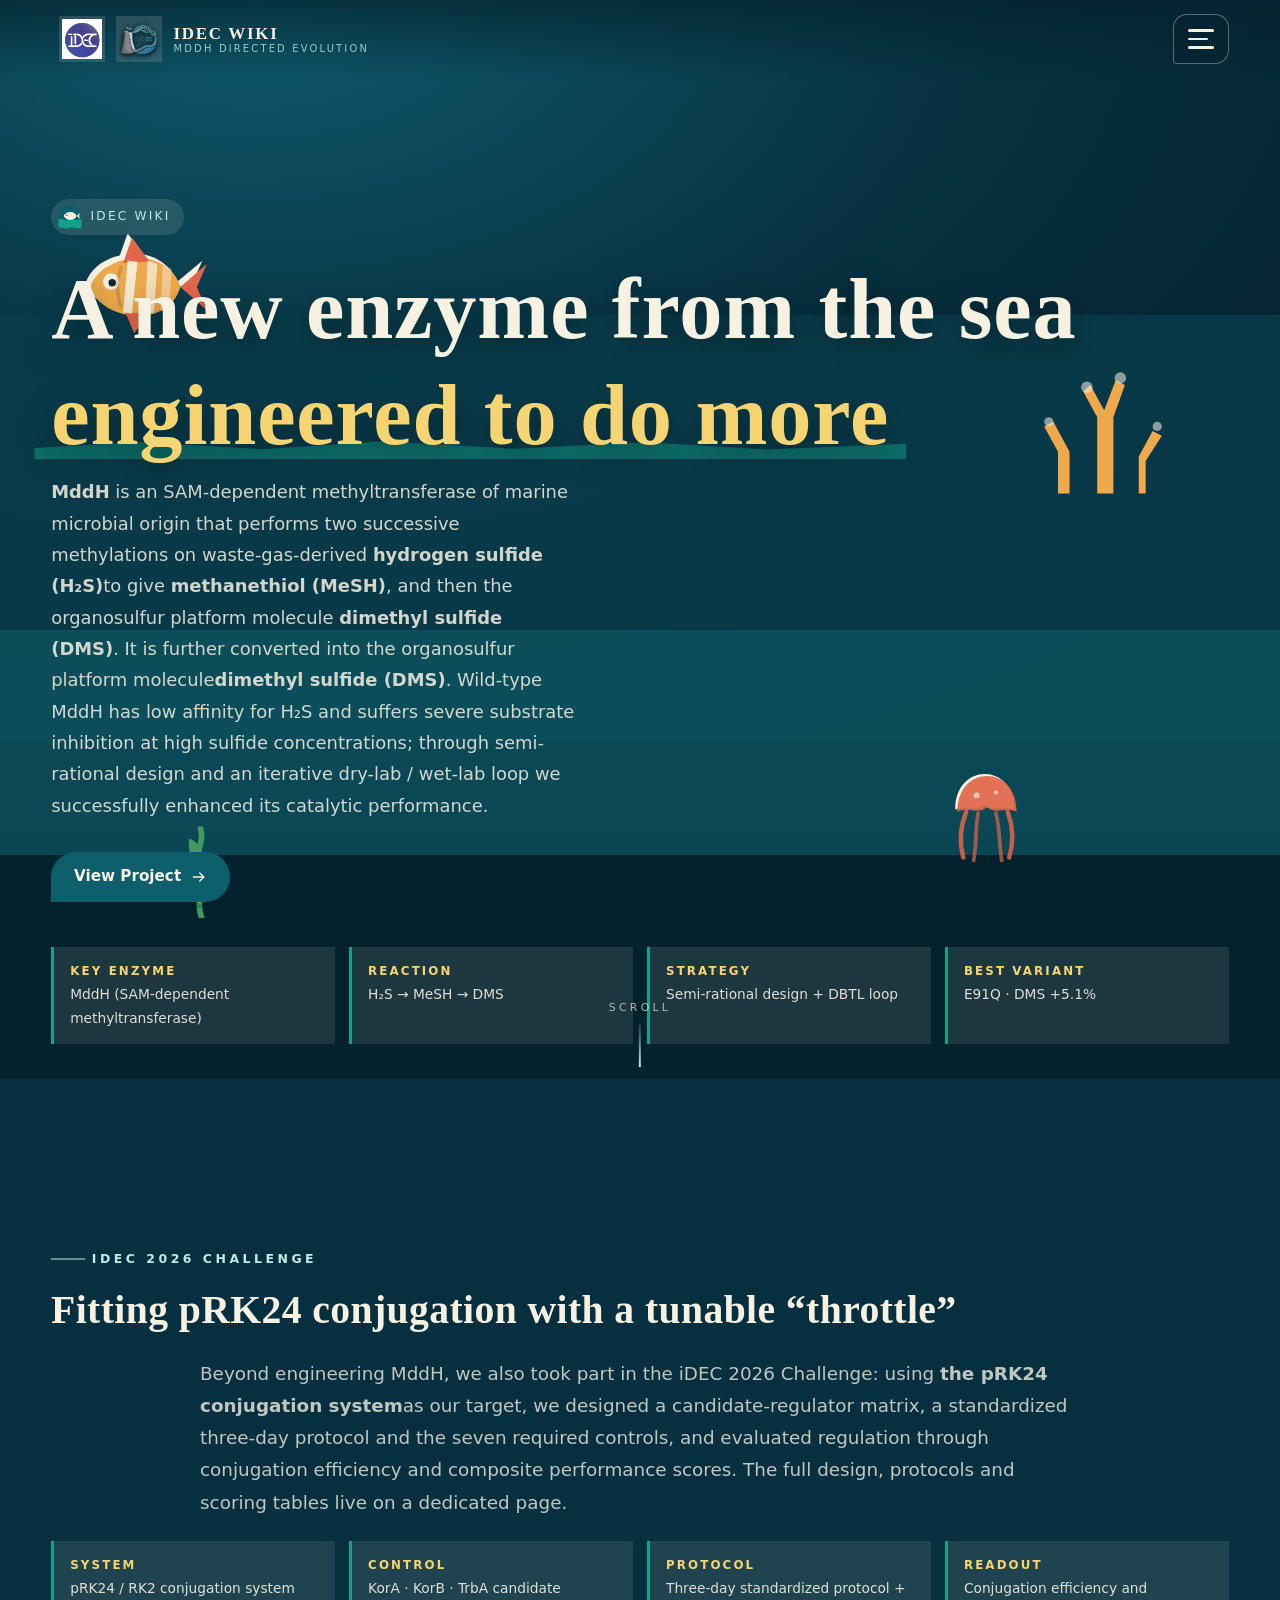
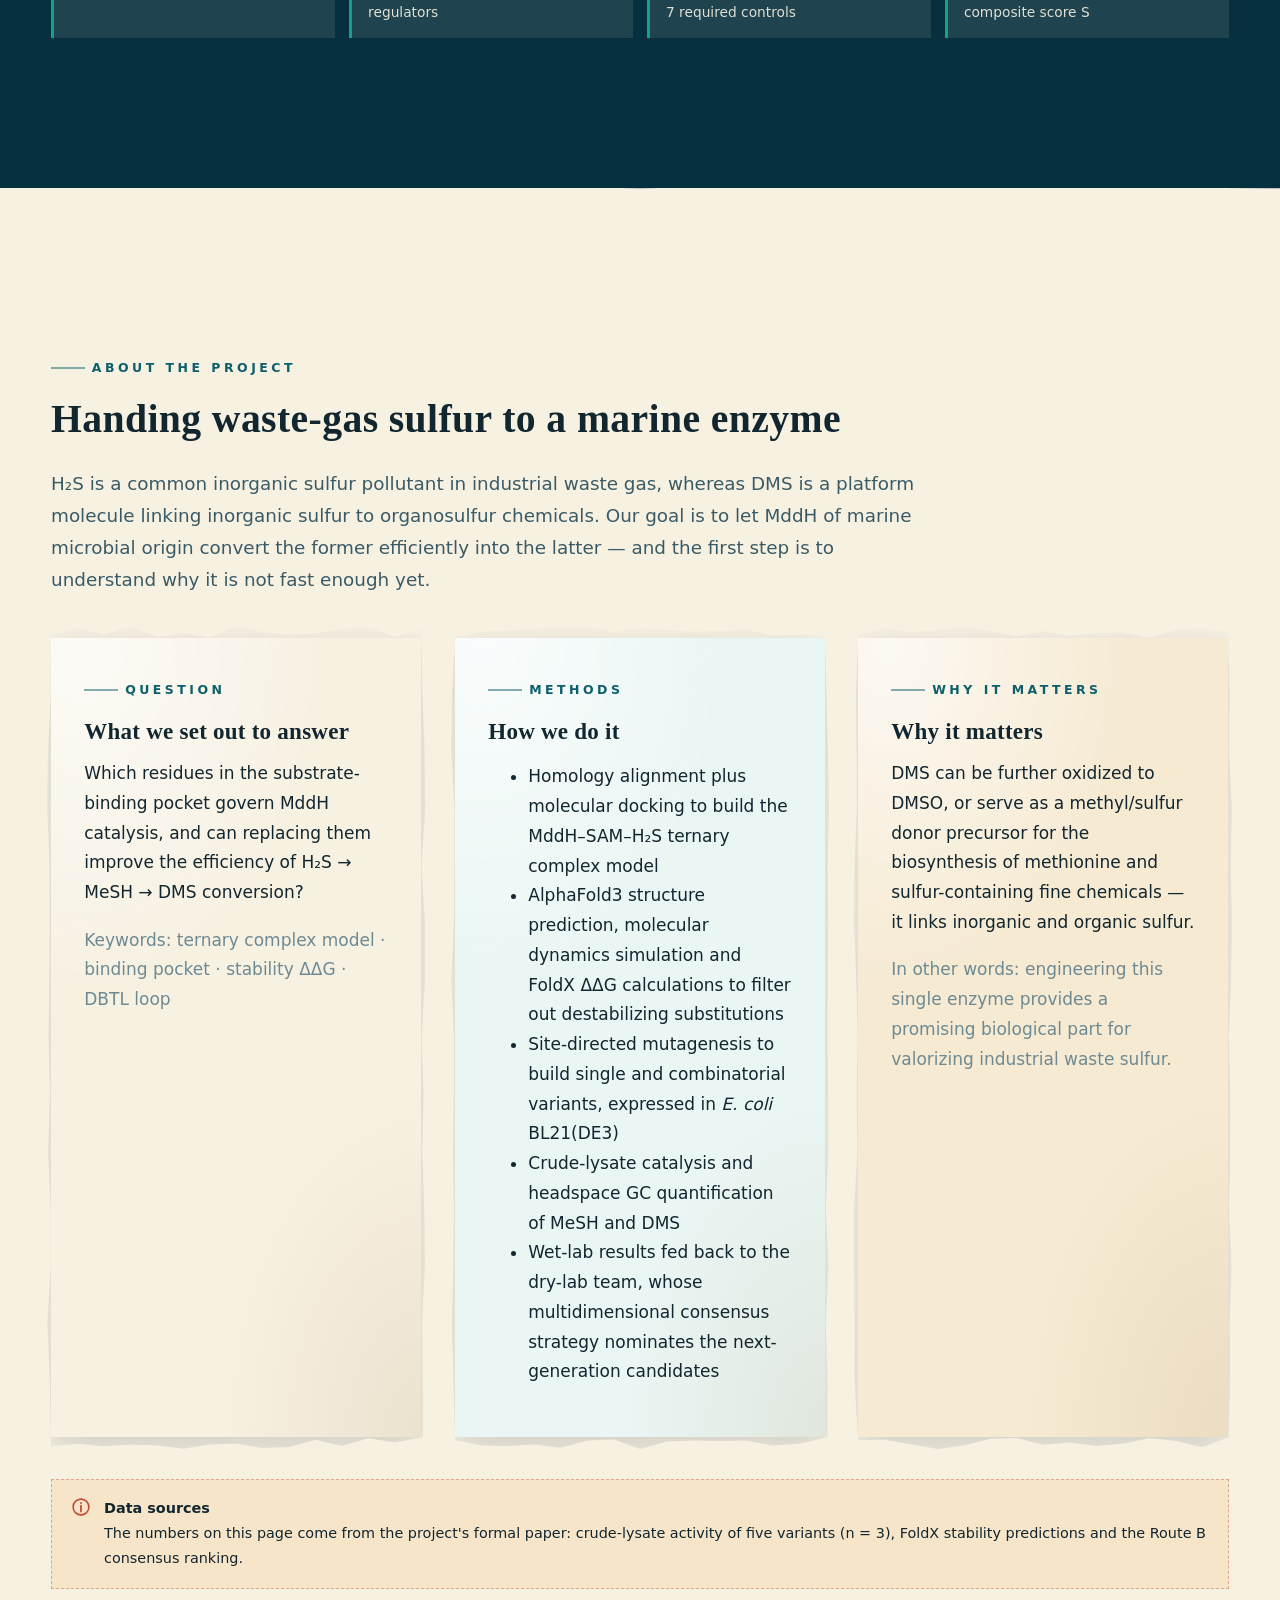
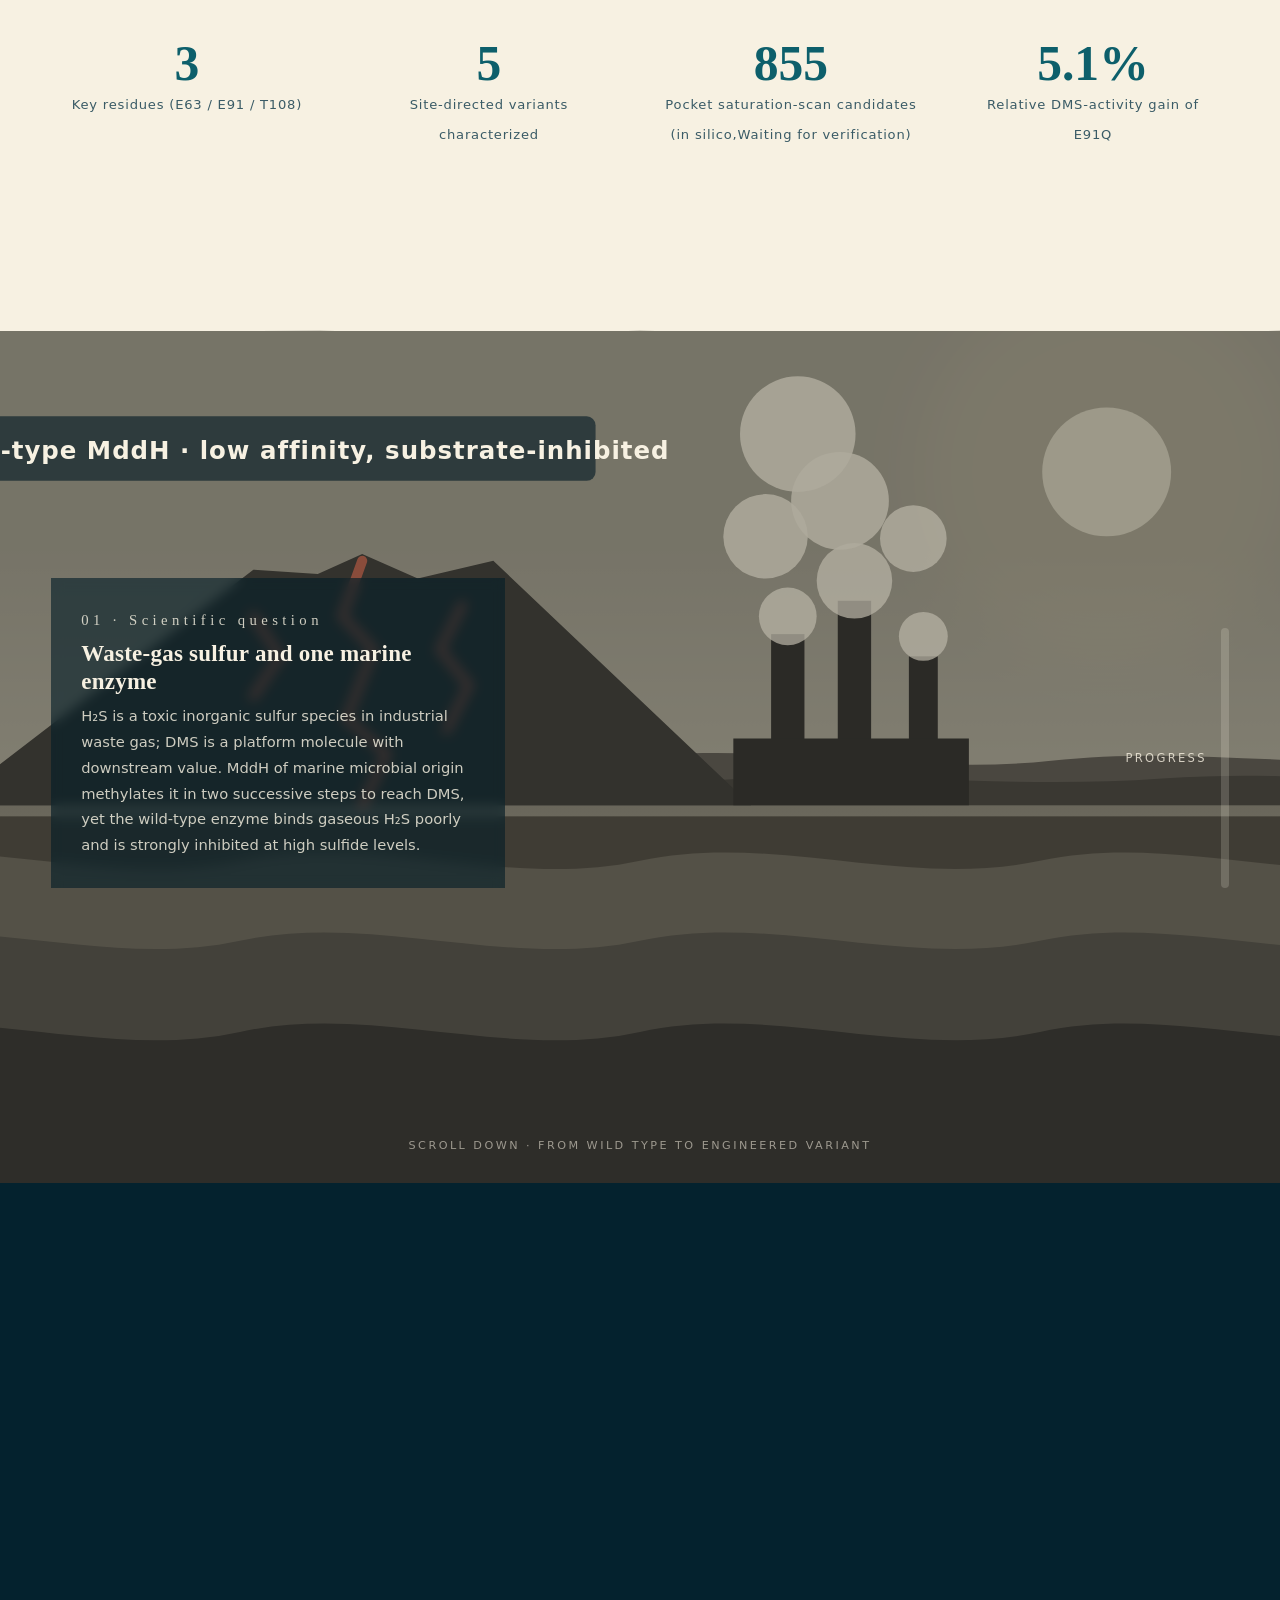
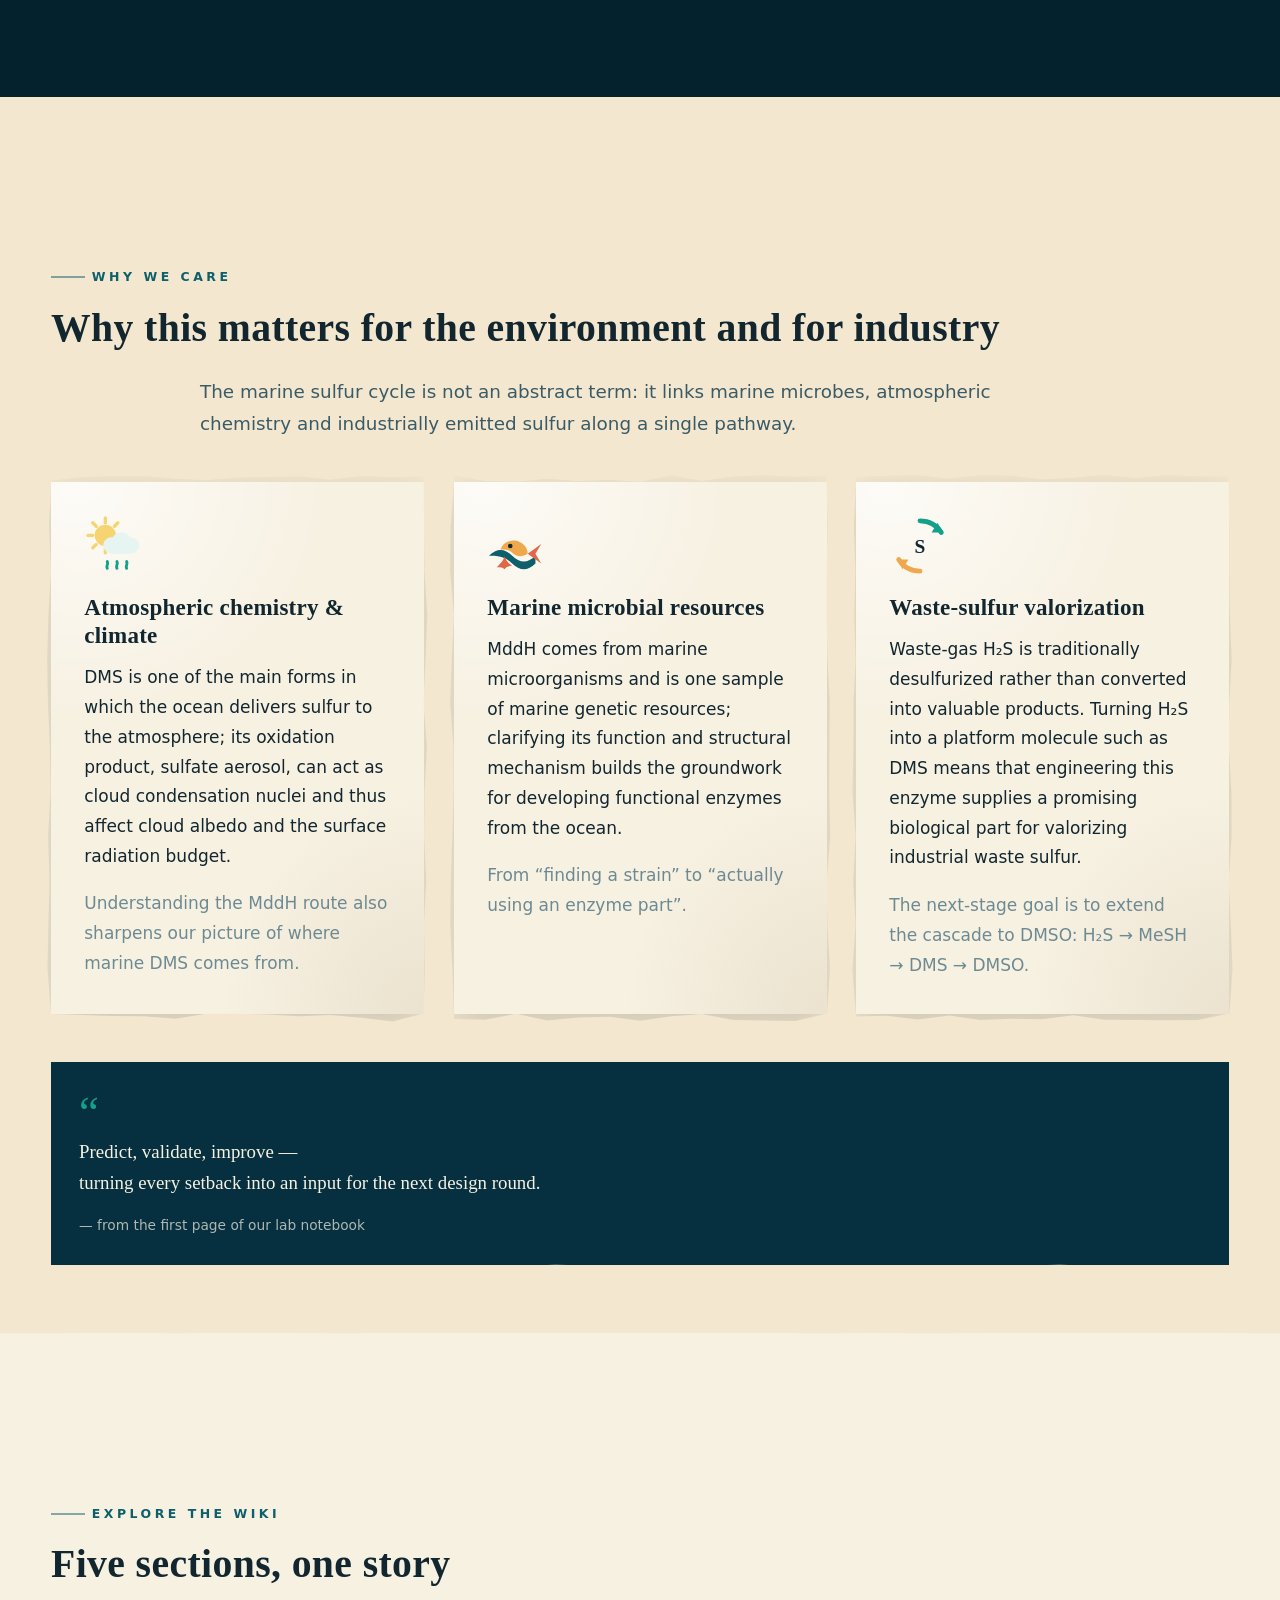
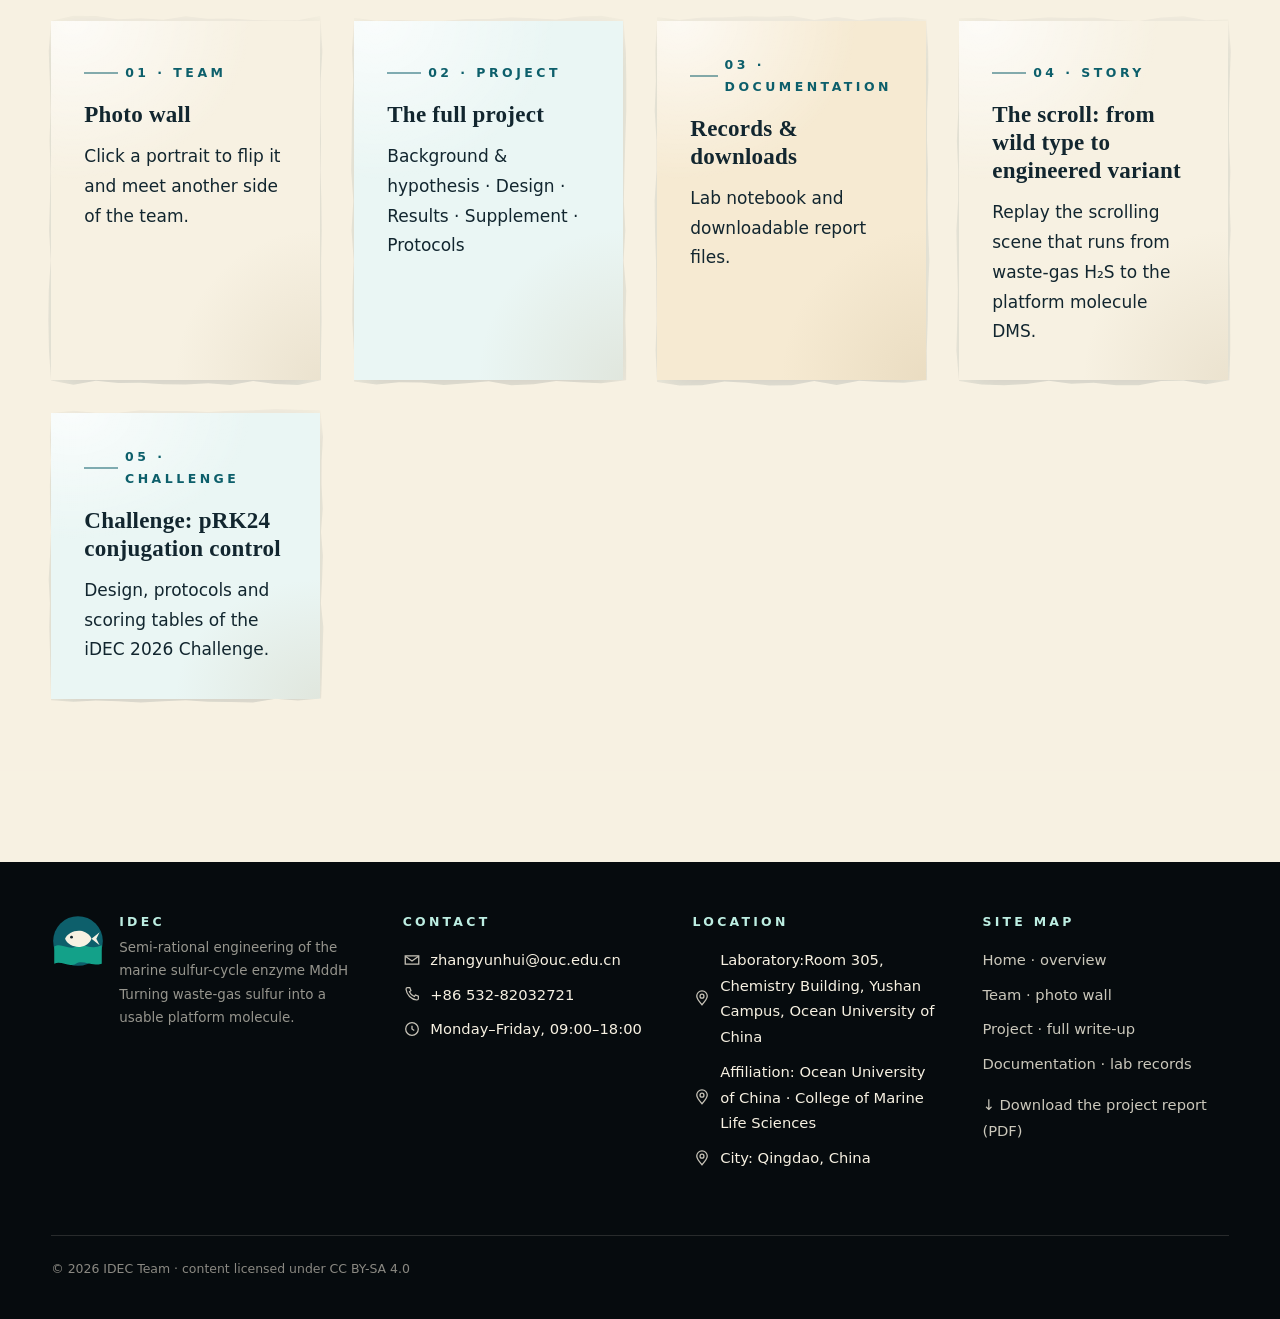
<file: docs/index.html>
<!DOCTYPE html>
<html lang="zh-CN">
<head>
<meta charset="utf-8">
<meta name="viewport" content="width=device-width, initial-scale=1">
<title>IDEC Wiki · Semi-rational Engineering of the Marine Sulfur-Cycle Enzyme MddH</title>
<meta name="description" content="IDEC 队伍 wiki：通过半理性设计与干湿闭环，改造海洋来源的 MddH 甲基转移酶，把废气中的无机硫 H₂S 转化为有机硫平台分子 DMS。">
<link rel="icon" href="assets/img/favicon.png">
<link rel="stylesheet" href="assets/css/style.css">
<noscript>
<style>
  /* fallback when JavaScript is off: no loader trap, everything visible */
  .loader { display: none !important }
  [data-reveal] { opacity: 1 !important; transform: none !important }
  .drawer, .to-top { display: none !important }
  .scene-section { height: auto }
  .scene-sticky { position: static; height: auto; padding: 70px 0 }
  .scene-copy { display: grid; gap: 14px }
  .scene-step { position: static; opacity: 1; transform: none }
  .hero__scroll { display: none }
</style>
</noscript>
</head>
<body>

<!-- ============ 加载界面（可换图片 + 小鱼围着 idec 游动） ============ -->
<div class="loader" id="loader" role="status" aria-live="polite">
  <div class="loader__sea" aria-hidden="true">
    <span data-torn-self data-torn="18" data-torn-edges="top" data-torn-var="--clip" data-torn-seed="loader-sea-1"></span>
    <span data-torn-self data-torn="16" data-torn-edges="top" data-torn-var="--clip" data-torn-seed="loader-sea-2"></span>
    <span data-torn-self data-torn="14" data-torn-edges="top" data-torn-var="--clip" data-torn-seed="loader-sea-3"></span>
  </div>
  <div class="loader__bubbles" aria-hidden="true"></div>

  <div class="loader__inner">
    <!-- 在这里放你们自己的图片：把文件命名为 loader-art.png 放进 assets/img/ -->
    <div class="loader__slot" data-img-slot data-torn-self data-torn="10" data-torn-var="--clip" data-torn-seed="loader-slot">
      <img src="assets/img/loader-art.png" alt="IDEC team photo">
      <span class="slot-hint">Add your image here<br><code>assets/img/loader-art.png</code></span>
    </div>

    <div class="loader__orbit">
      <div class="loader__ring" aria-hidden="true">
        <span class="swimmer"><svg viewBox="0 0 120 92"><use href="#fish-swim"></use></svg></span>
      </div>
      <div class="loader__ring loader__ring--slow" aria-hidden="true">
        <span class="swimmer"><svg viewBox="0 0 124 72" style="color:#8ed07a"><use href="#fish-sil"></use></svg></span>
      </div>
      <div class="loader__ring loader__ring--fast" aria-hidden="true">
        <span class="swimmer"><svg viewBox="0 0 124 72" style="color:#f7d472"><use href="#fish-sil"></use></svg></span>
      </div>
      <div class="loader__word" aria-label="IDEC">
        <span>i</span><span>d</span><span>e</span><span>c</span>
      </div>
    </div>

    <div class="loader__label">Loading<i>.</i><i>.</i><i>.</i></div>
    <div class="loader__bar" data-torn-self data-torn="16" data-torn-edges="all" data-torn-var="--clip" data-torn-seed="loader-bar"><i></i></div>
    <p class="loader__note">IDEC WIKI · MddH · MARINE SULFUR CYCLE</p>
  </div>
</div>

<div class="read-progress" aria-hidden="true"></div>

<!-- ============ 顶部导航（左：logo 位 / 右：三杠折叠菜单） ============ -->
<header class="site-header">
  <div class="site-header__inner">
    <a class="logo-slot" href="index.html">
      <!-- 新增 logo（在原 logo 之前）：把图片放到 assets/img/logo-2.png 即自动显示；没有图片时显示下面的占位字 -->
      <span class="logo-slot__mark" data-img-slot data-torn-self data-torn="9" data-torn-var="--clip" data-torn-seed="logo-mark-2">
        <img src="assets/img/logo-2.png" alt="Ocean University of China logo" style="filter:none; padding:3px">
        <span class="logo-slot__fallback">OUC</span>
      </span>
      <!-- 在这里放 logo：assets/img/logo.png（透明底 PNG 最佳） -->
      <span class="logo-slot__mark" data-img-slot data-torn-self data-torn="9" data-torn-var="--clip" data-torn-seed="logo-mark">
        <img src="assets/img/logo.png" alt="IDEC logo">
        <span class="logo-slot__fallback">IDEC</span>
      </span>
      <span class="logo-slot__text">
        <b>IDEC WIKI</b>
        <small>MddH Directed Evolution</small>
      </span>
    </a>

    <button class="burger" type="button" aria-label="Open navigation menu" aria-expanded="false" aria-controls="drawer">
      <span class="burger__lines" aria-hidden="true"><i></i><i></i><i></i></span>
    </button>
  </div>
</header>

<!-- ============ 折叠抽屉：四个板块 ============ -->
<div class="drawer" id="drawer">
  <div class="drawer__scrim" aria-hidden="true"></div>
  <div class="drawer__panel" role="dialog" aria-modal="true" aria-label="Site navigation">
    <p class="drawer__title">Index</p>
    <nav class="drawer__nav">
      <a class="drawer__link" href="index.html">
        <span class="drawer__num">01</span>
        <span><b>Home</b><small>Home · project overview and updates</small></span>
        <span><svg viewBox="0 0 24 24" width="20" aria-hidden="true"><use href="#ic-arrow"></use></svg></span>
      </a>
      <a class="drawer__link" href="team.html">
        <span class="drawer__num">02</span>
        <span><b>Team</b><small>Photo wall · click a portrait to flip it</small></span>
        <span><svg viewBox="0 0 24 24" width="20" aria-hidden="true"><use href="#ic-arrow"></use></svg></span>
      </a>
      <a class="drawer__link" href="project.html">
        <span class="drawer__num">03</span>
        <span><b>Project</b><small>Description / Design / Results …</small></span>
        <span><svg viewBox="0 0 24 24" width="20" aria-hidden="true"><use href="#ic-arrow"></use></svg></span>
      </a>
      <a class="drawer__link" href="documentation.html">
        <span class="drawer__num">04</span>
        <span><b>Documentation</b><small>Lab Notebook / Download</small></span>
        <span><svg viewBox="0 0 24 24" width="20" aria-hidden="true"><use href="#ic-arrow"></use></svg></span>
      </a>
      <a class="drawer__link" href="challenge.html">
        <span class="drawer__num">05</span>
        <span><b>Challenge</b><small>Challenge · pRK24 conjugation control</small></span>
        <span><svg viewBox="0 0 24 24" width="20" aria-hidden="true"><use href="#ic-arrow"></use></svg></span>
      </a>
    </nav>

    <div class="drawer__art" aria-hidden="true">
      <svg viewBox="0 0 120 92" width="82"><use href="#fish-swim"></use></svg>
      <svg viewBox="0 0 130 130" width="62" style="color:#8ed07a"><use href="#coral-fan"></use></svg>
      <svg viewBox="0 0 90 180" width="26"><use href="#kelp"></use></svg>
    </div>
    <p class="drawer__foot">IDEC · Engineering the marine sulfur-cycle enzyme MddH<br>Content under continuous update · <span data-year>2026</span></p>
  </div>
</div>

<main>

<!-- ============ HERO ============ -->
<section class="hero">
  <div class="hero__layers" aria-hidden="true">
    <span class="hero__layer hero__skyline" data-torn-self data-torn="20" data-torn-edges="top" data-torn-var="--clip" data-torn-seed="hero-sky"></span>
    <span class="hero__layer hero__wave-1" data-torn-self data-torn="18" data-torn-edges="top" data-torn-var="--clip" data-torn-seed="hero-w1"></span>
    <span class="hero__layer hero__wave-2" data-torn-self data-torn="16" data-torn-edges="top" data-torn-var="--clip" data-torn-seed="hero-w2"></span>
    <span class="hero__layer hero__wave-3" data-torn-self data-torn="14" data-torn-edges="top" data-torn-var="--clip" data-torn-seed="hero-w3"></span>
  </div>
  <div class="hero__bubbles" aria-hidden="true"></div>

  <span class="floater" style="left:6%;top:20%;width:132px" data-parallax="0.05" aria-hidden="true">
    <svg viewBox="0 0 120 92"><use href="#fish-swim"></use></svg>
  </span>
  <span class="floater" style="right:8%;top:30%;width:150px;--delay:-2.5s" data-parallax="0.09" aria-hidden="true">
    <svg viewBox="0 0 130 130"><use href="#coral-branch"></use></svg>
  </span>
  <span class="floater" style="right:20%;bottom:22%;width:74px;--delay:-4s" data-parallax="0.03" aria-hidden="true">
    <svg viewBox="0 0 100 130"><use href="#jelly"></use></svg>
  </span>
  <span class="floater" style="left:14%;bottom:16%;width:46px;--delay:-1.2s" data-parallax="0.07" aria-hidden="true">
    <svg viewBox="0 0 90 180"><use href="#kelp"></use></svg>
  </span>

  <div class="hero__inner wrap">
    <span class="hero__badge">
      <svg viewBox="0 0 100 100" aria-hidden="true"><use href="#mark"></use></svg>
      IDEC  Wiki
    </span>
    <h1>A new enzyme from the sea<br><em>engineered to do more</em></h1>
    <p class="hero__sub">
      <b>MddH</b> is an SAM-dependent methyltransferase of marine microbial origin that performs two successive methylations on waste-gas-derived
      <b>hydrogen sulfide (H₂S)</b>to give <b>methanethiol (MeSH)</b>, and then the organosulfur platform molecule <b>dimethyl sulfide (DMS)</b>. It is further converted into the organosulfur platform molecule<b>dimethyl sulfide (DMS)</b>. Wild-type MddH has low affinity for H₂S and suffers severe substrate inhibition at high sulfide concentrations; through semi-rational design and an iterative dry-lab / wet-lab loop we successfully enhanced its catalytic performance.
    </p>
    <div class="hero__cta row">
      <a class="btn btn--sea" href="project.html">
        View Project
        <svg viewBox="0 0 24 24" width="18" aria-hidden="true"><use href="#ic-arrow"></use></svg>
      </a>
      
    </div>

    <div class="hero__cards">
      <div class="hero__chip"><b>Key enzyme</b>MddH (SAM-dependent methyltransferase)</div>
      <div class="hero__chip"><b>Reaction</b>H₂S → MeSH → DMS</div>
      <div class="hero__chip"><b>Strategy</b>Semi-rational design + DBTL loop</div>
      <div class="hero__chip"><b>Best variant</b>E91Q · DMS +5.1%</div>
    </div>
  </div>

  <div class="hero__scroll" aria-hidden="true"><span>Scroll</span><i></i></div>
</section>

<!-- ============ challenge指路（醒目入口） ============ -->
<section class="band band--deep on-dark" id="challenge">
  <div class="tear tear--top" data-torn-self data-torn="22" data-torn-edges="top" data-torn-var="--clip" data-torn-seed="tear-challenge" aria-hidden="true"></div>
  <div class="wrap">
    <span class="eyebrow" data-reveal>iDEC 2026 Challenge</span>
    <h2 data-reveal>Fitting pRK24 conjugation with a tunable “throttle”</h2>
    <p class="lede wrap--narrow" data-reveal style="margin-bottom:1.4rem">
      Beyond engineering MddH, we also took part in the iDEC 2026 Challenge: using <b>the pRK24 conjugation system</b>as our target, we designed a candidate-regulator matrix, a standardized three-day protocol and the seven required controls, and evaluated regulation through conjugation efficiency and composite performance scores. The full design, protocols and scoring tables live on a dedicated page.
    </p>
    <div class="hero__cards" style="margin-top:0">
      <div class="hero__chip"><b>System</b>pRK24 / RK2 conjugation system</div>
      <div class="hero__chip"><b>Control</b>KorA · KorB · TrbA candidate regulators</div>
      <div class="hero__chip"><b>Protocol</b>Three-day standardized protocol + 7 required controls</div>
      <div class="hero__chip"><b>Readout</b>Conjugation efficiency and composite score S</div>
    </div>
    <div class="row" data-reveal style="margin-top:1.8rem">
      <a class="btn btn--coral" href="challenge.html">
        Open the Challenge page
        <svg viewBox="0 0 24 24" width="18" aria-hidden="true"><use href="#ic-arrow"></use></svg>
      </a>
      <a class="btn btn--ghost" href="challenge.html#scoring">View scoring metrics & summary table</a>
    </div>
  </div>
</section>

<!-- ============ ABOUT ============ -->
<section class="band band--paper" id="about">
  <div class="tear tear--top" data-torn-self data-torn="22" data-torn-edges="top" data-torn-var="--clip" data-torn-seed="tear-about" aria-hidden="true"></div>
  <div class="wrap">
    <span class="eyebrow" data-reveal>About the project</span>
    <h2 data-reveal>Handing waste-gas sulfur to a marine enzyme</h2>
    <p class="lede wrap--narrow" style="margin:0 0 2.6rem" data-reveal>
      H₂S is a common inorganic sulfur pollutant in industrial waste gas, whereas DMS is a platform molecule linking inorganic sulfur to organosulfur chemicals. Our goal is to let MddH of marine microbial origin convert the former efficiently into the latter — and the first step is to understand why it is not fast enough yet.
    </p>

    <div class="card-grid">
      <article class="paper" data-reveal data-torn="14" data-torn-var="--clip" data-torn-seed="about-1">
        <span class="eyebrow">Question</span>
        <h3>What we set out to answer</h3>
        <p>Which residues in the substrate-binding pocket govern MddH catalysis, and can replacing them improve the efficiency of H₂S → MeSH → DMS conversion?</p>
        <p class="muted">Keywords: ternary complex model · binding pocket · stability ΔΔG · DBTL loop</p>
      </article>

      <article class="paper paper--mist" data-reveal data-torn="14" data-torn-var="--clip" data-torn-seed="about-2">
        <span class="eyebrow">Methods</span>
        <h3>How we do it</h3>
        <ul>
          <li>Homology alignment plus molecular docking to build the MddH–SAM–H₂S ternary complex model</li>
          <li>AlphaFold3 structure prediction, molecular dynamics simulation and FoldX ΔΔG calculations to filter out destabilizing substitutions</li>
          <li>Site-directed mutagenesis to build single and combinatorial variants, expressed in <i>E. coli</i> BL21(DE3)</li>
          <li>Crude-lysate catalysis and headspace GC quantification of MeSH and DMS</li>
          <li>Wet-lab results fed back to the dry-lab team, whose multidimensional consensus strategy nominates the next-generation candidates</li>
        </ul>
      </article>

      <article class="paper paper--sand" data-reveal data-torn="14" data-torn-var="--clip" data-torn-seed="about-3">
        <span class="eyebrow">Why it matters</span>
        <h3>Why it matters</h3>
        <p>DMS can be further oxidized to DMSO, or serve as a methyl/sulfur donor precursor for the biosynthesis of methionine and sulfur-containing fine chemicals — it links inorganic and organic sulfur.</p>
        <p class="muted">In other words: engineering this single enzyme provides a promising biological part for valorizing industrial waste sulfur.</p>
      </article>
    </div>

    <div class="note" style="margin-top:2.6rem" data-reveal>
      <svg viewBox="0 0 24 24" aria-hidden="true"><use href="#ic-info"></use></svg>
      <div>
        <b>Data sources</b>
        The numbers on this page come from the project's formal paper: crude-lysate activity of five variants (n = 3), FoldX stability predictions and the Route B consensus ranking.
      </div>
    </div>

    <div class="stats" style="margin-top:2rem">
      <div class="stat" data-reveal><b data-count="3" data-from="1">3</b><span>Key residues (E63 / E91 / T108)</span></div>
      <div class="stat" data-reveal><b data-count="5" data-from="2">5</b><span>Site-directed variants characterized</span></div>
      <div class="stat" data-reveal><b data-count="855" data-from="200">855</b><span>Pocket saturation-scan candidates (in silico,Waiting for verification)</span></div>
      <div class="stat" data-reveal><b data-count="5.1" data-from="1" data-decimals="1" data-suffix="%">5.1%</b><span>Relative DMS-activity gain of E91Q</span></div>
    </div>
  </div>
</section>

<!-- ============ 长卷：从浑浊到生机 ============ -->
<section class="scene-section" id="heal" aria-label="Scroll-driven torn-paper illustration of the ocean">
  <div class="tear tear--hang" style="--band:#f7f1e2" data-torn-self data-torn="20" data-torn-edges="bottom" data-torn-var="--clip" data-torn-seed="tear-scene" aria-hidden="true"></div>
  <div class="scene-sticky">
    <div class="scene-svg">
      <svg viewBox="0 0 1440 810" preserveAspectRatio="xMidYMid slice" role="img"
           aria-label="撕纸拼贴插画：冒烟的火山与工厂，随页面下滑逐渐变成生机勃勃的绿色海洋，代表硫化物的绿色生物转化">
        <defs>
          <filter id="soft" x="-40%" y="-40%" width="180%" height="180%">
            <feGaussianBlur stdDeviation="26"></feGaussianBlur>
          </filter>
          <linearGradient id="sky-fade" x1="0" y1="0" x2="0" y2="1">
            <stop id="sky-fade-a" offset="0" stop-color="#6d6a5e" stop-opacity="0"></stop>
            <stop id="sky-fade-b" offset="1" stop-color="#6d6a5e" stop-opacity=".95"></stop>
          </linearGradient>
        </defs>

        <!-- 天空 -->
        <rect id="sky-top" x="0" y="0" width="1440" height="810" fill="#3f3c34"></rect>
        <rect id="sky-bottom" x="0" y="240" width="1440" height="240" fill="url(#sky-fade)"></rect>
        <circle id="sunGlow" cx="1140" cy="170" r="170" fill="#f7d472" opacity=".1" filter="url(#soft)"></circle>
        <circle id="sun" cx="1140" cy="170" r="58" fill="#c9c2ac"></circle>
        <rect id="haze" x="0" y="0" width="1440" height="470" fill="#8d8a7c" opacity=".72"></rect>

        <!-- 远山 -->
        <path id="hill-far" fill="#4a4740"
              d="M0 470C120 430 220 452 340 436 470 419 560 445 700 428 840 411 960 444 1090 430 1220 416 1330 440 1440 426L1440 470 0 470Z"></path>
        <path id="hill-mid" fill="#3a3832"
              d="M0 470C150 448 250 462 380 452 520 441 640 458 780 448 920 438 1050 456 1190 446 1300 438 1380 452 1440 444L1440 470 0 470Z"></path>

        <!-- 火山（撕纸拼贴） -->
        <path id="volcano" fill="#33322d"
              d="M96 470 372 258 430 262 470 244 520 266 588 250 820 470Z"></path>
        <path id="volcano-veins" opacity=".5" fill="none" stroke="#e2664a" stroke-width="9" stroke-linecap="round"
              d="M470 250 452 300 480 330 456 392 492 424 470 470M372 300 396 336 372 372M560 290 540 330 566 362 546 402"></path>

        <!-- 工厂烟囱 -->
        <g id="chimneys" fill="#2b2a26">
          <rect x="838" y="316" width="30" height="112"></rect>
          <rect x="898" y="286" width="30" height="142"></rect>
          <rect x="962" y="336" width="26" height="92"></rect>
          <path d="M804 470 1016 470 1016 410 804 410Z"></path>
        </g>

        <!-- 烟 -->
        <g id="smoke" fill="#b9b4a6" opacity=".85">
          <circle cx="853" cy="300" r="26"></circle>
          <circle cx="913" cy="268" r="34"></circle>
          <circle cx="975" cy="318" r="22"></circle>
          <circle cx="833" cy="228" r="38"></circle>
          <circle cx="900" cy="196" r="44"></circle>
          <circle cx="966" cy="230" r="30"></circle>
          <circle cx="862" cy="136" r="52"></circle>
        </g>

        <!-- 海：三层撕纸浪 -->
        <path id="sea-far" fill="#545147"
              d="M0 520C120 494 240 546 360 520 480 494 600 546 720 520 840 494 960 546 1080 520 1200 494 1320 546 1440 520L1440 810 0 810Z"></path>
        <path id="sea-mid" fill="#43413a"
              d="M0 592C120 566 240 618 360 592 480 566 600 618 720 592 840 566 960 618 1080 592 1200 566 1320 618 1440 592L1440 810 0 810Z"></path>
        <path id="sea-near" fill="#2e2d29"
              d="M0 674C120 648 240 700 360 674 480 648 600 700 720 674 840 648 960 700 1080 674 1200 648 1320 700 1440 674L1440 810 0 810Z"></path>

        <!-- 浪花（恢复生机后出现） -->
        <g id="foam" fill="none" stroke="#f7f1e2" stroke-width="7" stroke-linecap="round">
          <path d="M0 512C120 486 240 538 360 512 480 486 600 538 720 512 840 486 960 538 1080 512 1200 486 1320 538 1440 512" opacity="0"></path>
          <path d="M0 584C120 558 240 610 360 584 480 558 600 610 720 584 840 558 960 610 1080 584 1200 558 1320 610 1440 584" opacity="0"></path>
          <path d="M0 666C120 640 240 692 360 666 480 640 600 692 720 666 840 640 960 692 1080 666 1200 640 1320 692 1440 666" opacity="0"></path>
        </g>

        <!-- 生命：珊瑚 / 鱼 / 水母 / 海藻（撕纸拼贴） -->
        <g id="life" opacity="0">
          <g id="life-plants">
            <use href="#kelp" x="88" y="600" width="80" height="160"></use>
            <use href="#kelp" x="150" y="640" width="64" height="128" style="--c1:#2f8a52;--c2:#a5da8a"></use>
            <use href="#kelp" x="1246" y="612" width="72" height="146" style="--c1:#357f4d"></use>
            <use href="#kelp" x="1300" y="656" width="56" height="112" style="--c2:#8ed07a"></use>
          </g>
          <g id="life-corals">
            <use href="#coral-fan" x="218" y="646" width="150" height="150"></use>
            <use href="#coral-branch" x="1050" y="668" width="140" height="140" style="--c1:#efa94c"></use>
            <use href="#coral-branch" x="980" y="706" width="100" height="100" style="--c1:#e2664a"></use>
            <use href="#shell" x="392" y="736" width="62" height="62" style="--c1:#f7d472"></use>
          </g>
          <g id="life-fish">
            <use href="#fish-swim" x="520" y="596" width="132" height="101"></use>
            <use href="#fish-swim" x="700" y="668" width="94" height="72" style="--c1:#13a189;--c2:#0d5f6b"></use>
            <use href="#fish-sil" x="330" y="628" width="120" height="70" style="color:#0a6f6a"></use>
            <use href="#fish-sil" x="880" y="600" width="102" height="60" style="color:#0f7d7a"></use>
            <use href="#fish-swim" x="196" y="720" width="76" height="58" style="--c1:#f7d472;--c2:#efa94c"></use>
          </g>
          <g id="life-small">
            <use href="#jelly" x="618" y="540" width="66" height="86"></use>
            <use href="#shell" x="1120" y="700" width="52" height="52" style="--c1:#f7f1e2"></use>
            <circle cx="470" cy="700" r="6" fill="#bdeee2" opacity=".8"></circle>
            <circle cx="820" cy="742" r="5" fill="#bdeee2" opacity=".7"></circle>
            <circle cx="952" cy="678" r="7" fill="#bdeee2" opacity=".65"></circle>
            <circle cx="286" cy="770" r="6" fill="#bdeee2" opacity=".6"></circle>
            <circle cx="1216" cy="748" r="8" fill="#bdeee2" opacity=".7"></circle>
          </g>
          <g id="life-plankton">
            <g fill="#8ed07a" opacity=".9">
              <circle cx="140" cy="534" r="5"></circle>
              <circle cx="272" cy="556" r="4"></circle>
              <circle cx="404" cy="532" r="6"></circle>
              <circle cx="536" cy="560" r="4"></circle>
              <circle cx="668" cy="536" r="5"></circle>
              <circle cx="800" cy="558" r="4"></circle>
              <circle cx="932" cy="534" r="6"></circle>
              <circle cx="1064" cy="560" r="4"></circle>
              <circle cx="1196" cy="536" r="5"></circle>
              <circle cx="1320" cy="556" r="4"></circle>
            </g>
          </g>
        </g>

        <!-- DMSP → DMS → 云凝结核 -->
        <g id="molecules" opacity="0">
          <g id="mol-1"><use href="#chip-h2s" x="356" y="486" width="96" height="35"></use></g>
          <g id="mol-2"><use href="#chip-mesh" x="742" y="500" width="112" height="41"></use></g>
          <g id="mol-3"><use href="#chip-sam" x="520" y="440" width="100" height="37"></use></g>
          <g id="mol-4"><use href="#chip-dms" x="900" y="452" width="92" height="37"></use></g>
          <g id="mol-5"><use href="#chip-dms" x="640" y="352" width="88" height="36" style="--c1:#f7d472"></use></g>
        </g>

        <!-- 云 -->
        <g id="scene-cloud" opacity="0">
          <use href="#cloud-paper" x="700" y="120" width="300" height="160" style="--c1:#e6f4f2"></use>
          <use href="#cloud-paper" x="940" y="76" width="240" height="128" style="--c1:#f7f1e2"></use>
          <use href="#cloud-paper" x="520" y="70" width="220" height="117" style="--c1:#d7efe9"></use>
        </g>

        <!-- 海鸟 -->
        <g id="birds" opacity="0" fill="none" stroke="#12262f" stroke-width="4" stroke-linecap="round">
          <path d="M300 188c14-14 22-14 34 0 12-14 20-14 34 0"></path>
          <path d="M382 228c10-10 16-10 25 0 9-10 15-10 25 0"></path>
          <path d="M258 244c8-8 13-8 20 0 7-8 12-8 20 0"></path>
        </g>

        <!-- 场景标注（撕纸标签） -->
        <g id="scene-label-a" opacity="1">
          <rect x="60" y="120" width="620" height="58" rx="8" fill="#12262f" opacity=".72"></rect>
          <text class="scene-label" x="86" y="158" fill="#f7f1e2">Wild-type MddH · low affinity, substrate-inhibited</text>
        </g>
        <g id="scene-label-b" opacity="0">
          <rect x="60" y="120" width="560" height="58" rx="8" fill="#0d5f6b" opacity=".82"></rect>
          <text class="scene-label" x="86" y="158" fill="#f7f1e2">Engineered variant · E91Q lifts DMS by 5.1%</text>
        </g>
      </svg>
    </div>

    <div class="scene-hud">
      <div class="scene-copy">
        <article class="scene-step is-active">
          <p class="scene-step__no">01 · Scientific question</p>
          <h3>Waste-gas sulfur and one marine enzyme</h3>
          <p>H₂S is a toxic inorganic sulfur species in industrial waste gas; DMS is a platform molecule with downstream value. MddH of marine microbial origin methylates it in two successive steps to reach DMS, yet the wild-type enzyme binds gaseous H₂S poorly and is strongly inhibited at high sulfide levels.</p>
        </article>
        <article class="scene-step">
          <p class="scene-step__no">02 · Computational design</p>
          <h3>Compute first, then pipette</h3>
          <p>Homology alignment plus molecular docking to build the MddH–SAM–H₂S ternary complex model; AlphaFold3 structures,
             molecular dynamics to validate binding poses and FoldX ΔΔG calculations that discard destabilizing substitutions first pointed to three sites: E63, E91 and T108.</p>
        </article>
        <article class="scene-step">
          <p class="scene-step__no">03 · Wet-lab validation</p>
          <h3>Let the data speak</h3>
          <p>Five variants were built and expressed in <i>E. coli</i> , then assayed with crude lysates and headspace GC. The result was unambiguous: E91Q raised DMS production by 5.1% (P = 0.0045), whereas mutating E63 dropped activity below 10% of wild type.</p>
        </article>
        <article class="scene-step">
          <p class="scene-step__no">04 · Closing the loop</p>
          <h3>Turning setbacks into inputs</h3>
          <p>The lessons of round one were written back into the model: three-predictor consensus + a stability red line + a ligand conformational gate, which generated 855 candidates.
             Next we will validate the next-generation candidates and co-express them with the monooxygenase Tmm, exploring the potential of the H₂S → MeSH → DMS → DMSO cascade.</p>
        </article>
      </div>
      <div class="scene-rail">
        <span>Progress</span>
        <div class="scene-rail__track" aria-hidden="true"><div class="scene-rail__fill"></div></div>
      </div>
    </div>
    <p class="scene-legend">Scroll down · from wild type to engineered variant</p>
  </div>
</section>


<!-- ============ 环境保护意义 ============ -->
<section class="band band--sand" id="impact">
  <div class="tear tear--top" data-torn-self data-torn="22" data-torn-edges="top" data-torn-var="--clip" data-torn-seed="tear-impact" aria-hidden="true"></div>
  <div class="wrap">
    <span class="eyebrow" data-reveal>Why we care</span>
    <h2 data-reveal>Why this matters for the environment and for industry</h2>
    <p class="lede wrap--narrow" style="margin-bottom:2.6rem" data-reveal>
      The marine sulfur cycle is not an abstract term: it links marine microbes, atmospheric chemistry and industrially emitted sulfur along a single pathway.
    </p>

    <div class="impact">
      <article class="paper" data-reveal data-torn="12" data-torn-var="--clip" data-torn-seed="impact-1">
        <span class="impact__icon" style="color:#0d5f6b" aria-hidden="true">
          <svg viewBox="0 0 64 64"><use href="#ic-climate"></use></svg>
        </span>
        <h3>Atmospheric chemistry & climate</h3>
        <p>DMS is one of the main forms in which the ocean delivers sulfur to the atmosphere; its oxidation product, sulfate aerosol, can act as cloud condensation nuclei and thus affect cloud albedo and the surface radiation budget.</p>
        <p class="muted">Understanding the MddH route also sharpens our picture of where marine DMS comes from.</p>
      </article>

      <article class="paper" data-reveal data-torn="12" data-torn-var="--clip" data-torn-seed="impact-2">
        <span class="impact__icon" aria-hidden="true">
          <svg viewBox="0 0 64 64"><use href="#ic-eco"></use></svg>
        </span>
        <h3>Marine microbial resources</h3>
        <p>MddH comes from marine microorganisms and is one sample of marine genetic resources; clarifying its function and structural mechanism builds the groundwork for developing functional enzymes from the ocean.</p>
        <p class="muted">From “finding a strain” to “actually using an enzyme part”.</p>
      </article>

      <article class="paper" data-reveal data-torn="12" data-torn-var="--clip" data-torn-seed="impact-3">
        <span class="impact__icon" aria-hidden="true">
          <svg viewBox="0 0 64 64"><use href="#ic-cycle"></use></svg>
        </span>
        <h3>Waste-sulfur valorization</h3>
        <p>Waste-gas H₂S is traditionally desulfurized rather than converted into valuable products. Turning H₂S into a platform molecule such as DMS means that engineering this enzyme supplies a promising biological part for valorizing industrial waste sulfur.</p>
        <p class="muted">The next-stage goal is to extend the cascade to DMSO: H₂S → MeSH → DMS → DMSO.</p>
      </article>
    </div>




    
    <div class="quote" style="margin-top:3rem" data-reveal data-torn="14" data-torn-var="--clip" data-torn-seed="quote" data-torn-self>
      Predict, validate, improve —<br>turning every setback into an input for the next design round.
      <p style="font-family:var(--font-body);font-size:.86rem;margin-top:1rem;color:rgba(247,241,226,.7)">
        — from the first page of our lab notebook
      </p>
    </div>
  </div>
</section>

<!-- ============ 快捷入口 ============ -->
<section class="band band--paper" id="explore">
  <div class="tear tear--top" data-torn-self data-torn="22" data-torn-edges="top" data-torn-var="--clip" data-torn-seed="tear-explore" aria-hidden="true"></div>
  <div class="wrap">
    <span class="eyebrow" data-reveal>Explore the wiki</span>
    <h2 data-reveal>Five sections, one story</h2>
    <div class="card-grid" style="margin-top:2rem">
      <a class="paper" style="text-decoration:none" href="team.html" data-reveal data-torn="12" data-torn-var="--clip" data-torn-seed="nav-1">
        <span class="eyebrow">01 · Team</span>
        <h3>Photo wall</h3>
        <p>Click a portrait to flip it and meet another side of the team.</p>
      </a>
      <a class="paper paper--mist" style="text-decoration:none" href="project.html" data-reveal data-torn="12" data-torn-var="--clip" data-torn-seed="nav-2">
        <span class="eyebrow">02 · Project</span>
        <h3>The full project</h3>
        <p>Background & hypothesis · Design · Results · Supplement · Protocols</p>
      </a>
      <a class="paper paper--sand" style="text-decoration:none" href="documentation.html" data-reveal data-torn="12" data-torn-var="--clip" data-torn-seed="nav-3">
        <span class="eyebrow">03 · Documentation</span>
        <h3>Records & downloads</h3>
        <p>Lab notebook and downloadable report files.</p>
      </a>
      <a class="paper" style="text-decoration:none" href="#heal" data-reveal data-torn="12" data-torn-var="--clip" data-torn-seed="nav-4">
        <span class="eyebrow">04 · Story</span>
        <h3>The scroll: from wild type to engineered variant</h3>
        <p>Replay the scrolling scene that runs from waste-gas H₂S to the platform molecule DMS.</p>
      </a>
      <a class="paper paper--mist" style="text-decoration:none" href="challenge.html" data-reveal data-torn="12" data-torn-var="--clip" data-torn-seed="nav-5">
        <span class="eyebrow">05 · Challenge</span>
        <h3>Challenge: pRK24 conjugation control</h3>
        <p>Design, protocols and scoring tables of the iDEC 2026 Challenge.</p>
      </a>
    </div>
  </div>
</section>

</main>

<!-- ============ 黑色页脚：联系方式与地点 ============ -->
<footer class="site-footer" id="contact">
  <div class="tear tear--hang" style="--band:#f7f1e2" data-torn-self data-torn="22" data-torn-edges="bottom" data-torn-var="--clip" data-torn-seed="tear-footer" aria-hidden="true"></div>
  <div class="wrap">
    <div class="site-footer__grid">
      <div class="footer-brand">
        <svg viewBox="0 0 100 100" aria-hidden="true"><use href="#mark"></use></svg>
        <div>
          <h4 style="margin-bottom:.4rem">IDEC</h4>
          <p class="footer-note">
            Semi-rational engineering of the marine sulfur-cycle enzyme MddH<br>
            Turning waste-gas sulfur into a usable platform molecule.
          </p>
        </div>
      </div>

      <div>
        <h4>Contact</h4>
        <div class="footer-list">
          <span class="contact-line" data-copy="idec-team@example.com">
            <svg viewBox="0 0 24 24" aria-hidden="true"><use href="#ic-mail"></use></svg>
            zhangyunhui@ouc.edu.cn
          </span>
          <span class="contact-line" data-copy=" +86 532-82032721">
            <svg viewBox="0 0 24 24" aria-hidden="true"><use href="#ic-phone"></use></svg>
            +86 532-82032721 
          </span>
          <span class="contact-line">
            <svg viewBox="0 0 24 24" aria-hidden="true"><use href="#ic-clock"></use></svg>
            Monday–Friday, 09:00–18:00
          </span>
        </div>
      </div>

      <div>
        <h4>Location</h4>
        <div class="footer-list">
          <span class="contact-line">
            <svg viewBox="0 0 24 24" aria-hidden="true"><use href="#ic-pin"></use></svg>
            Laboratory:Room 305, Chemistry Building, Yushan Campus, Ocean University of China
          </span>
          <span class="contact-line">
            <svg viewBox="0 0 24 24" aria-hidden="true"><use href="#ic-pin"></use></svg>
            Affiliation: Ocean University of China · College of Marine Life Sciences
          </span>
          <span class="contact-line">
            <svg viewBox="0 0 24 24" aria-hidden="true"><use href="#ic-pin"></use></svg>
            City: Qingdao, China
          </span>
        </div>
      </div>

      <div>
        <h4>Site map</h4>
        <div class="footer-list">
          <a href="index.html">Home · overview</a>
          <a href="team.html">Team · photo wall</a>
          <a href="project.html">Project · full write-up</a>
          <a href="documentation.html">Documentation · lab records</a>
        </div>
        <div class="footer-list" style="margin-top:1rem">
          <a href="assets/files/idec-report.pdf" data-file="assets/files/idec-report.pdf">
            ↓ Download the project report (PDF)
          </a>
        </div>
      </div>
    </div>

    <div class="footer-bottom">
      <span>© <span data-year>2026</span> IDEC Team · content licensed under CC BY-SA 4.0</span>
    </div>
  </div>
</footer>

<button class="to-top" type="button" aria-label="Back to top">
  <svg viewBox="0 0 24 24" width="22" aria-hidden="true"><use href="#ic-up"></use></svg>
</button>

<script src="assets/js/main.js"></script>
</body>
</html>
</file>
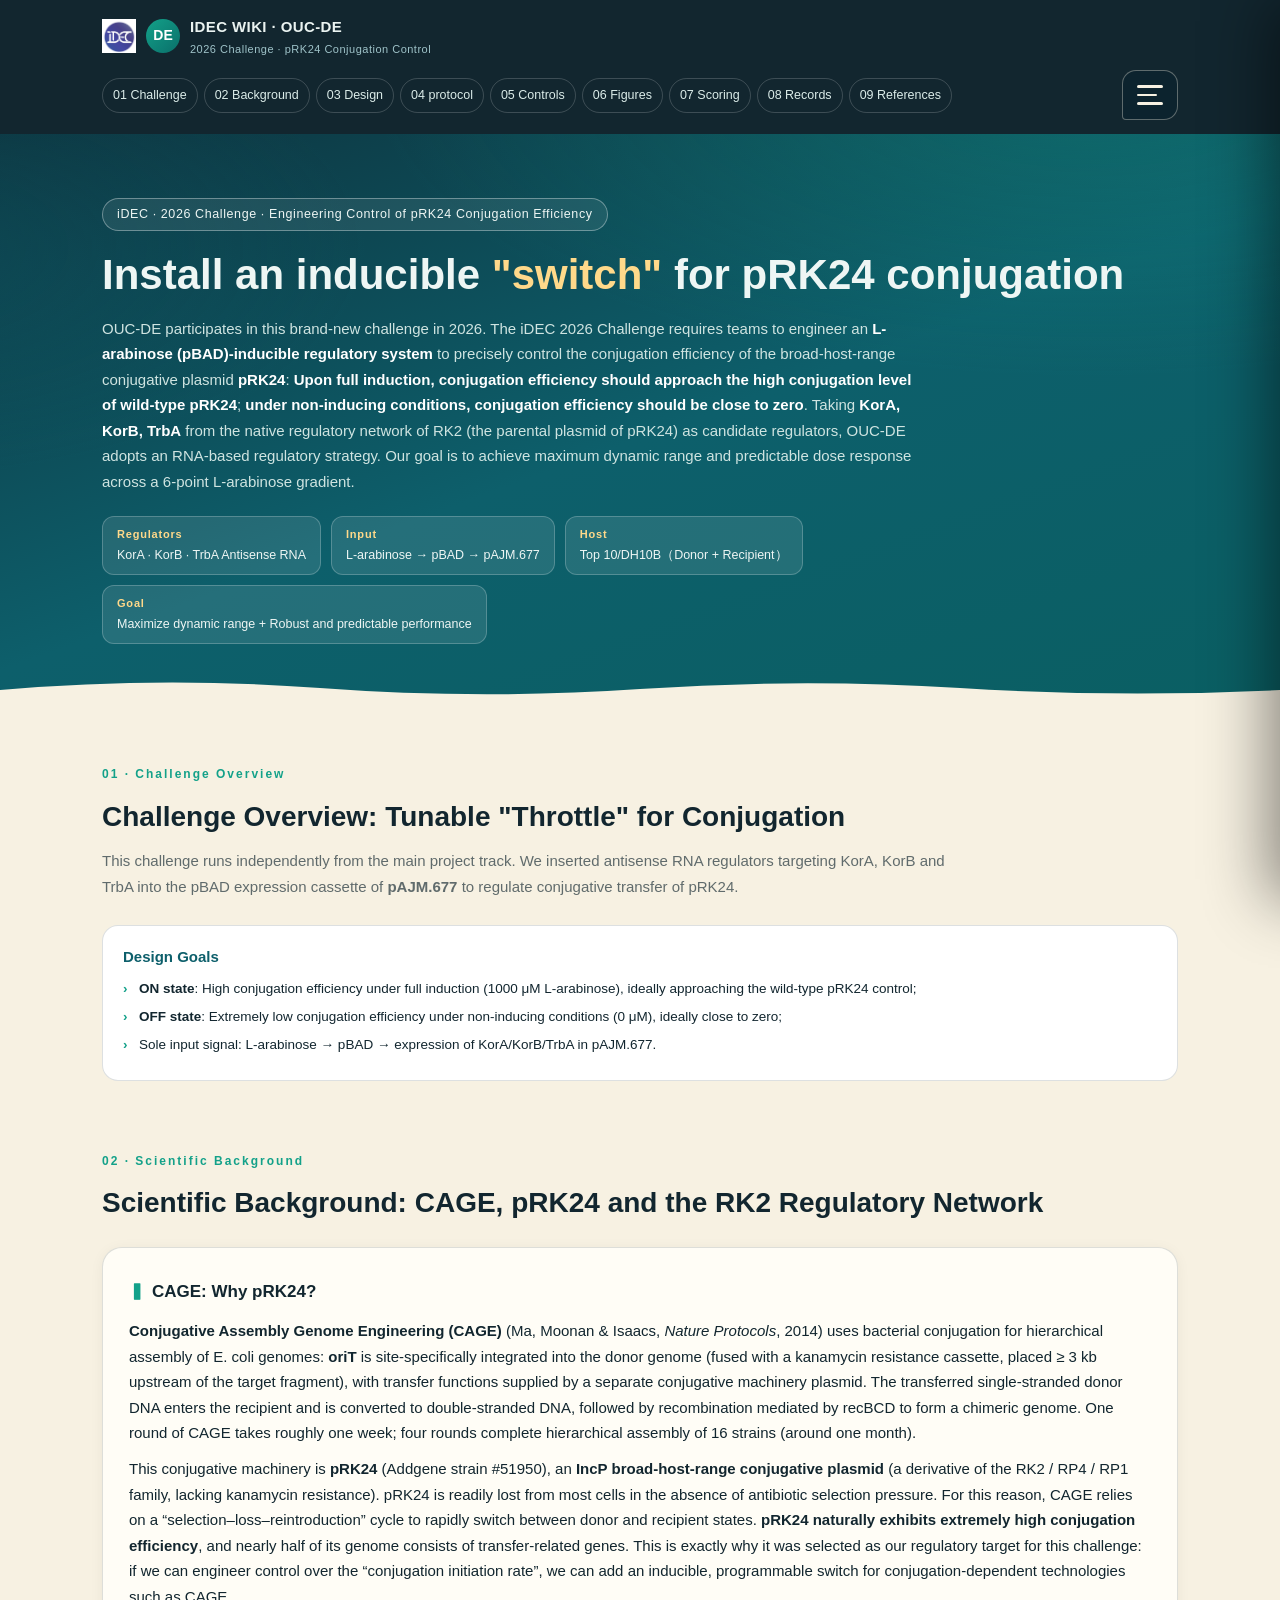
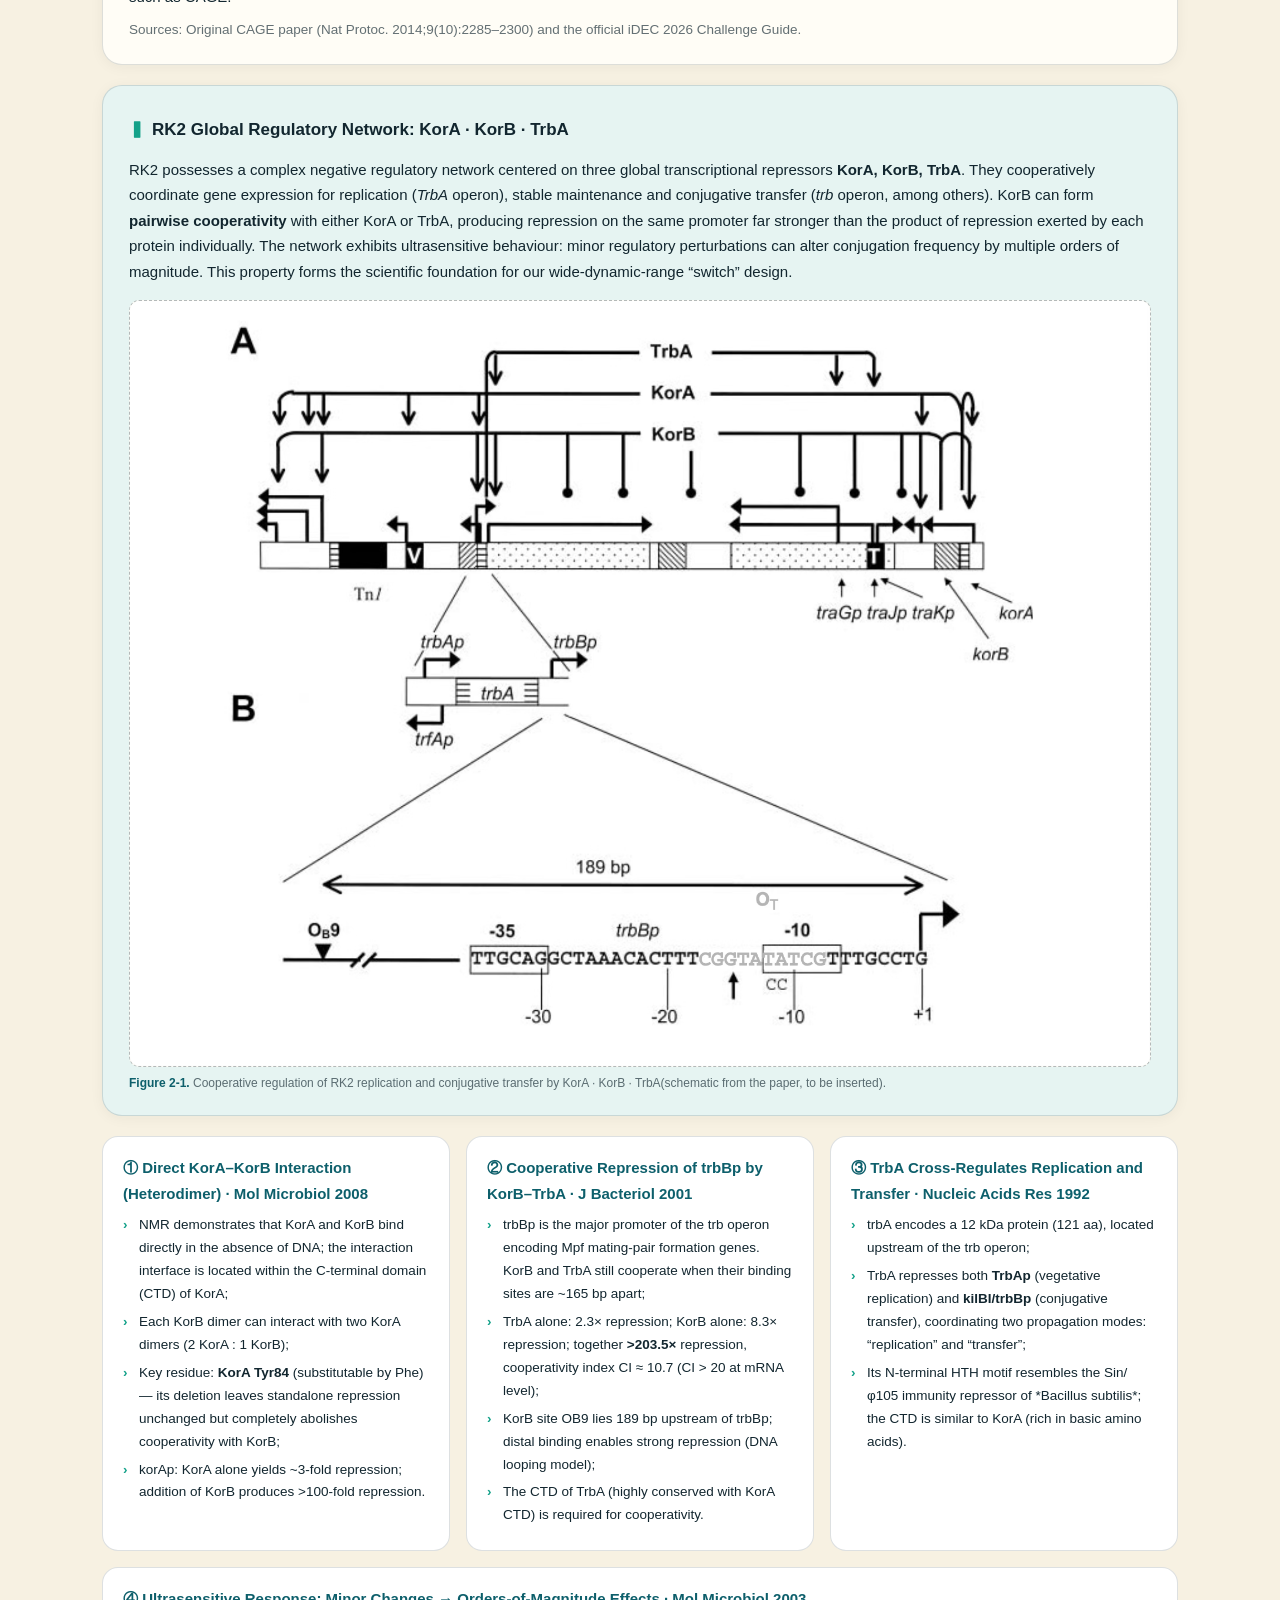
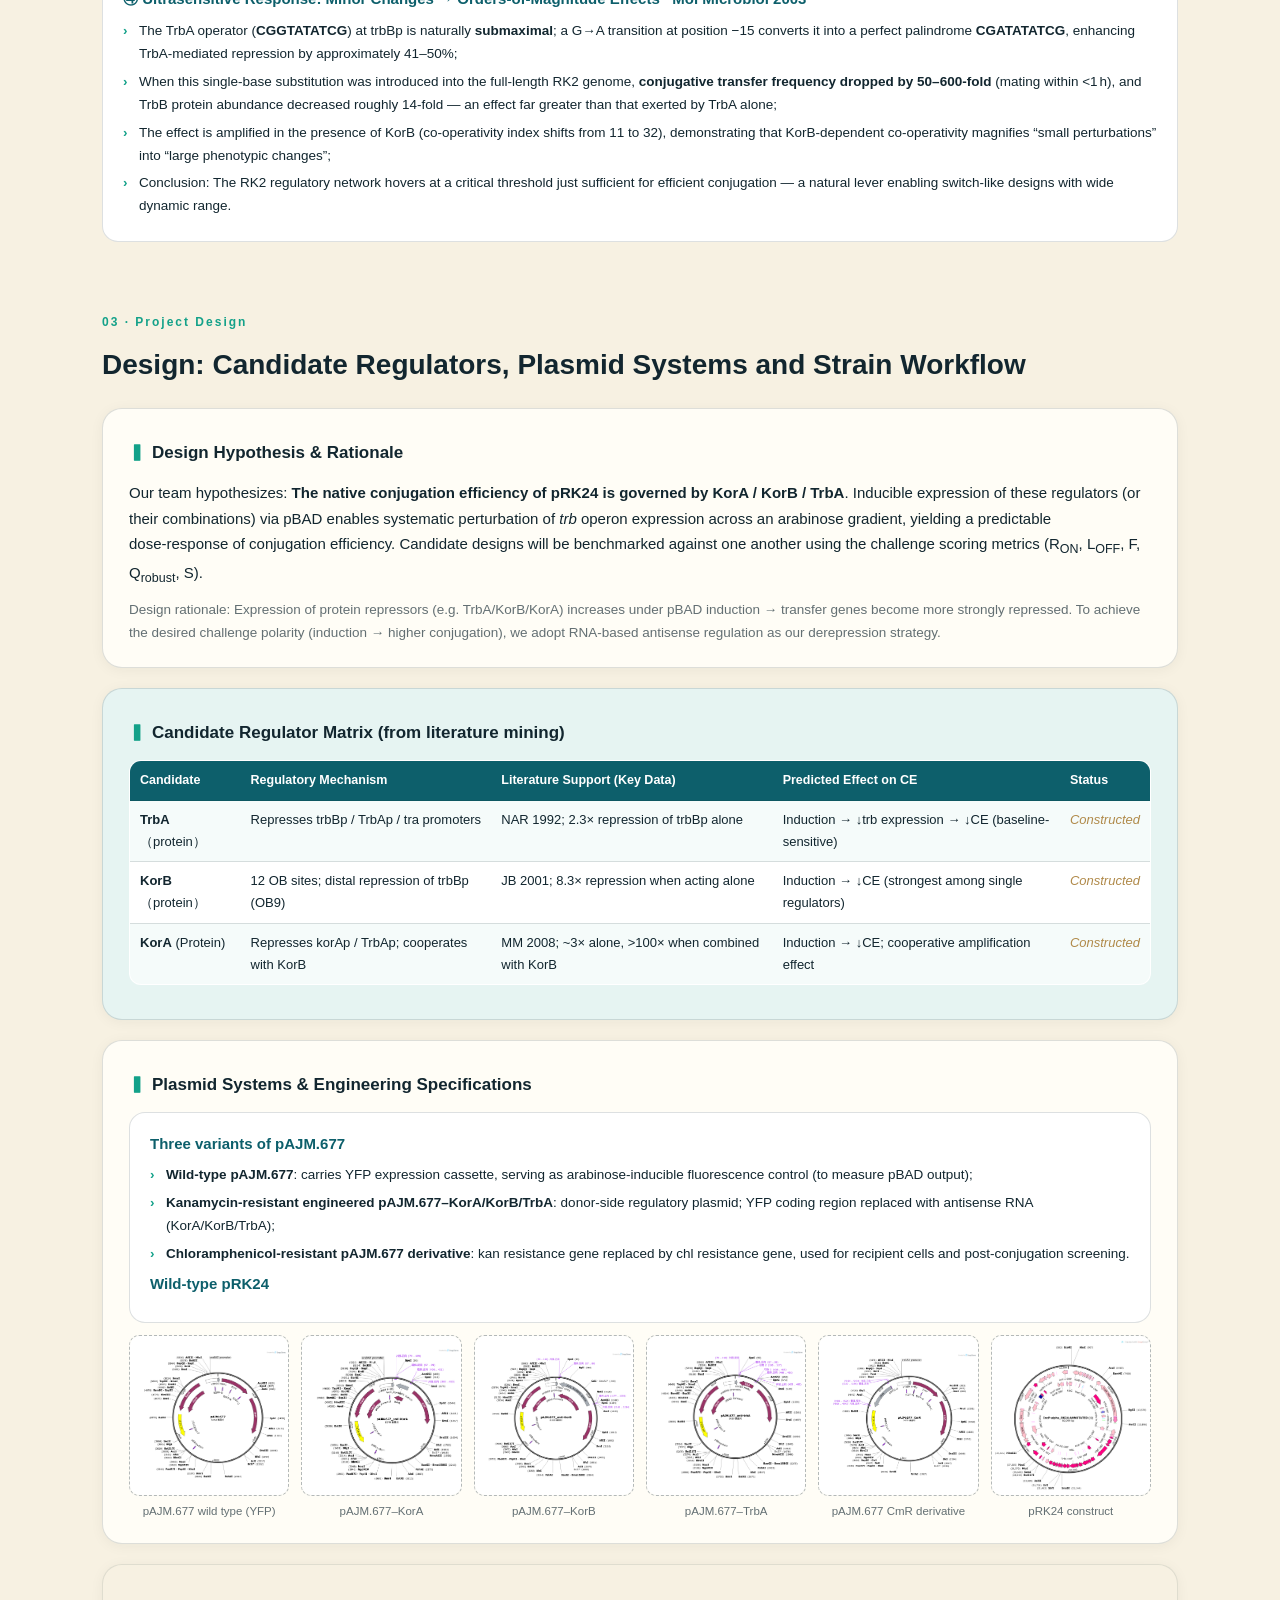
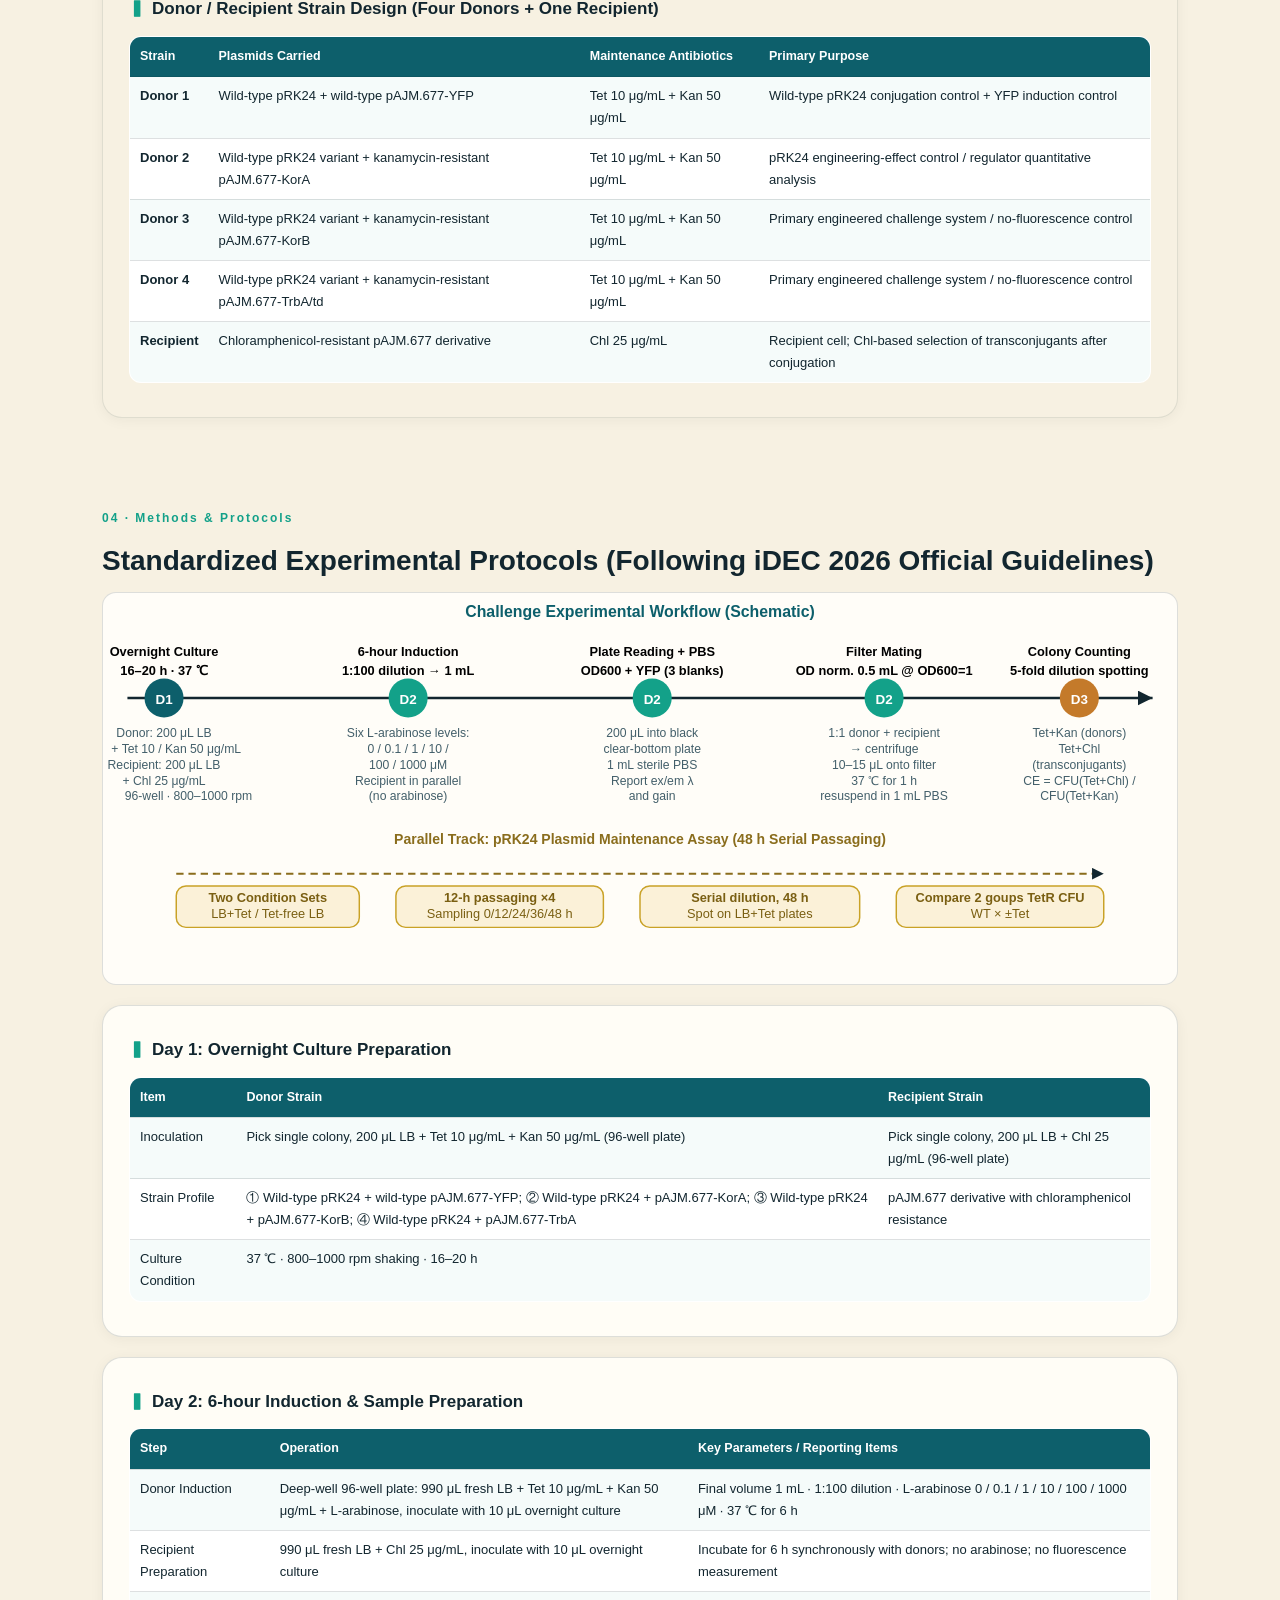
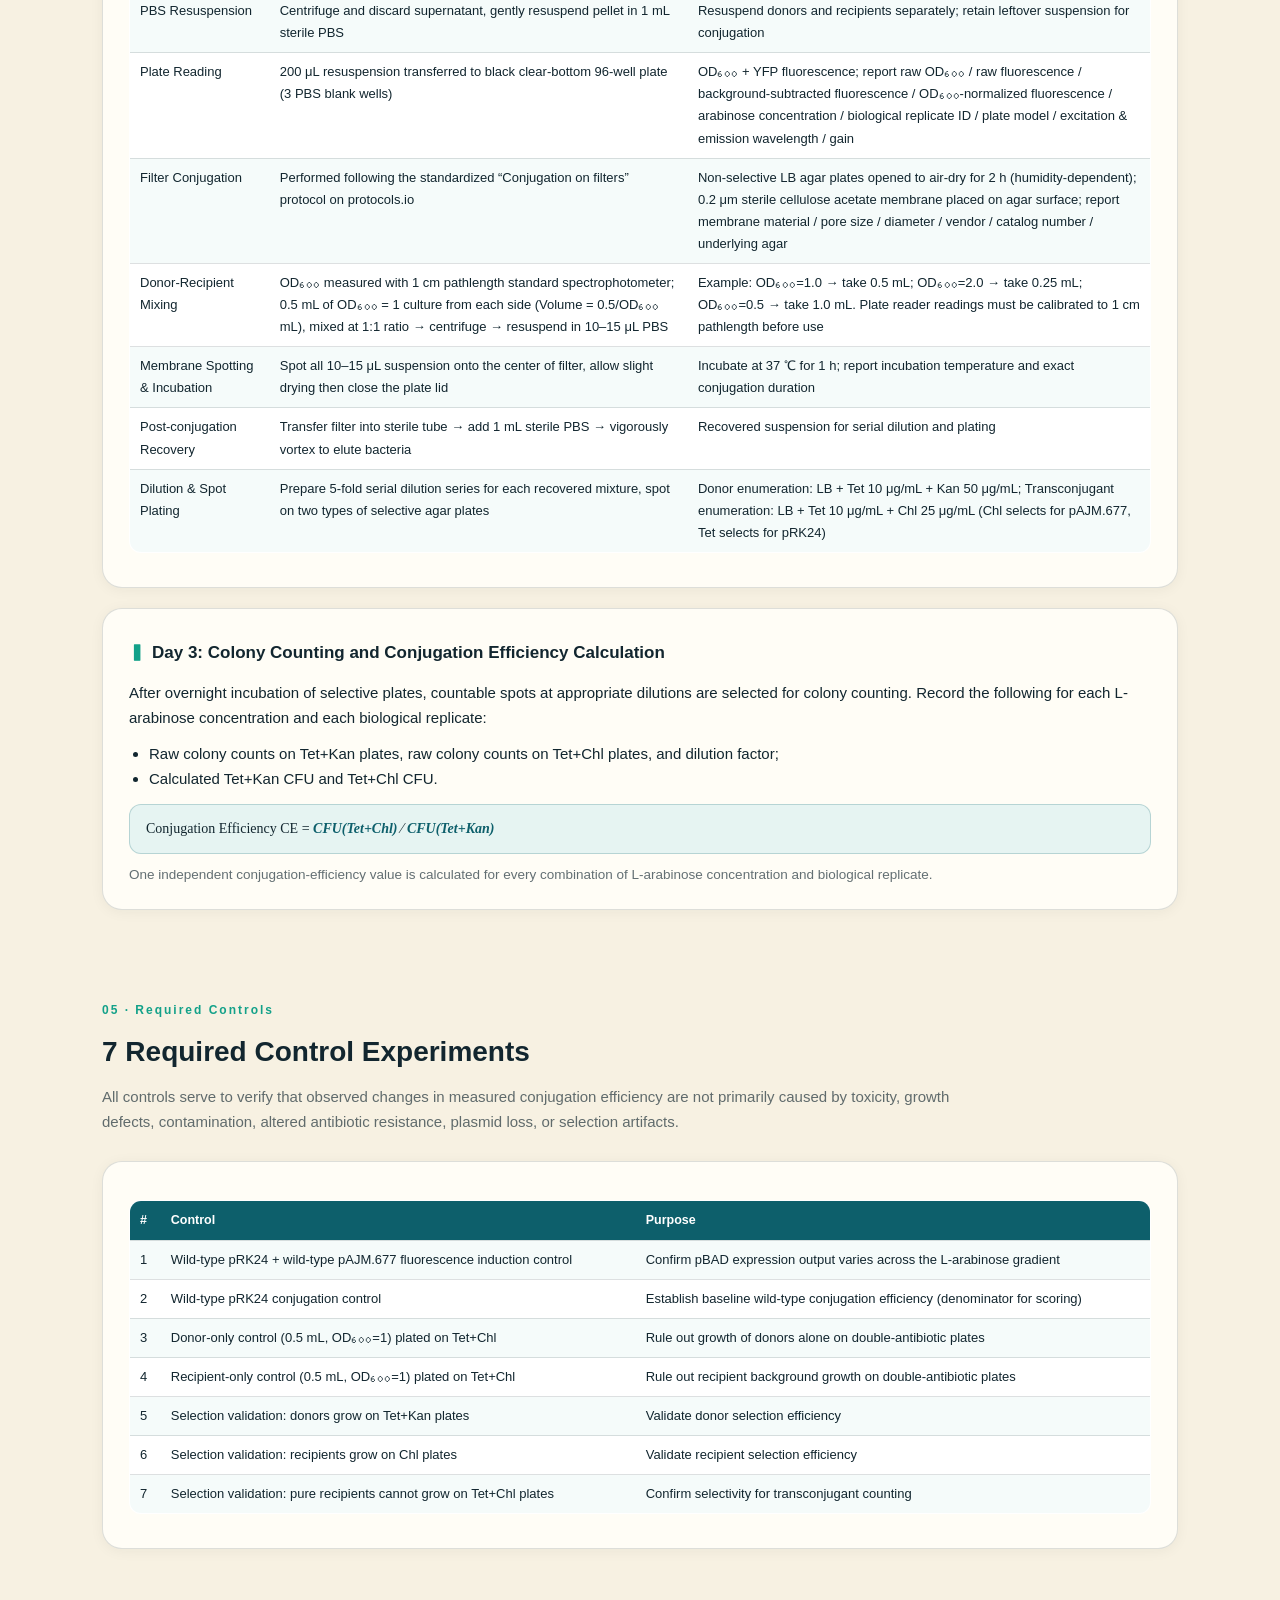
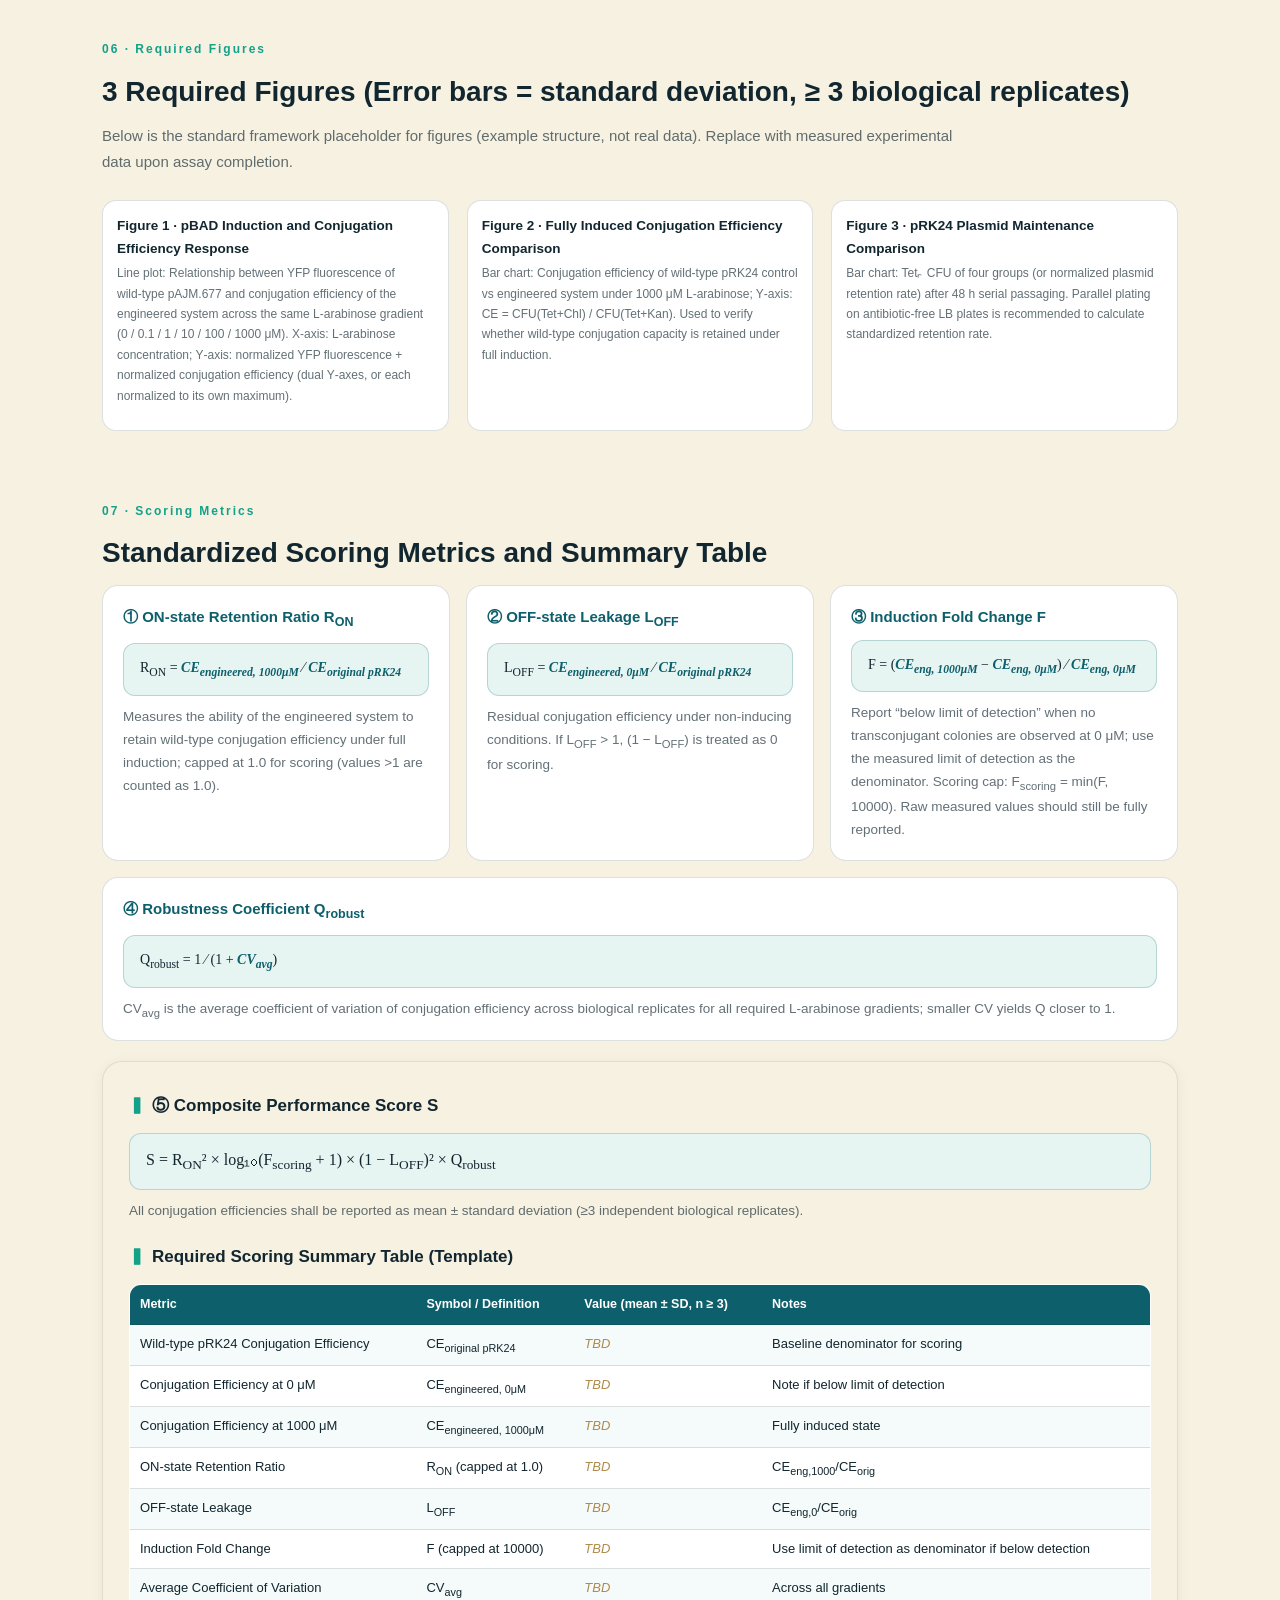
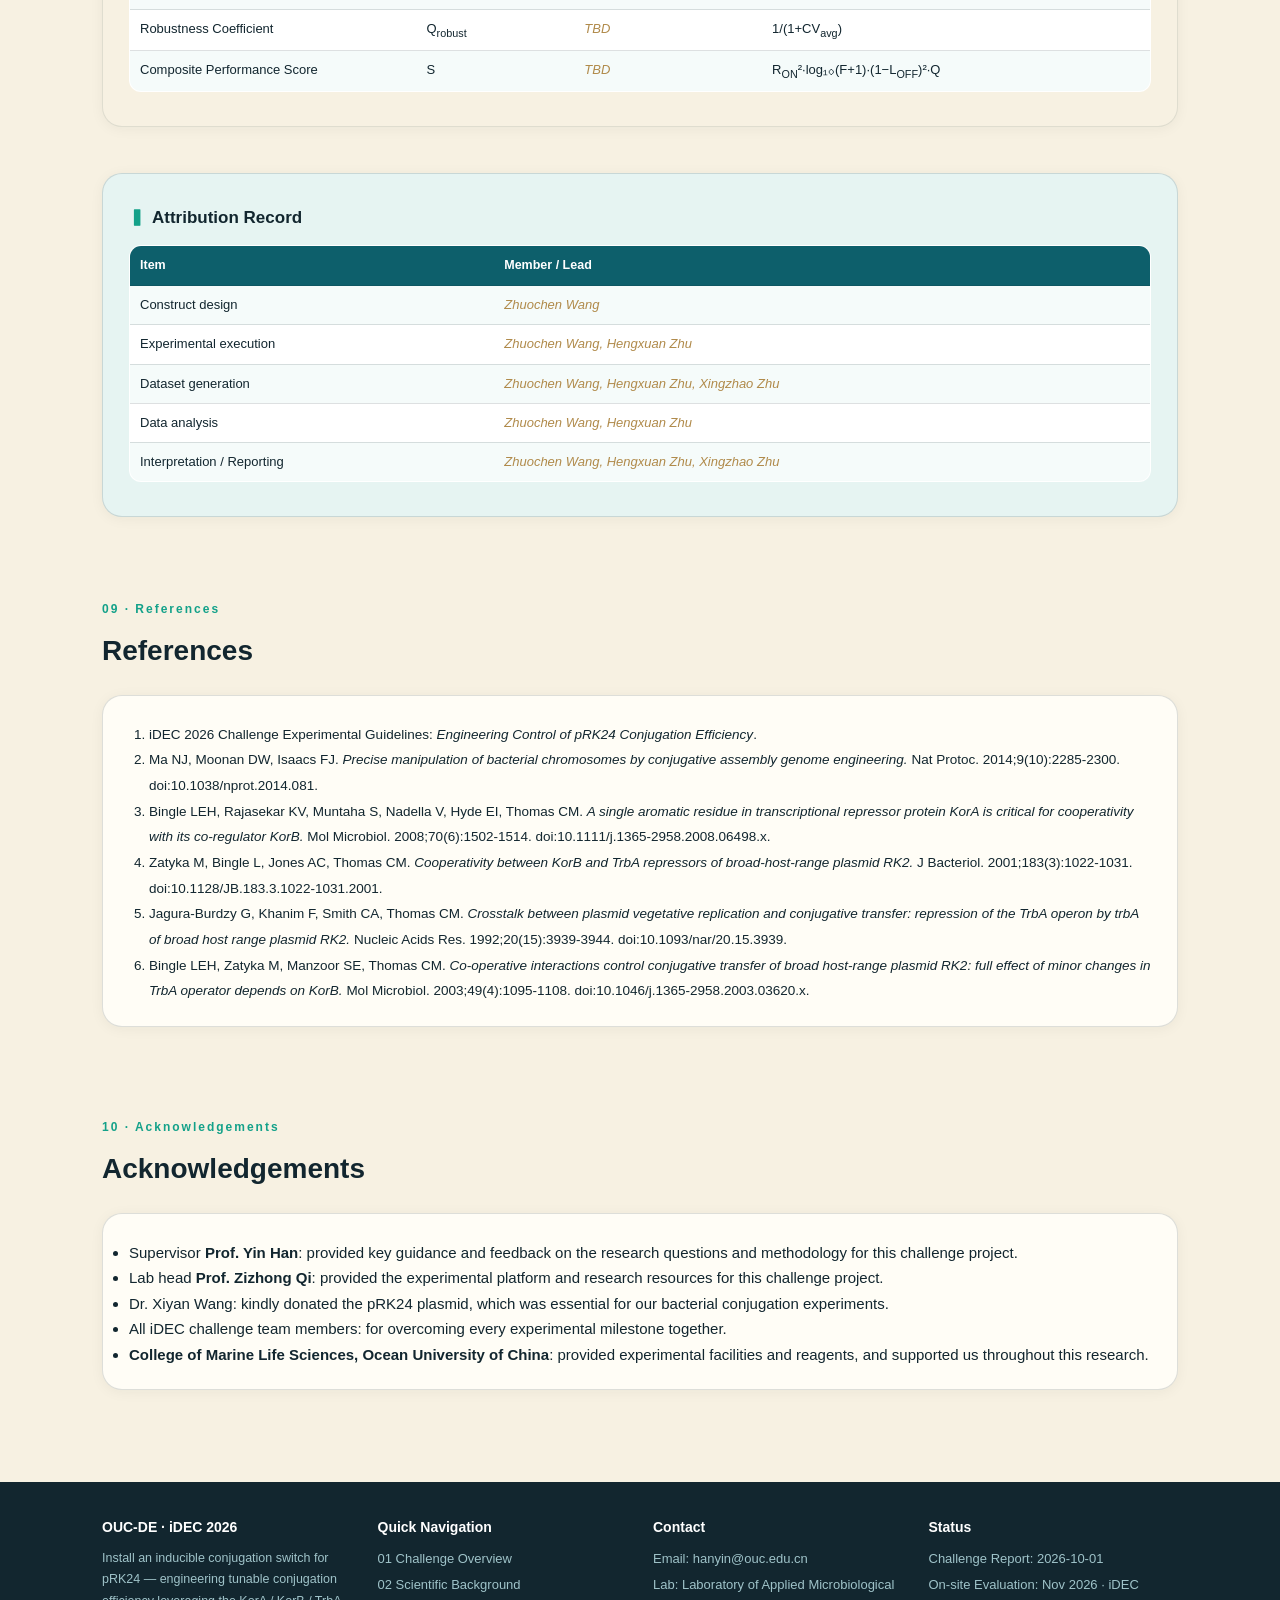
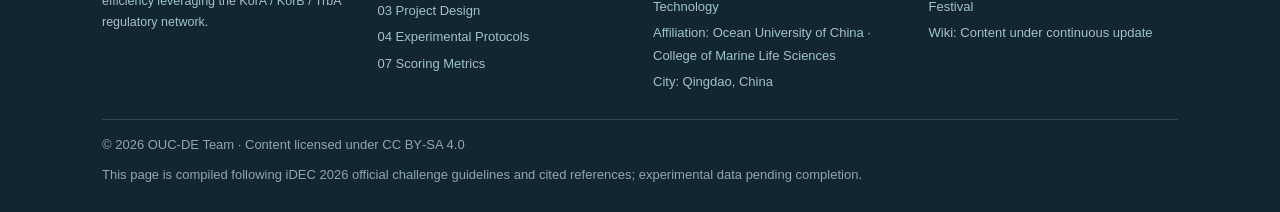
<file: challenge.html>
<!DOCTYPE html>
<html lang="zh-CN">
<head>
<meta charset="utf-8">
<meta name="viewport" content="width=device-width, initial-scale=1">
<title>iDEC 2026 Challenge · OUC-DE — Engineering Control of pRK24 Conjugation Efficiency</title>
<style>
  :root{
    --ink:#12262f; --teal:#0d5f6b; --teal2:#13a189; --teal3:#0a6f6a;
    --sand:#f7f1e2; --paper:#fffdf6; --mist:#e6f4f2; --coral:#e2664a; --gold:#f7d472;
    --muted:rgba(18,38,47,.66); --line:rgba(18,38,47,.14);
  }
  *{box-sizing:border-box; margin:0; padding:0;}
  html{scroll-behavior:smooth;}
  body{font-family:-apple-system,"PingFang SC","Microsoft YaHei","Segoe UI",Roboto,sans-serif;
       background:var(--sand); color:var(--ink); line-height:1.7; font-size:15px;}
  .wrap{max-width:1120px; margin:0 auto; padding:0 22px;}

  /* 顶部条 */
  header.site-top{background:var(--ink); color:#eaf3f1; padding:14px 0; position:sticky; top:0; z-index:50;}
  .site-top .wrap{display:flex; align-items:center; justify-content:space-between; gap:12px; flex-wrap:wrap;}
  .site-top .brand{display:flex; align-items:center; gap:10px;}
  .site-top .brand .mark{width:34px; height:34px; border-radius:50%;
       background:linear-gradient(135deg,var(--teal2),var(--teal3)); display:grid; place-items:center;
       color:#fff; font-weight:800; font-size:14px;}
  .site-top .brand b{font-size:15px; letter-spacing:.4px;}
  .site-top .brand small{display:block; color:#9fc3c9; font-size:11px; letter-spacing:.5px;}
  .site-top nav{display:flex; gap:6px; flex-wrap:wrap;}
  .site-top nav a{color:#dbece9; text-decoration:none; font-size:12.5px; padding:6px 10px; border-radius:999px;
       border:1px solid rgba(255,255,255,.18); transition:.2s;}
  .site-top nav a:hover{background:rgba(255,255,255,.12); color:#fff;}

  /* HERO */
  .hero{background:
       radial-gradient(1200px 500px at 85% -10%, rgba(19,161,137,.28), transparent 60%),
       radial-gradient(900px 420px at -10% 20%, rgba(13,95,107,.32), transparent 55%),
       linear-gradient(160deg, #0d3540 0%, var(--teal) 52%, #0a5f63 100%);
       color:#eef6f4; padding:64px 0 58px; position:relative; overflow:hidden;}
  .hero::after{content:""; position:absolute; left:0; right:0; bottom:0; height:26px;
       background:url("data:image/svg+xml;utf8,<svg xmlns='http://www.w3.org/2000/svg' viewBox='0 0 1200 26' preserveAspectRatio='none'><path d='M0 26 L0 14 Q150 0 300 12 T600 13 T900 12 T1200 14 L1200 26 Z' fill='%23f7f1e2'/></svg>")
       no-repeat center/cover;}
  .hero .badge{display:inline-flex; align-items:center; gap:8px; border:1px solid rgba(255,255,255,.35);
       border-radius:999px; padding:5px 14px; font-size:12.5px; letter-spacing:.6px; background:rgba(255,255,255,.08);}
  .hero h1{font-size:clamp(26px,4.6vw,42px); line-height:1.25; margin:18px 0 14px; font-weight:800;}
  .hero h1 em{font-style:normal; color:#ffd98a;}
  .hero .sub{max-width:820px; color:#cfe4e1; font-size:15px;}
  .hero .sub b{color:#fff;}
  .hero .chips{display:flex; gap:10px; flex-wrap:wrap; margin-top:22px;}
  .hero .chip{background:rgba(255,255,255,.10); border:1px solid rgba(255,255,255,.22);
       border-radius:12px; padding:8px 14px; font-size:12.5px;}
  .hero .chip b{display:block; color:#ffd98a; font-size:11px; letter-spacing:.8px; margin-bottom:1px;}
  .hero .stats{display:flex; gap:14px; flex-wrap:wrap; margin-top:26px;}
  .hero .stat{background:rgba(10,42,50,.45); border:1px solid rgba(255,255,255,.16); border-radius:14px;
       padding:12px 18px; min-width:120px;}
  .hero .stat b{font-size:24px; color:#8fe3c6; display:block; line-height:1.2;}
  .hero .stat span{font-size:12px; color:#cfe4e1;}

  /* 通用 section */
  section.block{padding:58px 0 8px;}
  .eyebrow{display:inline-block; font-size:12px; letter-spacing:2px; color:var(--teal2); font-weight:700; margin-bottom:8px;}
  h2.sec{font-size:clamp(21px,3.2vw,28px); font-weight:800; margin-bottom:8px;}
  .lede{color:var(--muted); max-width:860px; margin-bottom:26px;}
  .band{background:var(--paper); border-radius:20px; padding:26px 26px 22px; margin:20px 0;
        border:1px solid var(--line); box-shadow:0 2px 14px rgba(18,38,47,.05);}
  .band--mist{background:var(--mist);}
  .band--sand{background:var(--sand); border-color:rgba(18,38,47,.10);}
  h3.sub{font-size:17px; font-weight:800; margin:4px 0 12px;}
  h3.sub::before{content:"▍"; color:var(--teal2); margin-right:6px;}
  p+p{margin-top:.7em;}
  .muted{color:var(--muted); font-size:13.5px;}
  .tag{display:inline-block; background:var(--mist); color:var(--teal); font-size:12px; border-radius:999px;
       padding:3px 12px; margin:2px 4px 2px 0; border:1px solid rgba(13,95,107,.2);}
  .tag--warn{background:#fdeee9; color:#a8442c; border-color:rgba(226,102,74,.35);}
  .tag--gold{background:#fbf1d8; color:#8a6d1d; border-color:rgba(247,212,114,.6);}

  .grid{display:flex; gap:16px; flex-wrap:wrap;}
  .grid>*{flex:1 1 280px; min-width:0;}
  .card{background:#fff; border:1px solid var(--line); border-radius:16px; padding:18px 20px;}
  .card h4{font-size:15px; font-weight:800; margin-bottom:8px; color:var(--teal);}
  .card ul{list-style:none; padding:0;}
  .card ul li{padding-left:16px; position:relative; font-size:13.5px; margin:5px 0;}
  .card ul li::before{content:"›"; position:absolute; left:0; color:var(--teal2); font-weight:800;}

  table.tb{width:100%; border-collapse:collapse; font-size:13px; margin:12px 0; background:#fff;
       border:1px solid var(--line); border-radius:12px; overflow:hidden;}
  table.tb th{background:var(--teal); color:#fff; font-weight:700; padding:9px 10px; text-align:left; font-size:12.5px;}
  table.tb td{padding:8px 10px; border-top:1px solid var(--line); vertical-align:top;}
  table.tb tr:nth-child(even) td{background:rgba(230,244,242,.4);}
  table.tb .tbd{color:#b08a4a; font-style:italic;}

  .formula{background:var(--mist); border:1px solid rgba(13,95,107,.22); border-radius:12px;
       padding:12px 16px; font-size:14px; font-family:"Cambria Math",Georgia,serif; margin:10px 0; overflow-x:auto;}
  .formula var{color:var(--teal); font-weight:700;}
  .note{display:flex; gap:10px; background:var(--sand); border:1px dashed rgba(18,38,47,.25);
       border-radius:12px; padding:12px 16px; font-size:13px; margin:14px 0;}
  .note b{color:var(--teal);}

  .num{display:inline-grid; place-items:center; width:26px; height:26px; border-radius:50%;
       background:var(--teal2); color:#fff; font-weight:800; font-size:13px; margin-right:8px; vertical-align:middle;}

  svg.diag{width:100%; height:auto; display:block; border:1px solid var(--line);
       background:#fffdf8; border-radius:14px;}
  .cap{font-size:12px; color:var(--muted); margin-top:6px;}
  .cap b{color:var(--teal);}

  /* 图占位 */
  .figgrid{display:flex; gap:18px; flex-wrap:wrap; margin-top:12px;}
  .fig{flex:1 1 300px; min-width:0; background:#fff; border:1px solid var(--line); border-radius:14px; padding:14px;}
  .fig h5{font-size:13.5px; font-weight:800; margin-bottom:2px;}
  .fig .req{font-size:12px; color:var(--muted); margin-bottom:10px;}
  .ph{position:relative; border:1px dashed rgba(18,38,47,.3); border-radius:10px; background:#fbfaf5;}
  .ph .water{position:absolute; inset:0; display:grid; place-items:center; font-size:13px; color:rgba(18,38,47,.35);
       font-weight:700; letter-spacing:2px; pointer-events:none;}

  footer.site-footer{background:var(--ink); color:#cfe0dd; margin-top:64px; padding:34px 0 26px; font-size:13px;}
  footer a{color:#8fe3c6;}
  .foot-grid{display:flex; gap:26px; flex-wrap:wrap;}
  .foot-grid>div{flex:1 1 220px; min-width:0;}
  footer h4{color:#fff; font-size:14px; margin-bottom:8px;}
  footer .foot-list span, footer .foot-list a{display:block; margin:4px 0; color:#9fc3c9; text-decoration:none;}
  .footer-bottom{margin-top:22px; padding-top:14px; border-top:1px solid rgba(255,255,255,.14);
       display:flex; justify-content:space-between; flex-wrap:wrap; gap:8px; color:#8aa9ae;}
  /* ===== 新增：图片占位框（大小都在这里调） ===== */
  /* 横版大图：改 aspect-ratio 调长宽比（16/9 最扁、4/3 最方） */
  .ph--photo{aspect-ratio:4/3; margin-top:16px;}
  /* 五个正方形：改 max-width 调单个尺寸上限，改 flex 里的 130px 调最小宽度 */
  .sqrow{display:flex; gap:12px; flex-wrap:wrap; margin-top:12px;}
  .sq{flex:1 1 130px; max-width:170px; min-width:0;}
  .ph--sq{aspect-ratio:1/1;}
  /* 插入的图片：等比完整显示，不裁切、不拉伸 */
  .ph img{position:absolute; inset:0; width:100%; height:100%; object-fit:contain;
          background:#fff; border-radius:10px;}
  .ph--photo img{object-fit:cover;}
  .sq .cap{font-size:11.5px; text-align:center; margin-top:6px;}

  @media (max-width:640px){
    body{font-size:14px;}
    section.block{padding:44px 0 4px;}
    .band{padding:18px 16px;}
    table.tb{font-size:12px;}
    .hero{padding:46px 0 44px;}
  }
</style>
</head>
<body>

<header class="site-top">
  <div class="wrap">
    <div class="brand">
      <img src="assets/img/logo-2.png" alt="Ocean University of China logo"
           style="height:34px; width:auto; display:block" onerror="this.remove()">
      <span class="mark">DE</span>
      <span><b>IDEC WIKI · OUC-DE</b><small>2026 Challenge · pRK24 Conjugation Control</small></span>
    </div>
    <nav>
      <a href="#overview">01 Challenge</a>
      <a href="#bg">02 Background</a>
      <a href="#design">03 Design</a>
      <a href="#protocol">04 protocol</a>
      <a href="#controls">05 Controls</a>
      <a href="#figures">06 Figures</a>
      <a href="#scoring">07 Scoring</a>
      <a href="#records">08 Records</a>
      <a href="#refs">09 References</a>
    </nav>
    <button class="wknav-burger" type="button" aria-label="Open navigation menu" aria-expanded="false" aria-controls="wknav">
      <span class="wknav-lines" aria-hidden="true"><i></i><i></i><i></i></span>
    </button>
  </div>
</header>


<!-- ================= HERO ================= -->
<section class="hero">
  <div class="wrap">
    <span class="badge">iDEC · 2026 Challenge · Engineering Control of pRK24 Conjugation Efficiency</span>
    <h1>Install an inducible <em>"switch"</em> for pRK24 conjugation</h1>
    <p class="sub">
      OUC-DE participates in this brand-new challenge in 2026.
      The iDEC 2026 Challenge requires teams to engineer an <b>L-arabinose (pBAD)-inducible regulatory system</b>
      to precisely control the conjugation efficiency of the broad-host-range conjugative plasmid <b>pRK24</b>:
      <b>Upon full induction, conjugation efficiency should approach the high conjugation level of wild-type pRK24</b>;
      <b>under non-inducing conditions, conjugation efficiency should be close to zero</b>.
      Taking <b>KorA, KorB, TrbA</b> from the native regulatory network of RK2 (the parental plasmid of pRK24) as candidate regulators,
      OUC-DE adopts an RNA-based regulatory strategy. Our goal is to achieve maximum dynamic range and predictable dose response across a 6-point L-arabinose gradient.
    </p>
    <div class="chips">
      <span class="chip"><b>Regulators</b>KorA · KorB · TrbA Antisense RNA</span>
      <span class="chip"><b>Input</b>L-arabinose → pBAD → pAJM.677</span>
      <span class="chip"><b>Host</b>Top 10/DH10B（Donor + Recipient）</span>
      <span class="chip"><b>Goal</b>Maximize dynamic range + Robust and predictable performance</span>
    </div>
  </div>
</section>

<main class="wrap">

<!-- ================= 01 challenge概览 ================= -->
<section class="block" id="overview">
  <span class="eyebrow">01 · Challenge Overview</span>
  <h2 class="sec">Challenge Overview: Tunable "Throttle" for Conjugation</h2>
  <p class="lede">
    This challenge runs independently from the main project track. We inserted antisense RNA regulators targeting KorA, KorB and TrbA into the pBAD expression cassette
    of <b>pAJM.677</b> to regulate conjugative transfer of pRK24.
  </p>

  <div class="grid">
    <div class="card">
      <h4>Design Goals</h4>
      <ul>
        <li><b>ON state</b>: High conjugation efficiency under full induction (1000 μM L-arabinose), ideally approaching the wild-type pRK24 control;</li>
        <li><b>OFF state</b>: Extremely low conjugation efficiency under non-inducing conditions (0 μM), ideally close to zero;</li>
        <li>Sole input signal: L-arabinose → pBAD → expression of KorA/KorB/TrbA in pAJM.677.</li>
      </ul>
    </div>
    
  </div>

  
</section>

<!-- ================= 02 科学背景 ================= -->
<section class="block" id="bg">
  <span class="eyebrow">02 · Scientific Background</span>
  <h2 class="sec">Scientific Background: CAGE, pRK24 and the RK2 Regulatory Network</h2>

  <div class="band">
    <h3 class="sub">CAGE: Why pRK24?</h3>
    <p>
      <b>Conjugative Assembly Genome Engineering (CAGE)</b>
      (Ma, Moonan & Isaacs, <i>Nature Protocols</i>, 2014) uses bacterial conjugation for hierarchical assembly of E. coli genomes:
      <b>oriT</b> is site-specifically integrated into the donor genome (fused with a kanamycin resistance cassette, placed ≥ 3 kb upstream of the target fragment),
      with transfer functions supplied by a separate conjugative machinery plasmid. The transferred single-stranded donor DNA enters the recipient and is converted to double-stranded DNA,
      followed by recombination mediated by recBCD to form a chimeric genome. One round of CAGE takes roughly one week; four rounds complete hierarchical assembly of 16 strains (around one month).
    </p>
    <p>
      This conjugative machinery is <b>pRK24</b> (Addgene strain #51950), an <b>IncP broad-host-range conjugative plasmid</b>
      (a derivative of the RK2 / RP4 / RP1 family, lacking kanamycin resistance). pRK24 is readily lost from most cells in the absence of antibiotic selection pressure.
      For this reason, CAGE relies on a “selection–loss–reintroduction” cycle to rapidly switch between donor and recipient states.
      <b>pRK24 naturally exhibits extremely high conjugation efficiency</b>, and nearly half of its genome consists of transfer-related genes.
      This is exactly why it was selected as our regulatory target for this challenge: if we can engineer control over the “conjugation initiation rate”,
      we can add an inducible, programmable switch for conjugation-dependent technologies such as CAGE.
    </p>
    <p class="muted">
      Sources: Original CAGE paper (Nat Protoc. 2014;9(10):2285–2300) and the official iDEC 2026 Challenge Guide.
    </p>
  </div>

  <div class="band band--mist">
    <h3 class="sub">RK2 Global Regulatory Network: KorA · KorB · TrbA</h3>
    <p>
      RK2 possesses a complex negative regulatory network centered on three global transcriptional repressors <b>KorA, KorB, TrbA</b>.
      They cooperatively coordinate gene expression for replication (<i>TrbA</i> operon), stable maintenance and conjugative transfer (<i>trb</i> operon, among others).
      KorB can form <b>pairwise cooperativity</b> with either KorA or TrbA, producing repression on the same promoter far stronger than the product of repression exerted by each protein individually.
      The network exhibits ultrasensitive behaviour: minor regulatory perturbations can alter conjugation frequency by multiple orders of magnitude. This property forms the scientific foundation for our wide‑dynamic‑range “switch” design.
    </p>
    <!-- Landscape figure: drop the image at assets/img/challenge/rk2-network.png -->
    <div class="ph ph--photo">
      <img src="assets/img/challenge/rk2-network.png" alt="KorA / KorB / TrbA regulatory network schematic" onload="this.nextElementSibling.style.display='none'" onerror="this.remove()">
      <span class="water">Image slot · assets/img/challenge/rk2-network.png</span>
    </div>
    <p class="cap"><b>Figure 2-1.</b> Cooperative regulation of RK2 replication and conjugative transfer by KorA · KorB · TrbA(schematic from the paper, to be inserted).</p>
    
  </div>

  <div class="grid">
    <div class="card">
      <h4>① Direct KorA–KorB Interaction (Heterodimer) · Mol Microbiol 2008</h4>
      <ul>
        <li>NMR demonstrates that KorA and KorB bind directly in the absence of DNA; the interaction interface is located within the C-terminal domain (CTD) of KorA;</li>
        <li>Each KorB dimer can interact with two KorA dimers (2 KorA : 1 KorB);</li>
        <li>Key residue: <b>KorA Tyr84</b> (substitutable by Phe) — its deletion leaves standalone repression unchanged but completely abolishes cooperativity with KorB;</li>
        <li>korAp: KorA alone yields ~3-fold repression; addition of KorB produces &gt;100-fold repression.</li>
      </ul>
    </div>
    <div class="card">
      <h4>② Cooperative Repression of trbBp by KorB–TrbA · J Bacteriol 2001</h4>
      <ul>
        <li>trbBp is the major promoter of the trb operon encoding Mpf mating-pair formation genes. KorB and TrbA still cooperate when their binding sites are ~165 bp apart;</li>
        <li>TrbA alone: 2.3× repression; KorB alone: 8.3× repression; together <b>&gt;203.5×</b> repression, cooperativity index CI ≈ 10.7 (CI &gt; 20 at mRNA level);</li>
        <li>KorB site OB9 lies 189 bp upstream of trbBp; distal binding enables strong repression (DNA looping model);</li>
        <li>The CTD of TrbA (highly conserved with KorA CTD) is required for cooperativity.</li>
      </ul>
    </div>
    <div class="card">
      <h4>③ TrbA Cross-Regulates Replication and Transfer · Nucleic Acids Res 1992</h4>
      <ul>
        <li>trbA encodes a 12 kDa protein (121 aa), located upstream of the trb operon;</li>
        <li>TrbA represses both <b>TrbAp</b> (vegetative replication) and <b>kilBI/trbBp</b> (conjugative transfer), coordinating two propagation modes: “replication” and “transfer”;</li>
        <li>Its N-terminal HTH motif resembles the Sin/φ105 immunity repressor of *Bacillus subtilis*; the CTD is similar to KorA (rich in basic amino acids).</li>
      </ul>
    </div>
    <div class="card">
      <h4>④ Ultrasensitive Response: Minor Changes → Orders‑of‑Magnitude Effects · Mol Microbiol 2003</h4>
      <ul>
        <li>The TrbA operator (<b>CGGTATATCG</b>) at trbBp is naturally <b>submaximal</b>; a G→A transition at position −15 converts it into a perfect palindrome <b>CGATATATCG</b>, enhancing TrbA‑mediated repression by approximately 41–50%;</li>
        <li>When this single‑base substitution was introduced into the full‑length RK2 genome, <b>conjugative transfer frequency dropped by 50–600‑fold</b> (mating within &lt;1 h), and TrbB protein abundance decreased roughly 14‑fold — an effect far greater than that exerted by TrbA alone;</li>
        <li>The effect is amplified in the presence of KorB (co‑operativity index shifts from 11 to 32), demonstrating that KorB‑dependent co‑operativity magnifies “small perturbations” into “large phenotypic changes”;</li>
        <li>Conclusion: The RK2 regulatory network hovers at a critical threshold just sufficient for efficient conjugation — a natural lever enabling switch‑like designs with wide dynamic range.</li>
      </ul>
    </div>
  </div>
</section>

<!-- ================= 03 设计 ================= -->
<section class="block" id="design">
  <span class="eyebrow">03 · Project Design</span>
  <h2 class="sec">Design: Candidate Regulators, Plasmid Systems and Strain Workflow</h2>

  <div class="band">
    <h3 class="sub">Design Hypothesis & Rationale</h3>
    <p>
      Our team hypothesizes: <b>The native conjugation efficiency of pRK24 is governed by KorA / KorB / TrbA</b>.
      Inducible expression of these regulators (or their combinations) via pBAD enables systematic perturbation of <i>trb</i> operon expression across an arabinose gradient, yielding a predictable dose‑response of conjugation efficiency.
      Candidate designs will be benchmarked against one another using the challenge scoring metrics
      (R<sub>ON</sub>, L<sub>OFF</sub>, F, Q<sub>robust</sub>, S).
    </p>
    <p class="muted">
      Design rationale: Expression of protein repressors (e.g. TrbA/KorB/KorA) increases under pBAD induction → transfer genes become more strongly repressed.
      To achieve the desired challenge polarity (induction → higher conjugation), we adopt RNA‑based antisense regulation as our derepression strategy.
    </p>      
  </div>

  <div class="band band--mist">
    <h3 class="sub">Candidate Regulator Matrix (from literature mining)</h3>
    <table class="tb">
      <tr><th>Candidate</th><th>Regulatory Mechanism</th><th>Literature Support (Key Data)</th><th>Predicted Effect on CE</th><th>Status</th></tr>
      <tr>
        <td><b>TrbA</b>（protein）</td>
        <td>Represses trbBp / TrbAp / tra promoters</td>
        <td>NAR 1992; 2.3× repression of trbBp alone</td>
        <td>Induction → ↓trb expression → ↓CE (baseline-sensitive)</td>
        <td class="tbd">Constructed</td>
      </tr>
      <tr>
        <td><b>KorB</b>（protein）</td>
        <td>12 OB sites; distal repression of trbBp (OB9)</td>
        <td>JB 2001; 8.3× repression when acting alone</td>
        <td>Induction → ↓CE (strongest among single regulators)</td>
        <td class="tbd">Constructed</td>
      </tr>
      <tr>
        <td><b>KorA</b> (Protein)</td>
        <td>Represses korAp / TrbAp; cooperates with KorB</td>
        <td>MM 2008; ~3× alone, &gt;100× when combined with KorB</td>
        <td>Induction → ↓CE; cooperative amplification effect</td>
        <td class="tbd">Constructed</td>
      </tr>
    </table>
  </div>

  <div class="band">
    <h3 class="sub">Plasmid Systems & Engineering Specifications</h3>
    <div class="grid">
      <div class="card">
        <h4>Three variants of pAJM.677</h4>
        <ul>
          <li><b>Wild-type pAJM.677</b>: carries YFP expression cassette, serving as arabinose-inducible fluorescence control (to measure pBAD output);</li>
          <li><b>Kanamycin-resistant engineered pAJM.677–KorA/KorB/TrbA</b>: donor-side regulatory plasmid; YFP coding region replaced with antisense RNA (KorA/KorB/TrbA);</li>
          <li><b>Chloramphenicol-resistant pAJM.677 derivative</b>: kan resistance gene replaced by chl resistance gene, used for recipient cells and post-conjugation screening.</li>
        </ul>
        <h4>Wild-type pRK24</h4>
      </div>
     
    </div>
        <div class="sqrow">
          <div class="sq">
            <div class="ph ph--sq">
              <img src="assets/img/challenge/pajm677-01-wildtype.png" alt="pAJM.677 wild type (YFP)" onload="this.nextElementSibling.style.display='none'" onerror="this.remove()">
              <span class="water">+</span>
            </div>
            <div class="cap">pAJM.677 wild type (YFP)</div>
          </div>
          <div class="sq">
            <div class="ph ph--sq">
              <img src="assets/img/challenge/pajm677-02-kora.png" alt="pAJM.677–KorA" onload="this.nextElementSibling.style.display='none'" onerror="this.remove()">
              <span class="water">+</span>
            </div>
            <div class="cap">pAJM.677–KorA</div>
          </div>
          <div class="sq">
            <div class="ph ph--sq">
              <img src="assets/img/challenge/pajm677-03-korb.png" alt="pAJM.677–KorB" onload="this.nextElementSibling.style.display='none'" onerror="this.remove()">
              <span class="water">+</span>
            </div>
            <div class="cap">pAJM.677–KorB</div>
          </div>
          <div class="sq">
            <div class="ph ph--sq">
              <img src="assets/img/challenge/pajm677-04-trba.png" alt="pAJM.677–TrbA" onload="this.nextElementSibling.style.display='none'" onerror="this.remove()">
              <span class="water">+</span>
            </div>
            <div class="cap">pAJM.677–TrbA</div>
          </div>
          <div class="sq">
            <div class="ph ph--sq">
              <img src="assets/img/challenge/pajm677-05-cmr.png" alt="pAJM.677 CmR derivative" onload="this.nextElementSibling.style.display='none'" onerror="this.remove()">
              <span class="water">+</span>
            </div>
            <div class="cap">pAJM.677 CmR derivative</div>
          </div>
          <div class="sq">
            <div class="ph ph--sq">
              <img src="assets/img/challenge/prk24-wildtype.png" alt="pRK24 construct" onload="this.nextElementSibling.style.display='none'" onerror="this.remove()">
              <span class="water">+</span>
            </div>
            <div class="cap">pRK24 construct</div>
          </div>
        </div>
  </div>

  <div class="band band--sand">
    <h3 class="sub">Donor / Recipient Strain Design (Four Donors + One Recipient)</h3>
    <table class="tb">
      <tr><th>Strain</th><th>Plasmids Carried</th><th>Maintenance Antibiotics</th><th>Primary Purpose</th></tr>
      <tr><td><b>Donor 1</b></td><td>Wild‑type pRK24 + wild‑type pAJM.677‑YFP</td><td>Tet 10 μg/mL + Kan 50 μg/mL</td><td>Wild‑type pRK24 conjugation control + YFP induction control</td></tr>
      <tr><td><b>Donor 2</b></td><td>Wild‑type pRK24 variant + kanamycin‑resistant pAJM.677‑KorA</td><td>Tet 10 μg/mL + Kan 50 μg/mL</td><td>pRK24 engineering‑effect control / regulator quantitative analysis</td></tr>
      <tr><td><b>Donor 3</b></td><td>Wild‑type pRK24 variant + kanamycin‑resistant pAJM.677‑KorB</td><td>Tet 10 μg/mL + Kan 50 μg/mL</td><td>Primary engineered challenge system / no‑fluorescence control</td></tr>
      <tr><td><b>Donor 4</b></td><td>Wild‑type pRK24 variant + kanamycin‑resistant pAJM.677‑TrbA/td</td><td>Tet 10 μg/mL + Kan 50 μg/mL</td><td>Primary engineered challenge system / no‑fluorescence control</td></tr>
      <tr><td><b>Recipient</b></td><td>Chloramphenicol‑resistant pAJM.677 derivative</td><td>Chl 25 μg/mL</td><td>Recipient cell; Chl‑based selection of transconjugants after conjugation</td></tr>
    </table>
 
  </div>
</section>

<!-- ================= 04 实验方案 ================= -->
<section class="block" id="protocol">
  <span class="eyebrow">04 · Methods &amp; Protocols</span>
  <h2 class="sec">Standardized Experimental Protocols (Following iDEC 2026 Official Guidelines)</h2>

  <!-- SVG 3:流程时间线 -->
  <svg class="diag" viewBox="0 0 880 320" role="img" aria-label="Experimental workflow timeline">
    <defs>
      <marker id="arrB" markerWidth="8" markerHeight="8" refX="6" refY="3" orient="auto">
        <path d="M0,0 L6,3 L0,6 Z" fill="#12262f"/>
      </marker>
    </defs>
    <text x="440" y="20" text-anchor="middle" font-size="13" font-weight="700" fill="#0d5f6b">Challenge Experimental Workflow (Schematic)</text>

    <line x1="20" y1="86" x2="860" y2="86" stroke="#12262f" stroke-width="2" marker-end="url(#arrB)"/>
    <g font-size="10.5">
      <circle cx="50" cy="86" r="16" fill="#0d5f6b"/><text x="50" y="91" text-anchor="middle" font-size="11" font-weight="700" fill="#fff">D1</text>
      <circle cx="250" cy="86" r="16" fill="#13a189"/><text x="250" y="91" text-anchor="middle" font-size="11" font-weight="700" fill="#fff">D2</text>
      <circle cx="450" cy="86" r="16" fill="#13a189"/><text x="450" y="91" text-anchor="middle" font-size="11" font-weight="700" fill="#fff">D2</text>
      <circle cx="640" cy="86" r="16" fill="#13a189"/><text x="640" y="91" text-anchor="middle" font-size="11" font-weight="700" fill="#fff">D2</text>
      <circle cx="800" cy="86" r="16" fill="#c47a2a"/><text x="800" y="91" text-anchor="middle" font-size="11" font-weight="700" fill="#fff">D3</text>
    </g>
    <g font-size="10.5" text-anchor="middle" font-weight="700">
      <text x="50" y="52">Overnight Culture</text>
      <text x="50" y="67">16–20 h · 37 ℃</text>
      <text x="50" y="118" font-size="10" font-weight="400" fill="#435f6a">Donor: 200 μL LB</text>
      <text x="60" y="131" font-size="10" font-weight="400" fill="#435f6a">+ Tet 10 / Kan 50 μg/mL</text>
      <text x="50" y="144" font-size="10" font-weight="400" fill="#435f6a">Recipient: 200 μL LB</text>
      <text x="50" y="157" font-size="10" font-weight="400" fill="#435f6a">+ Chl 25 μg/mL</text>
      <text x="70" y="170" font-size="10" font-weight="400" fill="#435f6a">96-well · 800–1000 rpm</text>

      <text x="250" y="52">6-hour Induction</text>
      <text x="250" y="67">1:100 dilution → 1 mL</text>
      <text x="250" y="118" font-size="10" font-weight="400" fill="#435f6a">Six L-arabinose levels:</text>
      <text x="250" y="131" font-size="10" font-weight="400" fill="#435f6a">0 / 0.1 / 1 / 10 /</text>
      <text x="250" y="144" font-size="10" font-weight="400" fill="#435f6a">100 / 1000 μM</text>
      <text x="250" y="157" font-size="10" font-weight="400" fill="#435f6a">Recipient in parallel</text>
      <text x="250" y="170" font-size="10" font-weight="400" fill="#435f6a">(no arabinose)</text>

      <text x="450" y="52">Plate Reading + PBS</text>
      <text x="450" y="67">OD600 + YFP (3 blanks)</text>
      <text x="450" y="118" font-size="10" font-weight="400" fill="#435f6a">200 μL into black</text>
      <text x="450" y="131" font-size="10" font-weight="400" fill="#435f6a">clear-bottom plate</text>
      <text x="450" y="144" font-size="10" font-weight="400" fill="#435f6a">1 mL sterile PBS</text>
      <text x="450" y="157" font-size="10" font-weight="400" fill="#435f6a">Report ex/em λ</text>
      <text x="450" y="170" font-size="10" font-weight="400" fill="#435f6a">and gain</text>

      <text x="640" y="52">Filter Mating</text>
      <text x="640" y="67">OD norm. 0.5 mL @ OD600=1</text>
      <text x="640" y="118" font-size="10" font-weight="400" fill="#435f6a">1:1 donor + recipient</text>
      <text x="640" y="131" font-size="10" font-weight="400" fill="#435f6a">→ centrifuge</text>
      <text x="640" y="144" font-size="10" font-weight="400" fill="#435f6a">10–15 μL onto filter</text>
      <text x="640" y="157" font-size="10" font-weight="400" fill="#435f6a">37 ℃ for 1 h</text>
      <text x="640" y="170" font-size="10" font-weight="400" fill="#435f6a">resuspend in 1 mL PBS</text>

      <text x="800" y="52">Colony Counting</text>
      <text x="800" y="67">5-fold dilution spotting</text>
      <text x="800" y="118" font-size="10" font-weight="400" fill="#435f6a">Tet+Kan (donors)</text>
      <text x="800" y="131" font-size="10" font-weight="400" fill="#435f6a">Tet+Chl</text>
      <text x="800" y="144" font-size="10" font-weight="400" fill="#435f6a">(transconjugants)</text>
      <text x="800" y="157" font-size="10" font-weight="400" fill="#435f6a">CE = CFU(Tet+Chl) /</text>
      <text x="800" y="170" font-size="10" font-weight="400" fill="#435f6a">CFU(Tet+Kan)</text>
    </g>

    <!-- 并行:质粒维持 -->
    <line x1="60" y1="230" x2="820" y2="230" stroke="#8a6d1d" stroke-width="1.6" stroke-dasharray="6 4" marker-end="url(#arrB)"/>
    <text x="440" y="206" text-anchor="middle" font-size="11.5" font-weight="700" fill="#8a6d1d">Parallel Track: pRK24 Plasmid Maintenance Assay (48 h Serial Passaging)</text>
    <g font-size="10.5" text-anchor="middle">
      <rect x="60" y="240" width="150" height="34" rx="8" fill="#fbf1d8" stroke="#c9a227" stroke-width="1.2"/>
      <text x="135" y="253" font-weight="700" fill="#7a5f12">Two Condition Sets</text>
      <text x="135" y="266" fill="#7a5f12">LB+Tet / Tet-free LB</text>
      <rect x="240" y="240" width="170" height="34" rx="8" fill="#fbf1d8" stroke="#c9a227" stroke-width="1.2"/>
      <text x="325" y="253" font-weight="700" fill="#7a5f12">12-h passaging ×4</text>
      <text x="325" y="266" fill="#7a5f12">Sampling 0/12/24/36/48 h</text>
       <rect x="440" y="240" width="180" height="34" rx="8" fill="#fbf1d8" stroke="#c9a227" stroke-width="1.2"/>
      <text x="530" y="253" font-weight="700" fill="#7a5f12">Serial dilution, 48 h</text>
      <text x="530" y="266" fill="#7a5f12">Spot on LB+Tet plates</text>
      <rect x="650" y="240" width="170" height="34" rx="8" fill="#fbf1d8" stroke="#c9a227" stroke-width="1.2"/>
      <text x="735" y="253" font-weight="700" fill="#7a5f12">Compare 2 goups TetR CFU</text>
      <text x="735" y="266" fill="#7a5f12">WT × ±Tet</text>
    </g>
  </svg>

  <div class="band">
    <h3 class="sub">Day 1: Overnight Culture Preparation</h3>
    <table class="tb">
      <tr><th>Item</th><th>Donor Strain</th><th>Recipient Strain</th></tr>
      <tr><td>Inoculation</td><td>Pick single colony, 200 μL LB + Tet 10 μg/mL + Kan 50 μg/mL (96-well plate)</td><td>Pick single colony, 200 μL LB + Chl 25 μg/mL (96-well plate)</td></tr>
      <tr><td>Strain Profile</td><td>① Wild-type pRK24 + wild-type pAJM.677-YFP; ② Wild-type pRK24 + pAJM.677-KorA; ③ Wild-type pRK24 + pAJM.677-KorB; ④ Wild-type pRK24 + pAJM.677-TrbA</td><td>pAJM.677 derivative with chloramphenicol resistance</td></tr>
      <tr><td>Culture Condition</td><td colspan="2">37 ℃ · 800–1000 rpm shaking · 16–20 h</td></tr>
    </table>
  </div>

  <div class="band">
    <h3 class="sub">Day 2: 6-hour Induction & Sample Preparation</h3>
    <table class="tb">
      <tr><th>Step</th><th>Operation</th><th>Key Parameters / Reporting Items</th></tr>
      <tr><td>Donor Induction</td><td>Deep-well 96-well plate: 990 μL fresh LB + Tet 10 μg/mL + Kan 50 μg/mL + L-arabinose, inoculate with 10 μL overnight culture</td><td>Final volume 1 mL · 1:100 dilution · L-arabinose 0 / 0.1 / 1 / 10 / 100 / 1000 μM · 37 ℃ for 6 h</td></tr>
      <tr><td>Recipient Preparation</td><td>990 μL fresh LB + Chl 25 μg/mL, inoculate with 10 μL overnight culture</td><td>Incubate for 6 h synchronously with donors; no arabinose; no fluorescence measurement</td></tr>
      <tr><td>PBS Resuspension</td><td>Centrifuge and discard supernatant, gently resuspend pellet in 1 mL sterile PBS</td><td>Resuspend donors and recipients separately; retain leftover suspension for conjugation</td></tr>
      <tr><td>Plate Reading</td><td>200 μL resuspension transferred to black clear-bottom 96-well plate (3 PBS blank wells)</td><td>OD₆₀₀ + YFP fluorescence; report raw OD₆₀₀ / raw fluorescence / background-subtracted fluorescence / OD₆₀₀-normalized fluorescence / arabinose concentration / biological replicate ID / plate model / excitation & emission wavelength / gain</td></tr>
      <tr><td>Filter Conjugation</td><td>Performed following the standardized “Conjugation on filters” protocol on protocols.io</td><td>Non-selective LB agar plates opened to air-dry for 2 h (humidity-dependent); 0.2 μm sterile cellulose acetate membrane placed on agar surface; report membrane material / pore size / diameter / vendor / catalog number / underlying agar</td></tr>
      <tr><td>Donor‑Recipient Mixing</td><td>OD₆₀₀ measured with 1 cm pathlength standard spectrophotometer; 0.5 mL of OD₆₀₀ = 1 culture from each side (Volume = 0.5/OD₆₀₀ mL), mixed at 1:1 ratio → centrifuge → resuspend in 10–15 μL PBS</td><td>Example: OD₆₀₀=1.0 → take 0.5 mL; OD₆₀₀=2.0 → take 0.25 mL; OD₆₀₀=0.5 → take 1.0 mL. Plate reader readings must be calibrated to 1 cm pathlength before use</td></tr>
      <tr><td>Membrane Spotting & Incubation</td><td>Spot all 10–15 μL suspension onto the center of filter, allow slight drying then close the plate lid</td><td>Incubate at 37 ℃ for 1 h; report incubation temperature and exact conjugation duration</td></tr>
      <tr><td>Post-conjugation Recovery</td><td>Transfer filter into sterile tube → add 1 mL sterile PBS → vigorously vortex to elute bacteria</td><td>Recovered suspension for serial dilution and plating</td></tr>
      <tr><td>Dilution & Spot Plating</td><td>Prepare 5-fold serial dilution series for each recovered mixture, spot on two types of selective agar plates</td><td>Donor enumeration: LB + Tet 10 μg/mL + Kan 50 μg/mL; Transconjugant enumeration: LB + Tet 10 μg/mL + Chl 25 μg/mL (Chl selects for pAJM.677, Tet selects for pRK24)</td></tr>
    </table>
  </div>

<div class="band">
    <h3 class="sub">Day 3: Colony Counting and Conjugation Efficiency Calculation</h3>
    <p>After overnight incubation of selective plates, countable spots at appropriate dilutions are selected for colony counting. Record the following for each L-arabinose concentration and each biological replicate:</p>
    <ul style="margin:10px 0 12px 20px;">
      <li>Raw colony counts on Tet+Kan plates, raw colony counts on Tet+Chl plates, and dilution factor;</li>
      <li>Calculated Tet+Kan CFU and Tet+Chl CFU.</li>
    </ul>
    <div class="formula">Conjugation Efficiency CE = <var>CFU(Tet+Chl)</var> ⁄ <var>CFU(Tet+Kan)</var></div>
    <p class="muted">One independent conjugation‑efficiency value is calculated for every combination of L‑arabinose concentration and biological replicate.</p>
  </div>
</section>

<!-- ================= 05 必需对照 ================= -->
<section class="block" id="controls">
  <span class="eyebrow">05 · Required Controls</span>
  <h2 class="sec">7 Required Control Experiments</h2>
  <p class="lede">All controls serve to verify that observed changes in measured conjugation efficiency are not primarily caused by toxicity, growth defects, contamination, altered antibiotic resistance, plasmid loss, or selection artifacts.</p>
  <div class="band">
    <table class="tb">
      <tr><th>#</th><th>Control</th><th>Purpose</th></tr>
      <tr><td>1</td><td>Wild‑type pRK24 + wild‑type pAJM.677 fluorescence induction control</td><td>Confirm pBAD expression output varies across the L‑arabinose gradient</td></tr>
      <tr><td>2</td><td>Wild‑type pRK24 conjugation control</td><td>Establish baseline wild‑type conjugation efficiency (denominator for scoring)</td></tr>
      <tr><td>3</td><td>Donor‑only control (0.5 mL, OD₆₀₀=1) plated on Tet+Chl</td><td>Rule out growth of donors alone on double‑antibiotic plates</td></tr>
      <tr><td>4</td><td>Recipient‑only control (0.5 mL, OD₆₀₀=1) plated on Tet+Chl</td><td>Rule out recipient background growth on double‑antibiotic plates</td></tr>
      <tr><td>5</td><td>Selection validation: donors grow on Tet+Kan plates</td><td>Validate donor selection efficiency</td></tr>
      <tr><td>6</td><td>Selection validation: recipients grow on Chl plates</td><td>Validate recipient selection efficiency</td></tr>
      <tr><td>7</td><td>Selection validation: pure recipients cannot grow on Tet+Chl plates</td><td>Confirm selectivity for transconjugant counting</td></tr>
    </table>
  </div>
</section>

<!-- ================= 06 必需图表 ================= -->
<section class="block" id="figures">
  <span class="eyebrow">06 · Required Figures</span>
  <h2 class="sec">3 Required Figures (Error bars = standard deviation, ≥ 3 biological replicates)</h2>
  <p class="lede">Below is the standard framework placeholder for figures (example structure, not real data). Replace with measured experimental data upon assay completion.</p>

  <div class="figgrid">
    <div class="fig">
      <h5>Figure 1 · pBAD Induction and Conjugation Efficiency Response</h5>
      <p class="req">Line plot: Relationship between YFP fluorescence of wild‑type pAJM.677 and conjugation efficiency of the engineered system across the same L‑arabinose gradient (0 / 0.1 / 1 / 10 / 100 / 1000 μM). X‑axis: L‑arabinose concentration; Y‑axis: normalized YFP fluorescence + normalized conjugation efficiency (dual Y‑axes, or each normalized to its own maximum).</p>
    </div>

    <div class="fig">
      <h5>Figure 2 · Fully Induced Conjugation Efficiency Comparison</h5>
      <p class="req">Bar chart: Conjugation efficiency of wild‑type pRK24 control vs engineered system under 1000 μM L‑arabinose; Y‑axis: CE = CFU(Tet+Chl) / CFU(Tet+Kan). Used to verify whether wild‑type conjugation capacity is retained under full induction.</p>
      
    </div>

    <div class="fig">
      <h5>Figure 3 · pRK24 Plasmid Maintenance Comparison</h5>
      <p class="req">Bar chart: Tetᵣ CFU of four groups (or normalized plasmid retention rate) after 48 h serial passaging. Parallel plating on antibiotic‑free LB plates is recommended to calculate standardized retention rate.</p>
      
    </div>
  </div>
</section>

<!-- ================= 07 评分指标 ================= -->
<section class="block" id="scoring">
  <span class="eyebrow">07 · Scoring Metrics</span>
  <h2 class="sec">Standardized Scoring Metrics and Summary Table</h2>

  <div class="grid">
    <div class="card">
      <h4>① ON-state Retention Ratio R<sub>ON</sub></h4>
      <div class="formula">R<sub>ON</sub> = <var>CE<sub>engineered, 1000μM</sub></var> ⁄ <var>CE<sub>original pRK24</sub></var></div>
      <p class="muted">Measures the ability of the engineered system to retain wild-type conjugation efficiency under full induction; capped at 1.0 for scoring (values >1 are counted as 1.0).</p>
    </div>
    <div class="card">
      <h4>② OFF-state Leakage L<sub>OFF</sub></h4>
      <div class="formula">L<sub>OFF</sub> = <var>CE<sub>engineered, 0μM</sub></var> ⁄ <var>CE<sub>original pRK24</sub></var></div>
      <p class="muted">Residual conjugation efficiency under non-inducing conditions. If L<sub>OFF</sub> > 1, (1 − L<sub>OFF</sub>) is treated as 0 for scoring.</p>
    </div>
    <div class="card">
      <h4>③ Induction Fold Change F</h4>
      <div class="formula">F = (<var>CE<sub>eng, 1000μM</sub></var> − <var>CE<sub>eng, 0μM</sub></var>) ⁄ <var>CE<sub>eng, 0μM</sub></var></div>
      <p class="muted">Report “below limit of detection” when no transconjugant colonies are observed at 0 μM; use the measured limit of detection as the denominator. Scoring cap: F<sub>scoring</sub> = min(F, 10000). Raw measured values should still be fully reported.</p>
    </div>
    <div class="card">
      <h4>④ Robustness Coefficient Q<sub>robust</sub></h4>
      <div class="formula">Q<sub>robust</sub> = 1 ⁄ (1 + <var>CV<sub>avg</sub></var>)</div>
      <p class="muted">CV<sub>avg</sub> is the average coefficient of variation of conjugation efficiency across biological replicates for all required L-arabinose gradients; smaller CV yields Q closer to 1.</p>
    </div>
  </div>

  <div class="band band--sand">
    <h3 class="sub">⑤ Composite Performance Score S</h3>
    <div class="formula" style="font-size:16px;">S = R<sub>ON</sub>² × log₁₀(F<sub>scoring</sub> + 1) × (1 − L<sub>OFF</sub>)² × Q<sub>robust</sub></div>
    <p class="muted">All conjugation efficiencies shall be reported as mean ± standard deviation (≥3 independent biological replicates).</p>

    <h3 class="sub" style="margin-top:20px">Required Scoring Summary Table (Template)</h3>
    <table class="tb">
      <tr><th>Metric</th><th>Symbol / Definition</th><th>Value (mean ± SD, n ≥ 3)</th><th>Notes</th></tr>
      <tr><td>Wild‑type pRK24 Conjugation Efficiency</td><td>CE<sub>original pRK24</sub></td><td class="tbd">TBD</td><td>Baseline denominator for scoring</td></tr>
      <tr><td>Conjugation Efficiency at 0 μM</td><td>CE<sub>engineered, 0μM</sub></td><td class="tbd">TBD</td><td>Note if below limit of detection</td></tr>
      <tr><td>Conjugation Efficiency at 1000 μM</td><td>CE<sub>engineered, 1000μM</sub></td><td class="tbd">TBD</td><td>Fully induced state</td></tr>
      <tr><td>ON-state Retention Ratio</td><td>R<sub>ON</sub> (capped at 1.0)</td><td class="tbd">TBD</td><td>CE<sub>eng,1000</sub>/CE<sub>orig</sub></td></tr>
      <tr><td>OFF-state Leakage</td><td>L<sub>OFF</sub></td><td class="tbd">TBD</td><td>CE<sub>eng,0</sub>/CE<sub>orig</sub></td></tr>
      <tr><td>Induction Fold Change</td><td>F (capped at 10000)</td><td class="tbd">TBD</td><td>Use limit of detection as denominator if below detection</td></tr>
      <tr><td>Average Coefficient of Variation</td><td>CV<sub>avg</sub></td><td class="tbd">TBD</td><td>Across all gradients</td></tr>
      <tr><td>Robustness Coefficient</td><td>Q<sub>robust</sub></td><td class="tbd">TBD</td><td>1/(1+CV<sub>avg</sub>)</td></tr>
      <tr><td>Composite Performance Score</td><td>S</td><td class="tbd">TBD</td><td>R<sub>ON</sub>²·log₁₀(F+1)·(1−L<sub>OFF</sub>)²·Q</td></tr>
    </table>
  </div>
</section>


  <div class="band band--mist" style="margin-top:18px">
    <h3 class="sub">Attribution Record</h3>
    <table class="tb">
      <tr><th>Item</th><th>Member / Lead</th></tr>
      <tr><td>Construct design</td><td class="tbd">Zhuochen Wang</td></tr>
      <tr><td>Experimental execution</td><td class="tbd">Zhuochen Wang, Hengxuan Zhu</td></tr>
      <tr><td>Dataset generation</td><td class="tbd">Zhuochen Wang, Hengxuan Zhu, Xingzhao Zhu</td></tr>
      <tr><td>Data analysis</td><td class="tbd">Zhuochen Wang, Hengxuan Zhu</td></tr>
      <tr><td>Interpretation / Reporting</td><td class="tbd">Zhuochen Wang, Hengxuan Zhu, Xingzhao Zhu</td></tr>
    </table>
  </div>

<!-- ================= 09 参考 ================= -->
<section class="block" id="refs">
  <span class="eyebrow">09 · References</span>
  <h2 class="sec">References</h2>
  <div class="band">
    <ol style="padding-left:20px; font-size:13.5px; line-height:1.9;">
      <li>iDEC 2026 Challenge Experimental Guidelines: <i>Engineering Control of pRK24 Conjugation Efficiency</i>.</li>
      <li>Ma NJ, Moonan DW, Isaacs FJ. <i>Precise manipulation of bacterial chromosomes by conjugative assembly genome engineering.</i> Nat Protoc. 2014;9(10):2285-2300. doi:10.1038/nprot.2014.081.</li>
      <li>Bingle LEH, Rajasekar KV, Muntaha S, Nadella V, Hyde EI, Thomas CM. <i>A single aromatic residue in transcriptional repressor protein KorA is critical for cooperativity with its co-regulator KorB.</i> Mol Microbiol. 2008;70(6):1502-1514. doi:10.1111/j.1365-2958.2008.06498.x.</li>
      <li>Zatyka M, Bingle L, Jones AC, Thomas CM. <i>Cooperativity between KorB and TrbA repressors of broad-host-range plasmid RK2.</i> J Bacteriol. 2001;183(3):1022-1031. doi:10.1128/JB.183.3.1022-1031.2001.</li>
      <li>Jagura-Burdzy G, Khanim F, Smith CA, Thomas CM. <i>Crosstalk between plasmid vegetative replication and conjugative transfer: repression of the TrbA operon by trbA of broad host range plasmid RK2.</i> Nucleic Acids Res. 1992;20(15):3939-3944. doi:10.1093/nar/20.15.3939.</li>
      <li>Bingle LEH, Zatyka M, Manzoor SE, Thomas CM. <i>Co-operative interactions control conjugative transfer of broad host-range plasmid RK2: full effect of minor changes in TrbA operator depends on KorB.</i> Mol Microbiol. 2003;49(4):1095-1108. doi:10.1046/j.1365-2958.2003.03620.x.</li>
      
    </ol>
  </div>
</section>

<section class="block" id="refs">
  <span class="eyebrow">10 · Acknowledgements</span>
  <h2 class="sec">Acknowledgements</h2>
  <div class="band">
     <ul>
      <li>Supervisor <b>Prof. Yin Han</b>: provided key guidance and feedback on the research questions and methodology for this challenge project.</li>
      <li>Lab head <b>Prof. Zizhong Qi</b>: provided the experimental platform and research resources for this challenge project.</li>
      <li>Dr. Xiyan Wang: kindly donated the pRK24 plasmid, which was essential for our bacterial conjugation experiments.</li>
      <li>All iDEC challenge team members: for overcoming every experimental milestone together.</li>
      <li><b>College of Marine Life Sciences, Ocean University of China</b>: provided experimental facilities and reagents, and supported us throughout this research.</li>
    </ul>
  </div>
</section>


</main>

<!-- ================= FOOTER ================= -->
<footer class="site-footer">
  <div class="wrap">
    <div class="foot-grid">
      <div>
        <h4>OUC‑DE · iDEC 2026</h4>
        <p style="font-size:12.5px; color:#9fc3c9; max-width:280px;">
          Install an inducible conjugation switch for pRK24 — engineering tunable conjugation efficiency leveraging the KorA / KorB / TrbA regulatory network.
        </p>
      </div>
      <div>
        <h4>Quick Navigation</h4>
        <div class="foot-list">
          <a href="#overview">01 Challenge Overview</a>
          <a href="#bg">02 Scientific Background</a>
          <a href="#design">03 Project Design</a>
          <a href="#protocol">04 Experimental Protocols</a>
          <a href="#scoring">07 Scoring Metrics</a>
        </div>
      </div>
      <div>
        <h4>Contact</h4>
        <div class="foot-list">
          <span>Email: hanyin@ouc.edu.cn</span>
          <span>Lab: Laboratory of Applied Microbiological Technology</span>
          <span>Affiliation: Ocean University of China · College of Marine Life Sciences</span>
          <span>City: Qingdao, China</span>
        </div>
      </div>
      <div>
        <h4>Status</h4>
        <div class="foot-list">
          <span>Challenge Report: 2026‑10‑01</span>
          <span>On‑site Evaluation: Nov 2026 · iDEC Festival</span>
          <span>Wiki: Content under continuous update</span>
        </div>
      </div>
    </div>
    <div class="footer-bottom">
      <span>© 2026 OUC‑DE Team · Content licensed under CC BY‑SA 4.0</span>
      <span>This page is compiled following iDEC 2026 official challenge guidelines and cited references; experimental data pending completion.</span>
    </div>
  </div>
</footer>


<!-- ================= 站点导航:折叠抽屉（与 wiki 其它页面一致） ================= -->
<style>
  .wknav-burger{
    position:relative; width:56px; height:50px; padding:0; cursor:pointer;
    display:grid; place-items:center;
    border:1.5px solid rgba(247,241,226,.35); border-radius:14px 14px 14px 4px;
    background:rgba(4,34,46,.35); transition:background .25s, transform .25s;
  }
  .wknav-burger:hover{background:rgba(19,161,137,.35); transform:translateY(-2px);}
  .wknav-lines{display:grid; gap:6px; width:26px;}
  .wknav-lines i{display:block; height:2.5px; border-radius:3px; background:#f7f1e2;
    transition:transform .35s cubic-bezier(.6,.1,.2,1), opacity .25s, width .35s;}
  .wknav-lines i:nth-child(1){width:26px;}
  .wknav-lines i:nth-child(2){width:20px;}
  .wknav-lines i:nth-child(3){width:26px;}
  .wknav-burger[aria-expanded="true"] .wknav-lines i:nth-child(1){transform:translateY(8.5px) rotate(45deg); width:26px;}
  .wknav-burger[aria-expanded="true"] .wknav-lines i:nth-child(2){opacity:0;}
  .wknav-burger[aria-expanded="true"] .wknav-lines i:nth-child(3){transform:translateY(-8.5px) rotate(-45deg); width:26px;}

  .wknav-scrim{position:fixed; inset:0; z-index:9990; background:rgba(4,22,30,.55);
    -webkit-backdrop-filter:blur(3px); backdrop-filter:blur(3px); opacity:0; pointer-events:none; transition:opacity .35s;}
  .wknav-panel{position:fixed; top:0; right:0; z-index:9991; height:100%; width:min(88vw,400px);
    padding:26px 28px 40px; background:#06303f; color:#f7f1e2; overflow-y:auto;
    transform:translateX(102%); transition:transform .5s cubic-bezier(.5,.05,.2,1);
    box-shadow:-20px 0 60px rgba(0,0,0,.45);}
  .wknav-panel::before{content:""; position:absolute; inset:0 auto 0 -26px; width:28px; background:#06303f;
    clip-path:polygon(100% 0,100% 100%,40% 96%,70% 90%,30% 84%,62% 78%,26% 72%,66% 66%,32% 60%,72% 54%,
      28% 48%,64% 42%,30% 36%,68% 30%,34% 24%,70% 18%,36% 12%,100% 6%,100% 0);}
  body.wknav-open .wknav-scrim{opacity:1; pointer-events:auto;}
  body.wknav-open .wknav-panel{transform:none;}
  .wknav-close{position:absolute; top:18px; right:20px; width:34px; height:34px; cursor:pointer;
    border:1px solid rgba(247,241,226,.3); border-radius:50%; background:rgba(247,241,226,.08);
    color:#f7f1e2; font-size:19px; line-height:1;}
  .wknav-close:hover{background:rgba(19,161,137,.45);}
  .wknav-title{font-size:11px; letter-spacing:.3em; text-transform:uppercase; color:rgba(189,238,226,.7);}
  .wknav-home{display:inline-flex; align-items:center; gap:6px; margin:14px 0 4px; padding:9px 16px;
    border-radius:999px; background:#13a189; color:#04222e; font-weight:700; font-size:13px; text-decoration:none;}
  .wknav-home:hover{background:#8ed07a;}
  .wknav-list{display:grid; gap:4px; margin-top:14px;}
  .wknav-list a{display:grid; grid-template-columns:36px 1fr; gap:10px; align-items:center;
    padding:14px 4px; border-bottom:1px solid rgba(247,241,226,.14); text-decoration:none; color:#f7f1e2;
    transition:transform .25s, color .25s;}
  .wknav-list a:hover{transform:translateX(-6px); color:#8ed07a;}
  .wknav-list i{font-style:normal; font-size:12px; color:rgba(189,238,226,.6);}
  .wknav-list b{display:block; font-size:20px; line-height:1.25;}
  .wknav-list small{display:block; font-size:11.5px; color:rgba(247,241,226,.6);}
  .wknav-list a[aria-current="page"]{color:#f7d472;}
  .wknav-list a[aria-current="page"] i{color:#f7d472;}
  .wknav-foot{margin-top:22px; font-size:12px; line-height:1.7; color:rgba(247,241,226,.6);}
</style>

<div class="wknav-scrim" id="wknav-scrim" aria-hidden="true"></div>
<aside class="wknav-panel" id="wknav" role="dialog" aria-modal="true" aria-label="Site navigation">
  <button class="wknav-close" type="button" aria-label="Close navigation menu">×</button>
  <p class="wknav-title">Index</p>
  <a class="wknav-home" href="index.html">← Back to Home</a>
  <nav class="wknav-list">
    <a href="index.html"><i>01</i><span><b>Home</b><small>Home · project overview and updates</small></span></a>
    <a href="team.html"><i>02</i><span><b>Team</b><small>Photo wall · click a portrait to flip it</small></span></a>
    <a href="project.html"><i>03</i><span><b>Project</b><small>Description / Design / Results …</small></span></a>
    <a href="documentation.html"><i>04</i><span><b>Documentation</b><small>Lab Notebook / Download</small></span></a>
    <a href="challenge.html" aria-current="page"><i>05</i><span><b>Challenge</b><small>Challenge · pRK24 conjugation control (current page)</small></span></a>
  </nav>
  <p class="wknav-foot">IDEC · College of Marine Life Sciences, Ocean University of China<br>iDEC 2026 Challenge · OUC-DE</p>
</aside>

<script>
(function () {
  var burger = document.querySelector('.wknav-burger');
  var panel = document.getElementById('wknav');
  var scrim = document.getElementById('wknav-scrim');
  if (!burger || !panel) return;
  function open() {
    document.body.classList.add('wknav-open');
    burger.setAttribute('aria-expanded', 'true');
  }
  function close() {
    document.body.classList.remove('wknav-open');
    burger.setAttribute('aria-expanded', 'false');
  }
  burger.addEventListener('click', function () {
    document.body.classList.contains('wknav-open') ? close() : open();
  });
  scrim.addEventListener('click', close);
  var closeBtn = panel.querySelector('.wknav-close');
  if (closeBtn) closeBtn.addEventListener('click', close);
  panel.querySelectorAll('a').forEach(function (a) { a.addEventListener('click', close); });
  document.addEventListener('keydown', function (e) { if (e.key === 'Escape') close(); });
})();
</script>

</body>
</html>
</file>
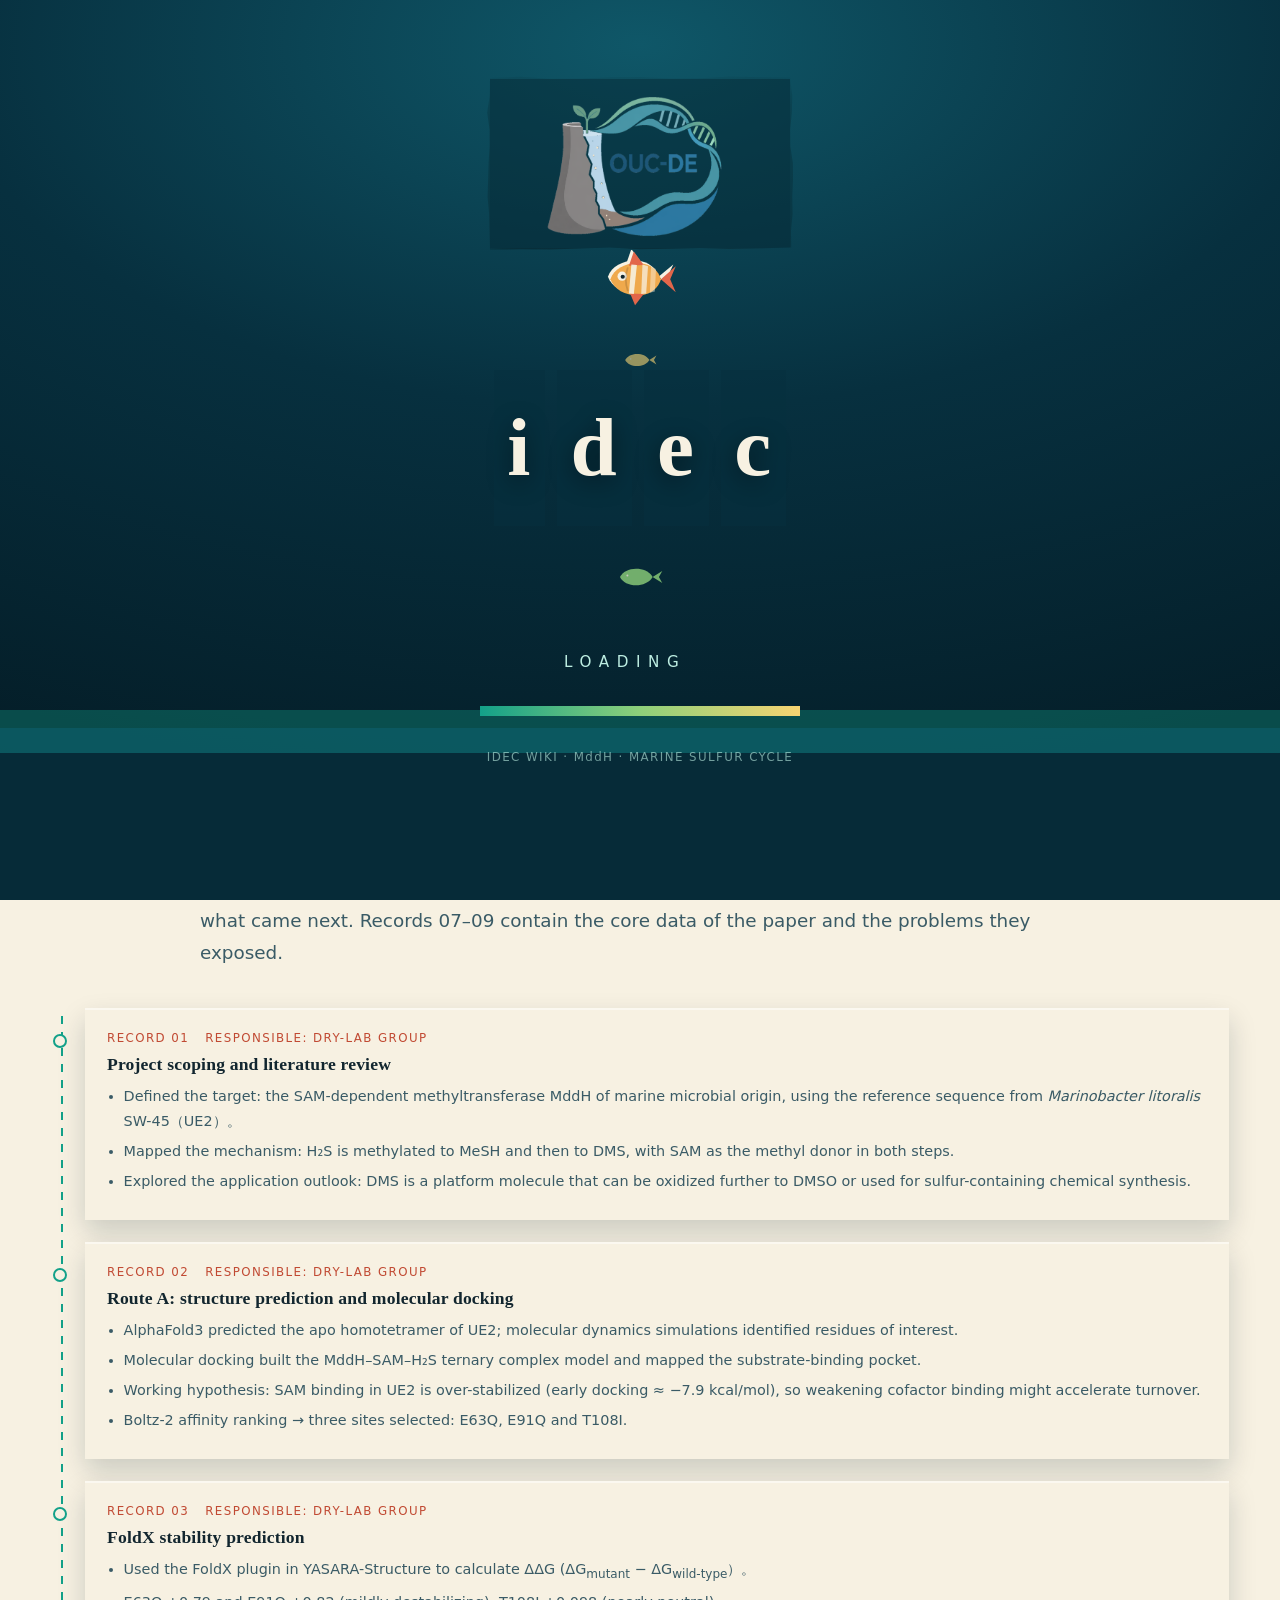
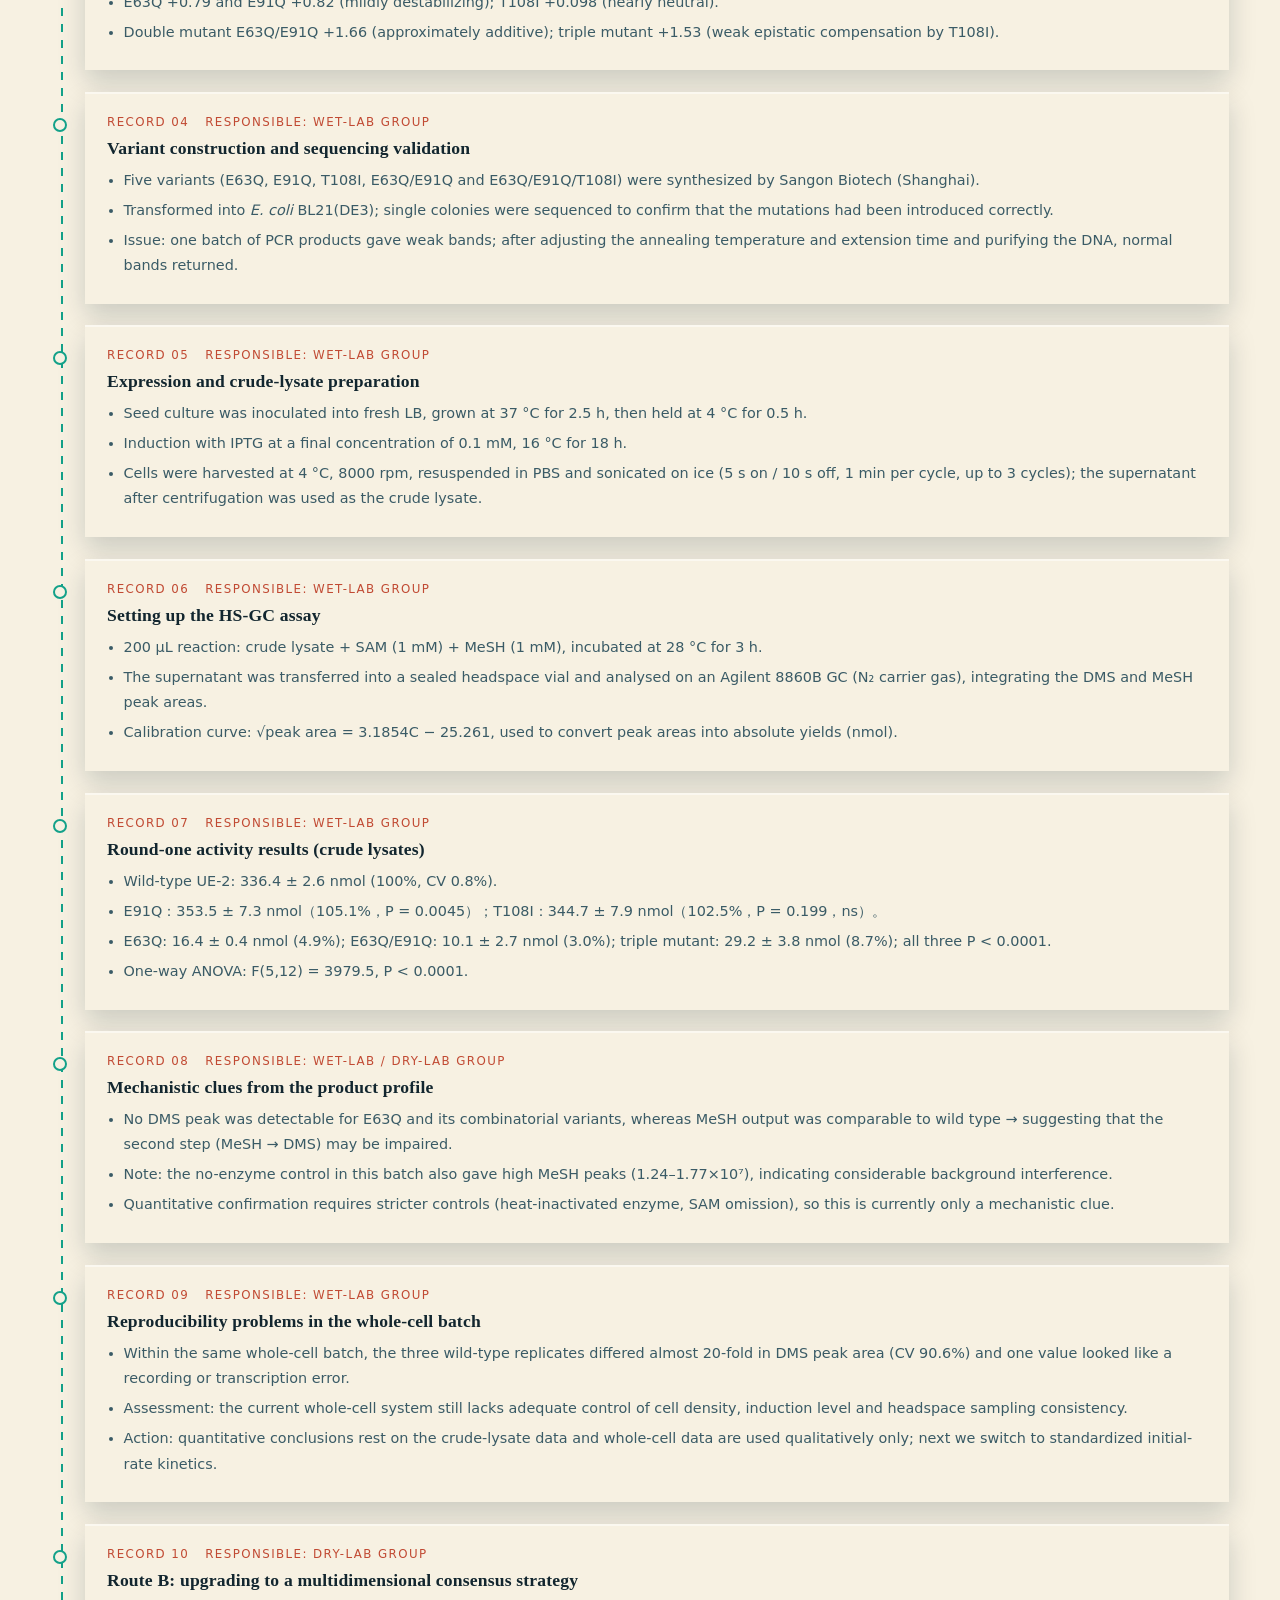
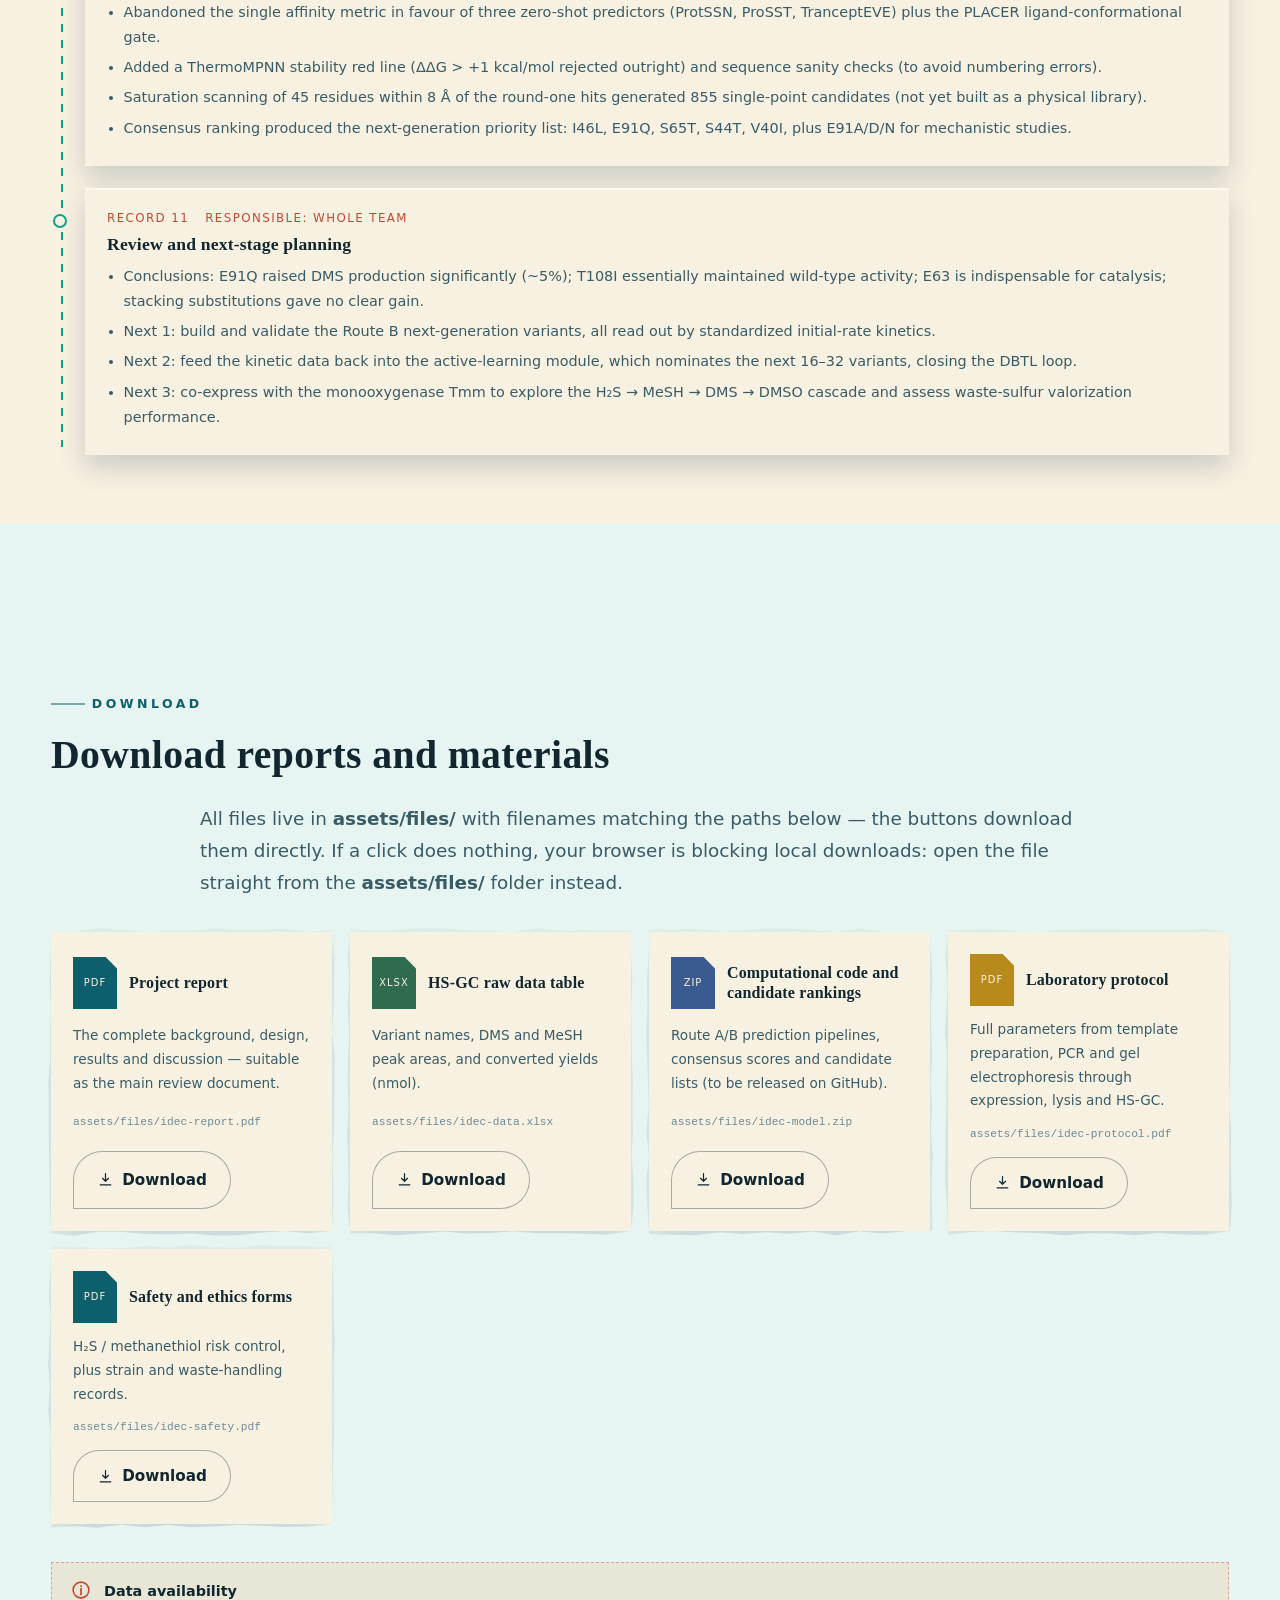
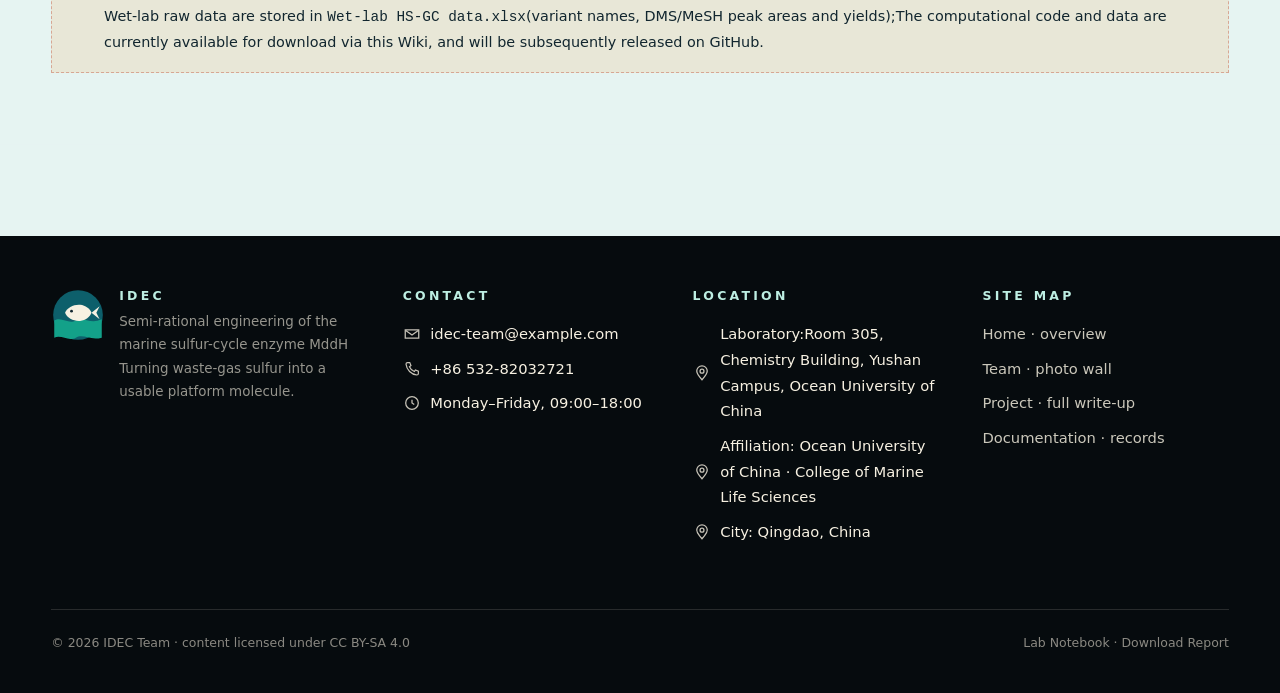
<file: documentation.html>
<!DOCTYPE html>
<html lang="zh-CN">
<head>
<meta charset="utf-8">
<meta name="viewport" content="width=device-width, initial-scale=1">
<title>Documentation · IDEC Wiki</title>
<meta name="description" content="IDEC 实验记录本（Lab Notebook）与可下载报告、数据、代码与安全材料。">
<link rel="icon" href="assets/img/favicon.png">
<link rel="stylesheet" href="assets/css/style.css">
<noscript>
<style>
  /* fallback when JavaScript is off: no loader trap, everything visible */
  .loader { display: none !important }
  [data-reveal] { opacity: 1 !important; transform: none !important }
  .drawer, .to-top { display: none !important }
  .scene-section { height: auto }
  .scene-sticky { position: static; height: auto; padding: 70px 0 }
  .scene-copy { display: grid; gap: 14px }
  .scene-step { position: static; opacity: 1; transform: none }
  .hero__scroll { display: none }
</style>
</noscript>
</head>
<body>

<!-- ============ 加载界面 ============ -->
<div class="loader" id="loader" role="status" aria-live="polite">
  <div class="loader__sea" aria-hidden="true">
    <span data-torn-self data-torn="18" data-torn-edges="top" data-torn-var="--clip" data-torn-seed="loader-sea-1"></span>
    <span data-torn-self data-torn="16" data-torn-edges="top" data-torn-var="--clip" data-torn-seed="loader-sea-2"></span>
    <span data-torn-self data-torn="14" data-torn-edges="top" data-torn-var="--clip" data-torn-seed="loader-sea-3"></span>
  </div>
  <div class="loader__bubbles" aria-hidden="true"></div>

  <div class="loader__inner">
    <div class="loader__slot" data-img-slot data-torn-self data-torn="10" data-torn-var="--clip" data-torn-seed="loader-slot">
      <img src="assets/img/loader-art.png" alt="IDEC team photo">
      <span class="slot-hint">Add your image here<br><code>assets/img/loader-art.png</code></span>
    </div>

    <div class="loader__orbit">
      <div class="loader__ring" aria-hidden="true">
        <span class="swimmer"><svg viewBox="0 0 120 92"><use href="#fish-swim"></use></svg></span>
      </div>
      <div class="loader__ring loader__ring--slow" aria-hidden="true">
        <span class="swimmer"><svg viewBox="0 0 124 72" style="color:#8ed07a"><use href="#fish-sil"></use></svg></span>
      </div>
      <div class="loader__ring loader__ring--fast" aria-hidden="true">
        <span class="swimmer"><svg viewBox="0 0 124 72" style="color:#f7d472"><use href="#fish-sil"></use></svg></span>
      </div>
      <div class="loader__word" aria-label="IDEC">
        <span>i</span><span>d</span><span>e</span><span>c</span>
      </div>
    </div>

    <div class="loader__label">Loading<i>.</i><i>.</i><i>.</i></div>
    <div class="loader__bar" data-torn-self data-torn="16" data-torn-edges="all" data-torn-var="--clip" data-torn-seed="loader-bar"><i></i></div>
    <p class="loader__note">IDEC WIKI · MddH · MARINE SULFUR CYCLE</p>
  </div>
</div>

<div class="read-progress" aria-hidden="true"></div>

<!-- ============ 顶部导航 ============ -->
<header class="site-header">
  <div class="site-header__inner">
    <a class="logo-slot" href="index.html">
      <!-- 新增 logo（在原 logo 之前）：把图片放到 assets/img/logo-2.png 即自动显示；没有图片时显示下面的占位字 -->
      <span class="logo-slot__mark" data-img-slot data-torn-self data-torn="9" data-torn-var="--clip" data-torn-seed="logo-mark-2">
        <img src="assets/img/logo-2.png" alt="Ocean University of China logo" style="filter:none; padding:3px">
        <span class="logo-slot__fallback">OUC</span>
      </span>
      <span class="logo-slot__mark" data-img-slot data-torn-self data-torn="9" data-torn-var="--clip" data-torn-seed="logo-mark">
        <img src="assets/img/logo.png" alt="IDEC logo">
        <span class="logo-slot__fallback">IDEC</span>
      </span>
      <span class="logo-slot__text">
        <b>IDEC WIKI</b>
        <small>MddH Directed Evolution</small>
      </span>
    </a>

    <button class="burger" type="button" aria-label="Open navigation menu" aria-expanded="false" aria-controls="drawer">
      <span class="burger__lines" aria-hidden="true"><i></i><i></i><i></i></span>
    </button>
  </div>
</header>

<!-- ============ 折叠抽屉 ============ -->
<div class="drawer" id="drawer">
  <div class="drawer__scrim" aria-hidden="true"></div>
  <div class="drawer__panel" role="dialog" aria-modal="true" aria-label="站点导航">
    <p class="drawer__title">Index</p>
    <nav class="drawer__nav">
      <a class="drawer__link" href="index.html">
        <span class="drawer__num">01</span>
        <span><b>Home</b><small>Home · project overview and updates</small></span>
        <span><svg viewBox="0 0 24 24" width="20" aria-hidden="true"><use href="#ic-arrow"></use></svg></span>
      </a>
      <a class="drawer__link" href="team.html">
        <span class="drawer__num">02</span>
        <span><b>Team</b><small>Photo wall · click a portrait to flip it</small></span>
        <span><svg viewBox="0 0 24 24" width="20" aria-hidden="true"><use href="#ic-arrow"></use></svg></span>
      </a>
      <a class="drawer__link" href="project.html">
        <span class="drawer__num">03</span>
        <span><b>Project</b><small>Description / Design / Results …</small></span>
        <span><svg viewBox="0 0 24 24" width="20" aria-hidden="true"><use href="#ic-arrow"></use></svg></span>
      </a>
      <a class="drawer__link" href="documentation.html">
        <span class="drawer__num">04</span>
        <span><b>Documentation</b><small>Lab Notebook / Download</small></span>
        <span><svg viewBox="0 0 24 24" width="20" aria-hidden="true"><use href="#ic-arrow"></use></svg></span>
      </a>
      <a class="drawer__link" href="challenge.html">
        <span class="drawer__num">05</span>
        <span><b>Challenge</b><small>Challenge · pRK24 conjugation control</small></span>
        <span><svg viewBox="0 0 24 24" width="20" aria-hidden="true"><use href="#ic-arrow"></use></svg></span>
      </a>
    </nav>

    <div class="drawer__art" aria-hidden="true">
      <svg viewBox="0 0 120 92" width="82"><use href="#fish-swim"></use></svg>
      <svg viewBox="0 0 130 130" width="62" style="color:#8ed07a"><use href="#coral-fan"></use></svg>
      <svg viewBox="0 0 90 180" width="26"><use href="#kelp"></use></svg>
    </div>
    <p class="drawer__foot">IDEC · Engineering the marine sulfur-cycle enzyme MddH<br>Content under continuous update · <span data-year>2026</span></p>
  </div>
</div>

<main>

<!-- ============ 页头 ============ -->
<section class="page-head">
  <div class="page-head__art" aria-hidden="true">
    <svg viewBox="0 0 200 200">
      <use href="#kelp" x="0" y="10" width="80" height="180"></use>
      <use href="#fish-swim" x="60" y="20" width="140" height="108"></use>
      <use href="#shell" x="120" y="140" width="70" height="70" style="--c1:#f7d472"></use>
    </svg>
  </div>
  <div class="wrap page-head__inner">
    <p class="crumb">Documentation · records</p>
    <h1>Lab records and downloads</h1>
    <p class="lede" style="max-width:54ch">
      This page has two parts:<b>Lab Notebook</b> a chronological record of every computational and wet-lab step, including setbacks and fixes;
      <b>Download</b> reports, raw data, computational code and safety documents. The records follow the project's DBTL cycle:<b>Design → Build → Test → Learn</b>。
    </p>
    <div class="row" style="margin-top:1.6rem">
      <a class="btn btn--sea" href="#lab-notebook">
        Open the Lab Notebook
        <svg viewBox="0 0 24 24" width="18" aria-hidden="true"><use href="#ic-arrow"></use></svg>
      </a>
      <a class="btn btn--ghost" href="#download-report">Jump to downloads</a>
    </div>
  </div>
</section>

<!-- ============ Lab Notebook ============ -->
<section class="band band--paper" id="lab-notebook">
  <div class="tear tear--top" data-torn-self data-torn="22" data-torn-edges="top" data-torn-var="--clip" data-torn-seed="tear-doc" aria-hidden="true"></div>
  <div class="wrap">
    <span class="eyebrow" data-reveal>Lab Notebook</span>
    <h2 data-reveal>Lab Notebook</h2>
    <p class="lede wrap--narrow" style="margin-bottom:2.4rem" data-reveal>
      Each record answers four questions: what we did, what we observed, what went wrong and what came next. Records 07–09 contain the core data of the paper and the problems they exposed.
    </p>

    <div class="timeline">
      <article class="entry" data-reveal>
        <div class="entry__meta"><span>Record 01</span><span>Responsible: Dry-Lab Group</span></div>
        <h3>Project scoping and literature review</h3>
        <ul>
          <li>Defined the target: the SAM-dependent methyltransferase MddH of marine microbial origin, using the reference sequence from <i>Marinobacter litoralis</i> SW-45（UE2）。</li>
          <li>Mapped the mechanism: H₂S is methylated to MeSH and then to DMS, with SAM as the methyl donor in both steps.</li>
          <li>Explored the application outlook: DMS is a platform molecule that can be oxidized further to DMSO or used for sulfur-containing chemical synthesis.</li>
        </ul>
      </article>

      <article class="entry" data-reveal>
        <div class="entry__meta"><span>Record 02</span><span>Responsible: Dry-Lab Group</span></div>
        <h3>Route A: structure prediction and molecular docking</h3>
        <ul>
          <li>AlphaFold3 predicted the apo homotetramer of UE2; molecular dynamics simulations identified residues of interest.</li>
          <li>Molecular docking built the MddH–SAM–H₂S ternary complex model and mapped the substrate-binding pocket.</li>
          <li>Working hypothesis: SAM binding in UE2 is over-stabilized (early docking ≈ −7.9 kcal/mol), so weakening cofactor binding might accelerate turnover.</li>
          <li>Boltz-2 affinity ranking → three sites selected: E63Q, E91Q and T108I.</li>
        </ul>
      </article>

      <article class="entry" data-reveal>
        <div class="entry__meta"><span>Record 03</span><span>Responsible: Dry-Lab Group</span></div>
        <h3>FoldX stability prediction</h3>
        <ul>
          <li>Used the FoldX plugin in YASARA-Structure to calculate ΔΔG (ΔG<sub>mutant</sub> − ΔG<sub>wild-type</sub>）。</li>
          <li>E63Q +0.79 and E91Q +0.82 (mildly destabilizing); T108I +0.098 (nearly neutral).</li>
          <li>Double mutant E63Q/E91Q +1.66 (approximately additive); triple mutant +1.53 (weak epistatic compensation by T108I).</li>
        </ul>
      </article>

      <article class="entry" data-reveal>
        <div class="entry__meta"><span>Record 04</span><span>Responsible: Wet-Lab Group</span></div>
        <h3>Variant construction and sequencing validation</h3>
        <ul>
          <li>Five variants (E63Q, E91Q, T108I, E63Q/E91Q and E63Q/E91Q/T108I) were synthesized by Sangon Biotech (Shanghai).</li>
          <li>Transformed into <i>E. coli</i> BL21(DE3); single colonies were sequenced to confirm that the mutations had been introduced correctly.</li>
          <li>Issue: one batch of PCR products gave weak bands; after adjusting the annealing temperature and extension time and purifying the DNA, normal bands returned.</li>
        </ul>
      </article>

      <article class="entry" data-reveal>
        <div class="entry__meta"><span>Record 05</span><span>Responsible: Wet-Lab Group</span></div>
        <h3>Expression and crude-lysate preparation</h3>
        <ul>
          <li>Seed culture was inoculated into fresh LB, grown at 37 °C for 2.5 h, then held at 4 °C for 0.5 h.</li>
          <li>Induction with IPTG at a final concentration of 0.1 mM, 16 °C for 18 h.</li>
          <li>Cells were harvested at 4 °C, 8000 rpm, resuspended in PBS and sonicated on ice (5 s on / 10 s off, 1 min per cycle, up to 3 cycles); the supernatant after centrifugation was used as the crude lysate.</li>
        </ul>
      </article>

      <article class="entry" data-reveal>
        <div class="entry__meta"><span>Record 06</span><span>Responsible: Wet-Lab Group</span></div>
        <h3>Setting up the HS-GC assay</h3>
        <ul>
          <li>200 μL reaction: crude lysate + SAM (1 mM) + MeSH (1 mM), incubated at 28 °C for 3 h.</li>
          <li>The supernatant was transferred into a sealed headspace vial and analysed on an Agilent 8860B GC (N₂ carrier gas), integrating the DMS and MeSH peak areas.</li>
          <li>Calibration curve: √peak area = 3.1854C − 25.261, used to convert peak areas into absolute yields (nmol).</li>
        </ul>
      </article>

      <article class="entry" data-reveal>
        <div class="entry__meta"><span>Record 07</span><span>Responsible: Wet-Lab Group</span></div>
        <h3>Round-one activity results (crude lysates)</h3>
        <ul>
          <li>Wild-type UE-2: 336.4 ± 2.6 nmol (100%, CV 0.8%).</li>
          <li>E91Q：353.5 ± 7.3 nmol（105.1%，P = 0.0045）；T108I：344.7 ± 7.9 nmol（102.5%，P = 0.199，ns）。</li>
          <li>E63Q: 16.4 ± 0.4 nmol (4.9%); E63Q/E91Q: 10.1 ± 2.7 nmol (3.0%); triple mutant: 29.2 ± 3.8 nmol (8.7%); all three P &lt; 0.0001.</li>
          <li>One-way ANOVA: F(5,12) = 3979.5, P &lt; 0.0001.</li>
        </ul>
      </article>

      <article class="entry" data-reveal>
        <div class="entry__meta"><span>Record 08</span><span>Responsible: Wet-Lab / Dry-Lab Group</span></div>
        <h3>Mechanistic clues from the product profile</h3>
        <ul>
          <li>No DMS peak was detectable for E63Q and its combinatorial variants, whereas MeSH output was comparable to wild type → suggesting that the second step (MeSH → DMS) may be impaired.</li>
          <li>Note: the no-enzyme control in this batch also gave high MeSH peaks (1.24–1.77×10⁷), indicating considerable background interference.</li>
          <li>Quantitative confirmation requires stricter controls (heat-inactivated enzyme, SAM omission), so this is currently only a mechanistic clue.</li>
        </ul>
      </article>

      <article class="entry" data-reveal>
        <div class="entry__meta"><span>Record 09</span><span>Responsible: Wet-Lab Group</span></div>
        <h3>Reproducibility problems in the whole-cell batch</h3>
        <ul>
          <li>Within the same whole-cell batch, the three wild-type replicates differed almost 20-fold in DMS peak area (CV 90.6%) and one value looked like a recording or transcription error.</li>
          <li>Assessment: the current whole-cell system still lacks adequate control of cell density, induction level and headspace sampling consistency.</li>
          <li>Action: quantitative conclusions rest on the crude-lysate data and whole-cell data are used qualitatively only; next we switch to standardized initial-rate kinetics.</li>
        </ul>
      </article>

      <article class="entry" data-reveal>
        <div class="entry__meta"><span>Record 10</span><span>Responsible: Dry-Lab Group</span></div>
        <h3>Route B: upgrading to a multidimensional consensus strategy</h3>
        <ul>
          <li>Abandoned the single affinity metric in favour of three zero-shot predictors (ProtSSN, ProSST, TranceptEVE) plus the PLACER ligand-conformational gate.</li>
          <li>Added a ThermoMPNN stability red line (ΔΔG &gt; +1 kcal/mol rejected outright) and sequence sanity checks (to avoid numbering errors).</li>
          <li>Saturation scanning of 45 residues within 8 Å of the round-one hits generated 855 single-point candidates (not yet built as a physical library).</li>
          <li>Consensus ranking produced the next-generation priority list: I46L, E91Q, S65T, S44T, V40I, plus E91A/D/N for mechanistic studies.</li>
        </ul>
      </article>

      <article class="entry" data-reveal>
        <div class="entry__meta"><span>Record 11</span><span>Responsible: whole team</span></div>
        <h3>Review and next-stage planning</h3>
        <ul>
          <li>Conclusions: E91Q raised DMS production significantly (~5%); T108I essentially maintained wild-type activity; E63 is indispensable for catalysis; stacking substitutions gave no clear gain.</li>
          <li>Next 1: build and validate the Route B next-generation variants, all read out by standardized initial-rate kinetics.</li>
          <li>Next 2: feed the kinetic data back into the active-learning module, which nominates the next 16–32 variants, closing the DBTL loop.</li>
          <li>Next 3: co-express with the monooxygenase Tmm to explore the H₂S → MeSH → DMS → DMSO cascade and assess waste-sulfur valorization performance.</li>
        </ul>
      </article>
    </div>
  </div>
</section>

<!-- ============ Download ============ -->
<section class="band band--mist" id="download-report">
  <div class="tear tear--top" data-torn-self data-torn="22" data-torn-edges="top" data-torn-var="--clip" data-torn-seed="tear-download" aria-hidden="true"></div>
  <div class="wrap">
    <span class="eyebrow" data-reveal>Download</span>
    <h2 data-reveal>Download reports and materials</h2>
    <p class="lede wrap--narrow" style="margin-bottom:2rem" data-reveal>
      All files live in <b>assets/files/</b> with filenames matching the paths below — the buttons download them directly. If a click does nothing, your browser is blocking local downloads: open the file straight from the <b>assets/files/</b> folder instead.
    </p>

    <div class="files">
      <article class="filecard" data-reveal data-torn="12" data-torn-var="--clip" data-torn-seed="file-idec-report.pdf">
        <div class="filecard__top">
          <span class="filecard__icon" style="background:#0d5f6b" aria-hidden="true">PDF</span>
          <h3>Project report</h3>
        </div>
        <p>The complete background, design, results and discussion — suitable as the main review document.</p>
        <span class="filecard__path">assets/files/idec-report.pdf</span>
        <a class="btn btn--ghost" href="assets/files/idec-report.pdf" data-file="assets/files/idec-report.pdf" download>
          <svg viewBox="0 0 24 24" width="17" aria-hidden="true"><use href="#ic-download"></use></svg>
          Download
        </a>
      </article>

      <article class="filecard" data-reveal data-torn="12" data-torn-var="--clip" data-torn-seed="file-idec-data.xlsx">
        <div class="filecard__top">
          <span class="filecard__icon" style="background:#2f6b4f" aria-hidden="true">XLSX</span>
          <h3>HS-GC raw data table</h3>
        </div>
        <p>Variant names, DMS and MeSH peak areas, and converted yields (nmol).</p>
        <span class="filecard__path">assets/files/idec-data.xlsx</span>
        <a class="btn btn--ghost" href="assets/files/idec-data.xlsx" data-file="assets/files/idec-data.xlsx" download>
          <svg viewBox="0 0 24 24" width="17" aria-hidden="true"><use href="#ic-download"></use></svg>
          Download
        </a>
      </article>

      <article class="filecard" data-reveal data-torn="12" data-torn-var="--clip" data-torn-seed="file-idec-model.zip">
        <div class="filecard__top">
          <span class="filecard__icon" style="background:#3b5a8f" aria-hidden="true">ZIP</span>
          <h3>Computational code and candidate rankings</h3>
        </div>
        <p>Route A/B prediction pipelines, consensus scores and candidate lists (to be released on GitHub).</p>
        <span class="filecard__path">assets/files/idec-model.zip</span>
        <a class="btn btn--ghost" href="assets/files/idec-model.zip" data-file="assets/files/idec-model.zip" download>
          <svg viewBox="0 0 24 24" width="17" aria-hidden="true"><use href="#ic-download"></use></svg>
          Download
        </a>
      </article>

      <article class="filecard" data-reveal data-torn="12" data-torn-var="--clip" data-torn-seed="file-idec-protocol.pdf">
        <div class="filecard__top">
          <span class="filecard__icon" style="background:#b8891b" aria-hidden="true">PDF</span>
          <h3>Laboratory protocol</h3>
        </div>
        <p>Full parameters from template preparation, PCR and gel electrophoresis through expression, lysis and HS-GC.</p>
        <span class="filecard__path">assets/files/idec-protocol.pdf</span>
        <a class="btn btn--ghost" href="assets/files/idec-protocol.pdf" data-file="assets/files/idec-protocol.pdf" download>
          <svg viewBox="0 0 24 24" width="17" aria-hidden="true"><use href="#ic-download"></use></svg>
          Download
        </a>
      </article>

      

      <article class="filecard" data-reveal data-torn="12" data-torn-var="--clip" data-torn-seed="file-idec-safety.pdf">
        <div class="filecard__top">
          <span class="filecard__icon" style="background:#0d5f6b" aria-hidden="true">PDF</span>
          <h3>Safety and ethics forms</h3>
        </div>
        <p>H₂S / methanethiol risk control, plus strain and waste-handling records.</p>
        <span class="filecard__path">assets/files/idec-safety.pdf</span>
        <a class="btn btn--ghost" href="assets/files/idec-safety.pdf" data-file="assets/files/idec-safety.pdf" download>
          <svg viewBox="0 0 24 24" width="17" aria-hidden="true"><use href="#ic-download"></use></svg>
          Download
        </a>
      </article>

      
    </div>

    <div class="note" style="margin-top:2.4rem" data-reveal>
      <svg viewBox="0 0 24 24" aria-hidden="true"><use href="#ic-info"></use></svg>
      <div>
        <b>Data availability</b>
        Wet-lab raw data are stored in <code>Wet-lab HS-GC data.xlsx</code>(variant names, DMS/MeSH peak areas and yields);The computational code and data are currently available for download via this Wiki, and will be subsequently released on GitHub. 
      </div>
    </div>
  </div>
</section>

</main>

<!-- ============ 黑色页脚 ============ -->
<footer class="site-footer" id="contact">
  <div class="tear tear--hang" style="--band:#e6f4f2" data-torn-self data-torn="22" data-torn-edges="bottom" data-torn-var="--clip" data-torn-seed="tear-footer" aria-hidden="true"></div>
  <div class="wrap">
    <div class="site-footer__grid">
      <div class="footer-brand">
        <svg viewBox="0 0 100 100" aria-hidden="true"><use href="#mark"></use></svg>
        <div>
          <h4 style="margin-bottom:.4rem">IDEC</h4>
          <p class="footer-note">
            Semi-rational engineering of the marine sulfur-cycle enzyme MddH<br>
            Turning waste-gas sulfur into a usable platform molecule.
          </p>
        </div>
      </div>
      <div>
        <h4>Contact</h4>
        <div class="footer-list">
          <span class="contact-line" data-copy="idec-team@example.com">
            <svg viewBox="0 0 24 24" aria-hidden="true"><use href="#ic-mail"></use></svg>
            idec-team@example.com 
          </span>
          <span class="contact-line" data-copy="+86 532-82032721">
            <svg viewBox="0 0 24 24" aria-hidden="true"><use href="#ic-phone"></use></svg>
            +86 532-82032721 
          </span>
          <span class="contact-line">
            <svg viewBox="0 0 24 24" aria-hidden="true"><use href="#ic-clock"></use></svg>
            Monday–Friday, 09:00–18:00
          </span>
        </div>
      </div>
      <div>
        <h4>Location</h4>
        <div class="footer-list">
          <span class="contact-line">
            <svg viewBox="0 0 24 24" aria-hidden="true"><use href="#ic-pin"></use></svg>
            Laboratory:Room 305, Chemistry Building, Yushan Campus, Ocean University of China
          </span>
          <span class="contact-line">
            <svg viewBox="0 0 24 24" aria-hidden="true"><use href="#ic-pin"></use></svg>
            Affiliation: Ocean University of China · College of Marine Life Sciences
          </span>
          <span class="contact-line">
            <svg viewBox="0 0 24 24" aria-hidden="true"><use href="#ic-pin"></use></svg>
            City: Qingdao, China
          </span>
        </div>
      </div>
      <div>
        <h4>Site map</h4>
        <div class="footer-list">
          <a href="index.html">Home · overview</a>
          <a href="team.html">Team · photo wall</a>
          <a href="project.html">Project · full write-up</a>
          <a href="documentation.html">Documentation · records</a>
        </div>
      </div>
    </div>
    <div class="footer-bottom">
      <span>© <span data-year>2026</span> IDEC Team · content licensed under CC BY-SA 4.0</span>
      <span>Lab Notebook · Download Report</span>
    </div>
  </div>
</footer>

<button class="to-top" type="button" aria-label="Back to top">
  <svg viewBox="0 0 24 24" width="22" aria-hidden="true"><use href="#ic-up"></use></svg>
</button>

<script src="assets/js/main.js"></script>
</body>
</html>
</file>
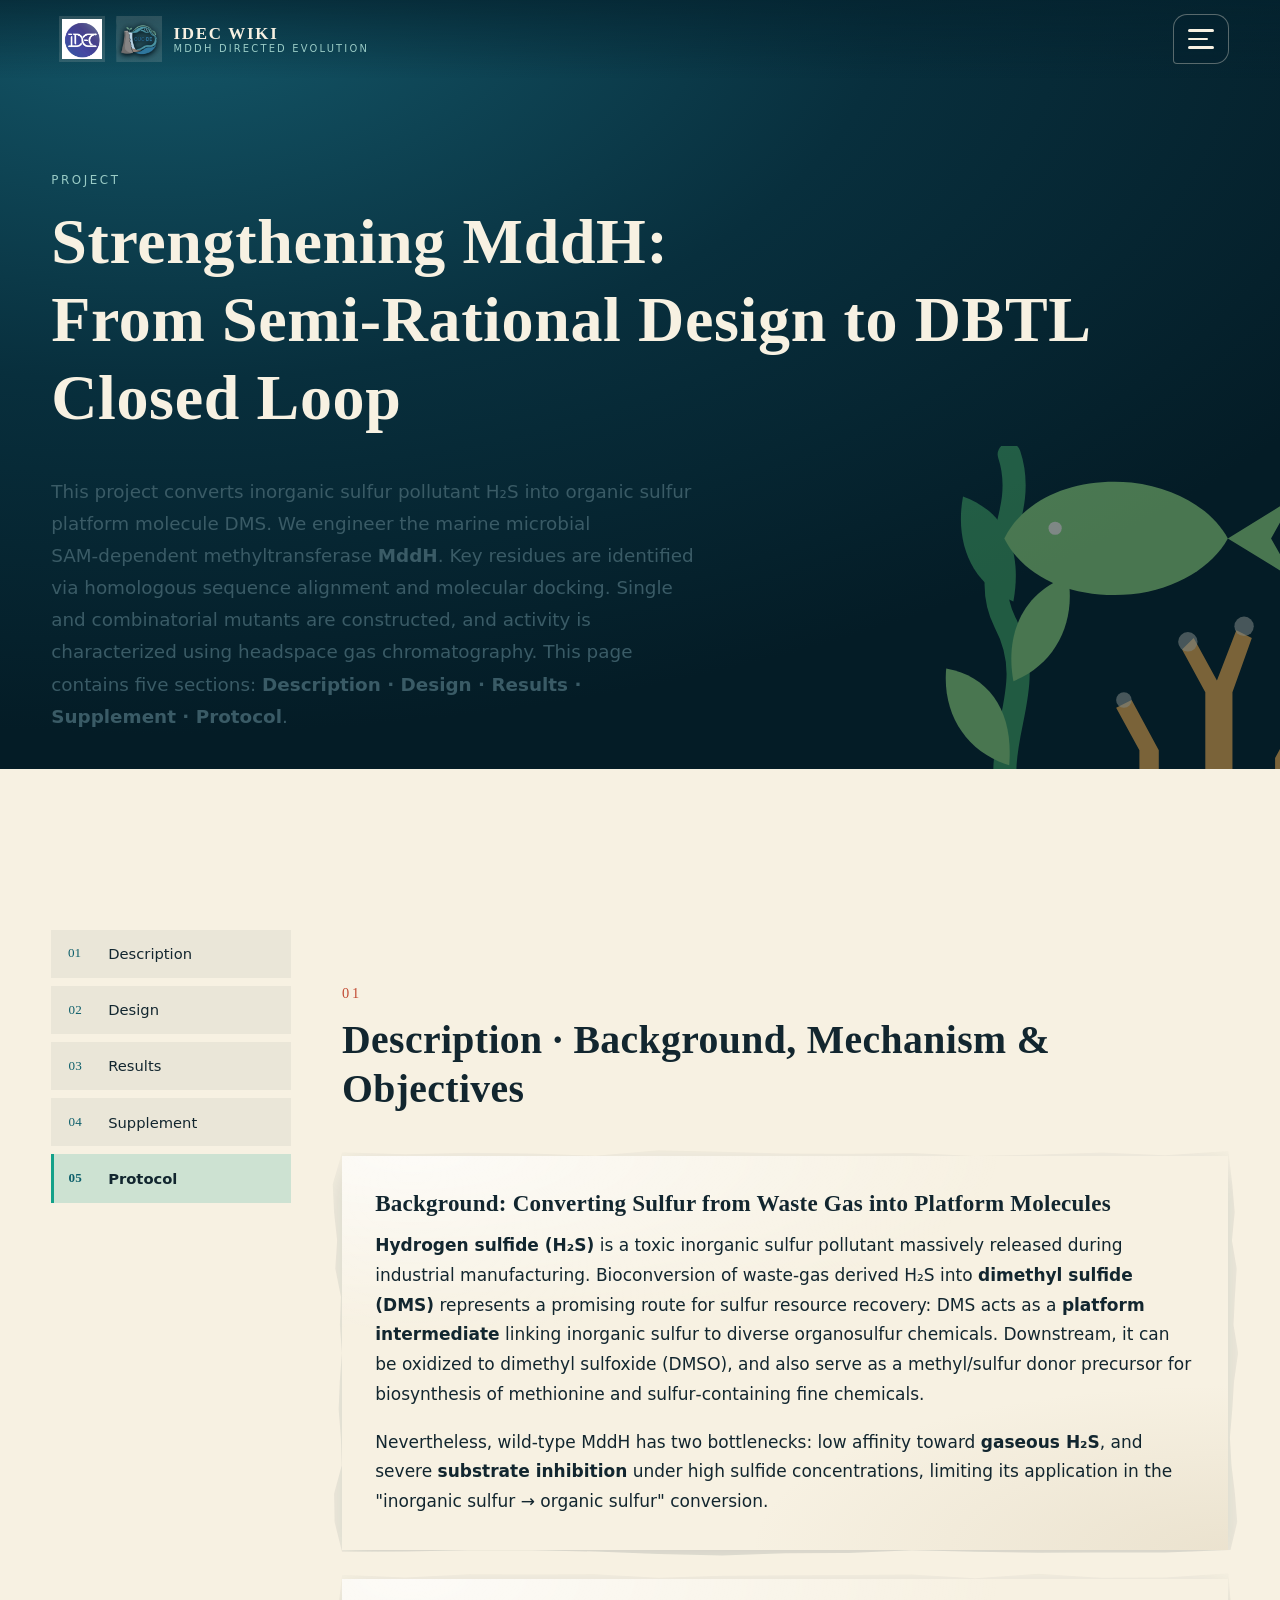
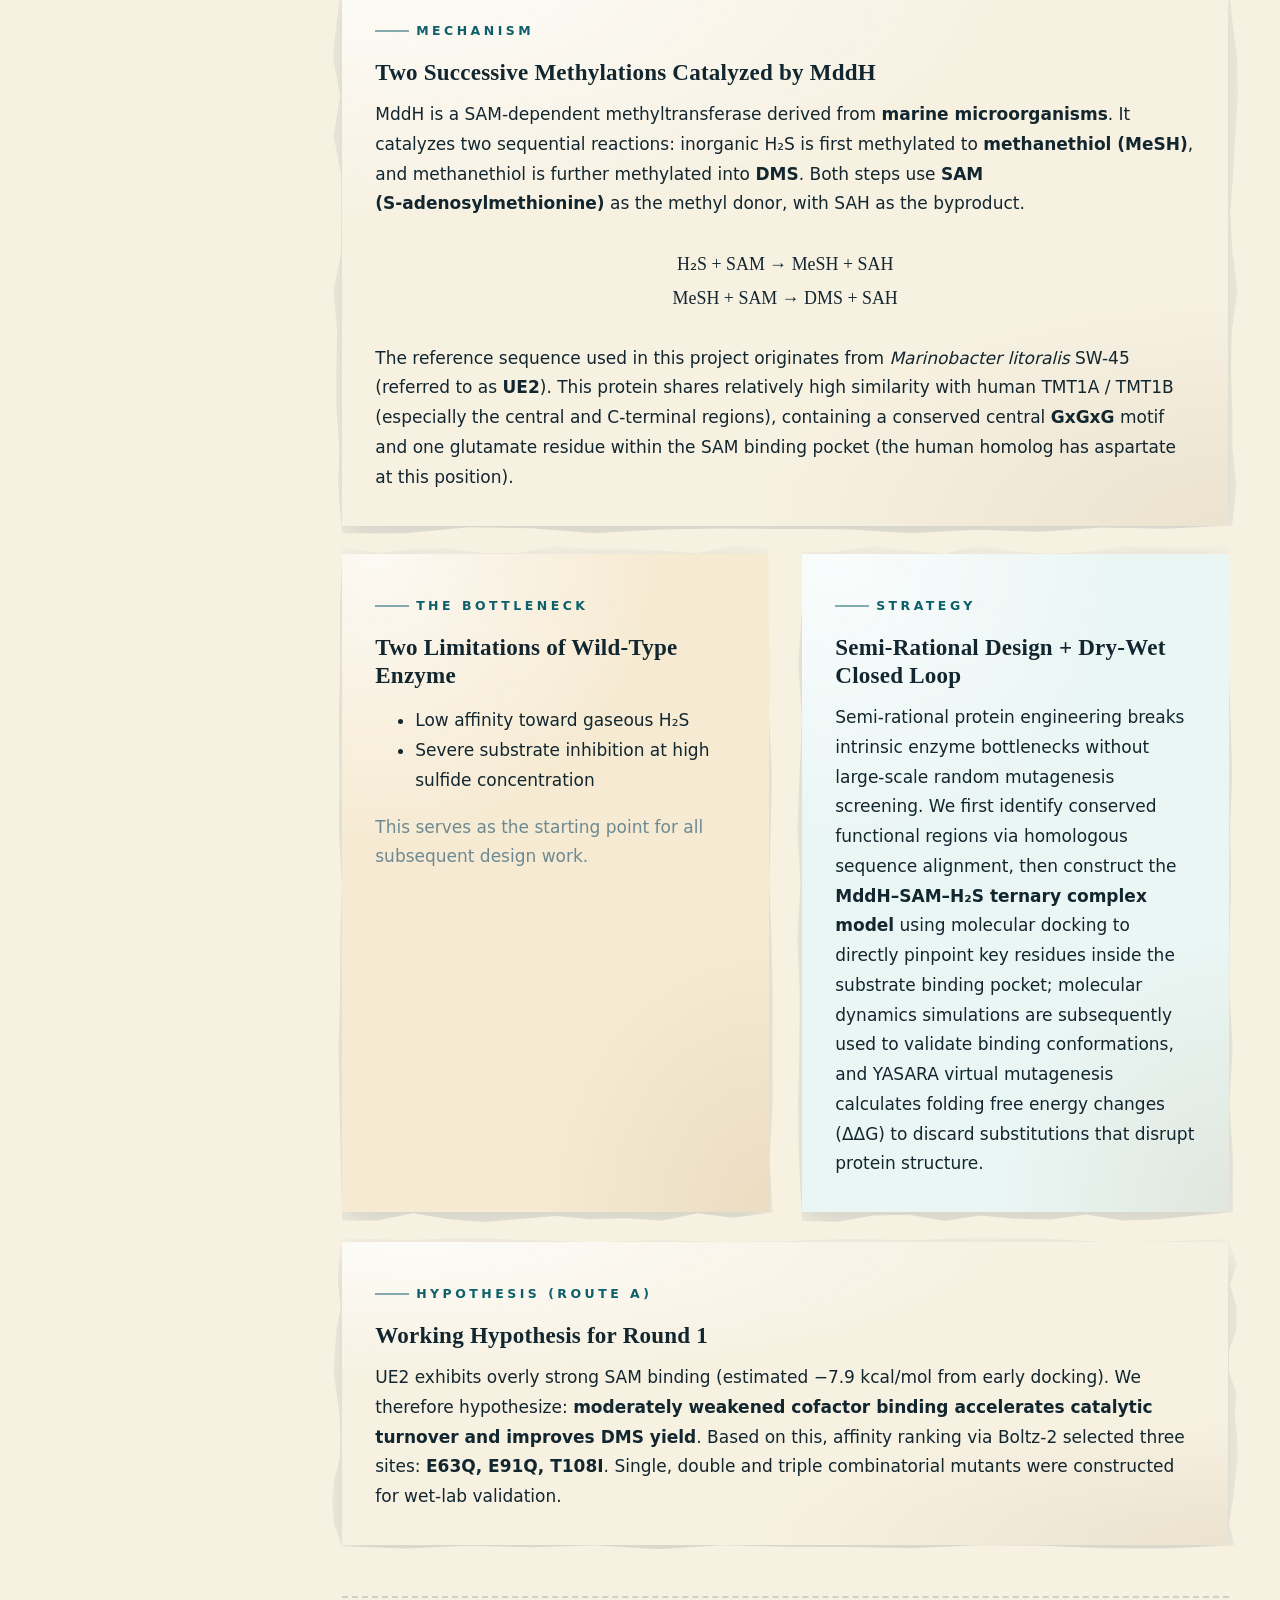
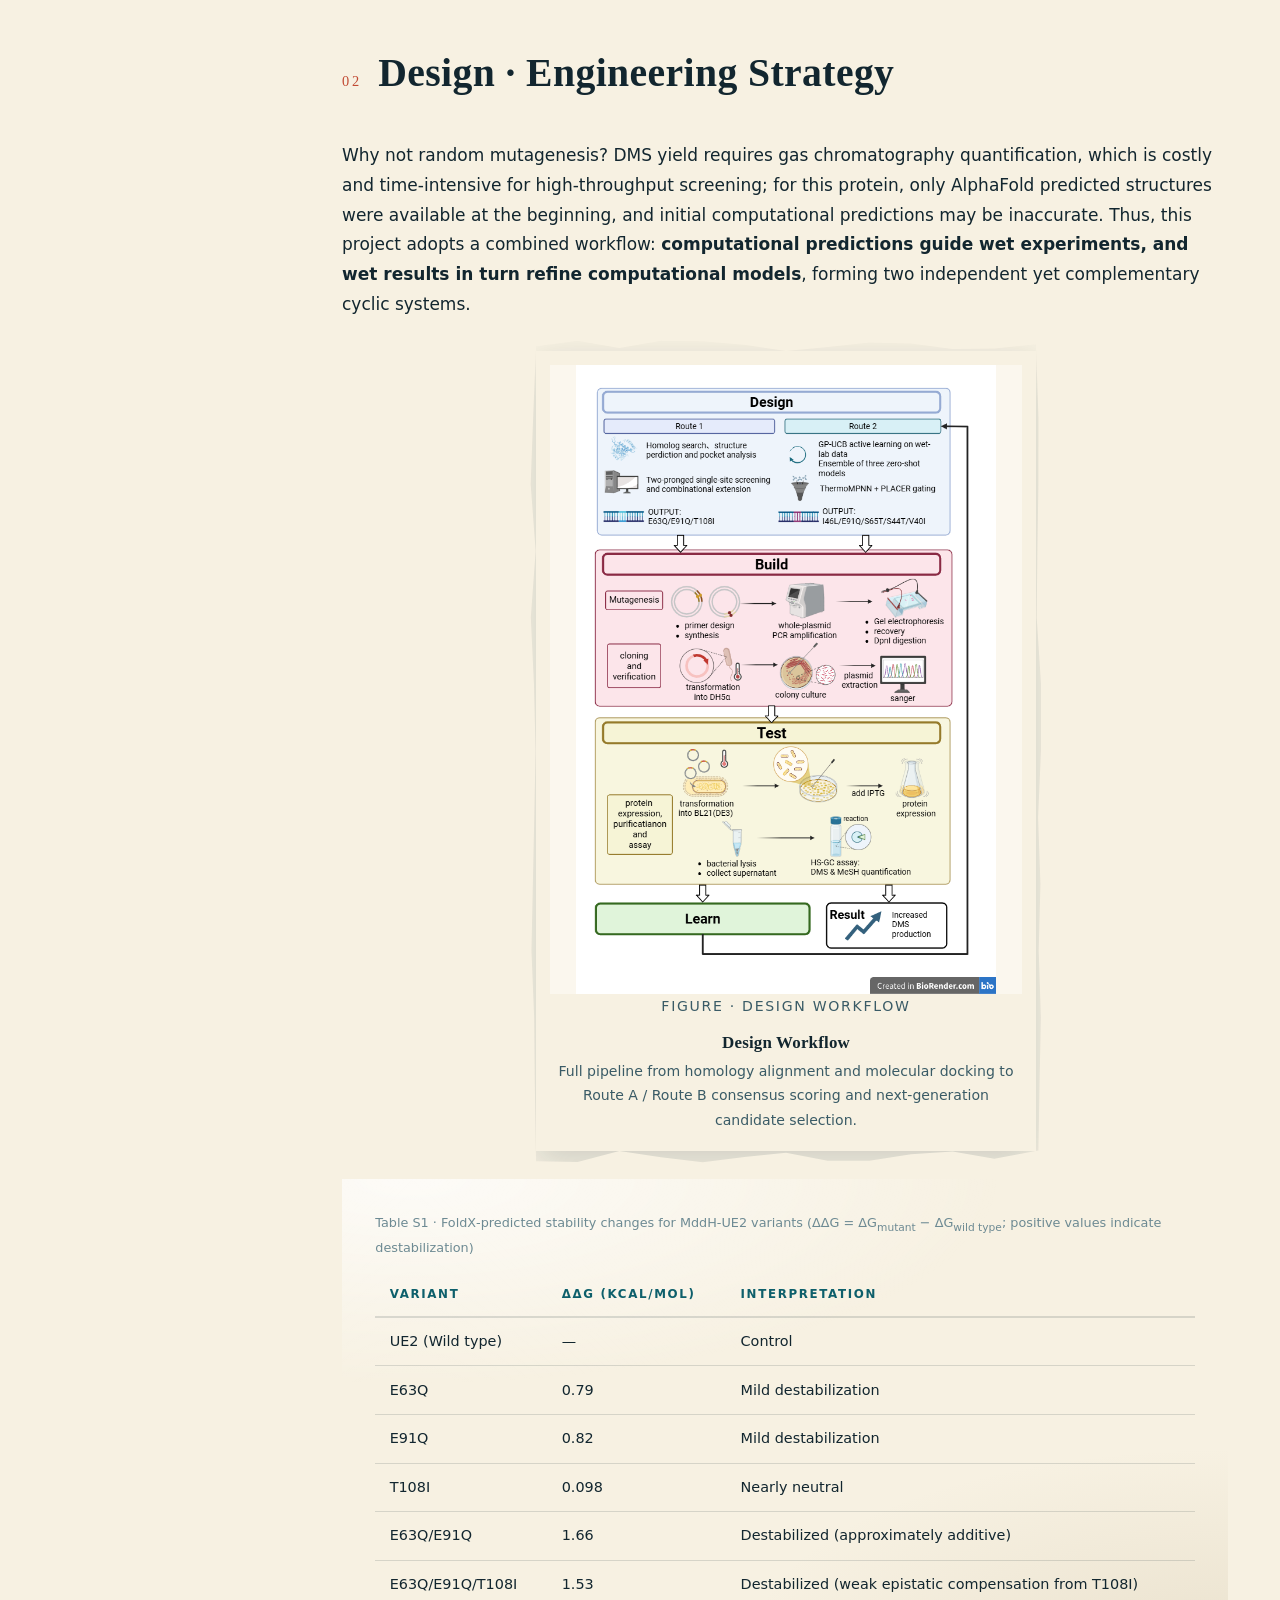
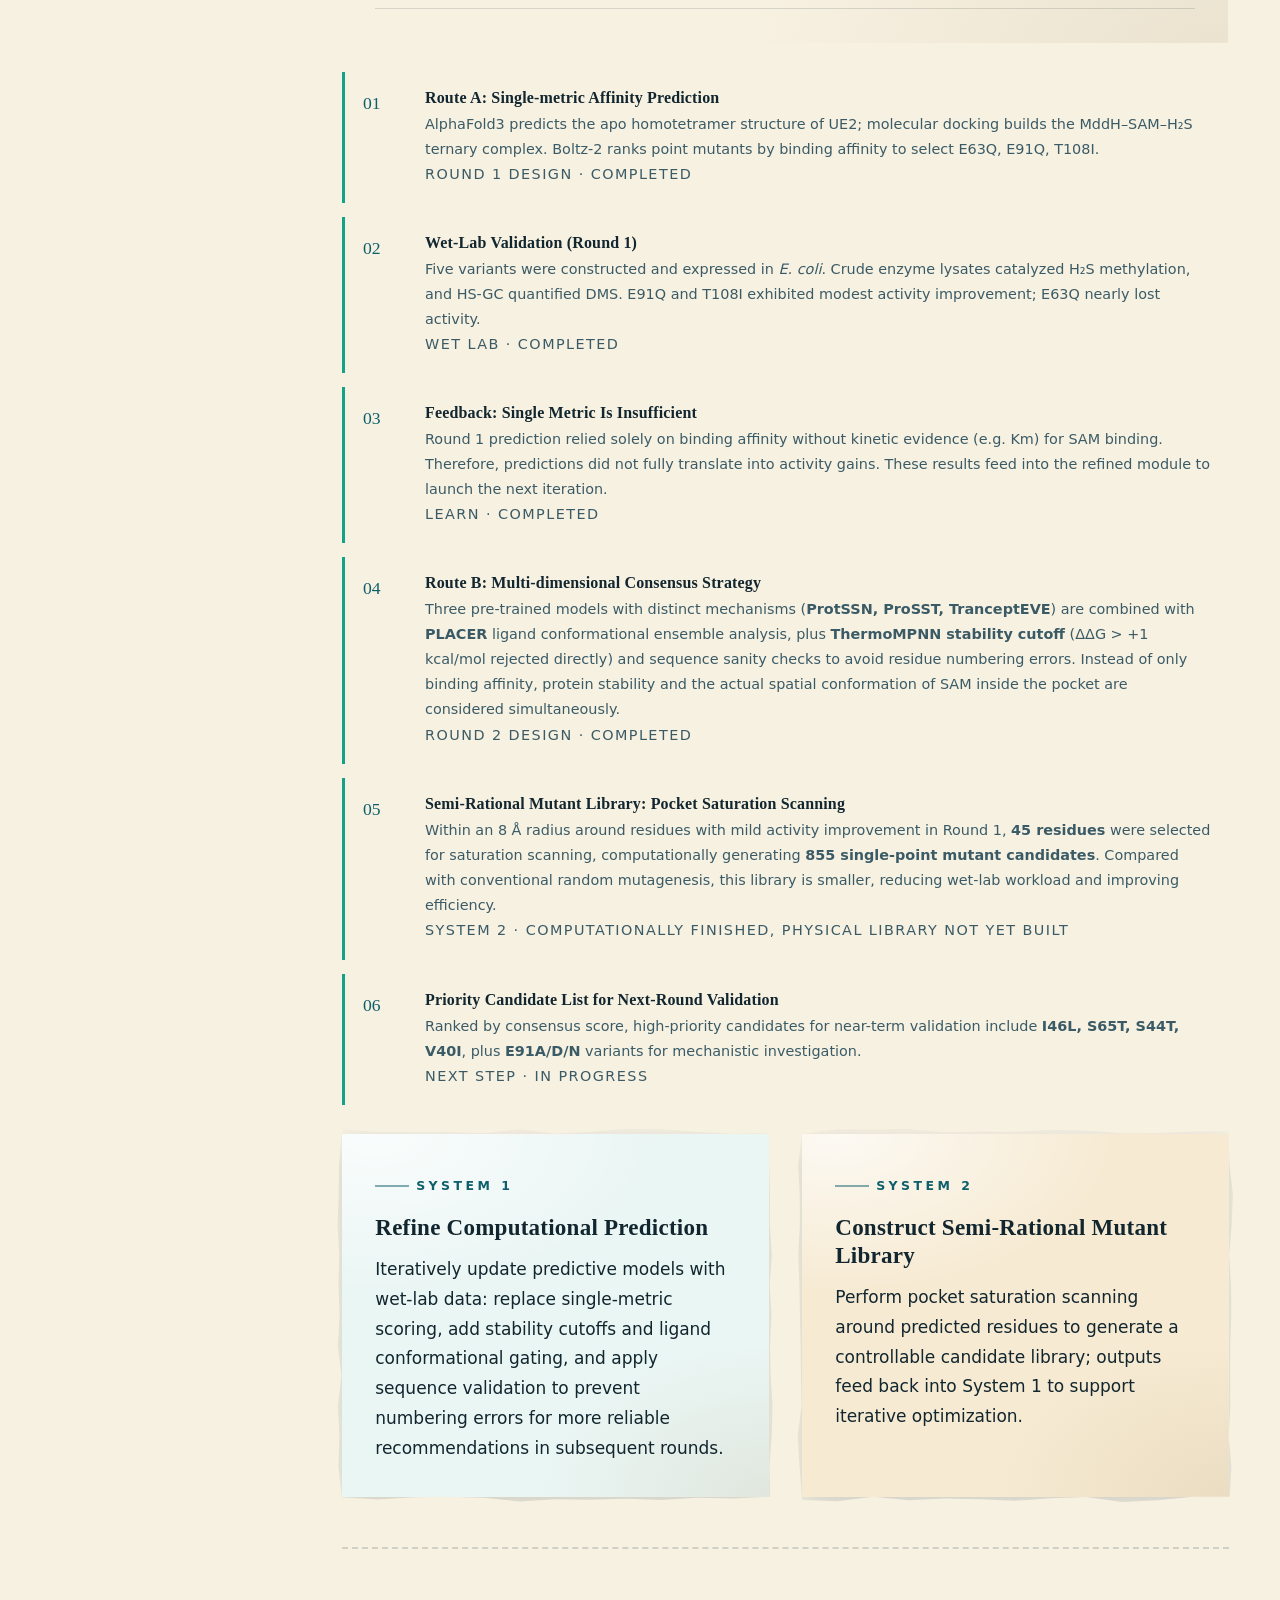
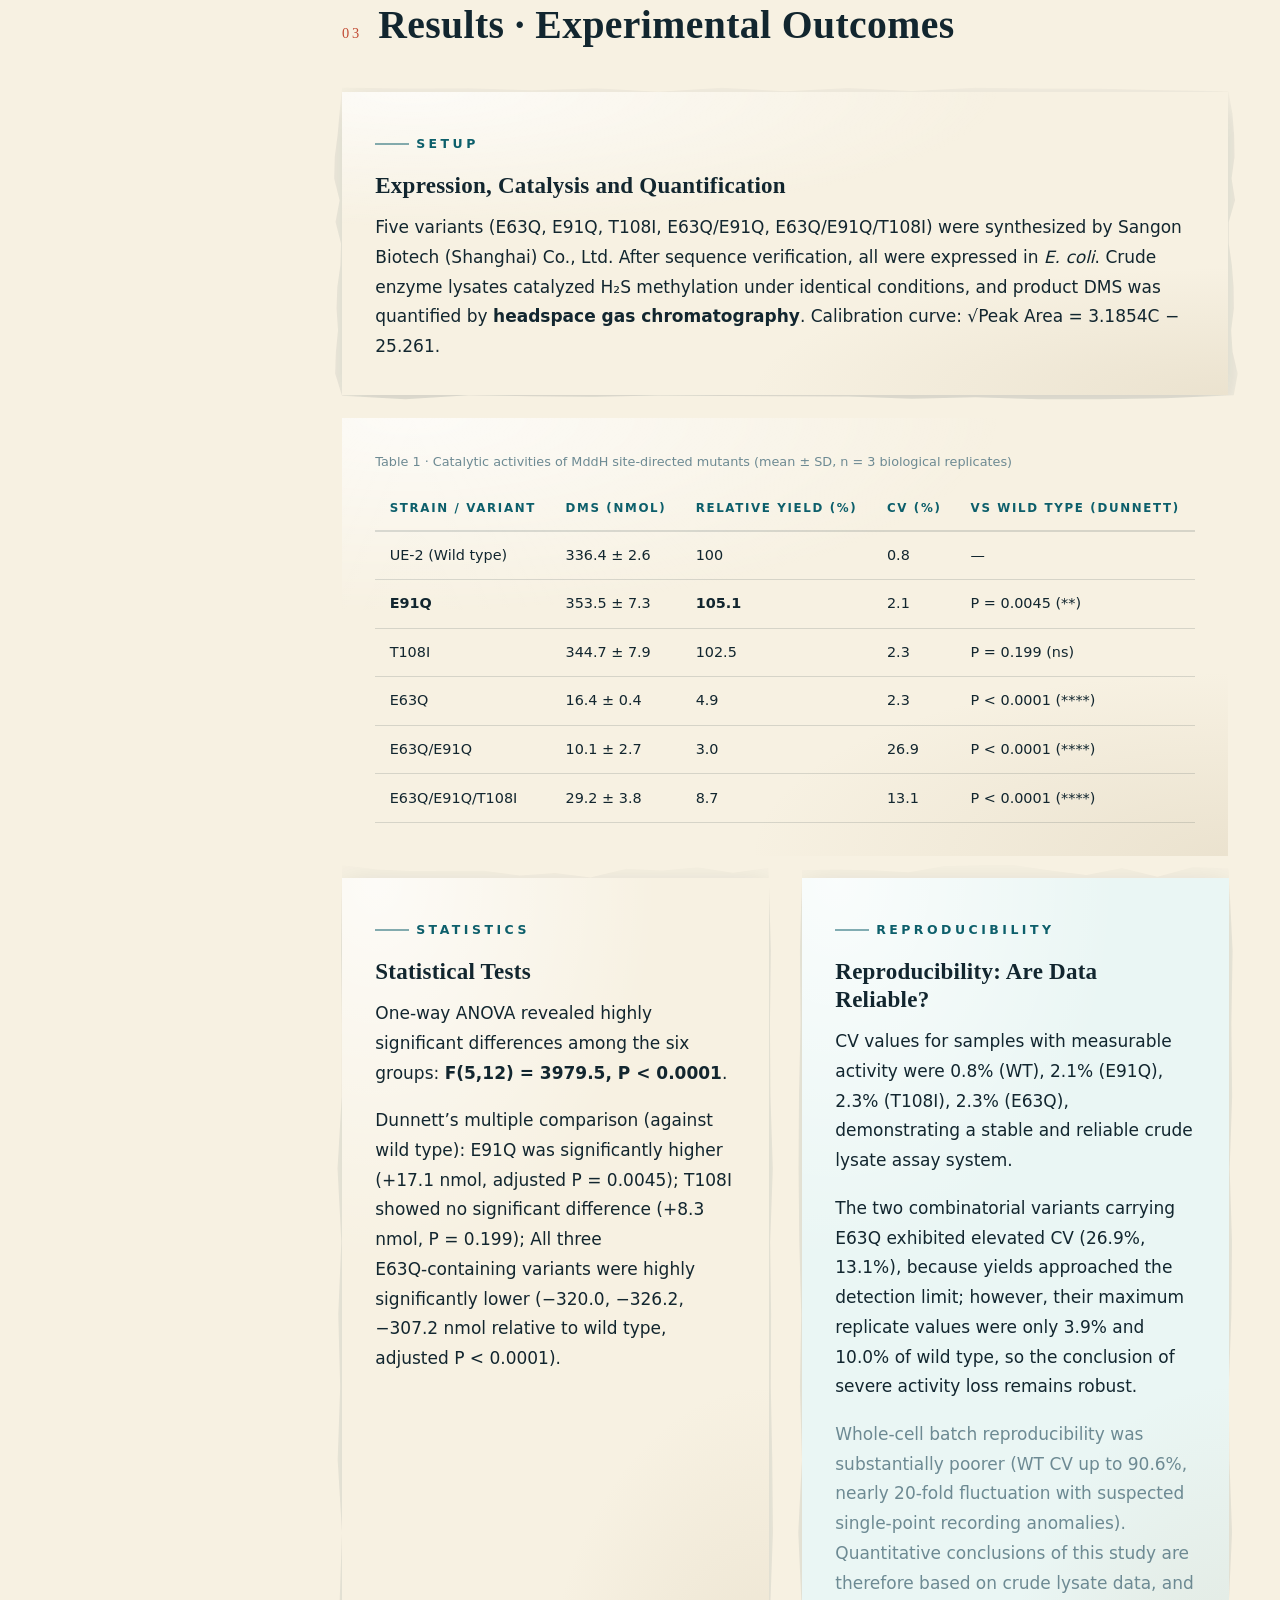
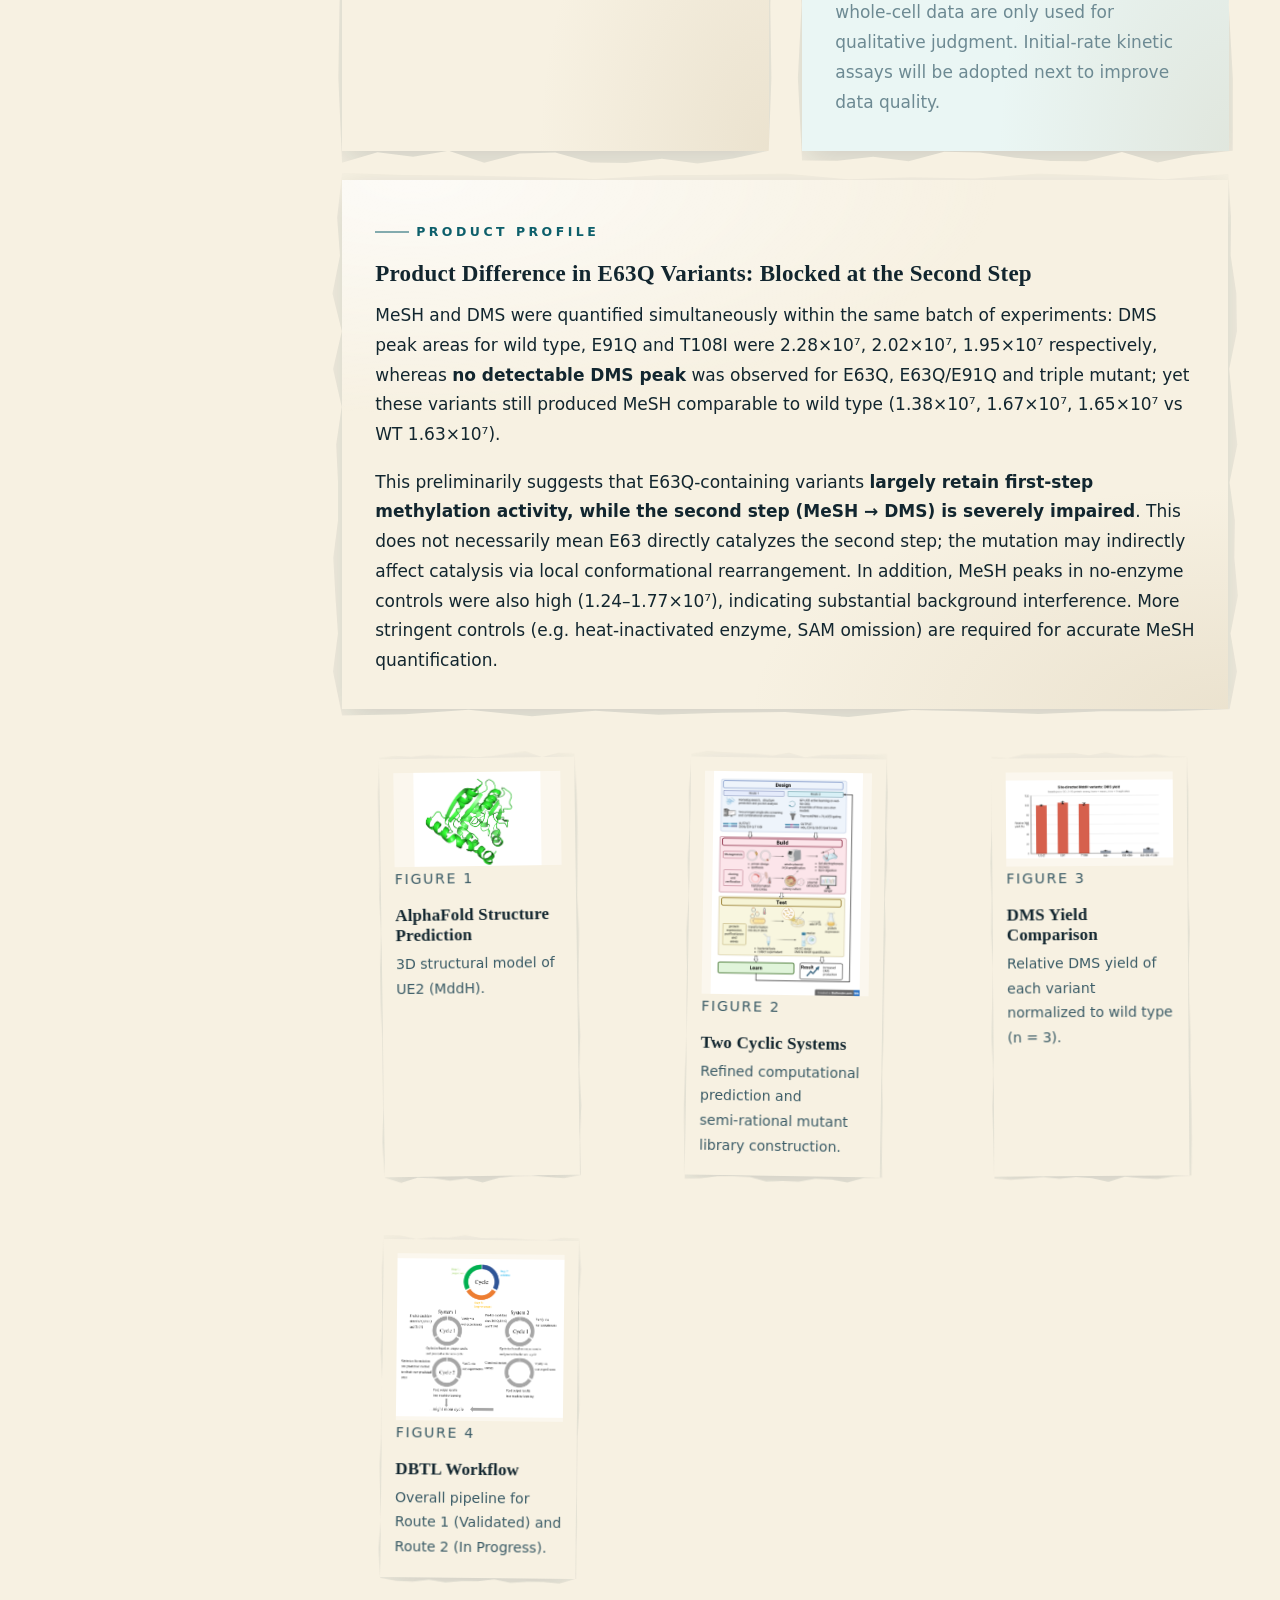
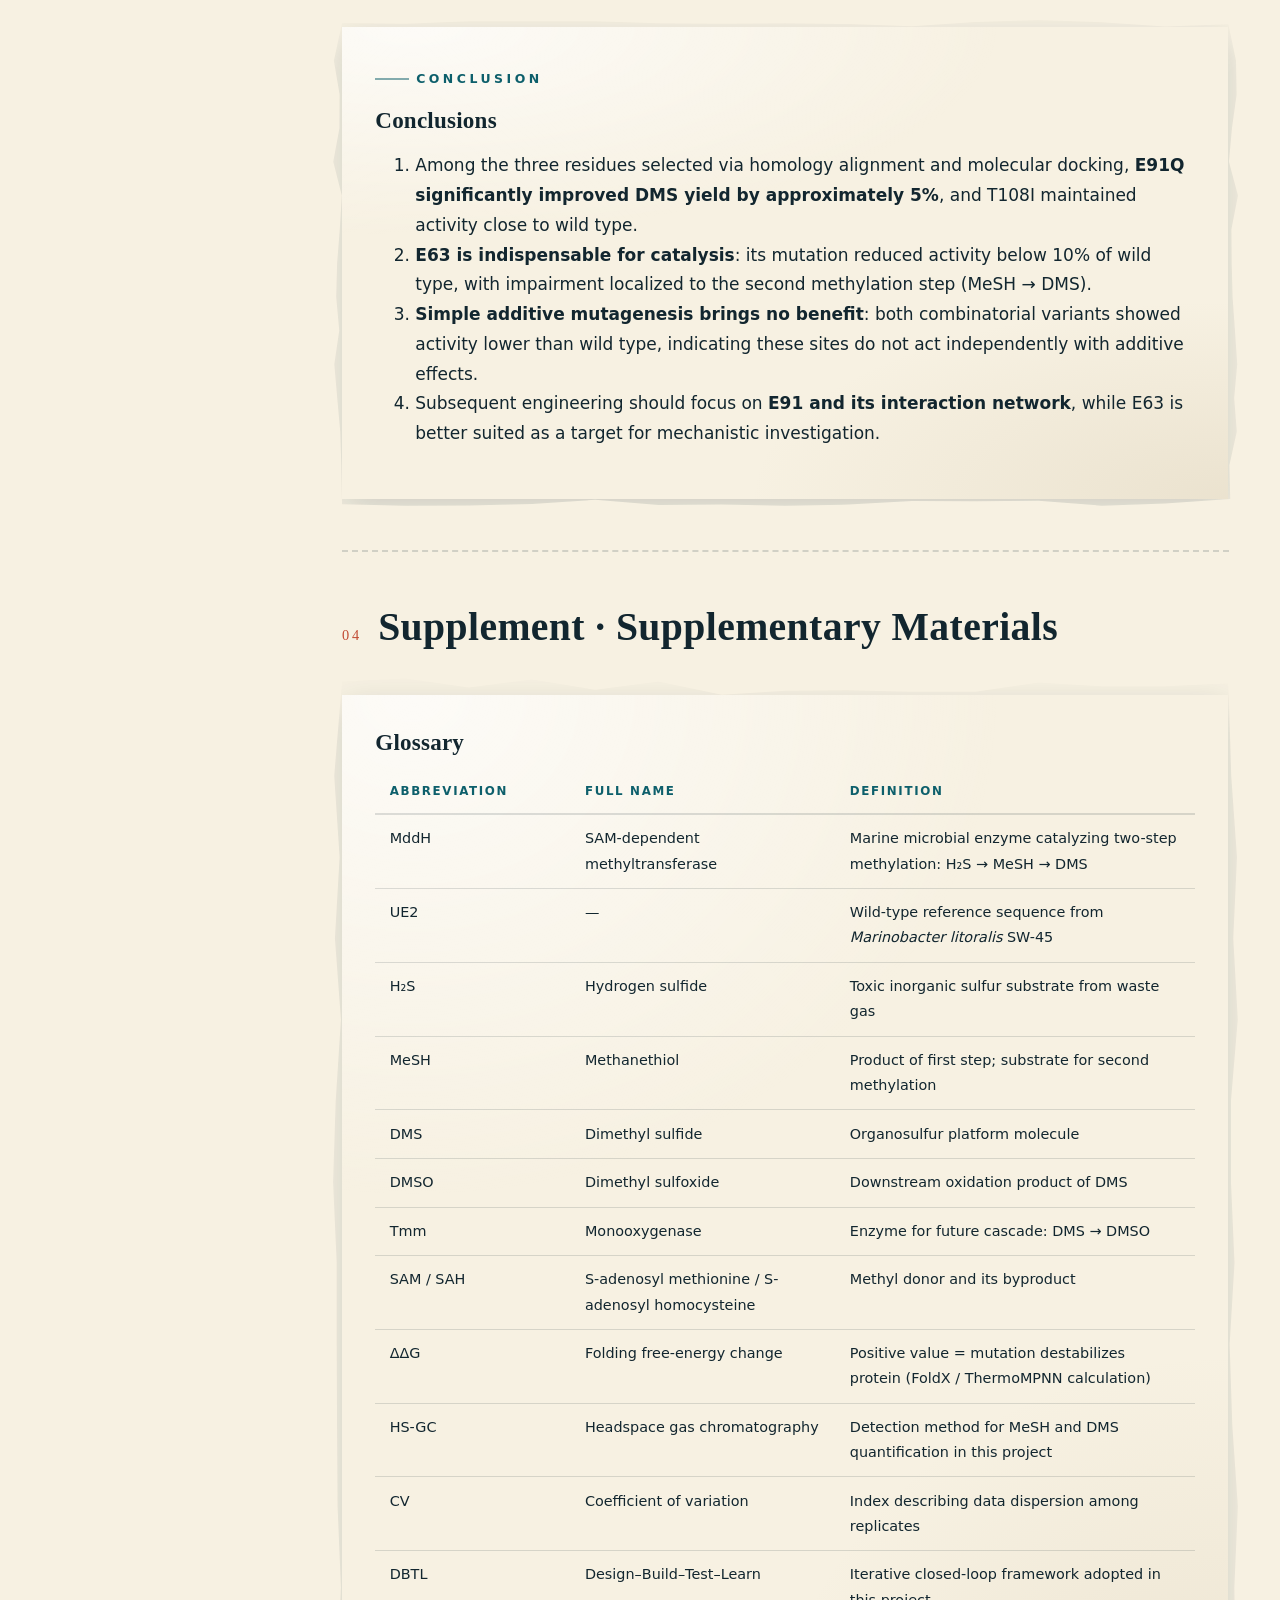
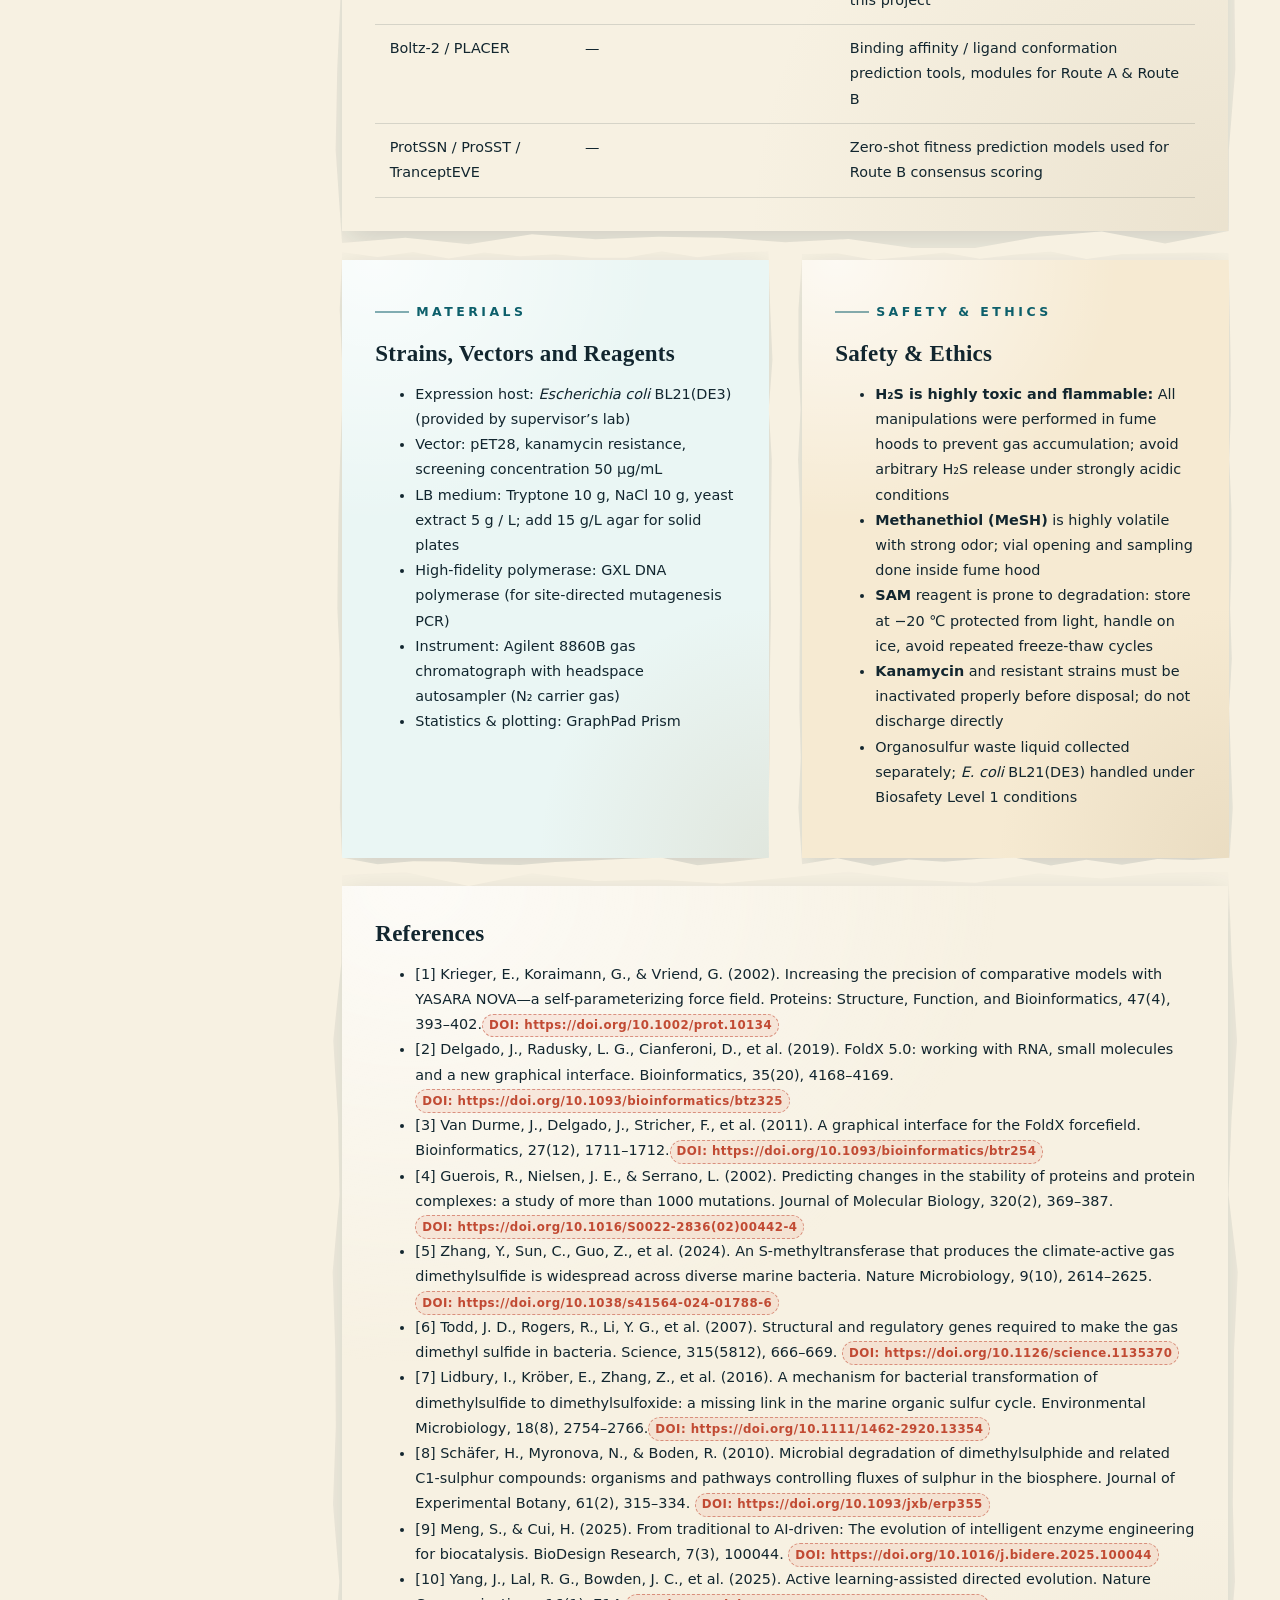
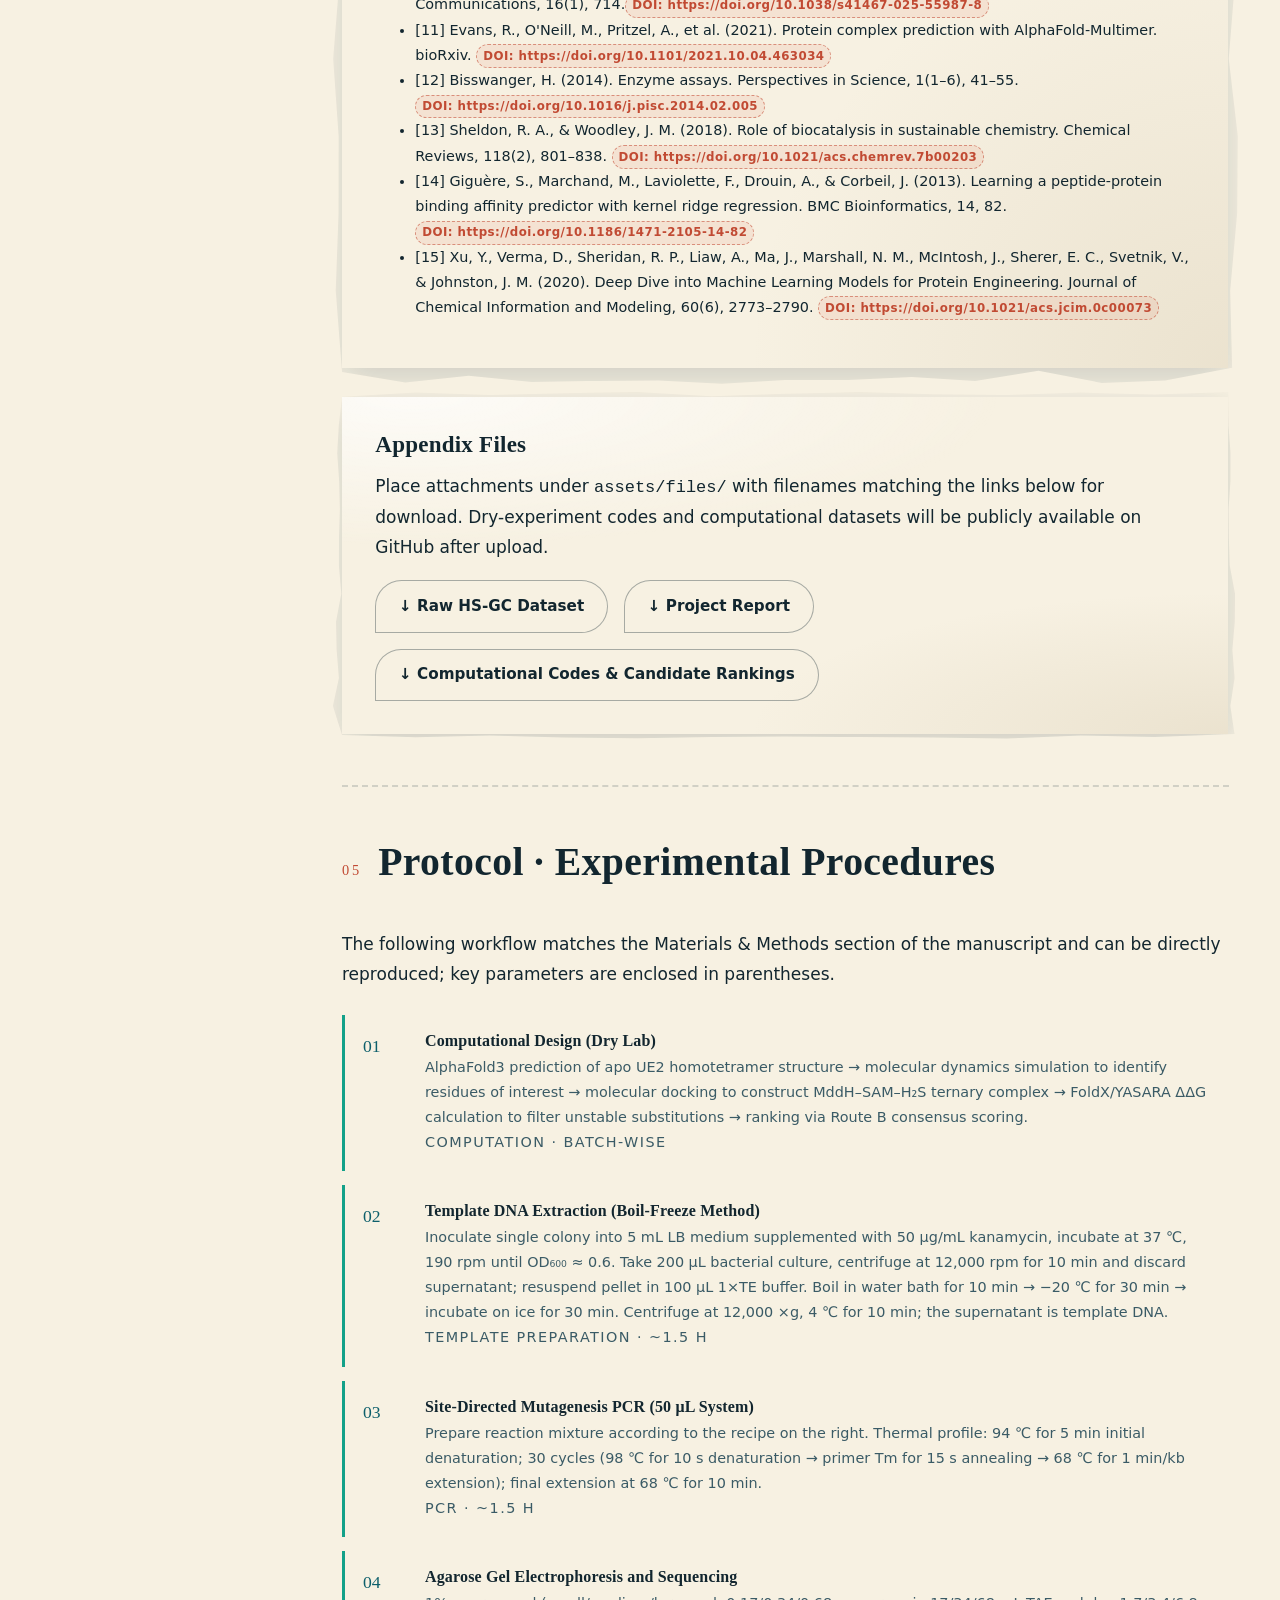
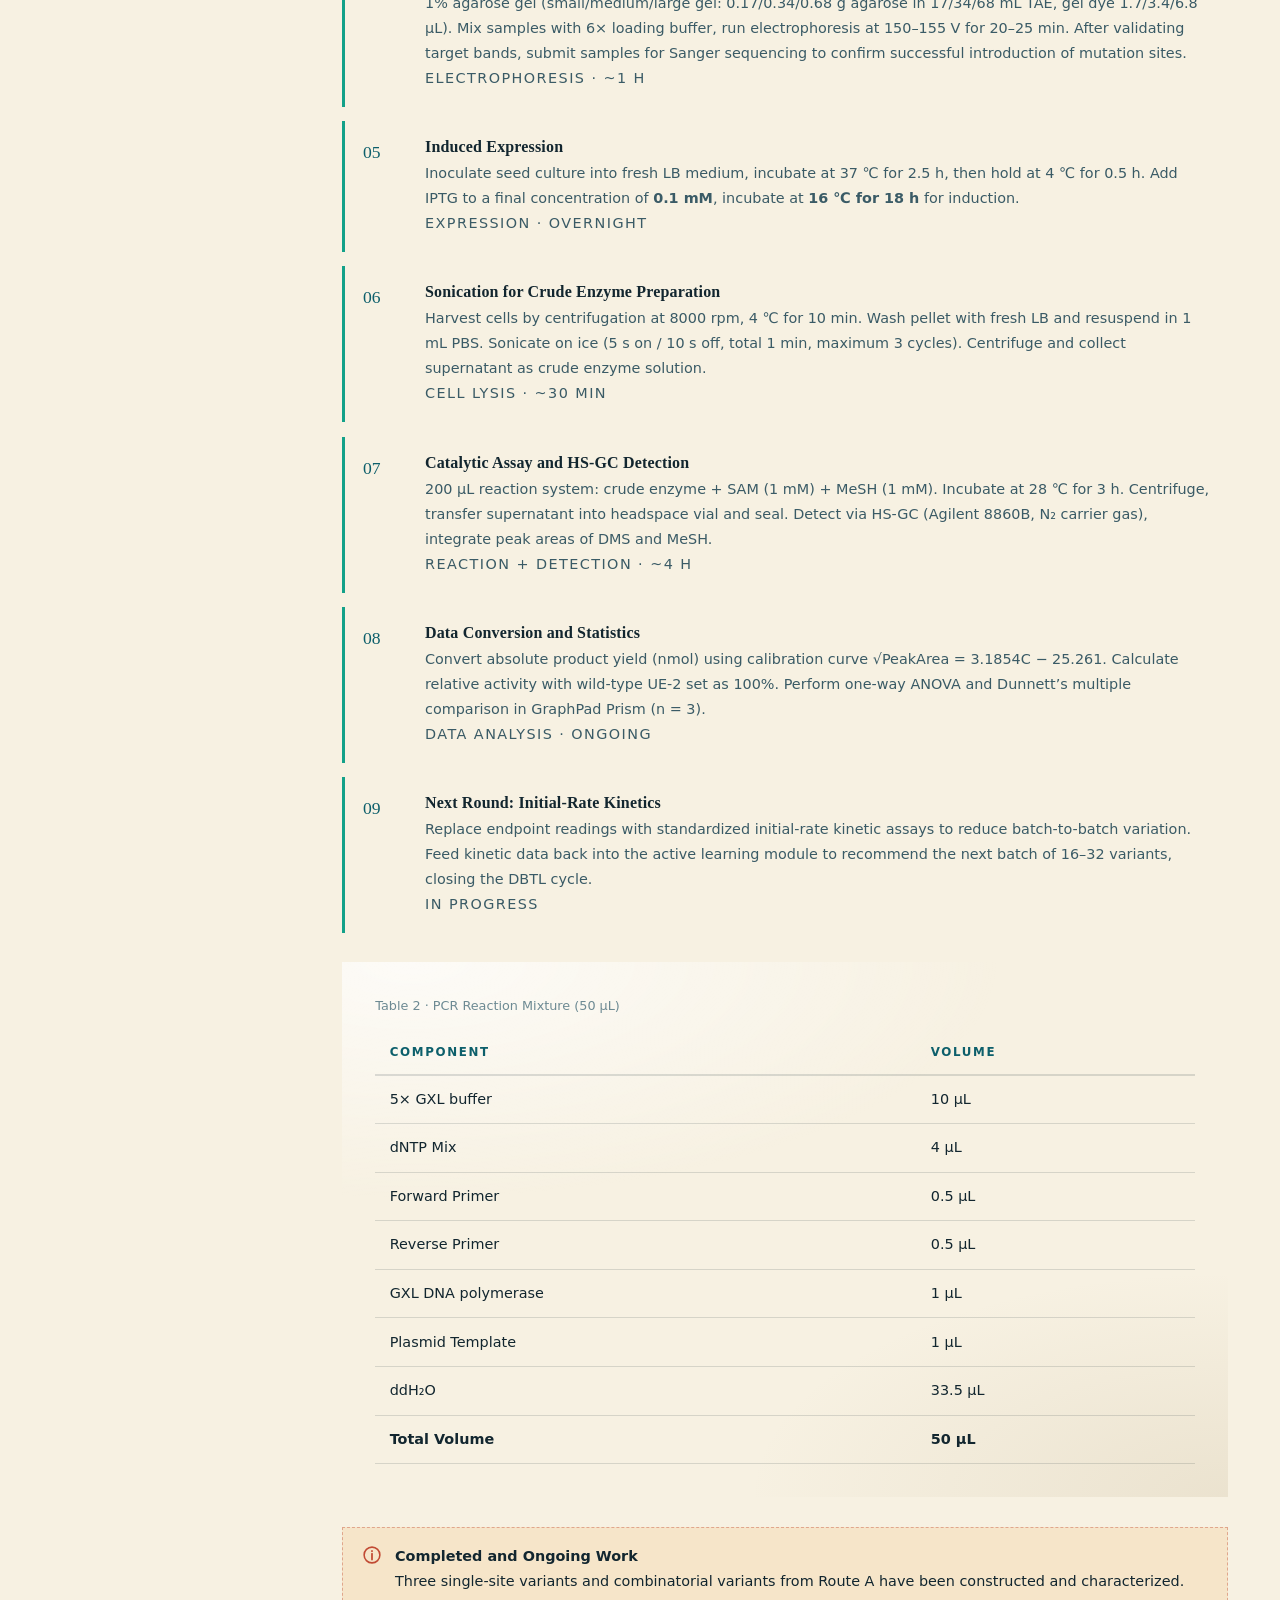
<file: project.html>
<!DOCTYPE html>
<html lang="en">
<head>
<meta charset="utf-8">
<meta name="viewport" content="width=device-width, initial-scale=1">
<title>Project · IDEC Wiki</title>
<meta name="description" content="IDEC Project: Description / Design / Results / Supplement / Protocol, interconversion of marine DMSP and DMS.">
<link rel="icon" href="assets/img/favicon.png">
<link rel="stylesheet" href="assets/css/style.css">
<noscript>
<style>
  /* fallback when JavaScript is off: no loader trap, everything visible */
  .loader { display: none !important }
  [data-reveal] { opacity: 1 !important; transform: none !important }
  .drawer, .to-top { display: none !important }
  .scene-section { height: auto }
  .scene-sticky { position: static; height: auto; padding: 70px 0 }
  .scene-copy { display: grid; gap: 14px }
  .scene-step { position: static; opacity: 1; transform: none }
  .hero__scroll { display: none }
</style>
</noscript>
</head>
<body>

<!-- ============ Loading Screen ============ -->
<div class="loader" id="loader" role="status" aria-live="polite">
  <div class="loader__sea" aria-hidden="true">
    <span data-torn-self data-torn="18" data-torn-edges="top" data-torn-var="--clip" data-torn-seed="loader-sea-1"></span>
    <span data-torn-self data-torn="16" data-torn-edges="top" data-torn-var="--clip" data-torn-seed="loader-sea-2"></span>
    <span data-torn-self data-torn="14" data-torn-edges="top" data-torn-var="--clip" data-torn-seed="loader-sea-3"></span>
  </div>
  <div class="loader__bubbles" aria-hidden="true"></div>

  <div class="loader__inner">
    <div class="loader__slot" data-img-slot data-torn-self data-torn="10" data-torn-var="--clip" data-torn-seed="loader-slot">
      <img src="assets/img/loader-art.png" alt="IDEC team artwork">
      <span class="slot-hint">Image placeholder<br><code>assets/img/loader-art.png</code></span>
    </div>

    <div class="loader__orbit">
      <div class="loader__ring" aria-hidden="true">
        <span class="swimmer"><svg viewBox="0 0 120 92"><use href="#fish-swim"></use></svg></span>
      </div>
      <div class="loader__ring loader__ring--slow" aria-hidden="true">
        <span class="swimmer"><svg viewBox="0 0 124 72" style="color:#8ed07a"><use href="#fish-sil"></use></svg></span>
      </div>
      <div class="loader__ring loader__ring--fast" aria-hidden="true">
        <span class="swimmer"><svg viewBox="0 0 124 72" style="color:#f7d472"><use href="#fish-sil"></use></svg></span>
      </div>
      <div class="loader__word" aria-label="IDEC">
        <span>i</span><span>d</span><span>e</span><span>c</span>
      </div>
    </div>

    <div class="loader__label">Loading<i>.</i><i>.</i><i>.</i></div>
    <div class="loader__bar" data-torn-self data-torn="16" data-torn-edges="all" data-torn-var="--clip" data-torn-seed="loader-bar"><i></i></div>
    <p class="loader__note">IDEC WIKI · MddH · Marine Sulfur Cycle</p>
  </div>
</div>

<div class="read-progress" aria-hidden="true"></div>

<!-- ============ Header Navigation ============ -->
<header class="site-header">
  <div class="site-header__inner">
    <a class="logo-slot" href="index.html">
      <!-- 新增 logo（在原 logo 之前）：把图片放到 assets/img/logo-2.png 即自动显示；没有图片时显示下面的占位字 -->
      <span class="logo-slot__mark" data-img-slot data-torn-self data-torn="9" data-torn-var="--clip" data-torn-seed="logo-mark-2">
        <img src="assets/img/logo-2.png" alt="Ocean University of China logo" style="filter:none; padding:3px">
        <span class="logo-slot__fallback">OUC</span>
      </span>
      <span class="logo-slot__mark" data-img-slot data-torn-self data-torn="9" data-torn-var="--clip" data-torn-seed="logo-mark">
        <img src="assets/img/logo.png" alt="IDEC logo">
        <span class="logo-slot__fallback">IDEC</span>
      </span>
      <span class="logo-slot__text">
        <b>IDEC WIKI</b>
        <small>MddH Directed Evolution</small>
      </span>
    </a>

    <button class="burger" type="button" aria-label="Open navigation menu" aria-expanded="false" aria-controls="drawer">
      <span class="burger__lines" aria-hidden="true"><i></i><i></i><i></i></span>
    </button>
  </div>
</header>

<!-- ============ Mobile Drawer Menu ============ -->
<div class="drawer" id="drawer">
  <div class="drawer__scrim" aria-hidden="true"></div>
  <div class="drawer__panel" role="dialog" aria-modal="true" aria-label="Site navigation">
    <p class="drawer__title">Index</p>
    <nav class="drawer__nav">
      <a class="drawer__link" href="index.html">
        <span class="drawer__num">01</span>
        <span><b>Home</b><small>Homepage · Project Overview & Updates</small></span>
        <span><svg viewBox="0 0 24 24" width="20" aria-hidden="true"><use href="#ic-arrow"></use></svg></span>
      </a>
      <a class="drawer__link" href="team.html">
        <span class="drawer__num">02</span>
        <span><b>Team</b><small>Team Gallery · Click photos to flip</small></span>
        <span><svg viewBox="0 0 24 24" width="20" aria-hidden="true"><use href="#ic-arrow"></use></svg></span>
      </a>
      <a class="drawer__link" href="project.html">
        <span class="drawer__num">03</span>
        <span><b>Project</b><small>Description / Design / Results …</small></span>
        <span><svg viewBox="0 0 24 24" width="20" aria-hidden="true"><use href="#ic-arrow"></use></svg></span>
      </a>
      <a class="drawer__link" href="documentation.html">
        <span class="drawer__num">04</span>
        <span><b>Documentation</b><small>Lab Notebook / Download</small></span>
        <span><svg viewBox="0 0 24 24" width="20" aria-hidden="true"><use href="#ic-arrow"></use></svg></span>
      </a>
      <a class="drawer__link" href="challenge.html">
        <span class="drawer__num">05</span>
        <span><b>Challenge</b><small>Challenge · pRK24 Conjugation Regulation</small></span>
        <span><svg viewBox="0 0 24 24" width="20" aria-hidden="true"><use href="#ic-arrow"></use></svg></span>
      </a>
    </nav>

    <div class="drawer__art" aria-hidden="true">
      <svg viewBox="0 0 120 92" width="82"><use href="#fish-swim"></use></svg>
      <svg viewBox="0 0 130 130" width="62" style="color:#8ed07a"><use href="#coral-fan"></use></svg>
      <svg viewBox="0 0 90 180" width="26"><use href="#kelp"></use></svg>
    </div>
    <p class="drawer__foot">IDEC · Semi-rational engineering of marine sulfur-cycle enzyme MddH<br>Content under continuous update · <span data-year>2026</span></p>
  </div>
</div>

<main>

<!-- ============ Page Header ============ -->
<section class="page-head">
  <div class="page-head__art" aria-hidden="true">
    <svg viewBox="0 0 200 200">
      <use href="#kelp" x="10" y="10" width="90" height="180"></use>
      <use href="#coral-branch" x="90" y="70" width="120" height="120"></use>
      <use href="#fish-sil" x="40" y="10" width="150" height="88" style="color:#8ed07a"></use>
    </svg>
  </div>
  <div class="wrap page-head__inner">
    <p class="crumb">Project</p>
    <h1>Strengthening MddH:<br>From Semi‑Rational Design to DBTL Closed Loop</h1>
    <p class="lede" style="max-width:56ch">
      This project converts inorganic sulfur pollutant H₂S into organic sulfur platform molecule DMS. We engineer the marine microbial SAM‑dependent methyltransferase
      <b>MddH</b>. Key residues are identified via homologous sequence alignment and molecular docking. Single and combinatorial mutants are constructed,
      and activity is characterized using headspace gas chromatography. This page contains five sections: <b>Description · Design · Results · Supplement · Protocol</b>.
    </p>
  </div>
</section>

<!-- ============ Main Content: Side Navigation + Five Sections ============ -->
<section class="band band--paper">
  <div class="tear tear--top" data-torn-self data-torn="22" data-torn-edges="top" data-torn-var="--clip" data-torn-seed="tear-project" aria-hidden="true"></div>
  <div class="wrap split">

    <aside class="side-tabs" aria-label="Project section navigation">
      <a href="#description"><span>01</span> Description</a>
      <a href="#design"><span>02</span> Design</a>
      <a href="#results"><span>03</span> Results</a>
      <a href="#supplement"><span>04</span> Supplement</a>
      <a href="#protocol"><span>05</span> Protocol</a>
    </aside>

    <div>

      <!-- ---------------- 01 Description ---------------- -->
      <section class="doc-section" id="description">
        <div class="doc-section__head" data-reveal>
          <span class="doc-section__no">01</span>
          <h2>Description · Background, Mechanism & Objectives</h2>
        </div>

        <div class="paper" data-reveal data-torn="14" data-torn-var="--clip" data-torn-seed="desc-paper">
          <h3>Background: Converting Sulfur from Waste Gas into Platform Molecules</h3>
          <p>
            <b>Hydrogen sulfide (H₂S)</b> is a toxic inorganic sulfur pollutant massively released during industrial manufacturing.
            Bioconversion of waste‑gas derived H₂S into <b>dimethyl sulfide (DMS)</b> represents a promising route for sulfur resource recovery:
            DMS acts as a <b>platform intermediate</b> linking inorganic sulfur to diverse organosulfur chemicals. Downstream, it can be oxidized to dimethyl sulfoxide (DMSO),
            and also serve as a methyl/sulfur donor precursor for biosynthesis of methionine and sulfur‑containing fine chemicals.
          </p>
          <p>
            Nevertheless, wild‑type MddH has two bottlenecks: low affinity toward <b>gaseous H₂S</b>,
            and severe <b>substrate inhibition</b> under high sulfide concentrations, limiting its application in the "inorganic sulfur → organic sulfur" conversion.
          </p>
        </div>

        <div class="paper" style="margin-top:1.8rem" data-reveal data-torn="14" data-torn-var="--clip" data-torn-seed="desc-mech">
          <span class="eyebrow">Mechanism</span>
          <h3>Two Successive Methylations Catalyzed by MddH</h3>
          <p>
            MddH is a SAM‑dependent methyltransferase derived from <b>marine microorganisms</b>. It catalyzes two sequential reactions:
            inorganic H₂S is first methylated to <b>methanethiol (MeSH)</b>, and methanethiol is further methylated into <b>DMS</b>.
            Both steps use <b>SAM (S‑adenosylmethionine)</b> as the methyl donor, with SAH as the byproduct.
          </p>
          <p style="text-align:center;font-family:var(--font-display);font-size:1.12rem;padding:.55em 0;line-height:1.9">
            H₂S + SAM → MeSH + SAH<br>
            MeSH + SAM → DMS + SAH
          </p>
          <p>
            The reference sequence used in this project originates from <i>Marinobacter litoralis</i> SW-45 (referred to as <b>UE2</b>).
            This protein shares relatively high similarity with human TMT1A / TMT1B (especially the central and C‑terminal regions),
            containing a conserved central <b>GxGxG</b> motif and one glutamate residue within the SAM binding pocket (the human homolog has aspartate at this position).
          </p>
        </div>

        <div class="card-grid" style="margin-top:1.8rem">
          <article class="paper paper--sand" data-reveal data-torn="12" data-torn-var="--clip" data-torn-seed="desc-limit">
            <span class="eyebrow">The bottleneck</span>
            <h3>Two Limitations of Wild‑Type Enzyme</h3>
            <ul>
              <li>Low affinity toward gaseous H₂S</li>
              <li>Severe substrate inhibition at high sulfide concentration</li>
            </ul>
            <p class="muted">This serves as the starting point for all subsequent design work.</p>
          </article>

          <article class="paper paper--mist" data-reveal data-torn="12" data-torn-var="--clip" data-torn-seed="desc-strategy">
            <span class="eyebrow">Strategy</span>
            <h3>Semi‑Rational Design + Dry‑Wet Closed Loop</h3>
            <p>
              Semi‑rational protein engineering breaks intrinsic enzyme bottlenecks without large‑scale random mutagenesis screening.
              We first identify conserved functional regions via homologous sequence alignment, then construct the
              <b>MddH–SAM–H₂S ternary complex model</b> using molecular docking to directly pinpoint key residues inside the substrate binding pocket;
              molecular dynamics simulations are subsequently used to validate binding conformations, and YASARA virtual mutagenesis calculates folding free energy changes (ΔΔG)
              to discard substitutions that disrupt protein structure.
            </p>
          </article>
        </div>

        <div class="paper" style="margin-top:1.8rem" data-reveal data-torn="14" data-torn-var="--clip" data-torn-seed="desc-hypo">
          <span class="eyebrow">Hypothesis (Route A)</span>
          <h3>Working Hypothesis for Round 1</h3>
          <p>
            UE2 exhibits overly strong SAM binding (estimated −7.9 kcal/mol from early docking).
            We therefore hypothesize: <b>moderately weakened cofactor binding accelerates catalytic turnover and improves DMS yield</b>.
            Based on this, affinity ranking via Boltz‑2 selected three sites: <b>E63Q, E91Q, T108I</b>.
            Single, double and triple combinatorial mutants were constructed for wet‑lab validation.
          </p>
        </div>

       
      </section>

      <!-- ---------------- 02 Design ---------------- -->
      <section class="doc-section" id="design">
        <div class="doc-section__head" data-reveal>
          <span class="doc-section__no">02</span>
          <h2>Design · Engineering Strategy</h2>
        </div>

        <p data-reveal>
          Why not random mutagenesis? DMS yield requires gas chromatography quantification, which is costly and time‑intensive for high‑throughput screening;
          for this protein, only AlphaFold predicted structures were available at the beginning, and initial computational predictions may be inaccurate.
          Thus, this project adopts a combined workflow: <b>computational predictions guide wet experiments, and wet results in turn refine computational models</b>,
          forming two independent yet complementary cyclic systems.
        </p>

        <!-- Vertical flowchart: place image under assets/img/project/design-flow.png -->
        <figure class="shot shot--tall" data-reveal data-torn="12" data-torn-var="--clip" data-torn-seed="design-flow">
          <div class="shot__img" data-img-slot data-slot="assets/img/project/design-flow.png">
            <img src="assets/img/project/design-flow.png" alt="Vertical project design workflow diagram">
            <span class="slot-hint">Vertical flowchart<code>assets/img/project/design-flow.png</code></span>
          </div>
          <figcaption>
            <p class="shot__meta">Figure · Design workflow</p>
            <h3>Design Workflow</h3>
            <p>Full pipeline from homology alignment and molecular docking to Route A / Route B consensus scoring and next‑generation candidate selection.</p>
          </figcaption>
        </figure>

        <div class="table-wrap paper" style="margin:1.8rem 0" data-reveal data-torn="14" data-torn-var="--clip" data-torn-seed="design-foldx">
          <table class="paper-table">
            <caption class="muted" style="text-align:left;padding:0 0 .8rem;font-size:.8rem">
              Table S1 · FoldX‑predicted stability changes for MddH‑UE2 variants (ΔΔG = ΔG<sub>mutant</sub> − ΔG<sub>wild type</sub>; positive values indicate destabilization)
            </caption>
            <thead>
              <tr><th>Variant</th><th>ΔΔG (kcal/mol)</th><th>Interpretation</th></tr>
            </thead>
            <tbody>
              <tr><td>UE2 (Wild type)</td><td>—</td><td>Control</td></tr>
              <tr><td>E63Q</td><td>0.79</td><td>Mild destabilization</td></tr>
              <tr><td>E91Q</td><td>0.82</td><td>Mild destabilization</td></tr>
              <tr><td>T108I</td><td>0.098</td><td>Nearly neutral</td></tr>
              <tr><td>E63Q/E91Q</td><td>1.66</td><td>Destabilized (approximately additive)</td></tr>
              <tr><td>E63Q/E91Q/T108I</td><td>1.53</td><td>Destabilized (weak epistatic compensation from T108I)</td></tr>
            </tbody>
          </table>
        </div>

        <div class="steps" style="margin-top:1.6rem">
          <div class="step" data-reveal>
            <div>
              <h4>Route A: Single-metric Affinity Prediction</h4>
              <p>AlphaFold3 predicts the apo homotetramer structure of UE2; molecular docking builds the MddH–SAM–H₂S ternary complex. Boltz‑2 ranks point mutants by binding affinity to select E63Q, E91Q, T108I.</p>
              <p class="step__meta">Round 1 Design · Completed</p>
            </div>
          </div>
          <div class="step" data-reveal>
            <div>
              <h4>Wet-Lab Validation (Round 1)</h4>
              <p>Five variants were constructed and expressed in <i>E. coli</i>. Crude enzyme lysates catalyzed H₂S methylation, and HS-GC quantified DMS. E91Q and T108I exhibited modest activity improvement; E63Q nearly lost activity.</p>
              <p class="step__meta">Wet Lab · Completed</p>
            </div>
          </div>
          <div class="step" data-reveal>
            <div>
              <h4>Feedback: Single Metric Is Insufficient</h4>
              <p>Round 1 prediction relied solely on binding affinity without kinetic evidence (e.g. Km) for SAM binding. Therefore, predictions did not fully translate into activity gains. These results feed into the refined module to launch the next iteration.</p>
              <p class="step__meta">Learn · Completed</p>
            </div>
          </div>
          <div class="step" data-reveal>
            <div>
              <h4>Route B: Multi-dimensional Consensus Strategy</h4>
              <p>Three pre-trained models with distinct mechanisms (<b>ProtSSN, ProSST, TranceptEVE</b>) are combined with <b>PLACER</b> ligand conformational ensemble analysis, plus <b>ThermoMPNN stability cutoff</b> (ΔΔG &gt; +1 kcal/mol rejected directly) and sequence sanity checks to avoid residue numbering errors. Instead of only binding affinity, protein stability and the actual spatial conformation of SAM inside the pocket are considered simultaneously.</p>
              <p class="step__meta">Round 2 Design · Completed</p>
            </div>
          </div>
          <div class="step" data-reveal>
            <div>
              <h4>Semi-Rational Mutant Library: Pocket Saturation Scanning</h4>
              <p>Within an 8 Å radius around residues with mild activity improvement in Round 1, <b>45 residues</b> were selected for saturation scanning,
              computationally generating <b>855 single-point mutant candidates</b>. Compared with conventional random mutagenesis, this library is smaller, reducing wet-lab workload and improving efficiency.</p>
              <p class="step__meta">System 2 · Computationally finished, physical library not yet built</p>
            </div>
          </div>
          <div class="step" data-reveal>
            <div>
              <h4>Priority Candidate List for Next-Round Validation</h4>
              <p>Ranked by consensus score, high-priority candidates for near-term validation include <b>I46L, S65T, S44T, V40I</b>, plus <b>E91A/D/N</b> variants for mechanistic investigation.</p>
              <p class="step__meta">Next Step · In Progress</p>
            </div>
          </div>
        </div>

        <div class="card-grid" style="margin-top:1.8rem">
          <article class="paper paper--mist" data-reveal data-torn="12" data-torn-var="--clip" data-torn-seed="design-cycle1">
            <span class="eyebrow">System 1</span>
            <h3>Refine Computational Prediction</h3>
            <p>Iteratively update predictive models with wet-lab data: replace single-metric scoring, add stability cutoffs and ligand conformational gating, and apply sequence validation to prevent numbering errors for more reliable recommendations in subsequent rounds.</p>
          </article>
          <article class="paper paper--sand" data-reveal data-torn="12" data-torn-var="--clip" data-torn-seed="design-cycle2">
            <span class="eyebrow">System 2</span>
            <h3>Construct Semi-Rational Mutant Library</h3>
            <p>Perform pocket saturation scanning around predicted residues to generate a controllable candidate library; outputs feed back into System 1 to support iterative optimization.</p>
          </article>
        </div>
      </section>

      <!-- ---------------- 03 Results ---------------- -->
      <section class="doc-section" id="results">
        <div class="doc-section__head" data-reveal>
          <span class="doc-section__no">03</span>
          <h2>Results · Experimental Outcomes</h2>
        </div>

        <div class="paper" data-reveal data-torn="14" data-torn-var="--clip" data-torn-seed="res-method">
          <span class="eyebrow">Setup</span>
          <h3>Expression, Catalysis and Quantification</h3>
          <p>
            Five variants (E63Q, E91Q, T108I, E63Q/E91Q, E63Q/E91Q/T108I) were synthesized by Sangon Biotech (Shanghai) Co., Ltd.
            After sequence verification, all were expressed in <i>E. coli</i>. Crude enzyme lysates catalyzed H₂S methylation under identical conditions,
            and product DMS was quantified by <b>headspace gas chromatography</b>.
            Calibration curve: √Peak Area = 3.1854C − 25.261.
          </p>
        </div>

        <div class="table-wrap paper" style="margin:1.4rem 0" data-reveal data-torn="14" data-torn-var="--clip" data-torn-seed="res-table">
          <table class="paper-table">
            <caption class="muted" style="text-align:left;padding:0 0 .8rem;font-size:.8rem">
              Table 1 · Catalytic activities of MddH site‑directed mutants (mean ± SD, n = 3 biological replicates)
            </caption>
            <thead>
              <tr><th>Strain / Variant</th><th>DMS (nmol)</th><th>Relative Yield (%)</th><th>CV (%)</th><th>vs Wild Type (Dunnett)</th></tr>
            </thead>
            <tbody>
              <tr><td>UE-2 (Wild type)</td><td>336.4 ± 2.6</td><td>100</td><td>0.8</td><td>—</td></tr>
              <tr><td><b>E91Q</b></td><td>353.5 ± 7.3</td><td><b>105.1</b></td><td>2.1</td><td>P = 0.0045 (**)</td></tr>
              <tr><td>T108I</td><td>344.7 ± 7.9</td><td>102.5</td><td>2.3</td><td>P = 0.199 (ns)</td></tr>
              <tr><td>E63Q</td><td>16.4 ± 0.4</td><td>4.9</td><td>2.3</td><td>P &lt; 0.0001 (****)</td></tr>
              <tr><td>E63Q/E91Q</td><td>10.1 ± 2.7</td><td>3.0</td><td>26.9</td><td>P &lt; 0.0001 (****)</td></tr>
              <tr><td>E63Q/E91Q/T108I</td><td>29.2 ± 3.8</td><td>8.7</td><td>13.1</td><td>P &lt; 0.0001 (****)</td></tr>
            </tbody>
          </table>
        </div>

        <div class="card-grid">
          <article class="paper" data-reveal data-torn="12" data-torn-var="--clip" data-torn-seed="res-stat">
            <span class="eyebrow">Statistics</span>
            <h3>Statistical Tests</h3>
            <p>One‑way ANOVA revealed highly significant differences among the six groups: <b>F(5,12) = 3979.5, P &lt; 0.0001</b>.</p>
            <p>
              Dunnett’s multiple comparison (against wild type): E91Q was significantly higher (+17.1 nmol, adjusted P = 0.0045);
              T108I showed no significant difference (+8.3 nmol, P = 0.199);
              All three E63Q‑containing variants were highly significantly lower (−320.0, −326.2, −307.2 nmol relative to wild type, adjusted P &lt; 0.0001).
            </p>
          </article>
          <article class="paper paper--mist" data-reveal data-torn="12" data-torn-var="--clip" data-torn-seed="res-repro">
            <span class="eyebrow">Reproducibility</span>
            <h3>Reproducibility: Are Data Reliable?</h3>
            <p>CV values for samples with measurable activity were 0.8% (WT), 2.1% (E91Q), 2.3% (T108I), 2.3% (E63Q), demonstrating a stable and reliable crude lysate assay system.</p>
            <p>The two combinatorial variants carrying E63Q exhibited elevated CV (26.9%, 13.1%), because yields approached the detection limit; however, their maximum replicate values were only 3.9% and 10.0% of wild type, so the conclusion of severe activity loss remains robust.</p>
            <p class="muted">Whole‑cell batch reproducibility was substantially poorer (WT CV up to 90.6%, nearly 20‑fold fluctuation with suspected single‑point recording anomalies). Quantitative conclusions of this study are therefore based on crude lysate data, and whole‑cell data are only used for qualitative judgment. Initial‑rate kinetic assays will be adopted next to improve data quality.</p>
          </article>
        </div>

        <div class="paper" style="margin-top:1.8rem" data-reveal data-torn="14" data-torn-var="--clip" data-torn-seed="res-mesh">
          <span class="eyebrow">Product profile</span>
          <h3>Product Difference in E63Q Variants: Blocked at the Second Step</h3>
          <p>
            MeSH and DMS were quantified simultaneously within the same batch of experiments: DMS peak areas for wild type, E91Q and T108I were
            2.28×10⁷, 2.02×10⁷, 1.95×10⁷ respectively, whereas <b>no detectable DMS peak</b> was observed for E63Q, E63Q/E91Q and triple mutant;
            yet these variants still produced MeSH comparable to wild type (1.38×10⁷, 1.67×10⁷, 1.65×10⁷ vs WT 1.63×10⁷).
          </p>
          <p>
            This preliminarily suggests that E63Q‑containing variants <b>largely retain first‑step methylation activity, while the second step (MeSH → DMS) is severely impaired</b>.
            This does not necessarily mean E63 directly catalyzes the second step; the mutation may indirectly affect catalysis via local conformational rearrangement. In addition, MeSH peaks in no‑enzyme controls were also high (1.24–1.77×10⁷), indicating substantial background interference. More stringent controls (e.g. heat‑inactivated enzyme, SAM omission) are required for accurate MeSH quantification.
          </p>
        </div>

        <div class="gallery" style="margin-top:2rem">
          <figure class="shot" style="--tilt:-.8deg; --ratio: 16 / 9" data-reveal data-torn="12" data-torn-var="--clip" data-torn-seed="res-fig1">
            <div class="shot__img" data-img-slot data-slot="assets/img/results/figure-01.png">
              <img src="assets/img/results/figure-01.png" alt="AlphaFold structure prediction">
              <span class="slot-hint">Figure 1<code>assets/img/results/figure-01.png</code></span>
            </div>
            <figcaption>
              <p class="shot__meta">Figure 1</p>
              <h3>AlphaFold Structure Prediction</h3>
              <p>3D structural model of UE2 (MddH).</p>
            </figcaption>
          </figure>

          <figure class="shot" style="--tilt:.9deg; --ratio: 3 / 4" data-reveal data-torn="12" data-torn-var="--clip" data-torn-seed="res-fig2">
            <div class="shot__img" data-img-slot data-slot="assets/img/results/figure-02.png">
              <img src="assets/img/results/figure-02.png" alt="Two cyclic systems">
              <span class="slot-hint">Figure 2<code>assets/img/results/figure-02.png</code></span>
            </div>
            <figcaption>
              <p class="shot__meta">Figure 2</p>
              <h3>Two Cyclic Systems</h3>
              <p>Refined computational prediction and semi‑rational mutant library construction.</p>
            </figcaption>
          </figure>

          <figure class="shot" style="--tilt:-.4deg; --ratio: 16/ 9" data-reveal data-torn="12" data-torn-var="--clip" data-torn-seed="res-fig3">
            <div class="shot__img" data-img-slot data-slot="assets/img/results/figure-03.png">
              <img src="assets/img/results/figure-03.png" alt="DMS yield comparison">
              <span class="slot-hint">Figure 3<code>assets/img/results/figure-03.png</code></span>
            </div>
            <figcaption>
              <p class="shot__meta">Figure 3</p>
              <h3>DMS Yield Comparison</h3>
              <p>Relative DMS yield of each variant normalized to wild type (n = 3).</p>
            </figcaption>
          </figure>

          <figure class="shot" style="--tilt:.6deg; --ratio: 1/ 1" data-reveal data-torn="12" data-torn-var="--clip" data-torn-seed="res-fig4">
            <div class="shot__img" data-img-slot data-slot="assets/img/results/figure-04.png">
              <img src="assets/img/results/figure-04.png" alt="DBTL workflow">
              <span class="slot-hint">Figure 4<code>assets/img/results/figure-04.png</code></span>
            </div>
            <figcaption>
              <p class="shot__meta">Figure 4</p>
              <h3>DBTL Workflow</h3>
              <p>Overall pipeline for Route 1 (Validated) and Route 2 (In Progress).</p>
            </figcaption>
          </figure>
        </div>

        <div class="paper" style="margin-top:2rem" data-reveal data-torn="14" data-torn-var="--clip" data-torn-seed="res-conclusion">
          <span class="eyebrow">Conclusion</span>
          <h3>Conclusions</h3>
          <ol>
            <li>Among the three residues selected via homology alignment and molecular docking, <b>E91Q significantly improved DMS yield by approximately 5%</b>, and T108I maintained activity close to wild type.</li>
            <li><b>E63 is indispensable for catalysis</b>: its mutation reduced activity below 10% of wild type, with impairment localized to the second methylation step (MeSH → DMS).</li>
            <li><b>Simple additive mutagenesis brings no benefit</b>: both combinatorial variants showed activity lower than wild type, indicating these sites do not act independently with additive effects.</li>
            <li>Subsequent engineering should focus on <b>E91 and its interaction network</b>, while E63 is better suited as a target for mechanistic investigation.</li>
          </ol>
        </div>
      </section>

      <!-- ---------------- 04 Supplement ---------------- -->
      <section class="doc-section" id="supplement">
        <div class="doc-section__head" data-reveal>
          <span class="doc-section__no">04</span>
          <h2>Supplement · Supplementary Materials</h2>
        </div>

        <div class="paper" data-reveal data-torn="14" data-torn-var="--clip" data-torn-seed="sup-glossary">
          <h3>Glossary</h3>
          <div class="table-wrap">
            <table class="paper-table">
              <thead>
                <tr><th>Abbreviation</th><th>Full Name</th><th>Definition</th></tr>
              </thead>
              <tbody>
                <tr><td>MddH</td><td>SAM-dependent methyltransferase</td><td>Marine microbial enzyme catalyzing two-step methylation: H₂S → MeSH → DMS</td></tr>
                <tr><td>UE2</td><td>—</td><td>Wild-type reference sequence from <i>Marinobacter litoralis</i> SW-45</td></tr>
                <tr><td>H₂S</td><td>Hydrogen sulfide</td><td>Toxic inorganic sulfur substrate from waste gas</td></tr>
                <tr><td>MeSH</td><td>Methanethiol</td><td>Product of first step; substrate for second methylation</td></tr>
                <tr><td>DMS</td><td>Dimethyl sulfide</td><td>Organosulfur platform molecule</td></tr>
                <tr><td>DMSO</td><td>Dimethyl sulfoxide</td><td>Downstream oxidation product of DMS</td></tr>
                <tr><td>Tmm</td><td>Monooxygenase</td><td>Enzyme for future cascade: DMS → DMSO</td></tr>
                <tr><td>SAM / SAH</td><td>S-adenosyl methionine / S-adenosyl homocysteine</td><td>Methyl donor and its byproduct</td></tr>
                <tr><td>ΔΔG</td><td>Folding free-energy change</td><td>Positive value = mutation destabilizes protein (FoldX / ThermoMPNN calculation)</td></tr>
                <tr><td>HS-GC</td><td>Headspace gas chromatography</td><td>Detection method for MeSH and DMS quantification in this project</td></tr>
                <tr><td>CV</td><td>Coefficient of variation</td><td>Index describing data dispersion among replicates</td></tr>
                <tr><td>DBTL</td><td>Design–Build–Test–Learn</td><td>Iterative closed-loop framework adopted in this project</td></tr>
                <tr><td>Boltz-2 / PLACER</td><td>—</td><td>Binding affinity / ligand conformation prediction tools, modules for Route A & Route B</td></tr>
                <tr><td>ProtSSN / ProSST / TranceptEVE</td><td>—</td><td>Zero-shot fitness prediction models used for Route B consensus scoring</td></tr>
              </tbody>
            </table>
          </div>
        </div>

        <div class="card-grid" style="margin-top:1.8rem">
          <article class="paper paper--mist" data-reveal data-torn="12" data-torn-var="--clip" data-torn-seed="sup-materials">
            <span class="eyebrow">Materials</span>
            <h3>Strains, Vectors and Reagents</h3>
            <ul style="font-size:.9rem">
              <li>Expression host: <i>Escherichia coli</i> BL21(DE3) (provided by supervisor’s lab)</li>
              <li>Vector: pET28, kanamycin resistance, screening concentration 50 μg/mL</li>
              <li>LB medium: Tryptone 10 g, NaCl 10 g, yeast extract 5 g / L; add 15 g/L agar for solid plates</li>
              <li>High-fidelity polymerase: GXL DNA polymerase (for site-directed mutagenesis PCR)</li>
              <li>Instrument: Agilent 8860B gas chromatograph with headspace autosampler (N₂ carrier gas)</li>
              <li>Statistics & plotting: GraphPad Prism</li>
            </ul>
          </article>

          <article class="paper paper--sand" data-reveal data-torn="12" data-torn-var="--clip" data-torn-seed="sup-safety">
            <span class="eyebrow">Safety & ethics</span>
            <h3>Safety & Ethics</h3>
            <ul style="font-size:.9rem">
              <li><b>H₂S is highly toxic and flammable:</b> All manipulations were performed in fume hoods to prevent gas accumulation; avoid arbitrary H₂S release under strongly acidic conditions</li>
              <li><b>Methanethiol (MeSH)</b> is highly volatile with strong odor; vial opening and sampling done inside fume hood</li>
              <li><b>SAM</b> reagent is prone to degradation: store at −20 ℃ protected from light, handle on ice, avoid repeated freeze-thaw cycles</li>
              <li><b>Kanamycin</b> and resistant strains must be inactivated properly before disposal; do not discharge directly</li>
              <li>Organosulfur waste liquid collected separately; <i>E. coli</i> BL21(DE3) handled under Biosafety Level 1 conditions</li>
            </ul>
          </article>
        </div>

        <div class="paper" style="margin-top:1.8rem" data-reveal data-torn="14" data-torn-var="--clip" data-torn-seed="sup-ref">
          <h3>References</h3>
          <ul style="font-size:.9rem">
            <li>[1] Krieger, E., Koraimann, G., & Vriend, G. (2002). Increasing the precision of comparative models with YASARA NOVA—a self-parameterizing force field. Proteins: Structure, Function, and Bioinformatics, 47(4), 393–402.<span class="todo">DOI: https://doi.org/10.1002/prot.10134</span></li>
            <li>[2] Delgado, J., Radusky, L. G., Cianferoni, D., et al. (2019). FoldX 5.0: working with RNA, small molecules and a new graphical interface. Bioinformatics, 35(20), 4168–4169. <span class="todo">DOI: https://doi.org/10.1093/bioinformatics/btz325</span></li>
            <li>[3] Van Durme, J., Delgado, J., Stricher, F., et al. (2011). A graphical interface for the FoldX forcefield. Bioinformatics, 27(12), 1711–1712.<span class="todo"> DOI: https://doi.org/10.1093/bioinformatics/btr254</span></li>
            <li>[4] Guerois, R., Nielsen, J. E., & Serrano, L. (2002). Predicting changes in the stability of proteins and protein complexes: a study of more than 1000 mutations. Journal of Molecular Biology, 320(2), 369–387. <span class="todo">DOI: https://doi.org/10.1016/S0022-2836(02)00442-4</span></li>
            <li>[5] Zhang, Y., Sun, C., Guo, Z., et al. (2024). An S-methyltransferase that produces the climate-active gas dimethylsulfide is widespread across diverse marine bacteria. Nature Microbiology, 9(10), 2614–2625.<span class="todo">DOI: https://doi.org/10.1038/s41564-024-01788-6</span></li>
            <li>[6] Todd, J. D., Rogers, R., Li, Y. G., et al. (2007). Structural and regulatory genes required to make the gas dimethyl sulfide in bacteria. Science, 315(5812), 666–669. <span class="todo">DOI: https://doi.org/10.1126/science.1135370</span></li>
            <li>[7] Lidbury, I., Kröber, E., Zhang, Z., et al. (2016). A mechanism for bacterial transformation of dimethylsulfide to dimethylsulfoxide: a missing link in the marine organic sulfur cycle. Environmental Microbiology, 18(8), 2754–2766.<span class="todo"> DOI: https://doi.org/10.1111/1462-2920.13354</span></li>
            <li>[8] Schäfer, H., Myronova, N., & Boden, R. (2010). Microbial degradation of dimethylsulphide and related C1-sulphur compounds: organisms and pathways controlling fluxes of sulphur in the biosphere. Journal of Experimental Botany, 61(2), 315–334. <span class="todo">DOI: https://doi.org/10.1093/jxb/erp355</span></li>
            <li>[9] Meng, S., & Cui, H. (2025). From traditional to AI-driven: The evolution of intelligent enzyme engineering for biocatalysis. BioDesign Research, 7(3), 100044. <span class="todo">DOI: https://doi.org/10.1016/j.bidere.2025.100044</span></li>
            <li>[10] Yang, J., Lal, R. G., Bowden, J. C., et al. (2025). Active learning-assisted directed evolution. Nature Communications, 16(1), 714.<span class="todo">DOI: https://doi.org/10.1038/s41467-025-55987-8</span></li>
            <li>[11] Evans, R., O'Neill, M., Pritzel, A., et al. (2021). Protein complex prediction with AlphaFold-Multimer. bioRxiv. <span class="todo">DOI: https://doi.org/10.1101/2021.10.04.463034</span></li>
            <li>[12] Bisswanger, H. (2014). Enzyme assays. Perspectives in Science, 1(1–6), 41–55.<span class="todo"> DOI: https://doi.org/10.1016/j.pisc.2014.02.005</span></li>
            <li>[13] Sheldon, R. A., & Woodley, J. M. (2018). Role of biocatalysis in sustainable chemistry. Chemical Reviews, 118(2), 801–838. <span class="todo">DOI: https://doi.org/10.1021/acs.chemrev.7b00203</span></li>
            <li>[14] Giguère, S., Marchand, M., Laviolette, F., Drouin, A., & Corbeil, J. (2013). Learning a peptide-protein binding affinity predictor with kernel ridge regression. BMC Bioinformatics, 14, 82.<span class="todo">DOI: https://doi.org/10.1186/1471-2105-14-82</span></li>
            <li>[15] Xu, Y., Verma, D., Sheridan, R. P., Liaw, A., Ma, J., Marshall, N. M., McIntosh, J., Sherer, E. C., Svetnik, V., & Johnston, J. M. (2020). Deep Dive into Machine Learning Models for Protein Engineering. Journal of Chemical Information and Modeling, 60(6), 2773–2790. <span class="todo">DOI: https://doi.org/10.1021/acs.jcim.0c00073</span></li>
            
          </ul>
        </div>

        <div class="paper" style="margin-top:1.8rem" data-reveal data-torn="12" data-torn-var="--clip" data-torn-seed="sup-files">
          <h3>Appendix Files</h3>
          <p>Place attachments under <code>assets/files/</code> with filenames matching the links below for download. Dry-experiment codes and computational datasets will be publicly available on GitHub after upload.</p>
          <div class="row">
            <a class="btn btn--ghost" href="assets/files/idec-data.xlsx" data-file="assets/files/idec-data.xlsx">↓ Raw HS-GC Dataset</a>
            <a class="btn btn--ghost" href="assets/files/idec-report.pdf" data-file="assets/files/idec-report.pdf">↓ Project Report</a>
            <a class="btn btn--ghost" href="assets/files/idec-model.zip" data-file="assets/files/idec-model.zip">↓ Computational Codes & Candidate Rankings</a>
          </div>
        </div>
      </section>

      <!-- ---------------- 05 Protocol ---------------- -->
      <section class="doc-section" id="protocol">
        <div class="doc-section__head" data-reveal>
          <span class="doc-section__no">05</span>
          <h2>Protocol · Experimental Procedures</h2>
        </div>

        <p data-reveal>The following workflow matches the Materials & Methods section of the manuscript and can be directly reproduced; key parameters are enclosed in parentheses.</p>

      <div class="steps" style="margin-top:1.6rem">
          <div class="step" data-reveal>
            <div>
              <h4>Computational Design (Dry Lab)</h4>
              <p>AlphaFold3 prediction of apo UE2 homotetramer structure → molecular dynamics simulation to identify residues of interest → molecular docking to construct MddH–SAM–H₂S ternary complex → FoldX/YASARA ΔΔG calculation to filter unstable substitutions → ranking via Route B consensus scoring.</p>
              <p class="step__meta">Computation · Batch-wise</p>
            </div>
          </div>
          <div class="step" data-reveal>
            <div>
              <h4>Template DNA Extraction (Boil-Freeze Method)</h4>
              <p>Inoculate single colony into 5 mL LB medium supplemented with 50 μg/mL kanamycin, incubate at 37 ℃, 190 rpm until OD₆₀₀ ≈ 0.6. Take 200 μL bacterial culture, centrifuge at 12,000 rpm for 10 min and discard supernatant; resuspend pellet in 100 μL 1×TE buffer. Boil in water bath for 10 min → −20 ℃ for 30 min → incubate on ice for 30 min. Centrifuge at 12,000 ×g, 4 ℃ for 10 min; the supernatant is template DNA.</p>
              <p class="step__meta">Template Preparation · ~1.5 h</p>
            </div>
          </div>
          <div class="step" data-reveal>
            <div>
              <h4>Site-Directed Mutagenesis PCR (50 μL System)</h4>
              <p>Prepare reaction mixture according to the recipe on the right. Thermal profile: 94 ℃ for 5 min initial denaturation; 30 cycles (98 ℃ for 10 s denaturation → primer Tm for 15 s annealing → 68 ℃ for 1 min/kb extension); final extension at 68 ℃ for 10 min.</p>
              <p class="step__meta">PCR · ~1.5 h</p>
            </div>
          </div>
          <div class="step" data-reveal>
            <div>
              <h4>Agarose Gel Electrophoresis and Sequencing</h4>
              <p>1% agarose gel (small/medium/large gel: 0.17/0.34/0.68 g agarose in 17/34/68 mL TAE, gel dye 1.7/3.4/6.8 μL). Mix samples with 6× loading buffer, run electrophoresis at 150–155 V for 20–25 min. After validating target bands, submit samples for Sanger sequencing to confirm successful introduction of mutation sites.</p>
              <p class="step__meta">Electrophoresis · ~1 h</p>
            </div>
          </div>
          <div class="step" data-reveal>
            <div>
              <h4>Induced Expression</h4>
              <p>Inoculate seed culture into fresh LB medium, incubate at 37 ℃ for 2.5 h, then hold at 4 ℃ for 0.5 h. Add IPTG to a final concentration of <b>0.1 mM</b>, incubate at <b>16 ℃ for 18 h</b> for induction.</p>
              <p class="step__meta">Expression · Overnight</p>
            </div>
          </div>
          <div class="step" data-reveal>
            <div>
              <h4>Sonication for Crude Enzyme Preparation</h4>
              <p>Harvest cells by centrifugation at 8000 rpm, 4 ℃ for 10 min. Wash pellet with fresh LB and resuspend in 1 mL PBS. Sonicate on ice (5 s on / 10 s off, total 1 min, maximum 3 cycles). Centrifuge and collect supernatant as crude enzyme solution.</p>
              <p class="step__meta">Cell Lysis · ~30 min</p>
            </div>
          </div>
          <div class="step" data-reveal>
            <div>
              <h4>Catalytic Assay and HS-GC Detection</h4>
              <p>200 μL reaction system: crude enzyme + SAM (1 mM) + MeSH (1 mM). Incubate at 28 ℃ for 3 h. Centrifuge, transfer supernatant into headspace vial and seal. Detect via HS-GC (Agilent 8860B, N₂ carrier gas), integrate peak areas of DMS and MeSH.</p>
              <p class="step__meta">Reaction + Detection · ~4 h</p>
            </div>
          </div>
          <div class="step" data-reveal>
            <div>
              <h4>Data Conversion and Statistics</h4>
              <p>Convert absolute product yield (nmol) using calibration curve √PeakArea = 3.1854C − 25.261. Calculate relative activity with wild-type UE-2 set as 100%. Perform one-way ANOVA and Dunnett’s multiple comparison in GraphPad Prism (n = 3).</p>
              <p class="step__meta">Data Analysis · Ongoing</p>
            </div>
          </div>
          <div class="step" data-reveal>
            <div>
              <h4>Next Round: Initial-Rate Kinetics</h4>
              <p>Replace endpoint readings with standardized initial-rate kinetic assays to reduce batch-to-batch variation. Feed kinetic data back into the active learning module to recommend the next batch of 16–32 variants, closing the DBTL cycle.</p>
              <p class="step__meta">In Progress</p>
            </div>
          </div>
        </div>

        <div class="table-wrap paper" style="margin-top:1.8rem" data-reveal data-torn="14" data-torn-var="--clip" data-torn-seed="proto-pcr">
          <table class="paper-table">
            <caption class="muted" style="text-align:left;padding:0 0 .8rem;font-size:.8rem">
              Table 2 · PCR Reaction Mixture (50 μL)
            </caption>
            <thead><tr><th>Component</th><th>Volume</th></tr></thead>
            <tbody>
              <tr><td>5× GXL buffer</td><td>10 μL</td></tr>
              <tr><td>dNTP Mix</td><td>4 μL</td></tr>
              <tr><td>Forward Primer</td><td>0.5 μL</td></tr>
              <tr><td>Reverse Primer</td><td>0.5 μL</td></tr>
              <tr><td>GXL DNA polymerase</td><td>1 μL</td></tr>
              <tr><td>Plasmid Template</td><td>1 μL</td></tr>
              <tr><td>ddH₂O</td><td>33.5 μL</td></tr>
              <tr><td><b>Total Volume</b></td><td><b>50 μL</b></td></tr>
            </tbody>
          </table>
        </div>

        <div class="note" style="margin-top:1.8rem" data-reveal>
          <svg viewBox="0 0 24 24" aria-hidden="true"><use href="#ic-info"></use></svg>
          <div>
            <b>Completed and Ongoing Work</b>
            Three single-site variants and combinatorial variants from Route A have been constructed and characterized. Route B consensus ranking and the saturation-scanning library of 855 candidates are computational outputs and the physical library has not yet been built. The priority candidate list for next-stage validation (I46L, E91Q, S65T, S44T, V40I and E91A/D/N) represents upcoming work.
          </div>
        </div>
      </section>

    </div>
  </div>
</section>

</main>

<!-- ============ 黑色页脚 ============ -->
<footer class="site-footer" id="contact">
  <div class="tear tear--hang" style="--band:#f7f1e2" data-torn-self data-torn="22" data-torn-edges="bottom" data-torn-var="--clip" data-torn-seed="tear-footer" aria-hidden="true"></div>
  <div class="wrap">
    <div class="site-footer__grid">
      <div class="footer-brand">
        <svg viewBox="0 0 100 100" aria-hidden="true"><use href="#mark"></use></svg>
        <div>
          <h4 style="margin-bottom:.4rem">IDEC</h4>
          <p class="footer-note">
            Semi-rational engineering of marine sulfur-cycle enzyme MddH<br>
            Convert sulfur from waste gas into usable platform molecules.
          </p>
        </div>
      </div>
      <div>
        <h4>Contact</h4>
        <div class="footer-list">
          <span class="contact-line" data-copy="ouc_de@163.com">
            <svg viewBox="0 0 24 24" aria-hidden="true"><use href="#ic-mail"></use></svg>
            zhangyunhui@ouc.edu.cn
          </span>
          <span class="contact-line" data-copy="+86 532-82032721">
            <svg viewBox="0 0 24 24" aria-hidden="true"><use href="#ic-phone"></use></svg>
            +86 532-82032721
          </span>
          <span class="contact-line">
            <svg viewBox="0 0 24 24" aria-hidden="true"><use href="#ic-clock"></use></svg>
            Monday to Friday 09:00 – 18:00
          </span>
        </div>
      </div>
      <div>
        <h4>Location</h4>
        <div class="footer-list">
          <span class="contact-line">
            <svg viewBox="0 0 24 24" aria-hidden="true"><use href="#ic-pin"></use></svg>
            Laboratory :Room 305, Chemistry Building, Yushan Campus, Ocean University of China
          </span>
          <span class="contact-line">
            <svg viewBox="0 0 24 24" aria-hidden="true"><use href="#ic-pin"></use></svg>
            Host Institution: Ocean University of China · College of Marine Life Sciences
          </span>
          <span class="contact-line">
            <svg viewBox="0 0 24 24" aria-hidden="true"><use href="#ic-pin"></use></svg>
            City: Qingdao
          </span>
        </div>
      </div>
      <div>
        <h4>Sitemap</h4>
        <div class="footer-list">
          <a href="index.html">Home</a>
          <a href="team.html">Team</a>
          <a href="project.html">Project</a>
          <a href="documentation.html">Documentation</a>
        </div>
      </div>
    </div>
   <div class="footer-bottom">
      <span>© <span data-year>2026</span> IDEC Team · Content licensed under CC BY-SA 4.0</span>
      <span>This page contains five sections: Description · Design · Results · Supplement · Protocol</span>
    </div>
  </div>
</footer>

<button class="to-top" type="button" aria-label="Back to top">
  <svg viewBox="0 0 24 24" width="22" aria-hidden="true"><use href="#ic-up"></use></svg>
</button>

<script src="assets/js/main.js"></script>
</body>
</html>
</file>
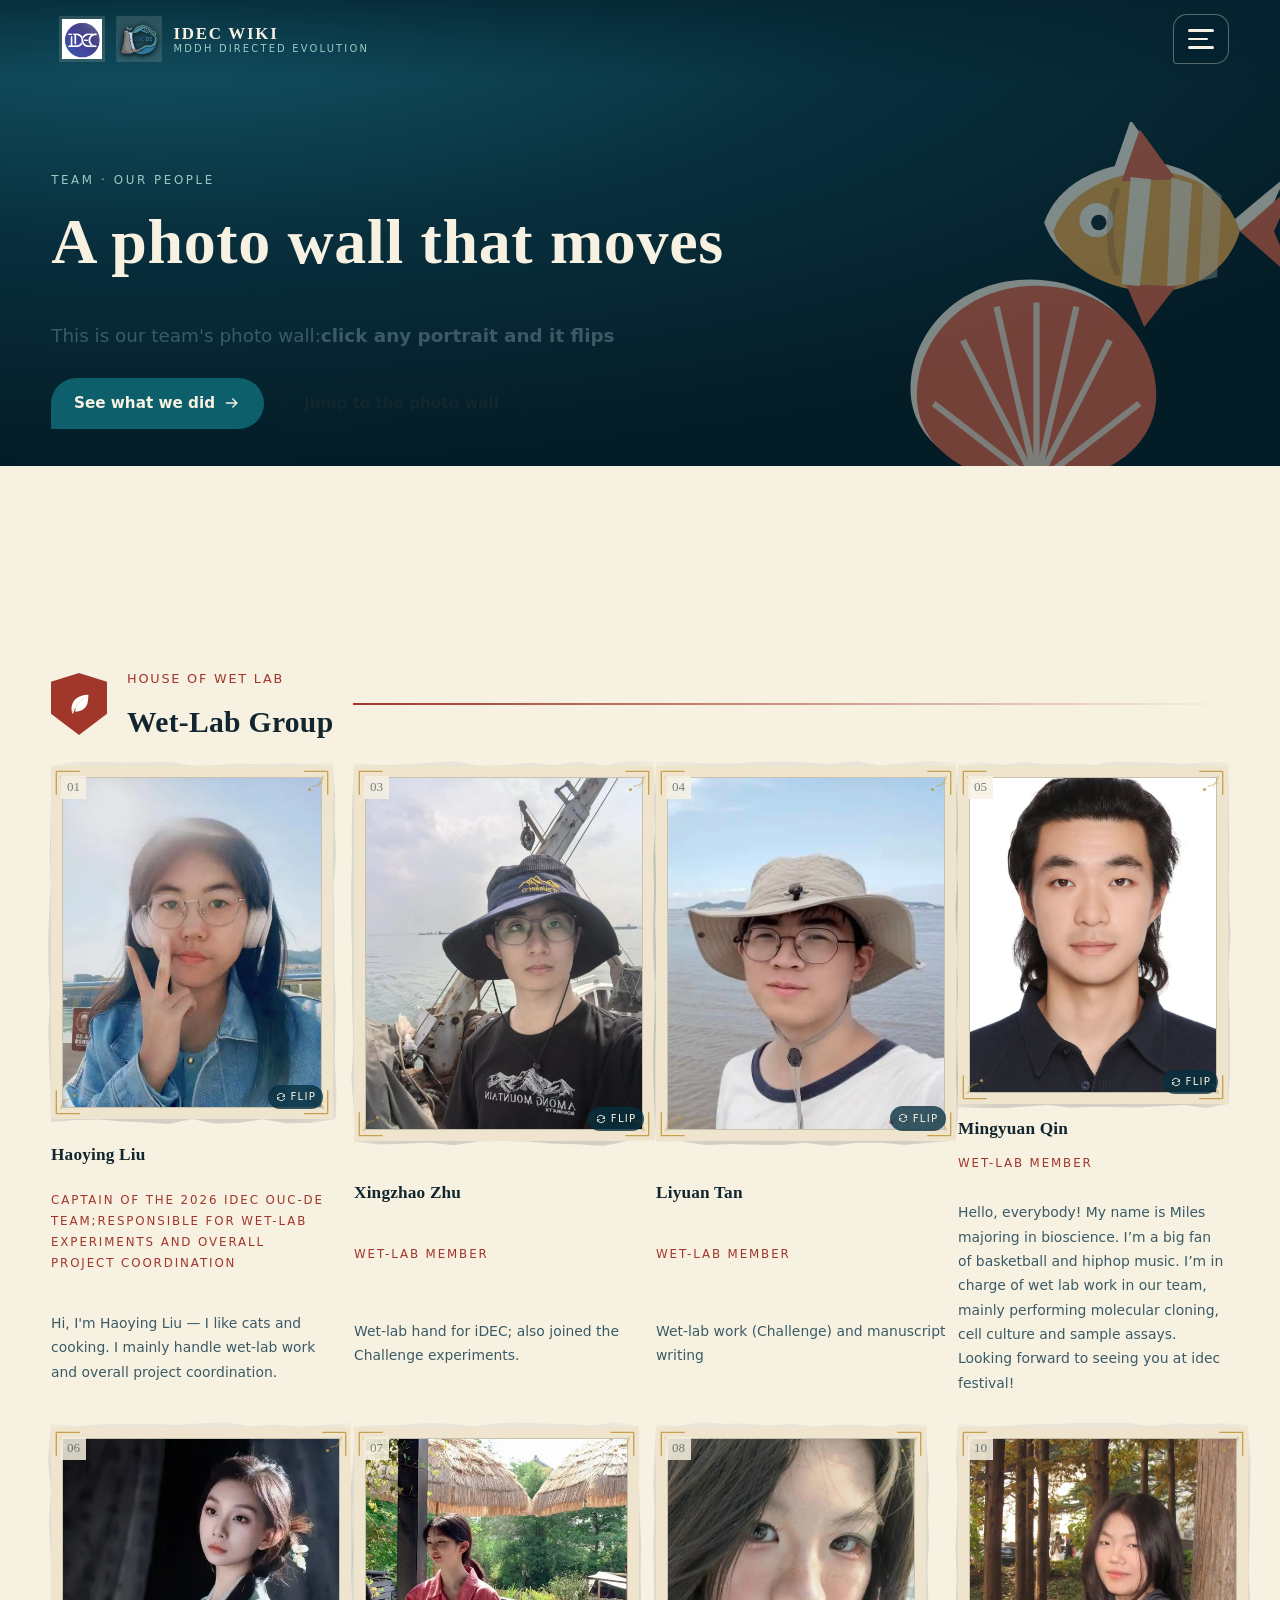
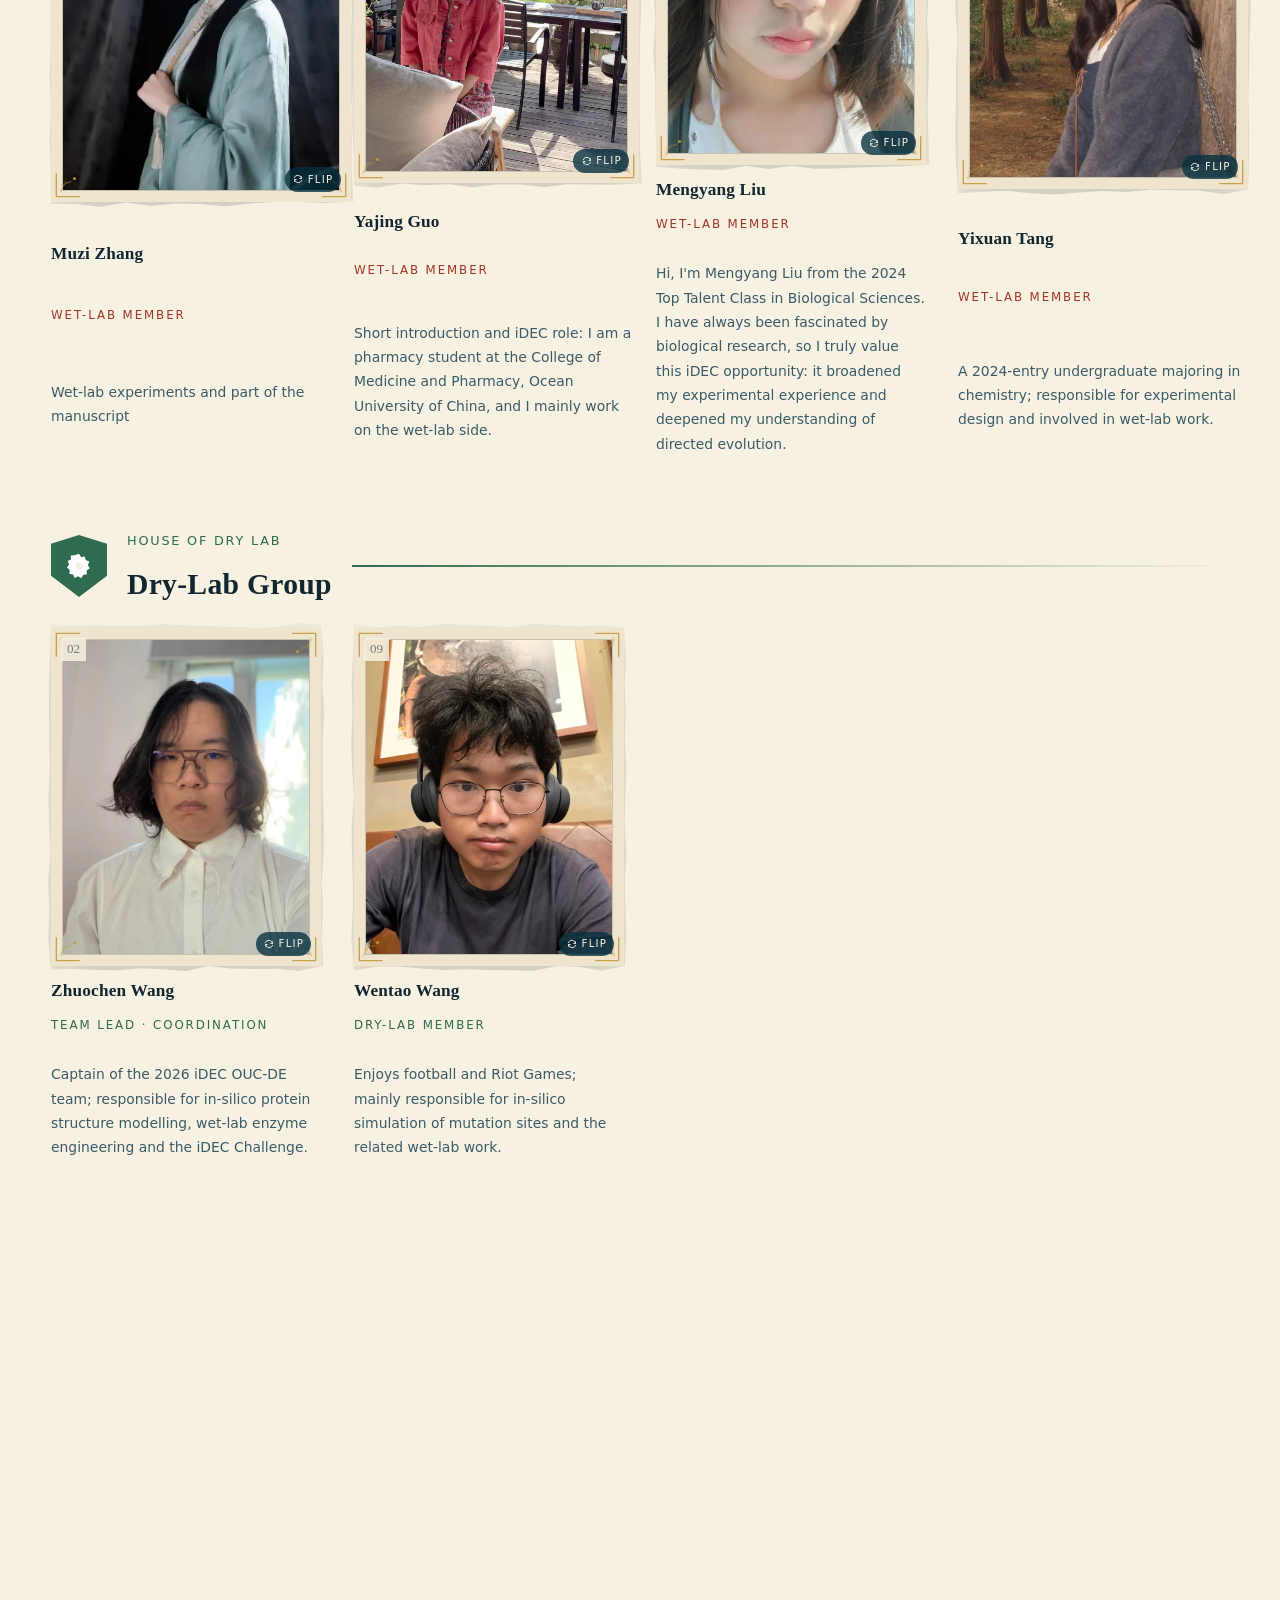
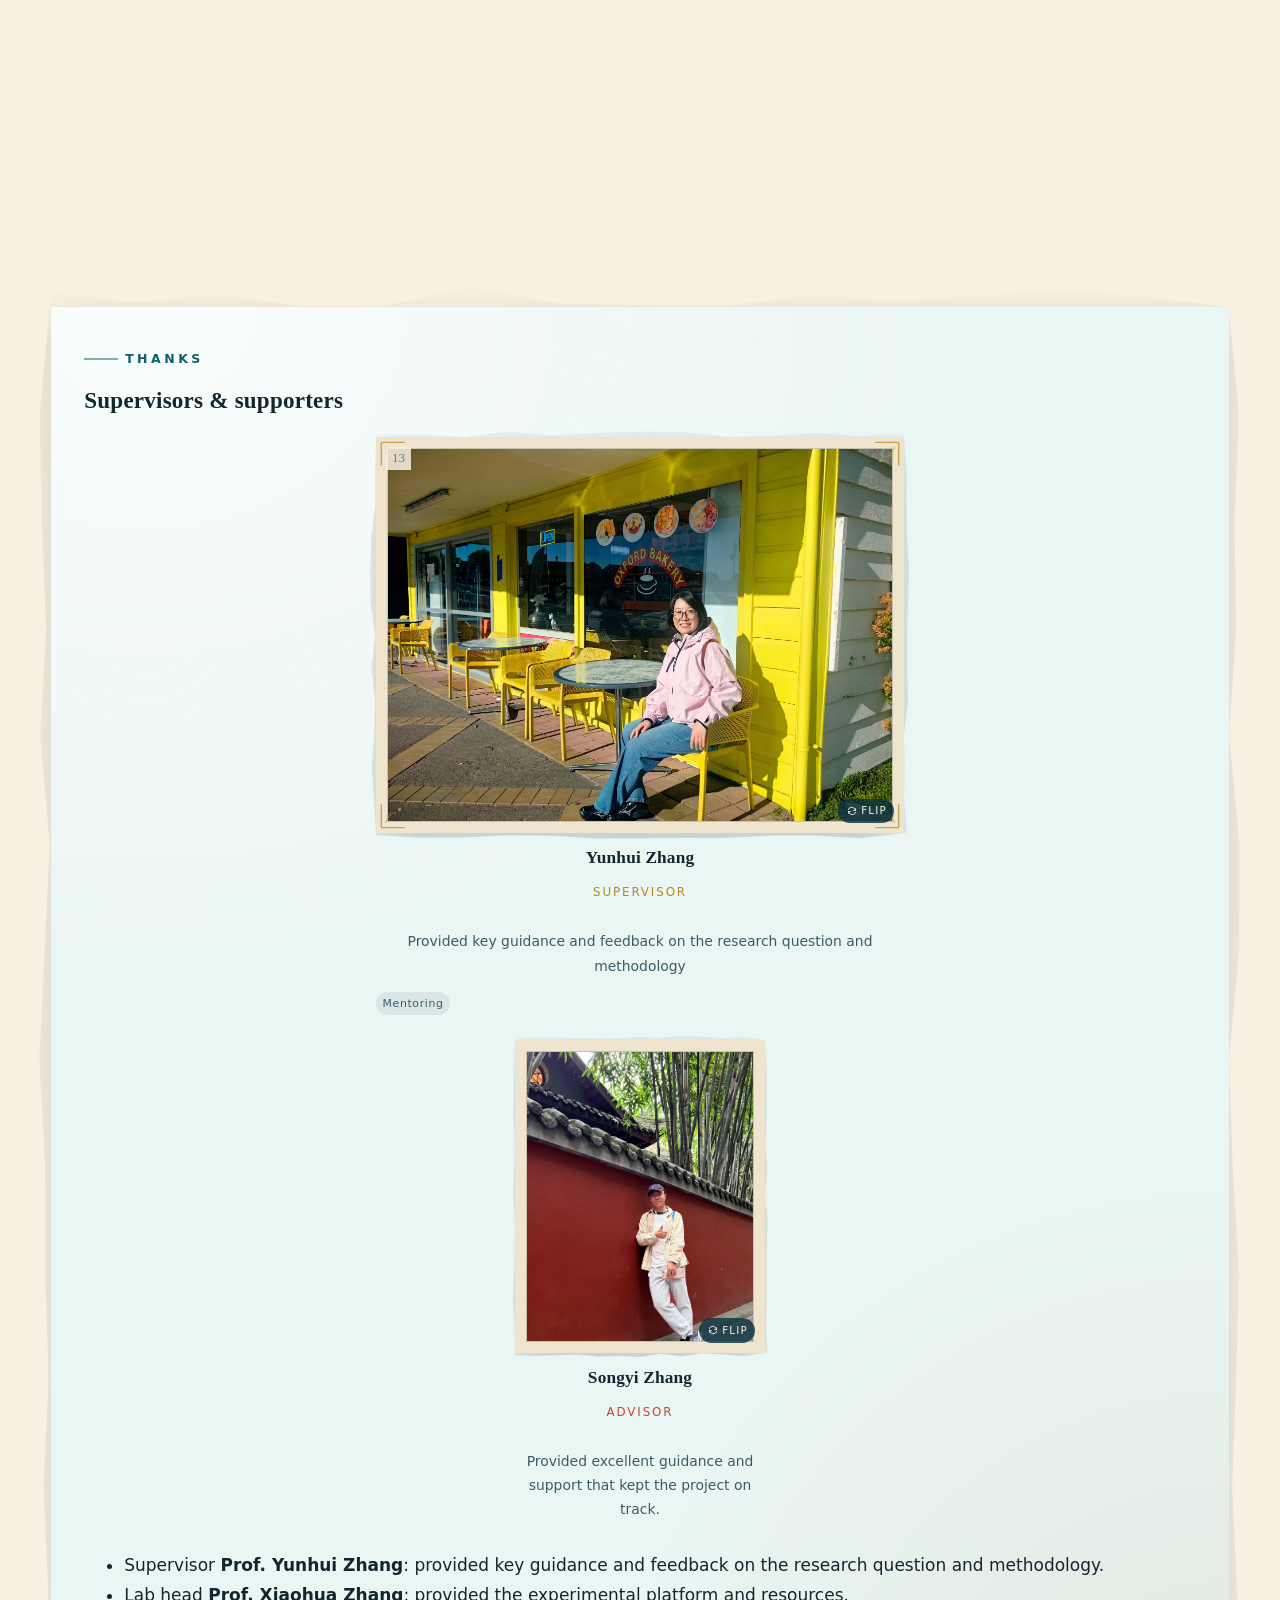
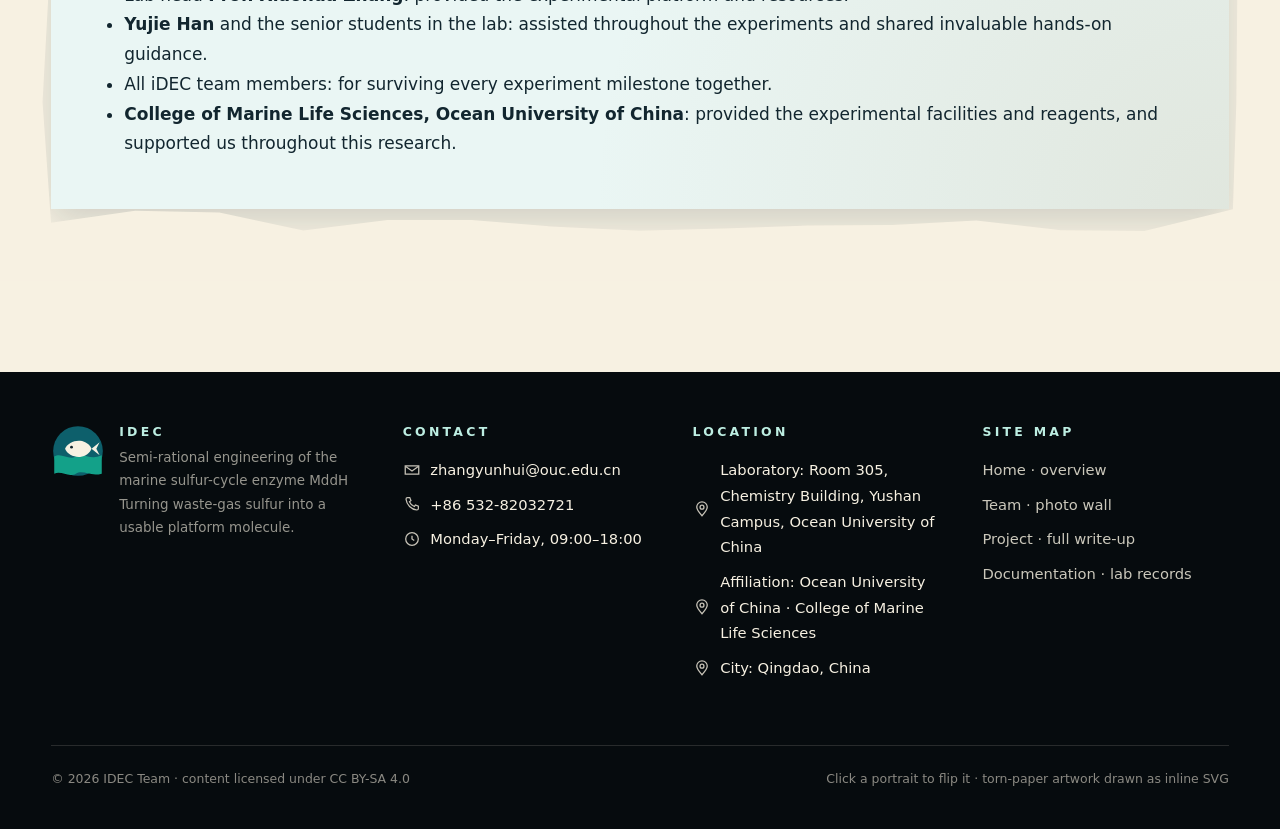
<file: team.html>
<!DOCTYPE html>
<html lang="zh-CN">
<head>
<meta charset="utf-8">
<meta name="viewport" content="width=device-width, initial-scale=1">
<title>Team · IDEC Wiki</title>
<meta name="description" content="IDEC 队伍成员照片墙：点击照片翻面，看见每个人的另一面。">
<link rel="icon" href="assets/img/favicon.png">
<link rel="stylesheet" href="assets/css/style.css">
<noscript>
<style>
  /* fallback when JavaScript is off: no loader trap, everything visible */
  .loader { display: none !important }
  [data-reveal] { opacity: 1 !important; transform: none !important }
  .drawer, .to-top { display: none !important }
  .scene-section { height: auto }
  .scene-sticky { position: static; height: auto; padding: 70px 0 }
  .scene-copy { display: grid; gap: 14px }
  .scene-step { position: static; opacity: 1; transform: none }
  .hero__scroll { display: none }
</style>
</noscript>
</head>
<body>

<!-- ============ 加载界面 ============ -->
<div class="loader" id="loader" role="status" aria-live="polite">
  <div class="loader__sea" aria-hidden="true">
    <span data-torn-self data-torn="18" data-torn-edges="top" data-torn-var="--clip" data-torn-seed="loader-sea-1"></span>
    <span data-torn-self data-torn="16" data-torn-edges="top" data-torn-var="--clip" data-torn-seed="loader-sea-2"></span>
    <span data-torn-self data-torn="14" data-torn-edges="top" data-torn-var="--clip" data-torn-seed="loader-sea-3"></span>
  </div>
  <div class="loader__bubbles" aria-hidden="true"></div>

  <div class="loader__inner">
    <div class="loader__slot" data-img-slot data-torn-self data-torn="10" data-torn-var="--clip" data-torn-seed="loader-slot">
      <img src="assets/img/loader-art.png" alt="IDEC team photo">
      <span class="slot-hint">Add your image here<br><code>assets/img/loader-art.png</code></span>
    </div>

    <div class="loader__orbit">
      <div class="loader__ring" aria-hidden="true">
        <span class="swimmer"><svg viewBox="0 0 120 92"><use href="#fish-swim"></use></svg></span>
      </div>
      <div class="loader__ring loader__ring--slow" aria-hidden="true">
        <span class="swimmer"><svg viewBox="0 0 124 72" style="color:#8ed07a"><use href="#fish-sil"></use></svg></span>
      </div>
      <div class="loader__ring loader__ring--fast" aria-hidden="true">
        <span class="swimmer"><svg viewBox="0 0 124 72" style="color:#f7d472"><use href="#fish-sil"></use></svg></span>
      </div>
      <div class="loader__word" aria-label="IDEC">
        <span>i</span><span>d</span><span>e</span><span>c</span>
      </div>
    </div>

    <div class="loader__label">Loading<i>.</i><i>.</i><i>.</i></div>
    <div class="loader__bar" data-torn-self data-torn="16" data-torn-edges="all" data-torn-var="--clip" data-torn-seed="loader-bar"><i></i></div>
    <p class="loader__note">IDEC WIKI · MddH · MARINE SULFUR CYCLE</p>
  </div>
</div>

<div class="read-progress" aria-hidden="true"></div>

<!-- ============ 顶部导航 ============ -->
<header class="site-header">
  <div class="site-header__inner">
    <a class="logo-slot" href="index.html">
      <!-- 新增 logo（在原 logo 之前）：把图片放到 assets/img/logo-2.png 即自动显示；没有图片时显示下面的占位字 -->
      <span class="logo-slot__mark" data-img-slot data-torn-self data-torn="9" data-torn-var="--clip" data-torn-seed="logo-mark-2">
        <img src="assets/img/logo-2.png" alt="Ocean University of China logo" style="filter:none; padding:3px">
        <span class="logo-slot__fallback">OUC</span>
      </span>
      <span class="logo-slot__mark" data-img-slot data-torn-self data-torn="9" data-torn-var="--clip" data-torn-seed="logo-mark">
        <img src="assets/img/logo.png" alt="IDEC logo">
        <span class="logo-slot__fallback">IDEC</span>
      </span>
      <span class="logo-slot__text">
        <b>IDEC WIKI</b>
        <small>MddH Directed Evolution</small>
      </span>
    </a>

    <button class="burger" type="button" aria-label="Open navigation menu" aria-expanded="false" aria-controls="drawer">
      <span class="burger__lines" aria-hidden="true"><i></i><i></i><i></i></span>
    </button>
  </div>
</header>

<!-- ============ 折叠抽屉 ============ -->
<div class="drawer" id="drawer">
  <div class="drawer__scrim" aria-hidden="true"></div>
  <div class="drawer__panel" role="dialog" aria-modal="true" aria-label="站点导航">
    <p class="drawer__title">Index</p>
    <nav class="drawer__nav">
      <a class="drawer__link" href="index.html">
        <span class="drawer__num">01</span>
        <span><b>Home</b><small>Home · project overview and updates</small></span>
        <span><svg viewBox="0 0 24 24" width="20" aria-hidden="true"><use href="#ic-arrow"></use></svg></span>
      </a>
      <a class="drawer__link" href="team.html">
        <span class="drawer__num">02</span>
        <span><b>Team</b><small>Photo wall · click a portrait to flip it</small></span>
        <span><svg viewBox="0 0 24 24" width="20" aria-hidden="true"><use href="#ic-arrow"></use></svg></span>
      </a>
      <a class="drawer__link" href="project.html">
        <span class="drawer__num">03</span>
        <span><b>Project</b><small>Description / Design / Results …</small></span>
        <span><svg viewBox="0 0 24 24" width="20" aria-hidden="true"><use href="#ic-arrow"></use></svg></span>
      </a>
      <a class="drawer__link" href="documentation.html">
        <span class="drawer__num">04</span>
        <span><b>Documentation</b><small>Lab Notebook / Download</small></span>
        <span><svg viewBox="0 0 24 24" width="20" aria-hidden="true"><use href="#ic-arrow"></use></svg></span>
      </a>
      <a class="drawer__link" href="challenge.html">
        <span class="drawer__num">05</span>
        <span><b>Challenge</b><small>Challenge · pRK24 conjugation control</small></span>
        <span><svg viewBox="0 0 24 24" width="20" aria-hidden="true"><use href="#ic-arrow"></use></svg></span>
      </a>
    </nav>

    <div class="drawer__art" aria-hidden="true">
      <svg viewBox="0 0 120 92" width="82"><use href="#fish-swim"></use></svg>
      <svg viewBox="0 0 130 130" width="62" style="color:#8ed07a"><use href="#coral-fan"></use></svg>
      <svg viewBox="0 0 90 180" width="26"><use href="#kelp"></use></svg>
    </div>
    <p class="drawer__foot">IDEC · Engineering the marine sulfur-cycle enzyme MddH<br>Content under continuous update · <span data-year>2026</span></p>
  </div>
</div>

<main>

<!-- ============ 页头 ============ -->
<section class="page-head">
  <div class="page-head__art" aria-hidden="true">
    <svg viewBox="0 0 200 200">
      <use href="#coral-fan" x="0" y="60" width="130" height="130"></use>
      <use href="#fish-swim" x="60" y="0" width="130" height="100"></use>
    </svg>
  </div>
  <div class="wrap page-head__inner">
    <p class="crumb">Team · our people</p>
    <h1>A photo wall that moves</h1>
    <p class="lede" style="max-width:52ch">
      This is our team's photo wall:<b>click any portrait and it flips</b>
    </p>
    <div class="row" style="margin-top:1.6rem">
      <a class="btn btn--sea" href="project.html">
        See what we did
        <svg viewBox="0 0 24 24" width="18" aria-hidden="true"><use href="#ic-arrow"></use></svg>
      </a>
      <a class="btn btn--ghost" href="#houses">Jump to the photo wall</a>
    </div>
  </div>
</section>

<!-- ============ 照片墙 ============ -->
<section class="band band--paper" id="houses">
  <div class="tear tear--top" data-torn-self data-torn="22" data-torn-edges="top" data-torn-var="--clip" data-torn-seed="tear-team" aria-hidden="true"></div>
  <div class="wrap">

    
    <div class="houses" style="margin-top:2.6rem">

      <section class="house" style="--house:#a1362a">
        <header class="house__head" data-reveal>
          <span class="house__crest" style="--house:#a1362a" aria-hidden="true">
            <svg viewBox="0 0 32 32"><use href="#crest-leaf"></use></svg>
          </span>
          <div>
            <p class="house__motto">House of Wet Lab</p>
            <h2 class="house__name">Wet-Lab Group</h2>
          </div>
          <span class="house__rule" style="--house:#a1362a" aria-hidden="true"></span>
        </header>

        <div class="portraits">
            <article class="portrait" data-reveal style="--house:#a1362a">
            <button class="portrait__frame" type="button" aria-pressed="false" aria-label="Flip to see another photo of Member 01"
                    data-torn="12" data-torn-var="--clip" data-torn-seed="p01">
              <span class="portrait__no">01</span>
              <span class="portrait__inner">
                <span class="portrait__face portrait__face--front" data-img-slot data-slot="assets/img/team/member-01-a.jpg">
                  <img src="assets/img/team/member-01-a.jpg" alt="Member 01 at work">
                  <span class="slot-hint">Front photo<code>member-01-a.jpg</code></span>
                </span>
                <span class="portrait__face portrait__face--back" data-img-slot data-slot="assets/img/team/member-01-b.jpg">
                  <img src="assets/img/team/member-01-b.jpg" alt="Member 01 — another photo">
                  <span class="slot-hint">Back photo<code>member-01-b.jpg</code></span>
                </span>
              </span>
              <svg class="portrait__corner portrait__corner--tl" viewBox="0 0 40 40" aria-hidden="true"><use href="#corner"></use></svg><svg class="portrait__corner portrait__corner--tr" viewBox="0 0 40 40" aria-hidden="true"><use href="#corner"></use></svg><svg class="portrait__corner portrait__corner--bl" viewBox="0 0 40 40" aria-hidden="true"><use href="#corner"></use></svg><svg class="portrait__corner portrait__corner--br" viewBox="0 0 40 40" aria-hidden="true"><use href="#corner"></use></svg>
              <span class="portrait__flip"><svg viewBox="0 0 24 24" width="12" aria-hidden="true"><use href="#ic-flip"></use></svg> Flip</span>
            </button>
            <h3 class="portrait__name">Haoying Liu</h3>
            <p class="portrait__role">Captain of the 2026 iDEC OUC-DE team;responsible for wet-lab experiments and overall project coordination</p>
            <p class="portrait__bio"> Hi, I'm Haoying Liu — I like cats and cooking. I mainly handle wet-lab work and overall project coordination.</p>
          </article>
            <article class="portrait" data-reveal style="--house:#a1362a">
            <button class="portrait__frame" type="button" aria-pressed="false" aria-label="Flip to see another photo of Member 03"
                    data-torn="12" data-torn-var="--clip" data-torn-seed="p03">
              <span class="portrait__no">03</span>
              <span class="portrait__inner">
                <span class="portrait__face portrait__face--front" data-img-slot data-slot="assets/img/team/member-03-a.jpg">
                  <img src="assets/img/team/member-03-a.jpg" alt="Member 03 at work">
                  <span class="slot-hint">Front photo<code>member-03-a.jpg</code></span>
                </span>
                <span class="portrait__face portrait__face--back" data-img-slot data-slot="assets/img/team/member-03-b.jpg">
                  <img src="assets/img/team/member-03-b.jpg" alt="Member 03 — another photo">
                  <span class="slot-hint">Back photo<code>member-03-b.jpg</code></span>
                </span>
              </span>
              <svg class="portrait__corner portrait__corner--tl" viewBox="0 0 40 40" aria-hidden="true"><use href="#corner"></use></svg><svg class="portrait__corner portrait__corner--tr" viewBox="0 0 40 40" aria-hidden="true"><use href="#corner"></use></svg><svg class="portrait__corner portrait__corner--bl" viewBox="0 0 40 40" aria-hidden="true"><use href="#corner"></use></svg><svg class="portrait__corner portrait__corner--br" viewBox="0 0 40 40" aria-hidden="true"><use href="#corner"></use></svg>
              <span class="portrait__flip"><svg viewBox="0 0 24 24" width="12" aria-hidden="true"><use href="#ic-flip"></use></svg> Flip</span>
            </button>
            <h3 class="portrait__name">Xingzhao Zhu</h3>
            <p class="portrait__role">Wet-lab member</p>
            <p class="portrait__bio"> Wet-lab hand for iDEC; also joined the Challenge experiments.</p>
          </article>
            <article class="portrait" data-reveal style="--house:#a1362a">
            <button class="portrait__frame" type="button" aria-pressed="false" aria-label="Flip to see another photo of Member 04"
                    data-torn="12" data-torn-var="--clip" data-torn-seed="p04">
              <span class="portrait__no">04</span>
              <span class="portrait__inner">
                <span class="portrait__face portrait__face--front" data-img-slot data-slot="assets/img/team/member-04-a.jpg">
                  <img src="assets/img/team/member-04-a.jpg" alt="Member 04 at work">
                  <span class="slot-hint">Front photo<code>member-04-a.jpg</code></span>
                </span>
                <span class="portrait__face portrait__face--back" data-img-slot data-slot="assets/img/team/member-04-b.jpg">
                  <img src="assets/img/team/member-04-b.jpg" alt="Member 04 — another photo">
                  <span class="slot-hint">Back photo<code>member-04-b.jpg</code></span>
                </span>
              </span>
              <svg class="portrait__corner portrait__corner--tl" viewBox="0 0 40 40" aria-hidden="true"><use href="#corner"></use></svg><svg class="portrait__corner portrait__corner--tr" viewBox="0 0 40 40" aria-hidden="true"><use href="#corner"></use></svg><svg class="portrait__corner portrait__corner--bl" viewBox="0 0 40 40" aria-hidden="true"><use href="#corner"></use></svg><svg class="portrait__corner portrait__corner--br" viewBox="0 0 40 40" aria-hidden="true"><use href="#corner"></use></svg>
              <span class="portrait__flip"><svg viewBox="0 0 24 24" width="12" aria-hidden="true"><use href="#ic-flip"></use></svg> Flip</span>
            </button>
            <h3 class="portrait__name">Liyuan Tan</h3>
            <p class="portrait__role">Wet-lab member</p>
            <p class="portrait__bio">Wet-lab work (Challenge) and manuscript writing</p>
          </article>
            <article class="portrait" data-reveal style="--house:#a1362a">
            <button class="portrait__frame" type="button" aria-pressed="false" aria-label="Flip to see another photo of Member 05"
                    data-torn="12" data-torn-var="--clip" data-torn-seed="p05">
              <span class="portrait__no">05</span>
              <span class="portrait__inner">
                <span class="portrait__face portrait__face--front" data-img-slot data-slot="assets/img/team/member-05-a.jpg">
                  <img src="assets/img/team/member-05-a.jpg" alt="Member 05 at work">
                  <span class="slot-hint">Front photo<code>member-05-a.jpg</code></span>
                </span>
                <span class="portrait__face portrait__face--back" data-img-slot data-slot="assets/img/team/member-05-b.jpg">
                  <img src="assets/img/team/member-05-b.jpg" alt="Member 05 — another photo">
                  <span class="slot-hint">Back photo<code>member-05-b.jpg</code></span>
                </span>
              </span>
              <svg class="portrait__corner portrait__corner--tl" viewBox="0 0 40 40" aria-hidden="true"><use href="#corner"></use></svg><svg class="portrait__corner portrait__corner--tr" viewBox="0 0 40 40" aria-hidden="true"><use href="#corner"></use></svg><svg class="portrait__corner portrait__corner--bl" viewBox="0 0 40 40" aria-hidden="true"><use href="#corner"></use></svg><svg class="portrait__corner portrait__corner--br" viewBox="0 0 40 40" aria-hidden="true"><use href="#corner"></use></svg>
              <span class="portrait__flip"><svg viewBox="0 0 24 24" width="12" aria-hidden="true"><use href="#ic-flip"></use></svg> Flip</span>
            </button>
            <h3 class="portrait__name">Mingyuan Qin</h3>
            <p class="portrait__role">Wet-lab member</p>
            <p class="portrait__bio">Hello, everybody! My name is Miles majoring in bioscience. I’m a big fan of basketball and hiphop music. I’m in charge of wet lab work in our team, mainly performing molecular cloning, cell culture and sample assays. Looking forward to seeing you at idec festival!</p>
          </article>
            <article class="portrait" data-reveal style="--house:#a1362a">
            <button class="portrait__frame" type="button" aria-pressed="false" aria-label="Flip to see another photo of Member 06"
                    data-torn="12" data-torn-var="--clip" data-torn-seed="p06">
              <span class="portrait__no">06</span>
              <span class="portrait__inner">
                <span class="portrait__face portrait__face--front" data-img-slot data-slot="assets/img/team/member-06-a.jpg">
                  <img src="assets/img/team/member-06-a.jpg" alt="Member 06 at work">
                  <span class="slot-hint">Front photo<code>member-06-a.jpg</code></span>
                </span>
                <span class="portrait__face portrait__face--back" data-img-slot data-slot="assets/img/team/member-06-b.jpg">
                  <img src="assets/img/team/member-06-b.jpg" alt="Member 06 — another photo">
                  <span class="slot-hint">Back photo<code>member-06-b.jpg</code></span>
                </span>
              </span>
              <svg class="portrait__corner portrait__corner--tl" viewBox="0 0 40 40" aria-hidden="true"><use href="#corner"></use></svg><svg class="portrait__corner portrait__corner--tr" viewBox="0 0 40 40" aria-hidden="true"><use href="#corner"></use></svg><svg class="portrait__corner portrait__corner--bl" viewBox="0 0 40 40" aria-hidden="true"><use href="#corner"></use></svg><svg class="portrait__corner portrait__corner--br" viewBox="0 0 40 40" aria-hidden="true"><use href="#corner"></use></svg>
              <span class="portrait__flip"><svg viewBox="0 0 24 24" width="12" aria-hidden="true"><use href="#ic-flip"></use></svg> Flip</span>
            </button>
            <h3 class="portrait__name">Muzi Zhang</h3>
            <p class="portrait__role">Wet-lab member</p>
            <p class="portrait__bio">Wet-lab experiments and part of the manuscript</p>
          </article>
            <article class="portrait" data-reveal style="--house:#a1362a">
            <button class="portrait__frame" type="button" aria-pressed="false" aria-label="Flip to see another photo of Member 07"
                    data-torn="12" data-torn-var="--clip" data-torn-seed="p07">
              <span class="portrait__no">07</span>
              <span class="portrait__inner">
                <span class="portrait__face portrait__face--front" data-img-slot data-slot="assets/img/team/member-07-a.jpg">
                  <img src="assets/img/team/member-07-a.jpg" alt="Member 07 at work">
                  <span class="slot-hint">Front photo<code>member-07-a.jpg</code></span>
                </span>
                <span class="portrait__face portrait__face--back" data-img-slot data-slot="assets/img/team/member-07-b.jpg">
                  <img src="assets/img/team/member-07-b.jpg" alt="Member 07 — another photo">
                  <span class="slot-hint">Back photo<code>member-07-b.jpg</code></span>
                </span>
              </span>
              <svg class="portrait__corner portrait__corner--tl" viewBox="0 0 40 40" aria-hidden="true"><use href="#corner"></use></svg><svg class="portrait__corner portrait__corner--tr" viewBox="0 0 40 40" aria-hidden="true"><use href="#corner"></use></svg><svg class="portrait__corner portrait__corner--bl" viewBox="0 0 40 40" aria-hidden="true"><use href="#corner"></use></svg><svg class="portrait__corner portrait__corner--br" viewBox="0 0 40 40" aria-hidden="true"><use href="#corner"></use></svg>
              <span class="portrait__flip"><svg viewBox="0 0 24 24" width="12" aria-hidden="true"><use href="#ic-flip"></use></svg> Flip</span>
            </button>
            <h3 class="portrait__name">Yajing Guo</h3>
            <p class="portrait__role">Wet-lab member</p>
            <p class="portrait__bio">Short introduction and iDEC role: I am a pharmacy student at the College of Medicine and Pharmacy, Ocean University of China, and I mainly work on the wet-lab side.</p>
          </article>
            <article class="portrait" data-reveal style="--house:#a1362a">
            <button class="portrait__frame" type="button" aria-pressed="false" aria-label="Flip to see another photo of Member 08"
                    data-torn="12" data-torn-var="--clip" data-torn-seed="p08">
              <span class="portrait__no">08</span>
              <span class="portrait__inner">
                <span class="portrait__face portrait__face--front" data-img-slot data-slot="assets/img/team/member-08-a.jpg">
                  <img src="assets/img/team/member-08-a.jpg" alt="Member 08 at work">
                  <span class="slot-hint">Front photo<code>member-08-a.jpg</code></span>
                </span>
                <span class="portrait__face portrait__face--back" data-img-slot data-slot="assets/img/team/member-08-b.jpg">
                  <img src="assets/img/team/member-08-b.jpg" alt="Member 08 — another photo">
                  <span class="slot-hint">Back photo<code>member-08-b.jpg</code></span>
                </span>
              </span>
              <svg class="portrait__corner portrait__corner--tl" viewBox="0 0 40 40" aria-hidden="true"><use href="#corner"></use></svg><svg class="portrait__corner portrait__corner--tr" viewBox="0 0 40 40" aria-hidden="true"><use href="#corner"></use></svg><svg class="portrait__corner portrait__corner--bl" viewBox="0 0 40 40" aria-hidden="true"><use href="#corner"></use></svg><svg class="portrait__corner portrait__corner--br" viewBox="0 0 40 40" aria-hidden="true"><use href="#corner"></use></svg>
              <span class="portrait__flip"><svg viewBox="0 0 24 24" width="12" aria-hidden="true"><use href="#ic-flip"></use></svg> Flip</span>
            </button>
            <h3 class="portrait__name">Mengyang Liu</h3>
            <p class="portrait__role">Wet-lab member</p>
            <p class="portrait__bio">Hi, I'm Mengyang Liu from the 2024 Top Talent Class in Biological Sciences. I have always been fascinated by biological research, so I truly value this iDEC opportunity: it broadened my experimental experience and deepened my understanding of directed evolution.</p>
          </article>
            <article class="portrait" data-reveal style="--house:#a1362a">
            <button class="portrait__frame" type="button" aria-pressed="false" aria-label="Flip to see another photo of Member 10"
                    data-torn="12" data-torn-var="--clip" data-torn-seed="p10">
              <span class="portrait__no">10</span>
              <span class="portrait__inner">
                <span class="portrait__face portrait__face--front" data-img-slot data-slot="assets/img/team/member-10-a.jpg">
                  <img src="assets/img/team/member-10-a.jpg" alt="Member 10 at work">
                  <span class="slot-hint">Front photo<code>member-10-a.jpg</code></span>
                </span>
                <span class="portrait__face portrait__face--back" data-img-slot data-slot="assets/img/team/member-10-b.jpg">
                  <img src="assets/img/team/member-10-b.jpg" alt="Member 10 — another photo">
                  <span class="slot-hint">Back photo<code>member-10-b.jpg</code></span>
                </span>
              </span>
              <svg class="portrait__corner portrait__corner--tl" viewBox="0 0 40 40" aria-hidden="true"><use href="#corner"></use></svg><svg class="portrait__corner portrait__corner--tr" viewBox="0 0 40 40" aria-hidden="true"><use href="#corner"></use></svg><svg class="portrait__corner portrait__corner--bl" viewBox="0 0 40 40" aria-hidden="true"><use href="#corner"></use></svg><svg class="portrait__corner portrait__corner--br" viewBox="0 0 40 40" aria-hidden="true"><use href="#corner"></use></svg>
              <span class="portrait__flip"><svg viewBox="0 0 24 24" width="12" aria-hidden="true"><use href="#ic-flip"></use></svg> Flip</span>
            </button>
            <h3 class="portrait__name">Yixuan Tang</h3>
            <p class="portrait__role">Wet-lab member</p>
            <p class="portrait__bio">A 2024-entry undergraduate majoring in chemistry; responsible for experimental design and involved in wet-lab work.</p>
          </article>
        </div>
      </section>

      <section class="house" style="--house:#2f6b4f">
        <header class="house__head" data-reveal>
          <span class="house__crest" style="--house:#2f6b4f" aria-hidden="true">
            <svg viewBox="0 0 32 32"><use href="#crest-gear"></use></svg>
          </span>
          <div>
            <p class="house__motto">House of Dry Lab</p>
            <h2 class="house__name">Dry-Lab Group</h2>
          </div>
          <span class="house__rule" style="--house:#2f6b4f" aria-hidden="true"></span>
        </header>

        <div class="portraits">
            <article class="portrait" data-reveal style="--house:#2f6b4f">
            <button class="portrait__frame" type="button" aria-pressed="false" aria-label="Flip to see another photo of Member 02"
                    data-torn="12" data-torn-var="--clip" data-torn-seed="p02">
              <span class="portrait__no">02</span>
              <span class="portrait__inner">
                <span class="portrait__face portrait__face--front" data-img-slot data-slot="assets/img/team/member-02-a.jpg">
                  <img src="assets/img/team/member-02-a.jpg" alt="Member 02 at work">
                  <span class="slot-hint">Front photo<code>member-02-a.jpg</code></span>
                </span>
                <span class="portrait__face portrait__face--back" data-img-slot data-slot="assets/img/team/member-02-b.jpg">
                  <img src="assets/img/team/member-02-b.jpg" alt="Member 02 — another photo">
                  <span class="slot-hint">Back photo<code>member-02-b.jpg</code></span>
                </span>
              </span>
              <svg class="portrait__corner portrait__corner--tl" viewBox="0 0 40 40" aria-hidden="true"><use href="#corner"></use></svg><svg class="portrait__corner portrait__corner--tr" viewBox="0 0 40 40" aria-hidden="true"><use href="#corner"></use></svg><svg class="portrait__corner portrait__corner--bl" viewBox="0 0 40 40" aria-hidden="true"><use href="#corner"></use></svg><svg class="portrait__corner portrait__corner--br" viewBox="0 0 40 40" aria-hidden="true"><use href="#corner"></use></svg>
              <span class="portrait__flip"><svg viewBox="0 0 24 24" width="12" aria-hidden="true"><use href="#ic-flip"></use></svg> Flip</span>
            </button>
            <h3 class="portrait__name">Zhuochen Wang</h3>
            <p class="portrait__role">Team lead · coordination</p>
            <p class="portrait__bio">Captain of the 2026 iDEC OUC-DE team; responsible for in-silico protein structure modelling, wet-lab enzyme engineering and the iDEC Challenge.</p>
          </article>
            <article class="portrait" data-reveal style="--house:#2f6b4f">
            <button class="portrait__frame" type="button" aria-pressed="false" aria-label="Flip to see another photo of Member 09"
                    data-torn="12" data-torn-var="--clip" data-torn-seed="p09">
              <span class="portrait__no">09</span>
              <span class="portrait__inner">
                <span class="portrait__face portrait__face--front" data-img-slot data-slot="assets/img/team/member-09-a.jpg">
                  <img src="assets/img/team/member-09-a.jpg" alt="Member 09 at work">
                  <span class="slot-hint">Front photo<code>member-09-a.jpg</code></span>
                </span>
                <span class="portrait__face portrait__face--back" data-img-slot data-slot="assets/img/team/member-09-b.jpg">
                  <img src="assets/img/team/member-09-b.jpg" alt="Member 09 — another photo">
                  <span class="slot-hint">Back photo<code>member-09-b.jpg</code></span>
                </span>
              </span>
              <svg class="portrait__corner portrait__corner--tl" viewBox="0 0 40 40" aria-hidden="true"><use href="#corner"></use></svg><svg class="portrait__corner portrait__corner--tr" viewBox="0 0 40 40" aria-hidden="true"><use href="#corner"></use></svg><svg class="portrait__corner portrait__corner--bl" viewBox="0 0 40 40" aria-hidden="true"><use href="#corner"></use></svg><svg class="portrait__corner portrait__corner--br" viewBox="0 0 40 40" aria-hidden="true"><use href="#corner"></use></svg>
              <span class="portrait__flip"><svg viewBox="0 0 24 24" width="12" aria-hidden="true"><use href="#ic-flip"></use></svg> Flip</span>
            </button>
            <h3 class="portrait__name">Wentao Wang</h3>
            <p class="portrait__role">Dry-lab member</p>
            <p class="portrait__bio">Enjoys football and Riot Games; mainly responsible for in-silico simulation of mutation sites and the related wet-lab work.</p>
          </article>
        </div>
      </section>

      <section class="house" style="--house:#3b5a8f">
        <header class="house__head" data-reveal>
          <span class="house__crest" style="--house:#3b5a8f" aria-hidden="true">
            <svg viewBox="0 0 32 32"><use href="#crest-pen"></use></svg>
          </span>
          <div>
            <p class="house__motto">House of Art & Design</p>
            <h2 class="house__name">Art & Design Group</h2>
          </div>
          <span class="house__rule" style="--house:#3b5a8f" aria-hidden="true"></span>
        </header>

        <div class="portraits">
            <article class="portrait" data-reveal style="--house:#3b5a8f">
            <button class="portrait__frame" type="button" aria-pressed="false" aria-label="Flip to see another photo of Member 11"
                    data-torn="12" data-torn-var="--clip" data-torn-seed="p11">
              <span class="portrait__no">11</span>
              <span class="portrait__inner">
                <span class="portrait__face portrait__face--front" data-img-slot data-slot="assets/img/team/member-11-a.jpg">
                  <img src="assets/img/team/member-11-a.jpg" alt="Member 11 at work">
                  <span class="slot-hint">Front photo<code>member-11-a.jpg</code></span>
                </span>
                <span class="portrait__face portrait__face--back" data-img-slot data-slot="assets/img/team/member-11-b.jpg">
                  <img src="assets/img/team/member-11-b.jpg" alt="Member 11 — another photo">
                  <span class="slot-hint">Back photo<code>member-11-b.jpg</code></span>
                </span>
              </span>
              <svg class="portrait__corner portrait__corner--tl" viewBox="0 0 40 40" aria-hidden="true"><use href="#corner"></use></svg><svg class="portrait__corner portrait__corner--tr" viewBox="0 0 40 40" aria-hidden="true"><use href="#corner"></use></svg><svg class="portrait__corner portrait__corner--bl" viewBox="0 0 40 40" aria-hidden="true"><use href="#corner"></use></svg><svg class="portrait__corner portrait__corner--br" viewBox="0 0 40 40" aria-hidden="true"><use href="#corner"></use></svg>
              <span class="portrait__flip"><svg viewBox="0 0 24 24" width="12" aria-hidden="true"><use href="#ic-flip"></use></svg> Flip</span>
            </button>
            <h3 class="portrait__name">Yifei Cao</h3>
            <p class="portrait__role">Art & design</p>
            <p class="portrait__bio">Responsible for the wiki's design and implementation, plus mascot design and artwork.</p>
          </article>
            <article class="portrait" data-reveal style="--house:#3b5a8f">
            <button class="portrait__frame" type="button" aria-pressed="false" aria-label="Flip to see another photo of Member 12"
                    data-torn="12" data-torn-var="--clip" data-torn-seed="p12">
              <span class="portrait__no">12</span>
              <span class="portrait__inner">
                <span class="portrait__face portrait__face--front" data-img-slot data-slot="assets/img/team/member-12-a.jpg">
                  <img src="assets/img/team/member-12-a.jpg" alt="Member 12 at work">
                  <span class="slot-hint">Front photo<code>member-12-a.jpg</code></span>
                </span>
                <span class="portrait__face portrait__face--back" data-img-slot data-slot="assets/img/team/member-12-b.jpg">
                  <img src="assets/img/team/member-12-b.jpg" alt="Member 12 — another photo">
                  <span class="slot-hint">Back photo<code>member-12-b.jpg</code></span>
                </span>
              </span>
              <svg class="portrait__corner portrait__corner--tl" viewBox="0 0 40 40" aria-hidden="true"><use href="#corner"></use></svg><svg class="portrait__corner portrait__corner--tr" viewBox="0 0 40 40" aria-hidden="true"><use href="#corner"></use></svg><svg class="portrait__corner portrait__corner--bl" viewBox="0 0 40 40" aria-hidden="true"><use href="#corner"></use></svg><svg class="portrait__corner portrait__corner--br" viewBox="0 0 40 40" aria-hidden="true"><use href="#corner"></use></svg>
              <span class="portrait__flip"><svg viewBox="0 0 24 24" width="12" aria-hidden="true"><use href="#ic-flip"></use></svg> Flip</span>
            </button>
            <h3 class="portrait__name">Hengxuan Zhu</h3>
            <p class="portrait__role">Team art designer & part-time wet-lab helper.</p>
            <p class="portrait__bio"> I will never stop learning,for there are always more fascinating things to explore in DE!</p>
          </article>
        </div>
      </section>

    </div>

    <div class="paper paper--mist" style="margin-top:3rem" data-reveal data-torn="14" data-torn-var="--clip" data-torn-seed="team-thanks">
      <span class="eyebrow">Thanks</span>
      <h3>Supervisors & supporters</h3>

          <article class="portrait portrait--teacher" data-reveal style="--house:#b8891b">
            <button class="portrait__frame" type="button" aria-pressed="false" aria-label="Flip to see another photo of Member 13"
                    data-torn="12" data-torn-var="--clip" data-torn-seed="p13">
              <span class="portrait__no">13</span>
              <span class="portrait__inner">
                <span class="portrait__face portrait__face--front" data-img-slot data-slot="assets/img/team/member-13-a.jpg">
                  <img src="assets/img/team/member-13-a.jpg" alt="Member 13 at work">
                  <span class="slot-hint">Front photo<code>member-13-a.jpg</code></span>
                </span>
                <span class="portrait__face portrait__face--back" data-img-slot data-slot="assets/img/team/member-13-b.jpg">
                  <img src="assets/img/team/member-13-b.jpg" alt="Member 13 — another photo">
                  <span class="slot-hint">Back photo<code>member-13-b.jpg</code></span>
                </span>
              </span>
              <svg class="portrait__corner portrait__corner--tl" viewBox="0 0 40 40" aria-hidden="true"><use href="#corner"></use></svg><svg class="portrait__corner portrait__corner--tr" viewBox="0 0 40 40" aria-hidden="true"><use href="#corner"></use></svg><svg class="portrait__corner portrait__corner--bl" viewBox="0 0 40 40" aria-hidden="true"><use href="#corner"></use></svg><svg class="portrait__corner portrait__corner--br" viewBox="0 0 40 40" aria-hidden="true"><use href="#corner"></use></svg>
              <span class="portrait__flip"><svg viewBox="0 0 24 24" width="12" aria-hidden="true"><use href="#ic-flip"></use></svg> Flip</span>
            </button>
            <h3 class="portrait__name">Yunhui Zhang</h3>
            <p class="portrait__role">Supervisor</p>
            <p class="portrait__bio">Provided key guidance and feedback on the research question and methodology</p>
            <div class="portrait__tags"><span>Mentoring</span></div>
          </article>

    <!-- 致谢区两张简易照片卡：与成员同尺寸 4:5 -->
          <div class="thanks-photos">
            <article class="portrait portrait--plain" data-reveal data-torn="12" data-torn-var="--clip" data-torn-seed="p14">
              <button class="portrait__frame" type="button" aria-pressed="false" aria-label="Flip to see another photo of the lab head">
                <span class="portrait__inner">
                  <span class="portrait__face portrait__face--front" data-img-slot data-slot="assets/img/team/member-14-a.jpg">
                    <img src="assets/img/team/member-14-a.jpg" alt="Photo of the lab head">
                    <span class="slot-hint">Front photo<code>member-14-a.jpg</code></span>
                  </span>
                  <span class="portrait__face portrait__face--back" data-img-slot data-slot="assets/img/team/member-14-b.jpg">
                    <img src="assets/img/team/member-14-b.jpg" alt="Another photo of the lab head">
                    <span class="slot-hint">Back photo<code>member-14-b.jpg</code></span>
                  </span>
                </span>
                <span class="portrait__flip"><svg viewBox="0 0 24 24" width="12" aria-hidden="true"><use href="#ic-flip"></use></svg> Flip</span>
              </button>
              <h3 class="portrait__name">Songyi Zhang</h3>
              <p class="portrait__role">advisor</p>
              <p class="portrait__bio">Provided excellent guidance and support that kept the project on track.</p>
            </article>

            
          </div>
      <ul>
        <li>Supervisor <b>Prof. Yunhui Zhang</b>: provided key guidance and feedback on the research question and methodology.</li>
        <li>Lab head <b>Prof. Xiaohua Zhang</b>: provided the experimental platform and resources.</li>
        <li><b>Yujie Han</b> and the senior students in the lab: assisted throughout the experiments and shared invaluable hands-on guidance.</li>
        <li>All iDEC team members: for surviving every experiment milestone together.</li>
        <li><b>College of Marine Life Sciences, Ocean University of China</b>: provided the experimental facilities and reagents, and supported us throughout this research.</li>
      </ul>
    </div>

  </div>
</section>

</main>

<!-- ============ 黑色页脚 ============ -->
<footer class="site-footer" id="contact">
  <div class="tear tear--hang" style="--band:#f7f1e2" data-torn-self data-torn="22" data-torn-edges="bottom" data-torn-var="--clip" data-torn-seed="tear-footer" aria-hidden="true"></div>
  <div class="wrap">
    <div class="site-footer__grid">
      <div class="footer-brand">
        <svg viewBox="0 0 100 100" aria-hidden="true"><use href="#mark"></use></svg>
        <div>
          <h4 style="margin-bottom:.4rem">IDEC</h4>
          <p class="footer-note">
            Semi-rational engineering of the marine sulfur-cycle enzyme MddH<br>
            Turning waste-gas sulfur into a usable platform molecule.
          </p>
        </div>
      </div>
      <div>
        <h4>Contact</h4>
        <div class="footer-list">
          <span class="contact-line" data-copy="idec-team@example.com">
            <svg viewBox="0 0 24 24" aria-hidden="true"><use href="#ic-mail"></use></svg>
            zhangyunhui@ouc.edu.cn 
          </span>
          <span class="contact-line" data-copy=" +86 532-82032721">
            <svg viewBox="0 0 24 24" aria-hidden="true"><use href="#ic-phone"></use></svg>
            +86 532-82032721 
          </span>
          <span class="contact-line">
            <svg viewBox="0 0 24 24" aria-hidden="true"><use href="#ic-clock"></use></svg>
            Monday–Friday, 09:00–18:00
          </span>
        </div>
      </div>
      <div>
        <h4>Location</h4>
        <div class="footer-list">
          <span class="contact-line">
            <svg viewBox="0 0 24 24" aria-hidden="true"><use href="#ic-pin"></use></svg>
            Laboratory: Room 305, Chemistry Building, Yushan Campus, Ocean University of China
          </span>
          <span class="contact-line">
            <svg viewBox="0 0 24 24" aria-hidden="true"><use href="#ic-pin"></use></svg>
            Affiliation: Ocean University of China · College of Marine Life Sciences
          </span>
          <span class="contact-line">
            <svg viewBox="0 0 24 24" aria-hidden="true"><use href="#ic-pin"></use></svg>
            City: Qingdao, China
          </span>
        </div>
      </div>
      <div>
        <h4>Site map</h4>
        <div class="footer-list">
          <a href="index.html">Home · overview</a>
          <a href="team.html">Team · photo wall</a>
          <a href="project.html">Project · full write-up</a>
          <a href="documentation.html">Documentation · lab records</a>
        </div>
      </div>
    </div>
    <div class="footer-bottom">
      <span>© <span data-year>2026</span> IDEC Team · content licensed under CC BY-SA 4.0</span>
      <span>Click a portrait to flip it · torn-paper artwork drawn as inline SVG</span>
    </div>
  </div>
</footer>

<button class="to-top" type="button" aria-label="Back to top">
  <svg viewBox="0 0 24 24" width="22" aria-hidden="true"><use href="#ic-up"></use></svg>
</button>

<script src="assets/js/main.js"></script>
</body>
</html>
</file>
<file: docs/assets/css/style.css>
/* =========================================================
   IDEC WIKI — 撕纸风 × 海洋
   Theme: Ocean DMS <-> DMSP cycle
   Structure:
     1. Tokens & reset
     2. Typography & utilities
     3. Torn paper primitives
     4. Loading screen
     5. Header + menu drawer
     6. Home / hero / cards / gallery / impact
     7. Scroll-healing scene
     8. Footer
     9. Team photo wall
    10. Project page
    11. Documentation page
    12. Floating helpers & responsive
   ========================================================= */

/* ---------- 1. Tokens ---------- */
:root {
  /* paper */
  --paper: #f7f1e2;
  --paper-2: #efe4cd;
  --paper-3: #e2d4b8;
  --paper-edge: rgba(255, 255, 255, .55);

  /* ink */
  --ink: #12262f;
  --ink-soft: #3a5b66;
  --ink-faint: #6d8a93;

  /* ocean */
  --sea-abyss: #04222e;
  --sea-deep: #06303f;
  --sea: #0d5f6b;
  --sea-teal: #13a189;
  --sea-foam: #bdeee2;
  --sea-mist: #e6f4f2;
  --kelp: #3f9a5f;
  --kelp-light: #8ed07a;

  /* accents */
  --coral: #e2664a;
  --coral-deep: #c14a33;
  --amber: #efa94c;
  --sun: #f7d472;
  --gold: #c19a3d;
  --gold-light: #efd794;
  --smog: #6b675c;

  /* layout */
  --radius: 18px;
  --wrap: 1180px;
  --pad: clamp(18px, 4vw, 56px);
  --header-h: 78px;

  --shadow-paper: 0 2px 0 rgba(255, 255, 255, .5) inset, 0 12px 26px rgba(4, 34, 46, .18);
  --shadow-lift: 0 18px 40px rgba(4, 34, 46, .28);

  --font-body: "PingFang SC", "Hiragino Sans GB", "Source Han Sans SC",
    "Noto Sans SC", "Microsoft YaHei", system-ui, -apple-system, "Segoe UI", sans-serif;
  --font-display: "Songti SC", "Times New Roman", "Noto Serif SC", "Source Han Serif SC",
    Georgia, "STSong", serif;
  --font-hand: "Yuanti SC", "Hiragino Maru Gothic ProN", "PingFang SC", var(--font-body);
}

*,
*::before,
*::after { box-sizing: border-box; }

html {
  scroll-behavior: smooth;
  scroll-padding-top: calc(var(--header-h) + 18px);
  -webkit-text-size-adjust: 100%;
  overflow-x: hidden; /* propagates to the viewport — position: sticky keeps working */
}

body {
  margin: 0;
  font-family: var(--font-body);
  font-size: clamp(15px, 1.02vw + 12px, 17px);
  line-height: 1.75;
  color: var(--ink);
  background: var(--sea-abyss);
  -webkit-font-smoothing: antialiased;
}

body.is-locked { overflow: hidden; }

img, svg { display: block; max-width: 100%; }
a { color: inherit; }
button { font: inherit; color: inherit; border: 0; background: none; cursor: pointer; }

/* ---------- 2. Typography & utilities ---------- */
.wrap {
  width: min(100% - 2 * var(--pad), var(--wrap));
  margin-inline: auto;
}

.wrap--narrow { width: min(100% - 2 * var(--pad), 880px); margin-inline: auto; }

h1, h2, h3, h4 {
  font-family: var(--font-display);
  line-height: 1.22;
  letter-spacing: .01em;
  margin: 0 0 .6em;
  font-weight: 700;
}
h1 { font-size: clamp(2.1rem, 5.2vw, 4rem); }
h2 { font-size: clamp(1.6rem, 3.1vw, 2.5rem); }
h3 { font-size: clamp(1.15rem, 1.8vw, 1.5rem); }
p { margin: 0 0 1.05em; }
p:last-child { margin-bottom: 0; }

.eyebrow {
  display: inline-flex;
  align-items: center;
  gap: .55em;
  font-family: var(--font-body);
  font-size: .78rem;
  font-weight: 600;
  letter-spacing: .28em;
  text-transform: uppercase;
  color: var(--sea);
  margin-bottom: 1rem;
}
.eyebrow::before {
  content: "";
  width: 34px;
  height: 2px;
  background: currentColor;
  opacity: .5;
}
.on-dark .eyebrow { color: var(--sea-foam); }

.lede { font-size: 1.08em; color: var(--ink-soft); }
.on-dark { color: var(--paper); }
.on-dark .lede { color: rgba(247, 241, 226, .78); }
.muted { color: var(--ink-faint); }
.center { text-align: center; }

.accent { color: var(--coral-deep); font-weight: 600; }
.hl {
  background: linear-gradient(transparent 62%, rgba(247, 212, 114, .72) 0);
  padding: 0 .1em;
}

.todo {
  display: inline-block;
  padding: .05em .5em;
  border: 1px dashed rgba(193, 74, 51, .55);
  border-radius: 999px;
  background: rgba(226, 102, 74, .1);
  color: var(--coral-deep);
  font-size: .82em;
  font-weight: 600;
  letter-spacing: .04em;
}

.rule {
  height: 2px;
  border: 0;
  margin: 2.4rem 0;
  background: repeating-linear-gradient(90deg, rgba(18, 38, 47, .22) 0 12px, transparent 12px 22px);
}

/* buttons */
.btn {
  --btn-bg: var(--ink);
  --btn-fg: var(--paper);
  position: relative;
  display: inline-flex;
  align-items: center;
  gap: .55em;
  padding: .78em 1.5em;
  background: var(--btn-bg);
  color: var(--btn-fg);
  font-weight: 600;
  font-size: .95rem;
  text-decoration: none;
  border-radius: 999px 999px 999px 6px;
  transition: transform .22s ease, box-shadow .22s ease, background .22s ease;
  box-shadow: 0 6px 0 rgba(4, 34, 46, .18);
}
.btn:hover { transform: translateY(-3px); box-shadow: 0 10px 0 rgba(4, 34, 46, .18); }
.btn:active { transform: translateY(1px); box-shadow: 0 3px 0 rgba(4, 34, 46, .18); }
.btn--sea { --btn-bg: var(--sea); }
.btn--coral { --btn-bg: var(--coral-deep); }
.btn--ghost {
  --btn-bg: transparent;
  --btn-fg: var(--ink);
  border: 1.5px solid rgba(18, 38, 47, .35);
  box-shadow: none;
}
.btn--ghost:hover { --btn-bg: rgba(18, 38, 47, .06); box-shadow: none; }
.on-dark .btn--ghost { --btn-fg: var(--paper); border-color: rgba(247, 241, 226, .45); }
.on-dark .btn--ghost:hover { --btn-bg: rgba(247, 241, 226, .12); }

/* ---------- 3. Torn paper primitives ---------- */
.band {
  position: relative;
  padding: clamp(56px, 9vw, 120px) 0;
  background: var(--band, var(--paper));
  isolation: isolate;
}
.band--paper { --band: var(--paper); }
.band--paper-2 { --band: var(--paper-2); }
.band--sand { --band: #f4e7cf; }
.band--mist { --band: var(--sea-mist); }
.band--deep { --band: var(--sea-deep); color: var(--paper); }
.band--abyss { --band: var(--sea-abyss); color: var(--paper); }
.band--ink { --band: #0a1216; color: var(--paper); }

/* the torn edge strip that sits on top of a band */
.tear {
  position: absolute;
  left: 0;
  right: 0;
  height: 64px;
  background: var(--band, var(--paper));
  z-index: 3;
  pointer-events: none;
}
.tear--top { top: -46px; }
.tear--bottom { bottom: -46px; transform: scaleY(-1); }
/* paper strip that hangs over the following section (its torn edge is the bottom one) */
.tear--hang { top: -44px; height: 92px; }

/* elements that clip themselves (torn edges) */
[data-torn-self] { clip-path: var(--clip, none); }

.paper {
  position: relative;
  padding: clamp(20px, 2.6vw, 34px);
  color: var(--ink);
}
.paper > * { position: relative; z-index: 2; }
.paper::before {
  content: "";
  position: absolute;
  inset: 0;
  background: var(--surface, var(--paper));
  clip-path: var(--clip, none);
  filter: drop-shadow(0 12px 18px rgba(4, 34, 46, .17));
  z-index: 0;
}
.paper::after {
  content: "";
  position: absolute;
  inset: 0;
  z-index: 1;
  pointer-events: none;
  background:
    radial-gradient(120% 80% at 8% 0%, rgba(255, 255, 255, .75), transparent 55%),
    radial-gradient(90% 70% at 100% 100%, rgba(180, 160, 120, .18), transparent 60%);
  clip-path: var(--clip, none);
}
.paper--sand { --surface: #f6ead2; }
.paper--mist { --surface: #eaf6f4; }
.paper--tilt { transform: rotate(-.4deg); }

.card-grid {
  display: grid;
  gap: clamp(20px, 2.6vw, 34px);
  grid-template-columns: repeat(auto-fit, minmax(255px, 1fr));
}

.stack { display: grid; gap: 1.1rem; }
.row { display: flex; flex-wrap: wrap; gap: 1rem; align-items: center; }

/* reveal on scroll */
[data-reveal] {
  opacity: 0;
  transform: translateY(34px) scale(.985);
  transition: opacity .85s cubic-bezier(.22, .68, .24, 1),
              transform .95s cubic-bezier(.22, .68, .24, 1);
  transition-delay: var(--d, 0ms);
  will-change: opacity, transform;
}
[data-reveal="left"] { transform: translateX(-40px); }
[data-reveal="right"] { transform: translateX(40px); }
[data-reveal="zoom"] { transform: scale(.9); }
[data-reveal].is-in {
  opacity: 1;
  transform: none;
}

/* ---------- 4. Loading screen ---------- */
.loader {
  position: fixed;
  inset: 0;
  z-index: 999;
  display: grid;
  grid-template-rows: 1fr auto;
  place-items: center;
  background:
    radial-gradient(120% 90% at 50% 5%, #0f5768 0%, #07303f 45%, #041c26 100%);
  overflow: hidden;
  transition: opacity .7s ease, visibility .7s;
}
.loader.is-done { opacity: 0; visibility: hidden; }

.loader__sea {
  position: absolute;
  left: -4%;
  right: -4%;
  bottom: -30px;
  height: 34vh;
  pointer-events: none;
}
.loader__sea span {
  position: absolute;
  left: 0;
  right: 0;
  display: block;
  background: var(--c);
  clip-path: var(--clip, none);
  animation: swell 7s ease-in-out infinite;
}
.loader__sea span:nth-child(1) { bottom: 12%; height: 60%; --c: rgba(19, 161, 137, .35); animation-delay: -1.2s; }
.loader__sea span:nth-child(2) { bottom: 4%; height: 62%; --c: rgba(13, 95, 107, .65); animation-delay: -.6s; }
.loader__sea span:nth-child(3) { bottom: -2%; height: 60%; --c: #062b38; }

@keyframes swell {
  0%, 100% { transform: translateY(0) }
  50% { transform: translateY(-14px) }
}

.loader__bubbles { position: absolute; inset: 0; pointer-events: none; }
.loader__bubbles i {
  position: absolute;
  bottom: -60px;
  width: 10px;
  height: 10px;
  border-radius: 50%;
  background: rgba(189, 238, 226, .35);
  box-shadow: inset -2px -2px 0 rgba(255, 255, 255, .35);
  animation: rise linear infinite;
}
@keyframes rise {
  0% { transform: translateY(0) scale(.7); opacity: 0 }
  12% { opacity: .9 }
  100% { transform: translateY(-96vh) translateX(var(--drift, 20px)) scale(1); opacity: 0 }
}

.loader__inner {
  position: relative;
  z-index: 4;
  display: grid;
  justify-items: center;
  gap: clamp(18px, 3.4vh, 34px);
  padding: 6vh 20px 12vh;
  width: min(100%, 720px);
  text-align: center;
}

/* the image slot on the loading screen */
.loader__slot {
  position: relative;
  width: clamp(190px, 34vw, 300px);
  aspect-ratio: 16 / 9;
  background: rgba(4, 34, 46, .45);
  box-shadow: 0 14px 30px rgba(0, 0, 0, .35);
  clip-path: var(--clip, none);
  overflow: hidden;
}
.loader__slot img {
  width: 100%;
  height: 100%;
  object-fit: cover;
  filter: saturate(1.05);
}
.loader__slot .slot-hint {
  position: absolute;
  inset: 6px;
  display: grid;
  align-content: center;
  justify-items: center;
  gap: .25em;
  border: 1.5px dashed rgba(189, 238, 226, .5);
  color: rgba(189, 238, 226, .85);
  font-size: .72rem;
  line-height: 1.5;
  letter-spacing: .04em;
  padding: 8px;
}
.loader__slot .slot-hint code {
  font-size: .68rem;
  color: rgba(247, 241, 226, .7);
  word-break: break-all;
}
.loader__slot.is-filled .slot-hint { display: none; }
.loader__slot.is-empty img { display: none; }

/* fish orbiting the letters */
.loader__orbit {
  position: relative;
  display: grid;
  place-items: center;
  width: clamp(220px, 44vw, 340px);
  aspect-ratio: 1;
}
.loader__ring {
  position: absolute;
  inset: 0;
  border-radius: 50%;
  animation: orbit 8s linear infinite;
}
.loader__ring--slow { inset: 12%; animation-duration: 12s; animation-direction: reverse; }
.loader__ring--fast { inset: 24%; animation-duration: 5.5s; }
@keyframes orbit { to { transform: rotate(360deg) } }

.swimmer {
  position: absolute;
  top: 0;
  left: 50%;
  width: clamp(46px, 9vw, 74px);
  transform: translate(-50%, -50%);
}
.swimmer svg { width: 100%; height: auto; }
.loader__ring--slow .swimmer { width: clamp(30px, 6vw, 46px); opacity: .8; top: 100%; }
.loader__ring--fast .swimmer { width: clamp(22px, 4.4vw, 34px); opacity: .6; }

.loader__word {
  position: relative;
  display: flex;
  gap: clamp(2px, 1.2vw, 12px);
  align-items: center;
  font-family: var(--font-display);
  font-size: clamp(2.6rem, 11vw, 5.2rem);
  font-weight: 700;
  color: var(--paper);
  letter-spacing: .02em;
  text-shadow: 0 6px 24px rgba(0, 0, 0, .45);
}
.loader__word span {
  display: inline-block;
  padding: .06em .16em;
  background: rgba(6, 48, 63, .55);
  clip-path: var(--clip, none);
  animation: bob 3.4s ease-in-out infinite;
}
.loader__word span:nth-child(1) { animation-delay: -.2s }
.loader__word span:nth-child(2) { animation-delay: -.9s }
.loader__word span:nth-child(3) { animation-delay: -1.6s }
.loader__word span:nth-child(4) { animation-delay: -2.3s }
@keyframes bob {
  0%, 100% { transform: translateY(0) rotate(-1deg) }
  50% { transform: translateY(-8px) rotate(1deg) }
}

.loader__label {
  font-family: var(--font-body);
  letter-spacing: .5em;
  text-transform: uppercase;
  font-size: clamp(.78rem, 1.6vw, .95rem);
  color: var(--sea-foam);
  padding-left: .5em;
}
.loader__label i { font-style: normal; opacity: 0; animation: dot 1.6s infinite }
.loader__label i:nth-child(1) { animation-delay: 0s }
.loader__label i:nth-child(2) { animation-delay: .22s }
.loader__label i:nth-child(3) { animation-delay: .44s }
@keyframes dot { 0%, 60%, 100% { opacity: .2 } 25% { opacity: 1 } }

.loader__bar {
  position: relative;
  width: min(64vw, 320px);
  height: 10px;
  background: rgba(4, 34, 46, .65);
  clip-path: var(--clip, none);
  overflow: hidden;
}
.loader__bar i {
  position: absolute;
  inset: 0 auto 0 0;
  width: var(--p, 0%);
  background: linear-gradient(90deg, var(--sea-teal), var(--kelp-light), var(--sun));
  transition: width .3s ease;
}
.loader__note {
  font-size: .74rem;
  letter-spacing: .12em;
  color: rgba(189, 238, 226, .6);
}

/* ---------- 5. Header + menu drawer ---------- */
.site-header {
  position: fixed;
  inset: 0 0 auto;
  z-index: 90;
  height: var(--header-h);
  display: flex;
  align-items: center;
  background: linear-gradient(180deg, rgba(4, 34, 46, .72), rgba(4, 34, 46, 0));
  transition: background .35s ease, backdrop-filter .35s ease, box-shadow .35s ease;
}
.site-header.is-stuck {
  background: rgba(6, 40, 52, .86);
  backdrop-filter: blur(10px) saturate(1.2);
  box-shadow: 0 8px 26px rgba(4, 22, 30, .35);
}
.site-header__inner {
  width: min(100% - 2 * var(--pad), 1320px);
  margin-inline: auto;
  display: flex;
  align-items: center;
  justify-content: space-between;
  gap: 1rem;
}

/* logo slot */
.logo-slot {
  position: relative;
  display: flex;
  align-items: center;
  gap: .7rem;
  padding: .34rem .5rem;
  text-decoration: none;
  color: var(--paper);
}
.logo-slot__mark {
  position: relative;
  display: grid;
  place-items: center;
  width: 46px;
  height: 46px;
  background: rgba(247, 241, 226, .14);
  clip-path: var(--clip, none);
}
.logo-slot__mark img {
  width: 100%;
  height: 100%;
  object-fit: contain;
  padding: 4px;
  /* 透明底 logo 的白色绶带在深色导航栏上会“消失”，用一圈很淡的深色描边把它托出来 */
  filter: drop-shadow(0 1px 2px rgba(2, 20, 28, .95)) drop-shadow(0 0 3px rgba(2, 20, 28, .7));
}
.logo-slot__fallback {
  font-family: var(--font-display);
  font-weight: 700;
  font-size: 1rem;
  letter-spacing: .04em;
  color: var(--paper);
}
.logo-slot__mark.is-filled .logo-slot__fallback { display: none; }
.logo-slot__text {
  display: grid;
  line-height: 1.15;
}
.logo-slot__text b {
  font-family: var(--font-display);
  font-size: 1.06rem;
  letter-spacing: .1em;
}
.logo-slot__text small {
  font-size: .62rem;
  letter-spacing: .22em;
  text-transform: uppercase;
  color: rgba(189, 238, 226, .8);
}

/* hamburger */
.burger {
  position: relative;
  width: 56px;
  height: 50px;
  display: grid;
  place-items: center;
  border: 1.5px solid rgba(247, 241, 226, .35);
  border-radius: 14px 14px 14px 4px;
  background: rgba(4, 34, 46, .35);
  transition: background .25s, transform .25s;
}
.burger:hover { background: rgba(19, 161, 137, .35); transform: translateY(-2px); }
.burger__lines { display: grid; gap: 6px; width: 26px; }
.burger__lines i {
  display: block;
  height: 2.5px;
  border-radius: 3px;
  background: var(--paper);
  transition: transform .35s cubic-bezier(.6, .1, .2, 1), opacity .25s, width .35s;
}
.burger__lines i:nth-child(1) { width: 26px; }
.burger__lines i:nth-child(2) { width: 20px; }
.burger__lines i:nth-child(3) { width: 26px; }
.burger[aria-expanded="true"] i:nth-child(1) { transform: translateY(8.5px) rotate(45deg); width: 26px; }
.burger[aria-expanded="true"] i:nth-child(2) { opacity: 0; }
.burger[aria-expanded="true"] i:nth-child(3) { transform: translateY(-8.5px) rotate(-45deg); width: 26px; }

.drawer {
  position: fixed;
  inset: 0;
  z-index: 110;
  display: grid;
  justify-items: end;
  visibility: hidden;
  pointer-events: none;
}
.drawer__scrim {
  position: absolute;
  inset: 0;
  background: rgba(4, 22, 30, .55);
  backdrop-filter: blur(3px);
  opacity: 0;
  transition: opacity .4s ease;
}
.drawer__panel {
  position: relative;
  width: min(92vw, 460px);
  height: 100%;
  padding: calc(var(--header-h) + 26px) clamp(24px, 5vw, 48px) 40px;
  background: var(--sea-deep);
  color: var(--paper);
  overflow-y: auto;
  transform: translateX(102%);
  transition: transform .55s cubic-bezier(.5, .05, .2, 1);
  box-shadow: -20px 0 60px rgba(0, 0, 0, .45);
}
.drawer__panel::before {
  content: "";
  position: absolute;
  inset: 0 auto 0 -28px;
  width: 30px;
  background: var(--sea-deep);
  clip-path: polygon(100% 0, 100% 100%, 40% 96%, 70% 90%, 30% 84%, 62% 78%, 26% 72%, 66% 66%,
      32% 60%, 72% 54%, 28% 48%, 64% 42%, 30% 36%, 68% 30%, 34% 24%, 70% 18%, 36% 12%, 100% 6%, 100% 0);
}
.drawer.is-open { visibility: visible; pointer-events: auto; }
.drawer.is-open .drawer__scrim { opacity: 1; }
.drawer.is-open .drawer__panel { transform: none; }

.drawer__title {
  font-size: .7rem;
  letter-spacing: .3em;
  text-transform: uppercase;
  color: rgba(189, 238, 226, .7);
  margin-bottom: .4rem;
}
.drawer__nav { display: grid; gap: 6px; margin: 1.4rem 0 2rem; }
.drawer__link {
  position: relative;
  display: grid;
  grid-template-columns: 44px 1fr auto;
  align-items: center;
  gap: .8rem;
  padding: 1rem .4rem;
  text-decoration: none;
  border-bottom: 1px solid rgba(247, 241, 226, .14);
  transition: transform .3s ease, color .3s ease, background .3s ease;
}
.drawer__link:hover { transform: translateX(-6px); color: var(--kelp-light); }
.drawer__link b {
  font-family: var(--font-display);
  font-size: clamp(1.5rem, 3.4vw, 2rem);
  font-weight: 700;
  letter-spacing: .02em;
}
.drawer__link small {
  display: block;
  font-size: .76rem;
  letter-spacing: .06em;
  color: rgba(247, 241, 226, .6);
}
.drawer__num {
  font-family: var(--font-display);
  font-size: .85rem;
  color: rgba(189, 238, 226, .6);
}
.drawer__link.is-active { color: var(--sun); }
.drawer__link.is-active .drawer__num { color: var(--sun); }

.drawer__art {
  margin-top: 1.4rem;
  display: flex;
  gap: 10px;
  align-items: flex-end;
  opacity: .9;
}
.drawer__foot {
  margin-top: 1.8rem;
  font-size: .8rem;
  color: rgba(247, 241, 226, .65);
}

/* ---------- 6. Home ---------- */
.hero {
  position: relative;
  min-height: min(100vh, 900px);
  min-height: min(100svh, 900px);
  padding-top: calc(var(--header-h) + 40px);
  display: grid;
  align-items: center;
  background:
    radial-gradient(120% 80% at 20% 0%, #0f5a6d 0%, #07303f 48%, #041c26 100%);
  color: var(--paper);
  overflow: hidden;
}
.hero__layers { position: absolute; inset: 0; z-index: 0; }
.hero__layer { position: absolute; left: -5%; right: -5%; background: var(--c); clip-path: var(--clip, none); }
.hero__skyline { bottom: 26%; height: 46%; --c: rgba(9, 61, 76, .85); }
.hero__wave-1 { bottom: 14%; height: 30%; --c: rgba(13, 95, 107, .55); }
.hero__wave-2 { bottom: 4%; height: 30%; --c: rgba(10, 72, 86, .8); }
.hero__wave-3 { bottom: -4%; height: 28%; --c: #04222e; }

.floater { position: absolute; z-index: 1; }
.floater svg { width: 100%; height: auto; animation: float 9s ease-in-out infinite; animation-delay: var(--delay, 0s); }
@keyframes float {
  0%, 100% { transform: translateY(0) rotate(0deg) }
  50% { transform: translateY(-22px) rotate(3deg) }
}
.hero__bubbles { position: absolute; inset: 0; z-index: 1; pointer-events: none; }
.hero__bubbles i {
  position: absolute;
  bottom: -40px;
  border-radius: 50%;
  background: rgba(189, 238, 226, .28);
  box-shadow: inset -2px -2px 0 rgba(255, 255, 255, .3);
  animation: rise linear infinite;
}

.hero__inner {
  position: relative;
  z-index: 3;
  padding-block: clamp(48px, 9vh, 110px);
}
.hero__badge {
  display: inline-flex;
  align-items: center;
  gap: .6em;
  padding: .42em 1.1em .42em .5em;
  background: rgba(247, 241, 226, .12);
  border-radius: 999px;
  font-size: .76rem;
  letter-spacing: .18em;
  text-transform: uppercase;
  color: var(--sea-foam);
}
.hero__badge svg { width: 26px; }
.hero h1 {
  margin: 1.1rem 0 .5rem;
  font-size: clamp(2.5rem, 7.5vw, 5.4rem);
  letter-spacing: .01em;
  text-shadow: 0 10px 34px rgba(0, 0, 0, .4);
}
.hero h1 em {
  font-style: normal;
  color: var(--sun);
  position: relative;
}
.hero h1 em::after {
  content: "";
  position: absolute;
  left: -2%;
  right: -2%;
  bottom: .04em;
  height: .22em;
  background: rgba(19, 161, 137, .5);
  z-index: -1;
  clip-path: polygon(0 40%, 12% 8%, 26% 46%, 40% 4%, 55% 44%, 70% 10%, 84% 48%, 100% 18%, 100% 100%, 0 100%);
}
.hero__sub {
  max-width: 46ch;
  color: rgba(247, 241, 226, .85);
  font-size: clamp(1rem, 1.4vw, 1.16rem);
}
.hero__cta { margin-top: 1.9rem; }
.hero__scroll {
  position: absolute;
  left: 50%;
  bottom: 58px;
  transform: translateX(-50%);
  z-index: 4;
  display: grid;
  justify-items: center;
  gap: 6px;
  font-size: .68rem;
  letter-spacing: .3em;
  text-transform: uppercase;
  color: rgba(247, 241, 226, .7);
}
.hero__scroll i {
  display: block;
  width: 2px;
  height: 44px;
  background: linear-gradient(rgba(247, 241, 226, .1), var(--sea-foam));
  animation: drop 2s ease-in-out infinite;
}
@keyframes drop {
  0%, 100% { transform: scaleY(.5); opacity: .4 }
  50% { transform: scaleY(1); opacity: 1 }
}

.hero__cards {
  position: relative;
  z-index: 3;
  display: grid;
  grid-template-columns: repeat(auto-fit, minmax(180px, 1fr));
  gap: 14px;
  margin-top: clamp(28px, 5vh, 56px);
}
.hero__chip {
  padding: 14px 16px;
  background: rgba(247, 241, 226, .1);
  border-left: 3px solid var(--sea-teal);
  color: rgba(247, 241, 226, .9);
  font-size: .86rem;
  backdrop-filter: blur(4px);
}
.hero__chip b { display: block; color: var(--sun); font-size: .74rem; letter-spacing: .18em; text-transform: uppercase; }

/* stat strip */
.stats {
  display: grid;
  grid-template-columns: repeat(auto-fit, minmax(160px, 1fr));
  gap: clamp(16px, 2.4vw, 30px);
}
.stat { text-align: center; padding: 1.2rem .6rem; }
.stat b {
  display: block;
  font-family: var(--font-display);
  font-size: clamp(2rem, 4.6vw, 3.1rem);
  line-height: 1;
  color: var(--sea);
}
.on-dark .stat b { color: var(--sun); }
.stat span { font-size: .82rem; letter-spacing: .06em; color: var(--ink-soft); }
.on-dark .stat span { color: rgba(247, 241, 226, .7); }

/* gallery */
.gallery {
  display: grid;
  grid-template-columns: repeat(auto-fit, minmax(240px, 1fr));
  gap: clamp(18px, 2.4vw, 30px);
}
.shot {
  position: relative;
  padding: 14px 14px 18px;
  rotate: var(--tilt, 0deg);
  transition: transform .4s cubic-bezier(.22, .68, .24, 1), box-shadow .4s;
}
.shot:hover { transform: translateY(-8px) rotate(-.6deg); }
.shot::before {
  content: "";
  position: absolute;
  inset: 0;
  background: var(--paper);
  clip-path: var(--clip, none);
  filter: drop-shadow(0 12px 18px rgba(4, 34, 46, .17));
  z-index: 0;
  transition: filter .4s ease;
}
.shot:hover::before { filter: drop-shadow(0 22px 30px rgba(4, 34, 46, .26)); }
.shot > * { position: relative; z-index: 1; }
.shot__img {
  aspect-ratio: 4 / 3;
  background-color: #cfe2de;
  background-image: var(--img, none);
  background-size: cover;
  background-position: center;
  position: relative;
  clip-path: var(--clip2, none);
  overflow: hidden;
}
/* generic image slot: dashed hint shown until a real image is dropped in */
.shot__img img,
.portrait__face img {
  position: absolute;
  inset: 0;
  width: 100%;
  height: 100%;
  object-fit: cover;
}
.slot-hint {
  position: absolute;
  inset: 0;
  display: grid;
  place-content: center;
  justify-items: center;
  gap: .35em;
  padding: 12px;
  text-align: center;
  font-size: .72rem;
  line-height: 1.5;
  letter-spacing: .06em;
  color: rgba(18, 38, 47, .58);
  background-image: repeating-linear-gradient(45deg, rgba(18, 38, 47, .07) 0 10px, transparent 10px 20px);
}
.slot-hint code {
  display: block;
  font-family: ui-monospace, SFMono-Regular, Menlo, monospace;
  font-size: .66rem;
  color: rgba(18, 38, 47, .45);
  word-break: break-all;
}
[data-img-slot].is-empty img { display: none; }
[data-img-slot].is-filled .slot-hint { display: none; }
.shot h3 { margin: 14px 0 .3em; font-size: 1.06rem; }
.shot p { font-size: .88rem; color: var(--ink-soft); margin: 0; }
.shot__meta { font-size: .72rem; letter-spacing: .12em; text-transform: uppercase; color: var(--coral-deep); }

/* 竖版流程图框：居中、等比完整显示（不裁切）、不参与翻面与倾斜 */
.shot--tall { max-width: 500px; margin: 2rem auto 0; rotate: 0deg; }
.shot--tall:hover { transform: none; }
.shot--tall .shot__img { aspect-ratio: 3 / 4; background-color: #fbf7ee; }
.shot--tall .shot__img img { object-fit: contain; }
.shot--tall figcaption { text-align: center; }

/* impact cards */
.impact { display: grid; grid-template-columns: repeat(auto-fit, minmax(250px, 1fr)); gap: clamp(18px, 2.6vw, 30px); }
/* 注意：它是 <span>，必须显式 display 才能吃住宽高，否则内部 svg 会撑满整张卡片 */
.impact__icon { display: block; width: 62px; height: 62px; margin-bottom: 1rem; }
.impact__icon svg { display: block; width: 62px; height: 62px; }

.quote {
  position: relative;
  padding: clamp(18px, 2.4vw, 28px);
  background: var(--sea-deep);
  color: var(--paper);
  font-family: var(--font-display);
  font-size: clamp(.98rem, 1.6vw, 1.18rem);
  line-height: 1.65;
}
/* 引号单独占一行盒子，避免它的字身压到下面的正文 */
.quote::before {
  content: "“";
  font-size: 2.8rem;
  line-height: 1;
  margin-bottom: .02em;
  color: var(--sea-teal);
  display: block;
}

/* ---------- 7. Scroll-healing scene ---------- */
.scene-section {
  position: relative;
  height: 340vh;
  background: var(--sea-abyss);
}
.scene-sticky {
  position: sticky;
  top: 0;
  height: 100vh;
  height: 100svh;
  overflow: hidden;
  display: grid;
  align-items: center;
}
.scene-svg { position: absolute; inset: 0; width: 100%; height: 100%; }
.scene-svg svg { width: 100%; height: 100%; }
.scene-svg .scene-label {
  font-family: var(--font-body);
  font-size: 22px;
  font-weight: 600;
  letter-spacing: .04em;
}

.scene-hud {
  position: relative;
  z-index: 5;
  width: min(100% - 2 * var(--pad), 1320px);
  margin-inline: auto;
  display: grid;
  grid-template-columns: minmax(0, 1.15fr) minmax(0, .85fr);
  gap: clamp(20px, 4vw, 60px);
  align-items: end;
  pointer-events: none;
}
.scene-copy {
  position: relative;
  display: grid;
  gap: 0;
  max-width: 42ch;
}
.scene-step {
  grid-area: 1 / 1;
  opacity: 0;
  transform: translateY(26px);
  transition: opacity .6s ease, transform .6s ease;
  padding: clamp(18px, 2.4vw, 30px);
  background: rgba(4, 30, 40, .62);
  backdrop-filter: blur(6px);
  color: var(--paper);
  clip-path: var(--clip, none);
}
.scene-step.is-active { opacity: 1; transform: none; }
.scene-step__no {
  font-family: var(--font-display);
  font-size: .82rem;
  letter-spacing: .3em;
  color: var(--sun);
}
.scene-step h3 { margin: .35rem 0 .5rem; color: var(--paper); }
.scene-step p { font-size: .92rem; color: rgba(247, 241, 226, .82); margin: 0; }

.scene-rail {
  justify-self: end;
  display: flex;
  align-items: center;
  gap: 14px;
  color: rgba(247, 241, 226, .8);
  font-size: .72rem;
  letter-spacing: .2em;
  text-transform: uppercase;
}
.scene-rail__track {
  position: relative;
  width: 8px;
  height: min(38vh, 260px);
  background: rgba(247, 241, 226, .18);
  border-radius: 999px;
  overflow: hidden;
}
.scene-rail__fill {
  position: absolute;
  inset: auto 0 0 0;
  height: var(--p, 0%);
  background: linear-gradient(0deg, var(--sea-teal), var(--kelp-light));
  border-radius: 999px;
}
.scene-legend {
  position: absolute;
  left: 50%;
  bottom: clamp(14px, 3vh, 30px);
  transform: translateX(-50%);
  z-index: 5;
  font-size: .7rem;
  letter-spacing: .22em;
  text-transform: uppercase;
  color: rgba(247, 241, 226, .55);
  white-space: nowrap;
}

/* ===== Project 03（Results）四张插图：比例逐张独立可调 =====
   在 project.html 里给每个 <figure class="shot"> 的 style 写：
     --ratio: 16 / 9   → 这张图的比例（可写 1 / 1、4 / 3、3 / 2、21 / 9 …）
     --fit:   contain  → 图表完整显示（默认）；照片想铺满可写 cover
   例：<figure class="shot" style="--tilt:-.8deg; --ratio: 16 / 9; --fit: contain">          */
#results .shot__img { aspect-ratio: var(--ratio, 4 / 3); background-color: #fbf7ee; }
#results .shot__img img { object-fit: var(--fit, contain); }

/* ---------- 8. Footer ---------- */
.site-footer {
  position: relative;
  background: #060b0e;
  color: var(--paper);
  padding: clamp(56px, 8vw, 100px) 0 40px;
}
.site-footer__grid {
  display: grid;
  grid-template-columns: 1.25fr repeat(3, minmax(0, 1fr));
  gap: clamp(22px, 3.4vw, 46px);
}
.site-footer h4 {
  font-size: .78rem;
  letter-spacing: .26em;
  text-transform: uppercase;
  color: var(--sea-foam);
  font-family: var(--font-body);
  margin-bottom: 1.1rem;
}
.site-footer a { text-decoration: none; color: rgba(247, 241, 226, .82); }
.site-footer a:hover { color: var(--sun); }
.footer-list { display: grid; gap: .55rem; font-size: .92rem; }
.footer-brand { display: flex; gap: 14px; align-items: flex-start; }
.footer-brand svg { width: 54px; flex: none; }
.footer-note { font-size: .84rem; color: rgba(247, 241, 226, .6); }
.footer-bottom {
  margin-top: clamp(34px, 5vw, 64px);
  padding-top: 22px;
  border-top: 1px solid rgba(247, 241, 226, .14);
  display: flex;
  flex-wrap: wrap;
  gap: 12px 24px;
  justify-content: space-between;
  font-size: .78rem;
  color: rgba(247, 241, 226, .55);
}
.contact-line { display: flex; align-items: center; gap: .6rem; }
.contact-line svg { width: 18px; flex: none; opacity: .8; }

/* ---------- 9. Team ---------- */
.page-head {
  position: relative;
  padding: calc(var(--header-h) + clamp(48px, 8vw, 92px)) 0 clamp(46px, 7vw, 82px);
  background:
    radial-gradient(110% 90% at 12% 0%, #14586a 0%, #082f3d 52%, #041c26 100%);
  color: var(--paper);
  overflow: hidden;
}
.page-head__art { position: absolute; right: -40px; bottom: -30px; width: min(46vw, 420px); opacity: .5; }
.page-head__inner { position: relative; z-index: 3; }
.crumb { font-size: .74rem; letter-spacing: .22em; text-transform: uppercase; color: rgba(189, 238, 226, .8); }

.houses { display: grid; gap: clamp(40px, 6vw, 74px); }
.house__head {
  display: flex;
  flex-wrap: wrap;
  align-items: center;
  gap: 14px 20px;
  margin-bottom: 1.6rem;
}
.house__crest {
  display: grid;
  place-items: center;
  width: 56px;
  height: 62px;
  background: var(--house, var(--sea));
  clip-path: polygon(50% 0, 100% 14%, 100% 66%, 50% 100%, 0 66%, 0 14%);
  color: #fff;
}
.house__crest svg { width: 30px; }
.house__name { font-size: clamp(1.3rem, 2.4vw, 1.85rem); margin: 0; }
.house__motto { font-size: .8rem; letter-spacing: .14em; text-transform: uppercase; color: var(--house, var(--sea)); }
.house__rule { flex: 1 1 120px; height: 2px; background: linear-gradient(90deg, var(--house, var(--sea)), transparent); }

/* auto-fill（不是 auto-fit）：列宽固定，人少的组不会被拉伸成大卡；桌面一行 4 张 */
.portraits { display: grid; grid-template-columns: repeat(auto-fill, minmax(240px, 1fr)); gap: clamp(18px, 2.6vw, 32px); }
.portrait { display: grid; gap: 14px; }

.portrait__frame {
  --frame: var(--paper-2);
  position: relative;
  display: block;
  width: 100%;
  aspect-ratio: 4 / 5;
  padding: 12px;
  transition: transform .5s cubic-bezier(.22, .68, .24, 1), box-shadow .5s;
  perspective: 1400px;
}
.portrait__frame::before {
  content: "";
  position: absolute;
  inset: 0;
  background: var(--frame);
  clip-path: var(--clip, none);
  filter: drop-shadow(0 14px 24px rgba(4, 22, 30, .22));
  z-index: 0;
  transition: filter .5s ease;
}
.portrait__frame:hover { transform: translateY(-6px) rotate(-.5deg); }
.portrait__frame:hover::before { filter: drop-shadow(0 24px 40px rgba(4, 22, 30, .3)); }
.portrait__inner {
  position: absolute;
  inset: 12px;
  z-index: 1;
  display: block;
  transform-style: preserve-3d;
  transition: transform .85s cubic-bezier(.45, .05, .2, 1);
}
.portrait__frame.is-flipped .portrait__inner { transform: rotateY(180deg); }
.portrait__face {
  position: absolute;
  inset: 0;
  background-color: #d9d2c0;
  background-image: var(--img, none);
  background-size: cover;
  background-position: center;
  backface-visibility: hidden;
  -webkit-backface-visibility: hidden;
  overflow: hidden;
  box-shadow: 0 0 0 1px rgba(18, 38, 47, .18);
}
.portrait__face--back { transform: rotateY(180deg); }
.portrait__corner { position: absolute; width: 26px; height: 26px; z-index: 2; color: var(--gold); opacity: .9; }
.portrait__corner--tl { top: 4px; left: 4px; }
.portrait__corner--tr { top: 4px; right: 4px; transform: scaleX(-1); }
.portrait__corner--bl { bottom: 4px; left: 4px; transform: scaleY(-1); }
.portrait__corner--br { bottom: 4px; right: 4px; transform: scale(-1); }
.portrait__flip {
  position: absolute;
  right: 10px;
  bottom: 10px;
  z-index: 3;
  display: inline-flex;
  align-items: center;
  gap: .35em;
  padding: .3em .7em;
  border-radius: 999px;
  background: rgba(6, 48, 63, .78);
  color: var(--paper);
  font-size: .64rem;
  letter-spacing: .12em;
  text-transform: uppercase;
}
.portrait__no {
  position: absolute;
  left: 10px;
  top: 10px;
  z-index: 3;
  font-family: var(--font-display);
  font-size: .82rem;
  color: rgba(18, 38, 47, .55);
  background: rgba(247, 241, 226, .85);
  padding: 0 .45em;
}
.portrait__name { font-size: 1.08rem; margin: 0; }
.portrait__role { font-size: .74rem; letter-spacing: .16em; text-transform: uppercase; color: var(--house, var(--coral-deep)); }
.portrait__bio { font-size: .87rem; color: var(--ink-soft); margin: 0; }
.portrait__tags { display: flex; flex-wrap: wrap; gap: 6px; }
.portrait__tags span {
  font-size: .68rem;
  letter-spacing: .06em;
  padding: .18em .6em;
  background: rgba(18, 38, 47, .07);
  border-radius: 999px;
  color: var(--ink-soft);
}

/* 指导老师那一张：横版 4:3，宽度 = 下方两张同学卡 + 间距（528 = 250×2 + 28），左右对齐 */
.portrait--teacher {
  max-width: 528px;
  margin: 1.4rem auto 1.6rem;
}
.portrait--teacher .portrait__frame { aspect-ratio: 4 / 3; }
.portrait--teacher .portrait__name,
.portrait--teacher .portrait__role { text-align: center; }
.portrait--teacher .portrait__bio { text-align: center; }

/* 致谢区的简易照片卡：与成员同比例 4:5，可翻面，但保留无金角的简洁样式 */
.thanks-photos {
  /* flex：不管留 1 张还是 2 张，都会整行居中 */
  display: flex;
  flex-wrap: wrap;
  justify-content: center;
  gap: 28px;
  margin: 1.2rem auto 1.8rem;
}
.thanks-photos .portrait { flex: 0 1 250px; min-width: 140px; }
.portrait--plain .portrait__frame {
  aspect-ratio: 4 / 5;
  cursor: pointer;
}
.portrait--plain .portrait__name,
.portrait--plain .portrait__role,
.portrait--plain .portrait__bio { text-align: center; }
/* 保持简洁：不加金角，也不要"会动的画像"效果，但保留点击时的轻微浮起作为反馈 */
.portrait--plain:hover .portrait__face { animation: none; }

.portrait:hover .portrait__face { animation: portrait-live 3.6s ease-in-out infinite; }
@keyframes portrait-live {
  0%, 100% { background-position: center 50% }
  50% { background-position: center 46% }
}

/* ---------- 10. Project page ---------- */
.split {
  display: grid;
  grid-template-columns: minmax(0, 240px) minmax(0, 1fr);
  gap: clamp(24px, 4vw, 56px);
  align-items: start;
}
.side-tabs { position: sticky; top: calc(var(--header-h) + 24px); display: grid; gap: 8px; }
.side-tabs a {
  display: grid;
  grid-template-columns: 30px 1fr;
  gap: .6rem;
  align-items: center;
  padding: .7rem .9rem;
  text-decoration: none;
  font-size: .92rem;
  background: rgba(18, 38, 47, .05);
  border-left: 3px solid transparent;
  transition: background .25s, border-color .25s, transform .25s;
}
.side-tabs a:hover { background: rgba(19, 161, 137, .14); transform: translateX(4px); }
.side-tabs a.is-active { background: rgba(19, 161, 137, .18); border-color: var(--sea-teal); font-weight: 600; }
.side-tabs span { font-family: var(--font-display); color: var(--sea); font-size: .82rem; }

.doc-section { padding: clamp(30px, 4vw, 54px) 0; border-bottom: 2px dashed rgba(18, 38, 47, .16); scroll-margin-top: calc(var(--header-h) + 20px); }
.doc-section:last-child { border-bottom: 0; }
.doc-section__head { display: flex; flex-wrap: wrap; align-items: baseline; gap: 10px 16px; margin-bottom: 1.2rem; }
.doc-section__no {
  font-family: var(--font-display);
  font-size: .9rem;
  letter-spacing: .2em;
  color: var(--coral-deep);
}

.steps { display: grid; gap: 14px; counter-reset: step; }
.step {
  display: grid;
  grid-template-columns: 46px 1fr;
  gap: 16px;
  padding: 16px 18px;
  background: rgba(247, 241, 226, .75);
  border-left: 3px solid var(--sea-teal);
}
.step::before {
  counter-increment: step;
  content: counter(step, decimal-leading-zero);
  font-family: var(--font-display);
  color: var(--sea);
  font-size: 1.1rem;
}
.step h4 { margin: 0 0 .25em; font-size: 1rem; }
.step p { margin: 0; font-size: .9rem; color: var(--ink-soft); }
.step__meta { font-size: .74rem; letter-spacing: .1em; text-transform: uppercase; color: var(--coral-deep); }

.table-wrap { overflow-x: auto; }
table.paper-table {
  width: 100%;
  border-collapse: collapse;
  font-size: .9rem;
  min-width: 520px;
}
table.paper-table th,
table.paper-table td {
  padding: .7rem .9rem;
  text-align: left;
  border-bottom: 1px solid rgba(18, 38, 47, .14);
  vertical-align: top;
}
table.paper-table th {
  font-size: .74rem;
  letter-spacing: .14em;
  text-transform: uppercase;
  color: var(--sea);
  border-bottom-width: 2px;
}
table.paper-table tbody tr:hover { background: rgba(19, 161, 137, .08); }

.note {
  display: grid;
  grid-template-columns: auto 1fr;
  gap: 12px;
  padding: 16px 18px;
  background: rgba(239, 169, 76, .16);
  border: 1px dashed rgba(193, 74, 51, .4);
  font-size: .9rem;
}
.note svg { width: 22px; color: var(--coral-deep); }
.note b { display: block; }

.result-cards { display: grid; grid-template-columns: repeat(auto-fit, minmax(230px, 1fr)); gap: 18px; }
.result {
  position: relative;
  padding: 20px;
}
.result::before {
  content: "";
  position: absolute;
  inset: 0;
  background: var(--paper);
  clip-path: var(--clip, none);
  filter: drop-shadow(0 12px 18px rgba(4, 34, 46, .17));
  z-index: 0;
}
.result > * { position: relative; z-index: 1; }
.result b { display: block; font-family: var(--font-display); font-size: 1.9rem; color: var(--sea); line-height: 1.1; }
.result span { font-size: .82rem; color: var(--ink-soft); }

/* ---------- 11. Documentation ---------- */
.timeline { position: relative; display: grid; gap: 22px; padding-left: 34px; }
.timeline::before {
  content: "";
  position: absolute;
  left: 10px;
  top: 8px;
  bottom: 8px;
  width: 2px;
  background: repeating-linear-gradient(var(--sea-teal) 0 8px, transparent 8px 16px);
}
.entry { position: relative; padding: 20px 22px; background: var(--paper); box-shadow: var(--shadow-paper); }
.entry::before {
  content: "";
  position: absolute;
  left: -32px;
  top: 26px;
  width: 14px;
  height: 14px;
  background: var(--paper);
  border: 2px solid var(--sea-teal);
  border-radius: 50%;
}
.entry__meta { display: flex; flex-wrap: wrap; gap: 6px 16px; font-size: .74rem; letter-spacing: .12em; text-transform: uppercase; color: var(--coral-deep); }
.entry h3 { margin: .35rem 0 .5rem; font-size: 1.1rem; }
.entry ul { margin: 0; padding-left: 1.15em; font-size: .9rem; color: var(--ink-soft); }
.entry li { margin-bottom: .35em; }

.files { display: grid; grid-template-columns: repeat(auto-fit, minmax(258px, 1fr)); gap: 18px; }
.filecard {
  position: relative;
  display: grid;
  gap: 12px;
  padding: 22px;
  transition: transform .35s ease;
}
.filecard::before {
  content: "";
  position: absolute;
  inset: 0;
  background: var(--paper);
  clip-path: var(--clip, none);
  filter: drop-shadow(0 12px 18px rgba(4, 34, 46, .17));
  z-index: 0;
}
.filecard > * { position: relative; z-index: 1; }
.filecard:hover { transform: translateY(-6px); }
.filecard__top { display: flex; align-items: center; gap: 12px; }
.filecard__icon { width: 44px; height: 52px; flex: none; position: relative; background: var(--sea-deep); color: var(--paper); display: grid; place-items: center; font-size: .62rem; letter-spacing: .1em; clip-path: polygon(0 0, 74% 0, 100% 22%, 100% 100%, 0 100%); }
.filecard h3 { margin: 0; font-size: 1rem; }
.filecard p { font-size: .85rem; color: var(--ink-soft); margin: 0; }
.filecard__path { font-family: ui-monospace, SFMono-Regular, Menlo, monospace; font-size: .7rem; color: var(--ink-faint); word-break: break-all; }
.filecard .btn { justify-self: start; }

/* ---------- 12. Floating helpers ---------- */
.to-top {
  position: fixed;
  right: 18px;
  bottom: 18px;
  z-index: 70;
  width: 46px;
  height: 46px;
  display: grid;
  place-items: center;
  background: var(--sea-deep);
  color: var(--paper);
  border-radius: 50% 50% 50% 8px;
  opacity: 0;
  visibility: hidden;
  transform: translateY(12px);
  transition: opacity .3s, transform .3s, visibility .3s, background .3s;
}
.to-top.is-visible { opacity: 1; visibility: visible; transform: none; }
.to-top:hover { background: var(--sea-teal); }

.toast {
  position: fixed;
  left: 50%;
  bottom: 26px;
  transform: translate(-50%, 20px);
  z-index: 120;
  padding: .8em 1.3em;
  background: rgba(6, 48, 63, .95);
  color: var(--paper);
  font-size: .85rem;
  border-radius: 12px;
  opacity: 0;
  pointer-events: none;
  transition: opacity .3s, transform .3s;
  max-width: min(90vw, 460px);
  text-align: center;
}
.toast.is-visible { opacity: 1; transform: translate(-50%, 0); }

/* progress bar for page reading */
.read-progress {
  position: fixed;
  left: 0;
  top: 0;
  height: 3px;
  width: var(--p, 0%);
  background: linear-gradient(90deg, var(--sea-teal), var(--sun));
  z-index: 100;
}

/* ---------- responsive ---------- */
@media (max-width: 980px) {
  .site-footer__grid { grid-template-columns: repeat(2, minmax(0, 1fr)); }
  .split { grid-template-columns: 1fr; }
  .side-tabs { position: static; grid-auto-flow: column; grid-auto-columns: max-content; overflow-x: auto; padding-bottom: 8px; }
  .scene-hud { grid-template-columns: 1fr; }
  .scene-rail { justify-self: start; }
  .scene-rail__track { height: 8px; width: min(50vw, 220px); }
  .scene-rail__fill { inset: 0 auto 0 0; height: 100%; width: var(--p, 0%); }
  .scene-section { height: 300vh; }
}

@media (max-width: 640px) {
  :root { --header-h: 68px; }
  .site-footer__grid { grid-template-columns: 1fr; }
  .portraits { grid-template-columns: repeat(auto-fill, minmax(150px, 1fr)); }
  .thanks-photos { gap: 16px; }
  .portrait--teacher { max-width: 100%; }
  .logo-slot__text small { display: none; }
  .scene-step { padding: 16px; }
  .loader__note { display: none; }
}

@media (prefers-reduced-motion: reduce) {
  html { scroll-behavior: auto; }
  *, *::before, *::after {
    animation-duration: .001ms !important;
    animation-iteration-count: 1 !important;
    transition-duration: .01ms !important;
  }
  [data-reveal] { opacity: 1 !important; transform: none !important; }
  .scene-section { height: 240vh; }
}

/* print */
@media print {
  .site-header, .drawer, .loader, .to-top, .scene-section { display: none !important; }
  body { background: #fff; color: #000; }
}
</file>
<file: assets/css/style.css>
/* =========================================================
   IDEC WIKI — 撕纸风 × 海洋
   Theme: Ocean DMS <-> DMSP cycle
   Structure:
     1. Tokens & reset
     2. Typography & utilities
     3. Torn paper primitives
     4. Loading screen
     5. Header + menu drawer
     6. Home / hero / cards / gallery / impact
     7. Scroll-healing scene
     8. Footer
     9. Team photo wall
    10. Project page
    11. Documentation page
    12. Floating helpers & responsive
   ========================================================= */

/* ---------- 1. Tokens ---------- */
:root {
  /* paper */
  --paper: #f7f1e2;
  --paper-2: #efe4cd;
  --paper-3: #e2d4b8;
  --paper-edge: rgba(255, 255, 255, .55);

  /* ink */
  --ink: #12262f;
  --ink-soft: #3a5b66;
  --ink-faint: #6d8a93;

  /* ocean */
  --sea-abyss: #04222e;
  --sea-deep: #06303f;
  --sea: #0d5f6b;
  --sea-teal: #13a189;
  --sea-foam: #bdeee2;
  --sea-mist: #e6f4f2;
  --kelp: #3f9a5f;
  --kelp-light: #8ed07a;

  /* accents */
  --coral: #e2664a;
  --coral-deep: #c14a33;
  --amber: #efa94c;
  --sun: #f7d472;
  --gold: #c19a3d;
  --gold-light: #efd794;
  --smog: #6b675c;

  /* layout */
  --radius: 18px;
  --wrap: 1180px;
  --pad: clamp(18px, 4vw, 56px);
  --header-h: 78px;

  --shadow-paper: 0 2px 0 rgba(255, 255, 255, .5) inset, 0 12px 26px rgba(4, 34, 46, .18);
  --shadow-lift: 0 18px 40px rgba(4, 34, 46, .28);

  --font-body: "PingFang SC", "Hiragino Sans GB", "Source Han Sans SC",
    "Noto Sans SC", "Microsoft YaHei", system-ui, -apple-system, "Segoe UI", sans-serif;
  --font-display: "Songti SC", "Times New Roman", "Noto Serif SC", "Source Han Serif SC",
    Georgia, "STSong", serif;
  --font-hand: "Yuanti SC", "Hiragino Maru Gothic ProN", "PingFang SC", var(--font-body);
}

*,
*::before,
*::after { box-sizing: border-box; }

html {
  scroll-behavior: smooth;
  scroll-padding-top: calc(var(--header-h) + 18px);
  -webkit-text-size-adjust: 100%;
  overflow-x: hidden; /* propagates to the viewport — position: sticky keeps working */
}

body {
  margin: 0;
  font-family: var(--font-body);
  font-size: clamp(15px, 1.02vw + 12px, 17px);
  line-height: 1.75;
  color: var(--ink);
  background: var(--sea-abyss);
  -webkit-font-smoothing: antialiased;
}

body.is-locked { overflow: hidden; }

img, svg { display: block; max-width: 100%; }
a { color: inherit; }
button { font: inherit; color: inherit; border: 0; background: none; cursor: pointer; }

/* ---------- 2. Typography & utilities ---------- */
.wrap {
  width: min(100% - 2 * var(--pad), var(--wrap));
  margin-inline: auto;
}

.wrap--narrow { width: min(100% - 2 * var(--pad), 880px); margin-inline: auto; }

h1, h2, h3, h4 {
  font-family: var(--font-display);
  line-height: 1.22;
  letter-spacing: .01em;
  margin: 0 0 .6em;
  font-weight: 700;
}
h1 { font-size: clamp(2.1rem, 5.2vw, 4rem); }
h2 { font-size: clamp(1.6rem, 3.1vw, 2.5rem); }
h3 { font-size: clamp(1.15rem, 1.8vw, 1.5rem); }
p { margin: 0 0 1.05em; }
p:last-child { margin-bottom: 0; }

.eyebrow {
  display: inline-flex;
  align-items: center;
  gap: .55em;
  font-family: var(--font-body);
  font-size: .78rem;
  font-weight: 600;
  letter-spacing: .28em;
  text-transform: uppercase;
  color: var(--sea);
  margin-bottom: 1rem;
}
.eyebrow::before {
  content: "";
  width: 34px;
  height: 2px;
  background: currentColor;
  opacity: .5;
}
.on-dark .eyebrow { color: var(--sea-foam); }

.lede { font-size: 1.08em; color: var(--ink-soft); }
.on-dark { color: var(--paper); }
.on-dark .lede { color: rgba(247, 241, 226, .78); }
.muted { color: var(--ink-faint); }
.center { text-align: center; }

.accent { color: var(--coral-deep); font-weight: 600; }
.hl {
  background: linear-gradient(transparent 62%, rgba(247, 212, 114, .72) 0);
  padding: 0 .1em;
}

.todo {
  display: inline-block;
  padding: .05em .5em;
  border: 1px dashed rgba(193, 74, 51, .55);
  border-radius: 999px;
  background: rgba(226, 102, 74, .1);
  color: var(--coral-deep);
  font-size: .82em;
  font-weight: 600;
  letter-spacing: .04em;
}

.rule {
  height: 2px;
  border: 0;
  margin: 2.4rem 0;
  background: repeating-linear-gradient(90deg, rgba(18, 38, 47, .22) 0 12px, transparent 12px 22px);
}

/* buttons */
.btn {
  --btn-bg: var(--ink);
  --btn-fg: var(--paper);
  position: relative;
  display: inline-flex;
  align-items: center;
  gap: .55em;
  padding: .78em 1.5em;
  background: var(--btn-bg);
  color: var(--btn-fg);
  font-weight: 600;
  font-size: .95rem;
  text-decoration: none;
  border-radius: 999px 999px 999px 6px;
  transition: transform .22s ease, box-shadow .22s ease, background .22s ease;
  box-shadow: 0 6px 0 rgba(4, 34, 46, .18);
}
.btn:hover { transform: translateY(-3px); box-shadow: 0 10px 0 rgba(4, 34, 46, .18); }
.btn:active { transform: translateY(1px); box-shadow: 0 3px 0 rgba(4, 34, 46, .18); }
.btn--sea { --btn-bg: var(--sea); }
.btn--coral { --btn-bg: var(--coral-deep); }
.btn--ghost {
  --btn-bg: transparent;
  --btn-fg: var(--ink);
  border: 1.5px solid rgba(18, 38, 47, .35);
  box-shadow: none;
}
.btn--ghost:hover { --btn-bg: rgba(18, 38, 47, .06); box-shadow: none; }
.on-dark .btn--ghost { --btn-fg: var(--paper); border-color: rgba(247, 241, 226, .45); }
.on-dark .btn--ghost:hover { --btn-bg: rgba(247, 241, 226, .12); }

/* ---------- 3. Torn paper primitives ---------- */
.band {
  position: relative;
  padding: clamp(56px, 9vw, 120px) 0;
  background: var(--band, var(--paper));
  isolation: isolate;
}
.band--paper { --band: var(--paper); }
.band--paper-2 { --band: var(--paper-2); }
.band--sand { --band: #f4e7cf; }
.band--mist { --band: var(--sea-mist); }
.band--deep { --band: var(--sea-deep); color: var(--paper); }
.band--abyss { --band: var(--sea-abyss); color: var(--paper); }
.band--ink { --band: #0a1216; color: var(--paper); }

/* the torn edge strip that sits on top of a band */
.tear {
  position: absolute;
  left: 0;
  right: 0;
  height: 64px;
  background: var(--band, var(--paper));
  z-index: 3;
  pointer-events: none;
}
.tear--top { top: -46px; }
.tear--bottom { bottom: -46px; transform: scaleY(-1); }
/* paper strip that hangs over the following section (its torn edge is the bottom one) */
.tear--hang { top: -44px; height: 92px; }

/* elements that clip themselves (torn edges) */
[data-torn-self] { clip-path: var(--clip, none); }

.paper {
  position: relative;
  padding: clamp(20px, 2.6vw, 34px);
  color: var(--ink);
}
.paper > * { position: relative; z-index: 2; }
.paper::before {
  content: "";
  position: absolute;
  inset: 0;
  background: var(--surface, var(--paper));
  clip-path: var(--clip, none);
  filter: drop-shadow(0 12px 18px rgba(4, 34, 46, .17));
  z-index: 0;
}
.paper::after {
  content: "";
  position: absolute;
  inset: 0;
  z-index: 1;
  pointer-events: none;
  background:
    radial-gradient(120% 80% at 8% 0%, rgba(255, 255, 255, .75), transparent 55%),
    radial-gradient(90% 70% at 100% 100%, rgba(180, 160, 120, .18), transparent 60%);
  clip-path: var(--clip, none);
}
.paper--sand { --surface: #f6ead2; }
.paper--mist { --surface: #eaf6f4; }
.paper--tilt { transform: rotate(-.4deg); }

.card-grid {
  display: grid;
  gap: clamp(20px, 2.6vw, 34px);
  grid-template-columns: repeat(auto-fit, minmax(255px, 1fr));
}

.stack { display: grid; gap: 1.1rem; }
.row { display: flex; flex-wrap: wrap; gap: 1rem; align-items: center; }

/* reveal on scroll */
[data-reveal] {
  opacity: 0;
  transform: translateY(34px) scale(.985);
  transition: opacity .85s cubic-bezier(.22, .68, .24, 1),
              transform .95s cubic-bezier(.22, .68, .24, 1);
  transition-delay: var(--d, 0ms);
  will-change: opacity, transform;
}
[data-reveal="left"] { transform: translateX(-40px); }
[data-reveal="right"] { transform: translateX(40px); }
[data-reveal="zoom"] { transform: scale(.9); }
[data-reveal].is-in {
  opacity: 1;
  transform: none;
}

/* ---------- 4. Loading screen ---------- */
.loader {
  position: fixed;
  inset: 0;
  z-index: 999;
  display: grid;
  grid-template-rows: 1fr auto;
  place-items: center;
  background:
    radial-gradient(120% 90% at 50% 5%, #0f5768 0%, #07303f 45%, #041c26 100%);
  overflow: hidden;
  transition: opacity .7s ease, visibility .7s;
}
.loader.is-done { opacity: 0; visibility: hidden; }

.loader__sea {
  position: absolute;
  left: -4%;
  right: -4%;
  bottom: -30px;
  height: 34vh;
  pointer-events: none;
}
.loader__sea span {
  position: absolute;
  left: 0;
  right: 0;
  display: block;
  background: var(--c);
  clip-path: var(--clip, none);
  animation: swell 7s ease-in-out infinite;
}
.loader__sea span:nth-child(1) { bottom: 12%; height: 60%; --c: rgba(19, 161, 137, .35); animation-delay: -1.2s; }
.loader__sea span:nth-child(2) { bottom: 4%; height: 62%; --c: rgba(13, 95, 107, .65); animation-delay: -.6s; }
.loader__sea span:nth-child(3) { bottom: -2%; height: 60%; --c: #062b38; }

@keyframes swell {
  0%, 100% { transform: translateY(0) }
  50% { transform: translateY(-14px) }
}

.loader__bubbles { position: absolute; inset: 0; pointer-events: none; }
.loader__bubbles i {
  position: absolute;
  bottom: -60px;
  width: 10px;
  height: 10px;
  border-radius: 50%;
  background: rgba(189, 238, 226, .35);
  box-shadow: inset -2px -2px 0 rgba(255, 255, 255, .35);
  animation: rise linear infinite;
}
@keyframes rise {
  0% { transform: translateY(0) scale(.7); opacity: 0 }
  12% { opacity: .9 }
  100% { transform: translateY(-96vh) translateX(var(--drift, 20px)) scale(1); opacity: 0 }
}

.loader__inner {
  position: relative;
  z-index: 4;
  display: grid;
  justify-items: center;
  gap: clamp(18px, 3.4vh, 34px);
  padding: 6vh 20px 12vh;
  width: min(100%, 720px);
  text-align: center;
}

/* the image slot on the loading screen */
.loader__slot {
  position: relative;
  width: clamp(190px, 34vw, 300px);
  aspect-ratio: 16 / 9;
  background: rgba(4, 34, 46, .45);
  box-shadow: 0 14px 30px rgba(0, 0, 0, .35);
  clip-path: var(--clip, none);
  overflow: hidden;
}
.loader__slot img {
  width: 100%;
  height: 100%;
  object-fit: cover;
  filter: saturate(1.05);
}
.loader__slot .slot-hint {
  position: absolute;
  inset: 6px;
  display: grid;
  align-content: center;
  justify-items: center;
  gap: .25em;
  border: 1.5px dashed rgba(189, 238, 226, .5);
  color: rgba(189, 238, 226, .85);
  font-size: .72rem;
  line-height: 1.5;
  letter-spacing: .04em;
  padding: 8px;
}
.loader__slot .slot-hint code {
  font-size: .68rem;
  color: rgba(247, 241, 226, .7);
  word-break: break-all;
}
.loader__slot.is-filled .slot-hint { display: none; }
.loader__slot.is-empty img { display: none; }

/* fish orbiting the letters */
.loader__orbit {
  position: relative;
  display: grid;
  place-items: center;
  width: clamp(220px, 44vw, 340px);
  aspect-ratio: 1;
}
.loader__ring {
  position: absolute;
  inset: 0;
  border-radius: 50%;
  animation: orbit 8s linear infinite;
}
.loader__ring--slow { inset: 12%; animation-duration: 12s; animation-direction: reverse; }
.loader__ring--fast { inset: 24%; animation-duration: 5.5s; }
@keyframes orbit { to { transform: rotate(360deg) } }

.swimmer {
  position: absolute;
  top: 0;
  left: 50%;
  width: clamp(46px, 9vw, 74px);
  transform: translate(-50%, -50%);
}
.swimmer svg { width: 100%; height: auto; }
.loader__ring--slow .swimmer { width: clamp(30px, 6vw, 46px); opacity: .8; top: 100%; }
.loader__ring--fast .swimmer { width: clamp(22px, 4.4vw, 34px); opacity: .6; }

.loader__word {
  position: relative;
  display: flex;
  gap: clamp(2px, 1.2vw, 12px);
  align-items: center;
  font-family: var(--font-display);
  font-size: clamp(2.6rem, 11vw, 5.2rem);
  font-weight: 700;
  color: var(--paper);
  letter-spacing: .02em;
  text-shadow: 0 6px 24px rgba(0, 0, 0, .45);
}
.loader__word span {
  display: inline-block;
  padding: .06em .16em;
  background: rgba(6, 48, 63, .55);
  clip-path: var(--clip, none);
  animation: bob 3.4s ease-in-out infinite;
}
.loader__word span:nth-child(1) { animation-delay: -.2s }
.loader__word span:nth-child(2) { animation-delay: -.9s }
.loader__word span:nth-child(3) { animation-delay: -1.6s }
.loader__word span:nth-child(4) { animation-delay: -2.3s }
@keyframes bob {
  0%, 100% { transform: translateY(0) rotate(-1deg) }
  50% { transform: translateY(-8px) rotate(1deg) }
}

.loader__label {
  font-family: var(--font-body);
  letter-spacing: .5em;
  text-transform: uppercase;
  font-size: clamp(.78rem, 1.6vw, .95rem);
  color: var(--sea-foam);
  padding-left: .5em;
}
.loader__label i { font-style: normal; opacity: 0; animation: dot 1.6s infinite }
.loader__label i:nth-child(1) { animation-delay: 0s }
.loader__label i:nth-child(2) { animation-delay: .22s }
.loader__label i:nth-child(3) { animation-delay: .44s }
@keyframes dot { 0%, 60%, 100% { opacity: .2 } 25% { opacity: 1 } }

.loader__bar {
  position: relative;
  width: min(64vw, 320px);
  height: 10px;
  background: rgba(4, 34, 46, .65);
  clip-path: var(--clip, none);
  overflow: hidden;
}
.loader__bar i {
  position: absolute;
  inset: 0 auto 0 0;
  width: var(--p, 0%);
  background: linear-gradient(90deg, var(--sea-teal), var(--kelp-light), var(--sun));
  transition: width .3s ease;
}
.loader__note {
  font-size: .74rem;
  letter-spacing: .12em;
  color: rgba(189, 238, 226, .6);
}

/* ---------- 5. Header + menu drawer ---------- */
.site-header {
  position: fixed;
  inset: 0 0 auto;
  z-index: 90;
  height: var(--header-h);
  display: flex;
  align-items: center;
  background: linear-gradient(180deg, rgba(4, 34, 46, .72), rgba(4, 34, 46, 0));
  transition: background .35s ease, backdrop-filter .35s ease, box-shadow .35s ease;
}
.site-header.is-stuck {
  background: rgba(6, 40, 52, .86);
  backdrop-filter: blur(10px) saturate(1.2);
  box-shadow: 0 8px 26px rgba(4, 22, 30, .35);
}
.site-header__inner {
  width: min(100% - 2 * var(--pad), 1320px);
  margin-inline: auto;
  display: flex;
  align-items: center;
  justify-content: space-between;
  gap: 1rem;
}

/* logo slot */
.logo-slot {
  position: relative;
  display: flex;
  align-items: center;
  gap: .7rem;
  padding: .34rem .5rem;
  text-decoration: none;
  color: var(--paper);
}
.logo-slot__mark {
  position: relative;
  display: grid;
  place-items: center;
  width: 46px;
  height: 46px;
  background: rgba(247, 241, 226, .14);
  clip-path: var(--clip, none);
}
.logo-slot__mark img {
  width: 100%;
  height: 100%;
  object-fit: contain;
  padding: 4px;
  /* 透明底 logo 的白色绶带在深色导航栏上会“消失”，用一圈很淡的深色描边把它托出来 */
  filter: drop-shadow(0 1px 2px rgba(2, 20, 28, .95)) drop-shadow(0 0 3px rgba(2, 20, 28, .7));
}
.logo-slot__fallback {
  font-family: var(--font-display);
  font-weight: 700;
  font-size: 1rem;
  letter-spacing: .04em;
  color: var(--paper);
}
.logo-slot__mark.is-filled .logo-slot__fallback { display: none; }
.logo-slot__text {
  display: grid;
  line-height: 1.15;
}
.logo-slot__text b {
  font-family: var(--font-display);
  font-size: 1.06rem;
  letter-spacing: .1em;
}
.logo-slot__text small {
  font-size: .62rem;
  letter-spacing: .22em;
  text-transform: uppercase;
  color: rgba(189, 238, 226, .8);
}

/* hamburger */
.burger {
  position: relative;
  width: 56px;
  height: 50px;
  display: grid;
  place-items: center;
  border: 1.5px solid rgba(247, 241, 226, .35);
  border-radius: 14px 14px 14px 4px;
  background: rgba(4, 34, 46, .35);
  transition: background .25s, transform .25s;
}
.burger:hover { background: rgba(19, 161, 137, .35); transform: translateY(-2px); }
.burger__lines { display: grid; gap: 6px; width: 26px; }
.burger__lines i {
  display: block;
  height: 2.5px;
  border-radius: 3px;
  background: var(--paper);
  transition: transform .35s cubic-bezier(.6, .1, .2, 1), opacity .25s, width .35s;
}
.burger__lines i:nth-child(1) { width: 26px; }
.burger__lines i:nth-child(2) { width: 20px; }
.burger__lines i:nth-child(3) { width: 26px; }
.burger[aria-expanded="true"] i:nth-child(1) { transform: translateY(8.5px) rotate(45deg); width: 26px; }
.burger[aria-expanded="true"] i:nth-child(2) { opacity: 0; }
.burger[aria-expanded="true"] i:nth-child(3) { transform: translateY(-8.5px) rotate(-45deg); width: 26px; }

.drawer {
  position: fixed;
  inset: 0;
  z-index: 110;
  display: grid;
  justify-items: end;
  visibility: hidden;
  pointer-events: none;
}
.drawer__scrim {
  position: absolute;
  inset: 0;
  background: rgba(4, 22, 30, .55);
  backdrop-filter: blur(3px);
  opacity: 0;
  transition: opacity .4s ease;
}
.drawer__panel {
  position: relative;
  width: min(92vw, 460px);
  height: 100%;
  padding: calc(var(--header-h) + 26px) clamp(24px, 5vw, 48px) 40px;
  background: var(--sea-deep);
  color: var(--paper);
  overflow-y: auto;
  transform: translateX(102%);
  transition: transform .55s cubic-bezier(.5, .05, .2, 1);
  box-shadow: -20px 0 60px rgba(0, 0, 0, .45);
}
.drawer__panel::before {
  content: "";
  position: absolute;
  inset: 0 auto 0 -28px;
  width: 30px;
  background: var(--sea-deep);
  clip-path: polygon(100% 0, 100% 100%, 40% 96%, 70% 90%, 30% 84%, 62% 78%, 26% 72%, 66% 66%,
      32% 60%, 72% 54%, 28% 48%, 64% 42%, 30% 36%, 68% 30%, 34% 24%, 70% 18%, 36% 12%, 100% 6%, 100% 0);
}
.drawer.is-open { visibility: visible; pointer-events: auto; }
.drawer.is-open .drawer__scrim { opacity: 1; }
.drawer.is-open .drawer__panel { transform: none; }

.drawer__title {
  font-size: .7rem;
  letter-spacing: .3em;
  text-transform: uppercase;
  color: rgba(189, 238, 226, .7);
  margin-bottom: .4rem;
}
.drawer__nav { display: grid; gap: 6px; margin: 1.4rem 0 2rem; }
.drawer__link {
  position: relative;
  display: grid;
  grid-template-columns: 44px 1fr auto;
  align-items: center;
  gap: .8rem;
  padding: 1rem .4rem;
  text-decoration: none;
  border-bottom: 1px solid rgba(247, 241, 226, .14);
  transition: transform .3s ease, color .3s ease, background .3s ease;
}
.drawer__link:hover { transform: translateX(-6px); color: var(--kelp-light); }
.drawer__link b {
  font-family: var(--font-display);
  font-size: clamp(1.5rem, 3.4vw, 2rem);
  font-weight: 700;
  letter-spacing: .02em;
}
.drawer__link small {
  display: block;
  font-size: .76rem;
  letter-spacing: .06em;
  color: rgba(247, 241, 226, .6);
}
.drawer__num {
  font-family: var(--font-display);
  font-size: .85rem;
  color: rgba(189, 238, 226, .6);
}
.drawer__link.is-active { color: var(--sun); }
.drawer__link.is-active .drawer__num { color: var(--sun); }

.drawer__art {
  margin-top: 1.4rem;
  display: flex;
  gap: 10px;
  align-items: flex-end;
  opacity: .9;
}
.drawer__foot {
  margin-top: 1.8rem;
  font-size: .8rem;
  color: rgba(247, 241, 226, .65);
}

/* ---------- 6. Home ---------- */
.hero {
  position: relative;
  min-height: min(100vh, 900px);
  min-height: min(100svh, 900px);
  padding-top: calc(var(--header-h) + 40px);
  display: grid;
  align-items: center;
  background:
    radial-gradient(120% 80% at 20% 0%, #0f5a6d 0%, #07303f 48%, #041c26 100%);
  color: var(--paper);
  overflow: hidden;
}
.hero__layers { position: absolute; inset: 0; z-index: 0; }
.hero__layer { position: absolute; left: -5%; right: -5%; background: var(--c); clip-path: var(--clip, none); }
.hero__skyline { bottom: 26%; height: 46%; --c: rgba(9, 61, 76, .85); }
.hero__wave-1 { bottom: 14%; height: 30%; --c: rgba(13, 95, 107, .55); }
.hero__wave-2 { bottom: 4%; height: 30%; --c: rgba(10, 72, 86, .8); }
.hero__wave-3 { bottom: -4%; height: 28%; --c: #04222e; }

.floater { position: absolute; z-index: 1; }
.floater svg { width: 100%; height: auto; animation: float 9s ease-in-out infinite; animation-delay: var(--delay, 0s); }
@keyframes float {
  0%, 100% { transform: translateY(0) rotate(0deg) }
  50% { transform: translateY(-22px) rotate(3deg) }
}
.hero__bubbles { position: absolute; inset: 0; z-index: 1; pointer-events: none; }
.hero__bubbles i {
  position: absolute;
  bottom: -40px;
  border-radius: 50%;
  background: rgba(189, 238, 226, .28);
  box-shadow: inset -2px -2px 0 rgba(255, 255, 255, .3);
  animation: rise linear infinite;
}

.hero__inner {
  position: relative;
  z-index: 3;
  padding-block: clamp(48px, 9vh, 110px);
}
.hero__badge {
  display: inline-flex;
  align-items: center;
  gap: .6em;
  padding: .42em 1.1em .42em .5em;
  background: rgba(247, 241, 226, .12);
  border-radius: 999px;
  font-size: .76rem;
  letter-spacing: .18em;
  text-transform: uppercase;
  color: var(--sea-foam);
}
.hero__badge svg { width: 26px; }
.hero h1 {
  margin: 1.1rem 0 .5rem;
  font-size: clamp(2.5rem, 7.5vw, 5.4rem);
  letter-spacing: .01em;
  text-shadow: 0 10px 34px rgba(0, 0, 0, .4);
}
.hero h1 em {
  font-style: normal;
  color: var(--sun);
  position: relative;
}
.hero h1 em::after {
  content: "";
  position: absolute;
  left: -2%;
  right: -2%;
  bottom: .04em;
  height: .22em;
  background: rgba(19, 161, 137, .5);
  z-index: -1;
  clip-path: polygon(0 40%, 12% 8%, 26% 46%, 40% 4%, 55% 44%, 70% 10%, 84% 48%, 100% 18%, 100% 100%, 0 100%);
}
.hero__sub {
  max-width: 46ch;
  color: rgba(247, 241, 226, .85);
  font-size: clamp(1rem, 1.4vw, 1.16rem);
}
.hero__cta { margin-top: 1.9rem; }
.hero__scroll {
  position: absolute;
  left: 50%;
  bottom: 58px;
  transform: translateX(-50%);
  z-index: 4;
  display: grid;
  justify-items: center;
  gap: 6px;
  font-size: .68rem;
  letter-spacing: .3em;
  text-transform: uppercase;
  color: rgba(247, 241, 226, .7);
}
.hero__scroll i {
  display: block;
  width: 2px;
  height: 44px;
  background: linear-gradient(rgba(247, 241, 226, .1), var(--sea-foam));
  animation: drop 2s ease-in-out infinite;
}
@keyframes drop {
  0%, 100% { transform: scaleY(.5); opacity: .4 }
  50% { transform: scaleY(1); opacity: 1 }
}

.hero__cards {
  position: relative;
  z-index: 3;
  display: grid;
  grid-template-columns: repeat(auto-fit, minmax(180px, 1fr));
  gap: 14px;
  margin-top: clamp(28px, 5vh, 56px);
}
.hero__chip {
  padding: 14px 16px;
  background: rgba(247, 241, 226, .1);
  border-left: 3px solid var(--sea-teal);
  color: rgba(247, 241, 226, .9);
  font-size: .86rem;
  backdrop-filter: blur(4px);
}
.hero__chip b { display: block; color: var(--sun); font-size: .74rem; letter-spacing: .18em; text-transform: uppercase; }

/* stat strip */
.stats {
  display: grid;
  grid-template-columns: repeat(auto-fit, minmax(160px, 1fr));
  gap: clamp(16px, 2.4vw, 30px);
}
.stat { text-align: center; padding: 1.2rem .6rem; }
.stat b {
  display: block;
  font-family: var(--font-display);
  font-size: clamp(2rem, 4.6vw, 3.1rem);
  line-height: 1;
  color: var(--sea);
}
.on-dark .stat b { color: var(--sun); }
.stat span { font-size: .82rem; letter-spacing: .06em; color: var(--ink-soft); }
.on-dark .stat span { color: rgba(247, 241, 226, .7); }

/* gallery */
.gallery {
  display: grid;
  grid-template-columns: repeat(auto-fit, minmax(240px, 1fr));
  gap: clamp(18px, 2.4vw, 30px);
}
.shot {
  position: relative;
  padding: 14px 14px 18px;
  rotate: var(--tilt, 0deg);
  transition: transform .4s cubic-bezier(.22, .68, .24, 1), box-shadow .4s;
}
.shot:hover { transform: translateY(-8px) rotate(-.6deg); }
.shot::before {
  content: "";
  position: absolute;
  inset: 0;
  background: var(--paper);
  clip-path: var(--clip, none);
  filter: drop-shadow(0 12px 18px rgba(4, 34, 46, .17));
  z-index: 0;
  transition: filter .4s ease;
}
.shot:hover::before { filter: drop-shadow(0 22px 30px rgba(4, 34, 46, .26)); }
.shot > * { position: relative; z-index: 1; }
.shot__img {
  aspect-ratio: 4 / 3;
  background-color: #cfe2de;
  background-image: var(--img, none);
  background-size: cover;
  background-position: center;
  position: relative;
  clip-path: var(--clip2, none);
  overflow: hidden;
}
/* generic image slot: dashed hint shown until a real image is dropped in */
.shot__img img,
.portrait__face img {
  position: absolute;
  inset: 0;
  width: 100%;
  height: 100%;
  object-fit: cover;
}
.slot-hint {
  position: absolute;
  inset: 0;
  display: grid;
  place-content: center;
  justify-items: center;
  gap: .35em;
  padding: 12px;
  text-align: center;
  font-size: .72rem;
  line-height: 1.5;
  letter-spacing: .06em;
  color: rgba(18, 38, 47, .58);
  background-image: repeating-linear-gradient(45deg, rgba(18, 38, 47, .07) 0 10px, transparent 10px 20px);
}
.slot-hint code {
  display: block;
  font-family: ui-monospace, SFMono-Regular, Menlo, monospace;
  font-size: .66rem;
  color: rgba(18, 38, 47, .45);
  word-break: break-all;
}
[data-img-slot].is-empty img { display: none; }
[data-img-slot].is-filled .slot-hint { display: none; }
.shot h3 { margin: 14px 0 .3em; font-size: 1.06rem; }
.shot p { font-size: .88rem; color: var(--ink-soft); margin: 0; }
.shot__meta { font-size: .72rem; letter-spacing: .12em; text-transform: uppercase; color: var(--coral-deep); }

/* 竖版流程图框：居中、等比完整显示（不裁切）、不参与翻面与倾斜 */
.shot--tall { max-width: 500px; margin: 2rem auto 0; rotate: 0deg; }
.shot--tall:hover { transform: none; }
.shot--tall .shot__img { aspect-ratio: 3 / 4; background-color: #fbf7ee; }
.shot--tall .shot__img img { object-fit: contain; }
.shot--tall figcaption { text-align: center; }

/* impact cards */
.impact { display: grid; grid-template-columns: repeat(auto-fit, minmax(250px, 1fr)); gap: clamp(18px, 2.6vw, 30px); }
/* 注意：它是 <span>，必须显式 display 才能吃住宽高，否则内部 svg 会撑满整张卡片 */
.impact__icon { display: block; width: 62px; height: 62px; margin-bottom: 1rem; }
.impact__icon svg { display: block; width: 62px; height: 62px; }

.quote {
  position: relative;
  padding: clamp(18px, 2.4vw, 28px);
  background: var(--sea-deep);
  color: var(--paper);
  font-family: var(--font-display);
  font-size: clamp(.98rem, 1.6vw, 1.18rem);
  line-height: 1.65;
}
/* 引号单独占一行盒子，避免它的字身压到下面的正文 */
.quote::before {
  content: "“";
  font-size: 2.8rem;
  line-height: 1;
  margin-bottom: .02em;
  color: var(--sea-teal);
  display: block;
}

/* ---------- 7. Scroll-healing scene ---------- */
.scene-section {
  position: relative;
  height: 340vh;
  background: var(--sea-abyss);
}
.scene-sticky {
  position: sticky;
  top: 0;
  height: 100vh;
  height: 100svh;
  overflow: hidden;
  display: grid;
  align-items: center;
}
.scene-svg { position: absolute; inset: 0; width: 100%; height: 100%; }
.scene-svg svg { width: 100%; height: 100%; }
.scene-svg .scene-label {
  font-family: var(--font-body);
  font-size: 22px;
  font-weight: 600;
  letter-spacing: .04em;
}

.scene-hud {
  position: relative;
  z-index: 5;
  width: min(100% - 2 * var(--pad), 1320px);
  margin-inline: auto;
  display: grid;
  grid-template-columns: minmax(0, 1.15fr) minmax(0, .85fr);
  gap: clamp(20px, 4vw, 60px);
  align-items: end;
  pointer-events: none;
}
.scene-copy {
  position: relative;
  display: grid;
  gap: 0;
  max-width: 42ch;
}
.scene-step {
  grid-area: 1 / 1;
  opacity: 0;
  transform: translateY(26px);
  transition: opacity .6s ease, transform .6s ease;
  padding: clamp(18px, 2.4vw, 30px);
  background: rgba(4, 30, 40, .62);
  backdrop-filter: blur(6px);
  color: var(--paper);
  clip-path: var(--clip, none);
}
.scene-step.is-active { opacity: 1; transform: none; }
.scene-step__no {
  font-family: var(--font-display);
  font-size: .82rem;
  letter-spacing: .3em;
  color: var(--sun);
}
.scene-step h3 { margin: .35rem 0 .5rem; color: var(--paper); }
.scene-step p { font-size: .92rem; color: rgba(247, 241, 226, .82); margin: 0; }

.scene-rail {
  justify-self: end;
  display: flex;
  align-items: center;
  gap: 14px;
  color: rgba(247, 241, 226, .8);
  font-size: .72rem;
  letter-spacing: .2em;
  text-transform: uppercase;
}
.scene-rail__track {
  position: relative;
  width: 8px;
  height: min(38vh, 260px);
  background: rgba(247, 241, 226, .18);
  border-radius: 999px;
  overflow: hidden;
}
.scene-rail__fill {
  position: absolute;
  inset: auto 0 0 0;
  height: var(--p, 0%);
  background: linear-gradient(0deg, var(--sea-teal), var(--kelp-light));
  border-radius: 999px;
}
.scene-legend {
  position: absolute;
  left: 50%;
  bottom: clamp(14px, 3vh, 30px);
  transform: translateX(-50%);
  z-index: 5;
  font-size: .7rem;
  letter-spacing: .22em;
  text-transform: uppercase;
  color: rgba(247, 241, 226, .55);
  white-space: nowrap;
}

/* ===== Project 03（Results）四张插图：比例逐张独立可调 =====
   在 project.html 里给每个 <figure class="shot"> 的 style 写：
     --ratio: 16 / 9   → 这张图的比例（可写 1 / 1、4 / 3、3 / 2、21 / 9 …）
     --fit:   contain  → 图表完整显示（默认）；照片想铺满可写 cover
   例：<figure class="shot" style="--tilt:-.8deg; --ratio: 16 / 9; --fit: contain">          */
#results .shot__img { aspect-ratio: var(--ratio, 4 / 3); background-color: #fbf7ee; }
#results .shot__img img { object-fit: var(--fit, contain); }

/* ---------- 8. Footer ---------- */
.site-footer {
  position: relative;
  background: #060b0e;
  color: var(--paper);
  padding: clamp(56px, 8vw, 100px) 0 40px;
}
.site-footer__grid {
  display: grid;
  grid-template-columns: 1.25fr repeat(3, minmax(0, 1fr));
  gap: clamp(22px, 3.4vw, 46px);
}
.site-footer h4 {
  font-size: .78rem;
  letter-spacing: .26em;
  text-transform: uppercase;
  color: var(--sea-foam);
  font-family: var(--font-body);
  margin-bottom: 1.1rem;
}
.site-footer a { text-decoration: none; color: rgba(247, 241, 226, .82); }
.site-footer a:hover { color: var(--sun); }
.footer-list { display: grid; gap: .55rem; font-size: .92rem; }
.footer-brand { display: flex; gap: 14px; align-items: flex-start; }
.footer-brand svg { width: 54px; flex: none; }
.footer-note { font-size: .84rem; color: rgba(247, 241, 226, .6); }
.footer-bottom {
  margin-top: clamp(34px, 5vw, 64px);
  padding-top: 22px;
  border-top: 1px solid rgba(247, 241, 226, .14);
  display: flex;
  flex-wrap: wrap;
  gap: 12px 24px;
  justify-content: space-between;
  font-size: .78rem;
  color: rgba(247, 241, 226, .55);
}
.contact-line { display: flex; align-items: center; gap: .6rem; }
.contact-line svg { width: 18px; flex: none; opacity: .8; }

/* ---------- 9. Team ---------- */
.page-head {
  position: relative;
  padding: calc(var(--header-h) + clamp(48px, 8vw, 92px)) 0 clamp(46px, 7vw, 82px);
  background:
    radial-gradient(110% 90% at 12% 0%, #14586a 0%, #082f3d 52%, #041c26 100%);
  color: var(--paper);
  overflow: hidden;
}
.page-head__art { position: absolute; right: -40px; bottom: -30px; width: min(46vw, 420px); opacity: .5; }
.page-head__inner { position: relative; z-index: 3; }
.crumb { font-size: .74rem; letter-spacing: .22em; text-transform: uppercase; color: rgba(189, 238, 226, .8); }

.houses { display: grid; gap: clamp(40px, 6vw, 74px); }
.house__head {
  display: flex;
  flex-wrap: wrap;
  align-items: center;
  gap: 14px 20px;
  margin-bottom: 1.6rem;
}
.house__crest {
  display: grid;
  place-items: center;
  width: 56px;
  height: 62px;
  background: var(--house, var(--sea));
  clip-path: polygon(50% 0, 100% 14%, 100% 66%, 50% 100%, 0 66%, 0 14%);
  color: #fff;
}
.house__crest svg { width: 30px; }
.house__name { font-size: clamp(1.3rem, 2.4vw, 1.85rem); margin: 0; }
.house__motto { font-size: .8rem; letter-spacing: .14em; text-transform: uppercase; color: var(--house, var(--sea)); }
.house__rule { flex: 1 1 120px; height: 2px; background: linear-gradient(90deg, var(--house, var(--sea)), transparent); }

/* auto-fill（不是 auto-fit）：列宽固定，人少的组不会被拉伸成大卡；桌面一行 4 张 */
.portraits { display: grid; grid-template-columns: repeat(auto-fill, minmax(240px, 1fr)); gap: clamp(18px, 2.6vw, 32px); }
.portrait { display: grid; gap: 14px; }

.portrait__frame {
  --frame: var(--paper-2);
  position: relative;
  display: block;
  width: 100%;
  aspect-ratio: 4 / 5;
  padding: 12px;
  transition: transform .5s cubic-bezier(.22, .68, .24, 1), box-shadow .5s;
  perspective: 1400px;
}
.portrait__frame::before {
  content: "";
  position: absolute;
  inset: 0;
  background: var(--frame);
  clip-path: var(--clip, none);
  filter: drop-shadow(0 14px 24px rgba(4, 22, 30, .22));
  z-index: 0;
  transition: filter .5s ease;
}
.portrait__frame:hover { transform: translateY(-6px) rotate(-.5deg); }
.portrait__frame:hover::before { filter: drop-shadow(0 24px 40px rgba(4, 22, 30, .3)); }
.portrait__inner {
  position: absolute;
  inset: 12px;
  z-index: 1;
  display: block;
  transform-style: preserve-3d;
  transition: transform .85s cubic-bezier(.45, .05, .2, 1);
}
.portrait__frame.is-flipped .portrait__inner { transform: rotateY(180deg); }
.portrait__face {
  position: absolute;
  inset: 0;
  background-color: #d9d2c0;
  background-image: var(--img, none);
  background-size: cover;
  background-position: center;
  backface-visibility: hidden;
  -webkit-backface-visibility: hidden;
  overflow: hidden;
  box-shadow: 0 0 0 1px rgba(18, 38, 47, .18);
}
.portrait__face--back { transform: rotateY(180deg); }
.portrait__corner { position: absolute; width: 26px; height: 26px; z-index: 2; color: var(--gold); opacity: .9; }
.portrait__corner--tl { top: 4px; left: 4px; }
.portrait__corner--tr { top: 4px; right: 4px; transform: scaleX(-1); }
.portrait__corner--bl { bottom: 4px; left: 4px; transform: scaleY(-1); }
.portrait__corner--br { bottom: 4px; right: 4px; transform: scale(-1); }
.portrait__flip {
  position: absolute;
  right: 10px;
  bottom: 10px;
  z-index: 3;
  display: inline-flex;
  align-items: center;
  gap: .35em;
  padding: .3em .7em;
  border-radius: 999px;
  background: rgba(6, 48, 63, .78);
  color: var(--paper);
  font-size: .64rem;
  letter-spacing: .12em;
  text-transform: uppercase;
}
.portrait__no {
  position: absolute;
  left: 10px;
  top: 10px;
  z-index: 3;
  font-family: var(--font-display);
  font-size: .82rem;
  color: rgba(18, 38, 47, .55);
  background: rgba(247, 241, 226, .85);
  padding: 0 .45em;
}
.portrait__name { font-size: 1.08rem; margin: 0; }
.portrait__role { font-size: .74rem; letter-spacing: .16em; text-transform: uppercase; color: var(--house, var(--coral-deep)); }
.portrait__bio { font-size: .87rem; color: var(--ink-soft); margin: 0; }
.portrait__tags { display: flex; flex-wrap: wrap; gap: 6px; }
.portrait__tags span {
  font-size: .68rem;
  letter-spacing: .06em;
  padding: .18em .6em;
  background: rgba(18, 38, 47, .07);
  border-radius: 999px;
  color: var(--ink-soft);
}

/* 指导老师那一张：横版 4:3，宽度 = 下方两张同学卡 + 间距（528 = 250×2 + 28），左右对齐 */
.portrait--teacher {
  max-width: 528px;
  margin: 1.4rem auto 1.6rem;
}
.portrait--teacher .portrait__frame { aspect-ratio: 4 / 3; }
.portrait--teacher .portrait__name,
.portrait--teacher .portrait__role { text-align: center; }
.portrait--teacher .portrait__bio { text-align: center; }

/* 致谢区的简易照片卡：与成员同比例 4:5，可翻面，但保留无金角的简洁样式 */
.thanks-photos {
  /* flex：不管留 1 张还是 2 张，都会整行居中 */
  display: flex;
  flex-wrap: wrap;
  justify-content: center;
  gap: 28px;
  margin: 1.2rem auto 1.8rem;
}
.thanks-photos .portrait { flex: 0 1 250px; min-width: 140px; }
.portrait--plain .portrait__frame {
  aspect-ratio: 4 / 5;
  cursor: pointer;
}
.portrait--plain .portrait__name,
.portrait--plain .portrait__role,
.portrait--plain .portrait__bio { text-align: center; }
/* 保持简洁：不加金角，也不要"会动的画像"效果，但保留点击时的轻微浮起作为反馈 */
.portrait--plain:hover .portrait__face { animation: none; }

.portrait:hover .portrait__face { animation: portrait-live 3.6s ease-in-out infinite; }
@keyframes portrait-live {
  0%, 100% { background-position: center 50% }
  50% { background-position: center 46% }
}

/* ---------- 10. Project page ---------- */
.split {
  display: grid;
  grid-template-columns: minmax(0, 240px) minmax(0, 1fr);
  gap: clamp(24px, 4vw, 56px);
  align-items: start;
}
.side-tabs { position: sticky; top: calc(var(--header-h) + 24px); display: grid; gap: 8px; }
.side-tabs a {
  display: grid;
  grid-template-columns: 30px 1fr;
  gap: .6rem;
  align-items: center;
  padding: .7rem .9rem;
  text-decoration: none;
  font-size: .92rem;
  background: rgba(18, 38, 47, .05);
  border-left: 3px solid transparent;
  transition: background .25s, border-color .25s, transform .25s;
}
.side-tabs a:hover { background: rgba(19, 161, 137, .14); transform: translateX(4px); }
.side-tabs a.is-active { background: rgba(19, 161, 137, .18); border-color: var(--sea-teal); font-weight: 600; }
.side-tabs span { font-family: var(--font-display); color: var(--sea); font-size: .82rem; }

.doc-section { padding: clamp(30px, 4vw, 54px) 0; border-bottom: 2px dashed rgba(18, 38, 47, .16); scroll-margin-top: calc(var(--header-h) + 20px); }
.doc-section:last-child { border-bottom: 0; }
.doc-section__head { display: flex; flex-wrap: wrap; align-items: baseline; gap: 10px 16px; margin-bottom: 1.2rem; }
.doc-section__no {
  font-family: var(--font-display);
  font-size: .9rem;
  letter-spacing: .2em;
  color: var(--coral-deep);
}

.steps { display: grid; gap: 14px; counter-reset: step; }
.step {
  display: grid;
  grid-template-columns: 46px 1fr;
  gap: 16px;
  padding: 16px 18px;
  background: rgba(247, 241, 226, .75);
  border-left: 3px solid var(--sea-teal);
}
.step::before {
  counter-increment: step;
  content: counter(step, decimal-leading-zero);
  font-family: var(--font-display);
  color: var(--sea);
  font-size: 1.1rem;
}
.step h4 { margin: 0 0 .25em; font-size: 1rem; }
.step p { margin: 0; font-size: .9rem; color: var(--ink-soft); }
.step__meta { font-size: .74rem; letter-spacing: .1em; text-transform: uppercase; color: var(--coral-deep); }

.table-wrap { overflow-x: auto; }
table.paper-table {
  width: 100%;
  border-collapse: collapse;
  font-size: .9rem;
  min-width: 520px;
}
table.paper-table th,
table.paper-table td {
  padding: .7rem .9rem;
  text-align: left;
  border-bottom: 1px solid rgba(18, 38, 47, .14);
  vertical-align: top;
}
table.paper-table th {
  font-size: .74rem;
  letter-spacing: .14em;
  text-transform: uppercase;
  color: var(--sea);
  border-bottom-width: 2px;
}
table.paper-table tbody tr:hover { background: rgba(19, 161, 137, .08); }

.note {
  display: grid;
  grid-template-columns: auto 1fr;
  gap: 12px;
  padding: 16px 18px;
  background: rgba(239, 169, 76, .16);
  border: 1px dashed rgba(193, 74, 51, .4);
  font-size: .9rem;
}
.note svg { width: 22px; color: var(--coral-deep); }
.note b { display: block; }

.result-cards { display: grid; grid-template-columns: repeat(auto-fit, minmax(230px, 1fr)); gap: 18px; }
.result {
  position: relative;
  padding: 20px;
}
.result::before {
  content: "";
  position: absolute;
  inset: 0;
  background: var(--paper);
  clip-path: var(--clip, none);
  filter: drop-shadow(0 12px 18px rgba(4, 34, 46, .17));
  z-index: 0;
}
.result > * { position: relative; z-index: 1; }
.result b { display: block; font-family: var(--font-display); font-size: 1.9rem; color: var(--sea); line-height: 1.1; }
.result span { font-size: .82rem; color: var(--ink-soft); }

/* ---------- 11. Documentation ---------- */
.timeline { position: relative; display: grid; gap: 22px; padding-left: 34px; }
.timeline::before {
  content: "";
  position: absolute;
  left: 10px;
  top: 8px;
  bottom: 8px;
  width: 2px;
  background: repeating-linear-gradient(var(--sea-teal) 0 8px, transparent 8px 16px);
}
.entry { position: relative; padding: 20px 22px; background: var(--paper); box-shadow: var(--shadow-paper); }
.entry::before {
  content: "";
  position: absolute;
  left: -32px;
  top: 26px;
  width: 14px;
  height: 14px;
  background: var(--paper);
  border: 2px solid var(--sea-teal);
  border-radius: 50%;
}
.entry__meta { display: flex; flex-wrap: wrap; gap: 6px 16px; font-size: .74rem; letter-spacing: .12em; text-transform: uppercase; color: var(--coral-deep); }
.entry h3 { margin: .35rem 0 .5rem; font-size: 1.1rem; }
.entry ul { margin: 0; padding-left: 1.15em; font-size: .9rem; color: var(--ink-soft); }
.entry li { margin-bottom: .35em; }

.files { display: grid; grid-template-columns: repeat(auto-fit, minmax(258px, 1fr)); gap: 18px; }
.filecard {
  position: relative;
  display: grid;
  gap: 12px;
  padding: 22px;
  transition: transform .35s ease;
}
.filecard::before {
  content: "";
  position: absolute;
  inset: 0;
  background: var(--paper);
  clip-path: var(--clip, none);
  filter: drop-shadow(0 12px 18px rgba(4, 34, 46, .17));
  z-index: 0;
}
.filecard > * { position: relative; z-index: 1; }
.filecard:hover { transform: translateY(-6px); }
.filecard__top { display: flex; align-items: center; gap: 12px; }
.filecard__icon { width: 44px; height: 52px; flex: none; position: relative; background: var(--sea-deep); color: var(--paper); display: grid; place-items: center; font-size: .62rem; letter-spacing: .1em; clip-path: polygon(0 0, 74% 0, 100% 22%, 100% 100%, 0 100%); }
.filecard h3 { margin: 0; font-size: 1rem; }
.filecard p { font-size: .85rem; color: var(--ink-soft); margin: 0; }
.filecard__path { font-family: ui-monospace, SFMono-Regular, Menlo, monospace; font-size: .7rem; color: var(--ink-faint); word-break: break-all; }
.filecard .btn { justify-self: start; }

/* ---------- 12. Floating helpers ---------- */
.to-top {
  position: fixed;
  right: 18px;
  bottom: 18px;
  z-index: 70;
  width: 46px;
  height: 46px;
  display: grid;
  place-items: center;
  background: var(--sea-deep);
  color: var(--paper);
  border-radius: 50% 50% 50% 8px;
  opacity: 0;
  visibility: hidden;
  transform: translateY(12px);
  transition: opacity .3s, transform .3s, visibility .3s, background .3s;
}
.to-top.is-visible { opacity: 1; visibility: visible; transform: none; }
.to-top:hover { background: var(--sea-teal); }

.toast {
  position: fixed;
  left: 50%;
  bottom: 26px;
  transform: translate(-50%, 20px);
  z-index: 120;
  padding: .8em 1.3em;
  background: rgba(6, 48, 63, .95);
  color: var(--paper);
  font-size: .85rem;
  border-radius: 12px;
  opacity: 0;
  pointer-events: none;
  transition: opacity .3s, transform .3s;
  max-width: min(90vw, 460px);
  text-align: center;
}
.toast.is-visible { opacity: 1; transform: translate(-50%, 0); }

/* progress bar for page reading */
.read-progress {
  position: fixed;
  left: 0;
  top: 0;
  height: 3px;
  width: var(--p, 0%);
  background: linear-gradient(90deg, var(--sea-teal), var(--sun));
  z-index: 100;
}

/* ---------- responsive ---------- */
@media (max-width: 980px) {
  .site-footer__grid { grid-template-columns: repeat(2, minmax(0, 1fr)); }
  .split { grid-template-columns: 1fr; }
  .side-tabs { position: static; grid-auto-flow: column; grid-auto-columns: max-content; overflow-x: auto; padding-bottom: 8px; }
  .scene-hud { grid-template-columns: 1fr; }
  .scene-rail { justify-self: start; }
  .scene-rail__track { height: 8px; width: min(50vw, 220px); }
  .scene-rail__fill { inset: 0 auto 0 0; height: 100%; width: var(--p, 0%); }
  .scene-section { height: 300vh; }
}

@media (max-width: 640px) {
  :root { --header-h: 68px; }
  .site-footer__grid { grid-template-columns: 1fr; }
  .portraits { grid-template-columns: repeat(auto-fill, minmax(150px, 1fr)); }
  .thanks-photos { gap: 16px; }
  .portrait--teacher { max-width: 100%; }
  .logo-slot__text small { display: none; }
  .scene-step { padding: 16px; }
  .loader__note { display: none; }
}

@media (prefers-reduced-motion: reduce) {
  html { scroll-behavior: auto; }
  *, *::before, *::after {
    animation-duration: .001ms !important;
    animation-iteration-count: 1 !important;
    transition-duration: .01ms !important;
  }
  [data-reveal] { opacity: 1 !important; transform: none !important; }
  .scene-section { height: 240vh; }
}

/* print */
@media print {
  .site-header, .drawer, .loader, .to-top, .scene-section { display: none !important; }
  body { background: #fff; color: #000; }
}
</file>
